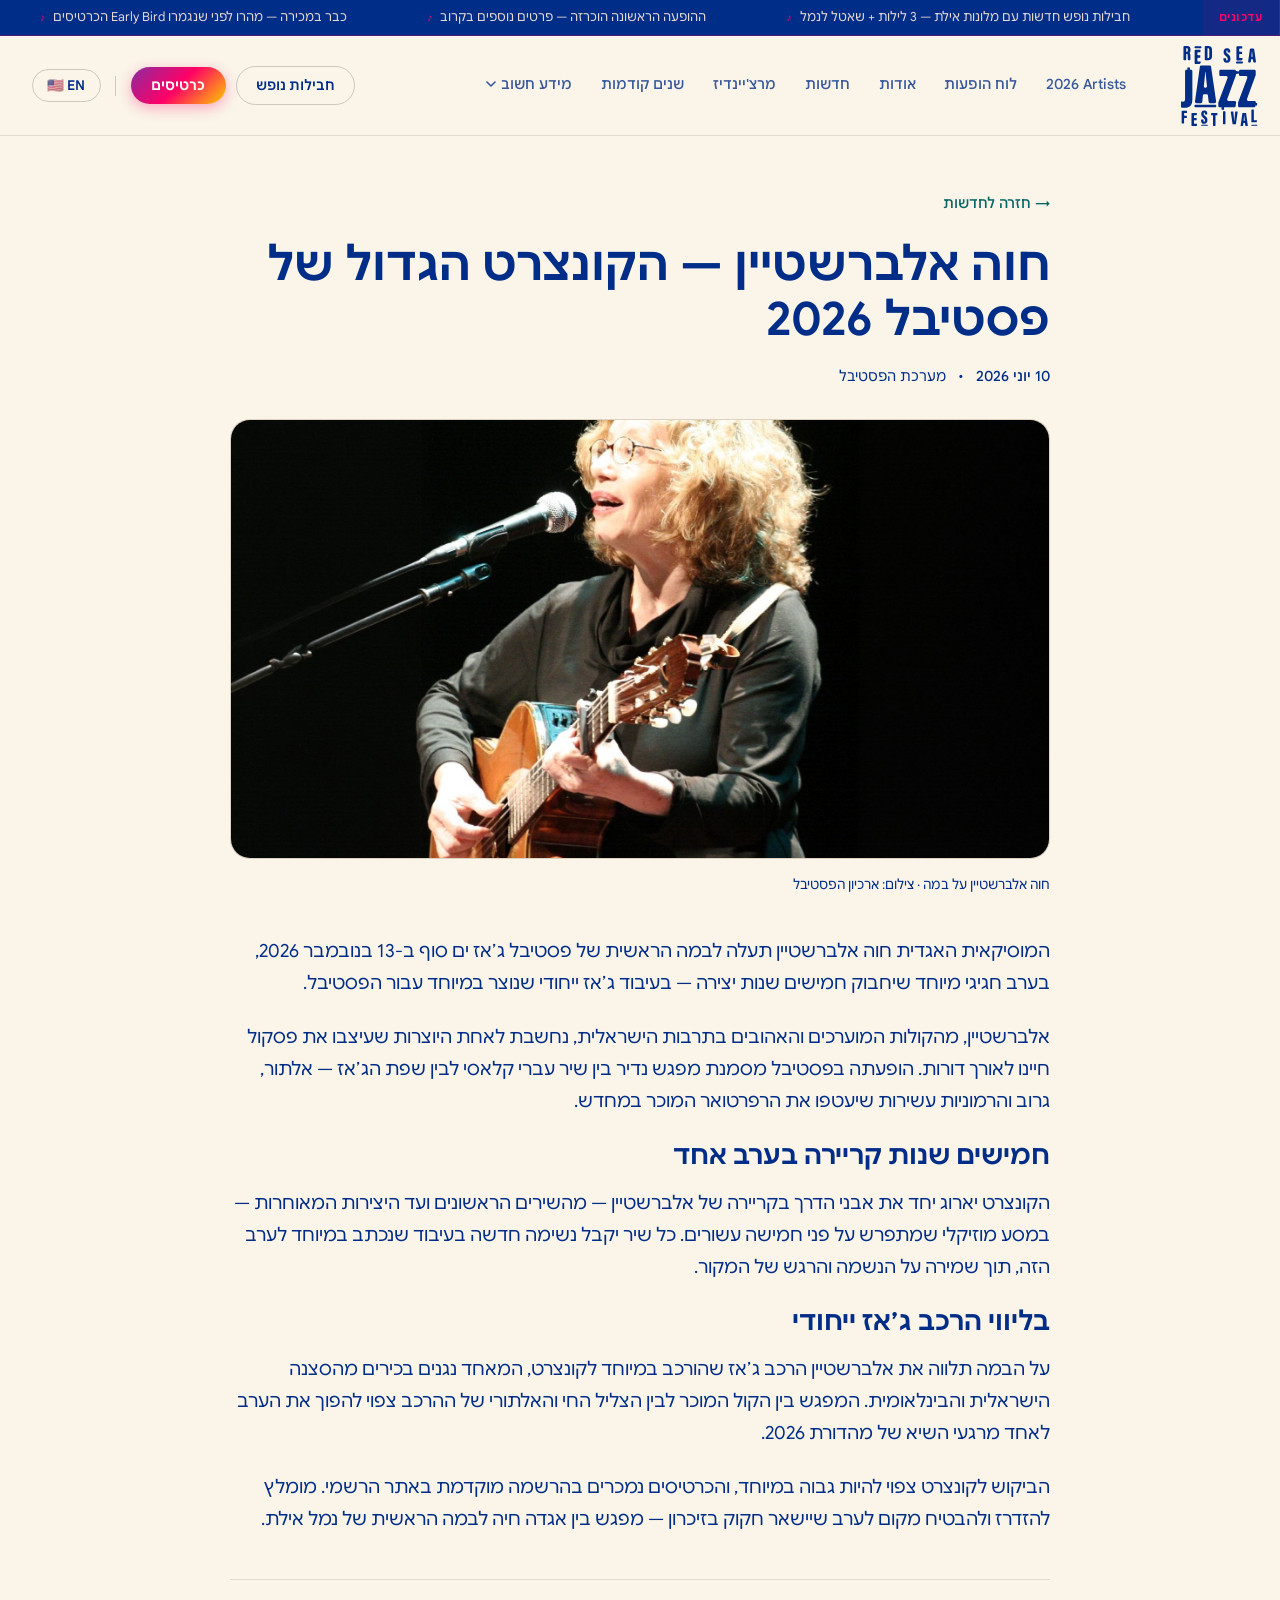
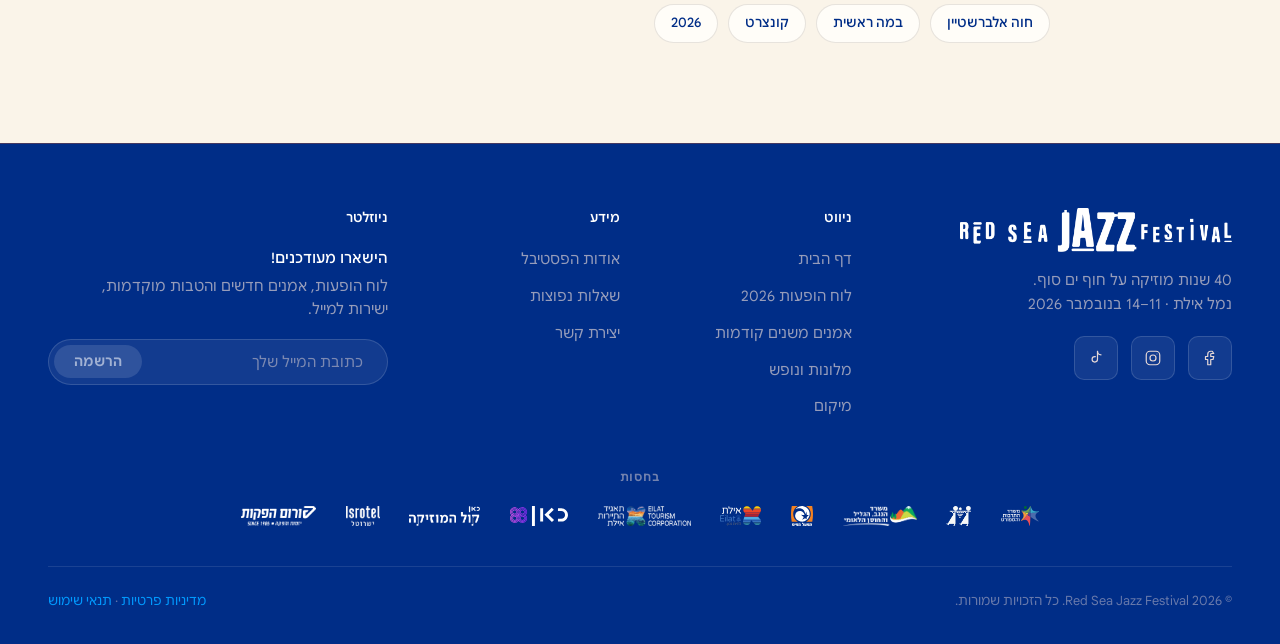
<file: article-hava.html>
<!DOCTYPE html>
<html lang="he" dir="rtl">
<head>
  <meta charset="UTF-8" />
  <meta name="viewport" content="width=device-width, initial-scale=1.0" />
  <title>חוה אלברשטיין — הקונצרט הגדול של פסטיבל 2026 · Red Sea Jazz Festival</title>
  <meta name="description" content="חוה אלברשטיין תעלה לבמה הראשית של פסטיבל ג'אז ים סוף ב-13 בנובמבר 2026 — ערב חגיגי עם ביצועים מ-50 שנות קריירה בליווי הרכב ג'אז ייחודי." />
  <meta name="keywords" content="Red Sea Jazz Festival, חדשות, חוה אלברשטיין, קונצרט, במה ראשית, 2026" />
  <meta property="og:title" content="חוה אלברשטיין — הקונצרט הגדול של פסטיבל 2026 · Red Sea Jazz Festival" />
  <meta property="og:description" content="13 בנובמבר 2026 · במה ראשית · 50 שנות קריירה בליווי הרכב ג'אז ייחודי" />
  <meta property="og:type" content="article" />
  <meta property="og:image" content="./Graphig assets/og-image.jpg" />
  <meta property="og:image:width" content="1200" />
  <meta property="og:image:height" content="630" />
  <meta property="og:locale" content="he_IL" />
  <meta property="og:site_name" content="Red Sea Jazz Festival" />
  <meta name="twitter:card" content="summary_large_image" />
  <meta name="twitter:title" content="חוה אלברשטיין — הקונצרט הגדול של פסטיבל 2026 · Red Sea Jazz Festival" />
  <meta name="twitter:image" content="./Graphig assets/og-image.jpg" />
  <meta name="theme-color" content="#FF0066" />
  <meta name="msapplication-TileColor" content="#FF0066" />
  <link rel="icon" type="image/x-icon" href="./favicon.ico" />
  <link rel="icon" type="image/png" sizes="16x16" href="./favicon-16x16.png" />
  <link rel="icon" type="image/png" sizes="32x32" href="./favicon-32x32.png" />
  <link rel="apple-touch-icon" sizes="180x180" href="./apple-touch-icon.png" />
  <link rel="manifest" href="./site.webmanifest" />
  <link rel="preconnect" href="https://fonts.googleapis.com" />
  <link rel="preconnect" href="https://fonts.gstatic.com" crossorigin />
  <link href="https://fonts.googleapis.com/css2?family=Hepta+Slab:wght@100;300;400;500;700;900&family=Noto+Sans+Hebrew:wght@300;400;500;700;900&display=swap" rel="stylesheet" />
  <style>
    /* ─── Google Sans (self-hosted, per-script via unicode-range: Hebrew + Latin/numbers) ─── */
    @font-face {
      font-family: 'Google Sans';
      src: url('./Graphig assets/fonts/GoogleSansHebrew-Variable.woff2') format('woff2-variations');
      font-weight: 400 700;
      font-style: normal;
      unicode-range: U+0590-05FF, U+FB1D-FB4F;
      font-display: swap;
    }
    @font-face {
      font-family: 'Google Sans';
      src: url('./Graphig assets/fonts/GoogleSansHebrew-Italic-Variable.woff2') format('woff2-variations');
      font-weight: 400 700;
      font-style: italic;
      unicode-range: U+0590-05FF, U+FB1D-FB4F;
      font-display: swap;
    }
    @font-face {
      font-family: 'Google Sans';
      src: url('./Graphig assets/fonts/GoogleSansLatin-Variable.woff2') format('woff2-variations');
      font-weight: 400 700;
      font-style: normal;
      unicode-range: U+0020-007E, U+00A0-00FF, U+2010-2011, U+2013-2015, U+2018-201A, U+201C-201E, U+2022, U+2026, U+2030, U+2032-2033, U+2039-203A, U+2044, U+20AA, U+20AC, U+2190, U+2192, U+21C4, U+2212, U+2248, U+25CF, U+2713;
      font-display: swap;
    }
    @font-face {
      font-family: 'Google Sans';
      src: url('./Graphig assets/fonts/GoogleSansLatin-Italic-Variable.woff2') format('woff2-variations');
      font-weight: 400 700;
      font-style: italic;
      unicode-range: U+0020-007E, U+00A0-00FF, U+2010-2011, U+2013-2015, U+2018-201A, U+201C-201E, U+2022, U+2026, U+2030, U+2032-2033, U+2039-203A, U+2044, U+20AA, U+20AC, U+2190, U+2192, U+21C4, U+2212, U+2248, U+25CF, U+2713;
      font-display: swap;
    }

    /* ─── RESET & BASE ─────────────────────────────────────────── */
    *, *::before, *::after { box-sizing: border-box; margin: 0; padding: 0; }

    :root {
      /* ── Light Mode palette (cream background, warm dark-brown text) ── */
      --bg:        #FAF4E9;
      --bg2:       #F3E9D6;
      --orange:    #FF0066;
      --primary:   #FF0066;
      --yellow:    #FFCC00;
      --red:       #FF0066;
      --pink:      #892CA0;
      --teal:      #0099FD;
      --warm-glow: var(--primary);
      --text:      #002D87; --text-rgb: 0,45,135;
      --muted:     #002D87; --yellow-text: #7A5C00; --teal-text: #086665; --orange-text: #C93C36; --orange-btn: #CF4943;
      --card-bg:   #FFFDF8;
      --border:    rgba(58,42,30,0.12);
      --border-strong: rgba(58,42,30,0.22);
      --btn-gradient:  linear-gradient(135deg, #892CA0, #FF0066, #FFCC00);
      --shadow:    rgba(58,42,30,0.10);
      --shadow-strong: rgba(58,42,30,0.16);
      --on-accent: #FFFDF8;
      --font:      'Google Sans', 'Hepta Slab', 'Noto Sans Hebrew', serif;
      --ticker-h:  36px;
      --nav-h:     100px;
    }
    :root:has(nav.scrolled) { --nav-h: 64px; }

    html { scroll-behavior: smooth; }
    body {
      font-family: var(--font);
      background: var(--bg);
      color: var(--text);
      line-height: 1.6;
      -webkit-font-smoothing: antialiased;
      overflow-x: hidden;
    }
    a { color: inherit; text-decoration: none; }
    img { max-width: 100%; height: auto; }

    /* ─── TICKER BAR ───────────────────────────────────────────── */
    .ticker-bar {
      position: fixed; top: 0; left: 0; right: 0;
      height: var(--ticker-h); z-index: 101;
      background: #002D87;
      display: flex; align-items: center;
      direction: ltr; overflow: hidden;
      border-bottom: 1px solid rgba(255,0,102,0.3);
    }
    .ticker-label {
      flex-shrink: 0; height: 100%;
      display: flex; align-items: center;
      padding: 0 1rem; font-size: 0.7rem; font-weight: 700;
      letter-spacing: 0.04em; color: var(--orange);
      background: rgba(255,0,102,0.08);
      border-right: 1px solid rgba(255,0,102,0.35);
      white-space: nowrap;
    }
    .ticker-track-wrap { flex: 1; overflow: hidden; position: relative; }
    .ticker-track {
      display: flex; gap: 0; direction: ltr;
      animation: ticker-scroll 28s linear infinite;
      will-change: transform; width: max-content;
    }
    .ticker-item {
      display: inline-flex; align-items: center; gap: 0.5rem;
      font-size: 0.78rem; color: #e6d8d6;
      padding: 0 2.5rem; white-space: nowrap;
    }
    .ticker-item::before { content: '♪'; color: var(--orange); font-size: 0.65rem; }
    @keyframes ticker-scroll { 0% { transform: translateX(0); } 100% { transform: translateX(-25%); } }
    @media (max-width: 700px) {
      :root { --ticker-h: 32px; }
      .ticker-label { padding: 0 0.7rem 0 0.9rem; font-size: 0.65rem; }
      .ticker-item { font-size: 0.73rem; padding: 0 1.8rem; }
    }

    /* ─── NAV ─────────────────────────────────────────────────── */
    nav {
      position: fixed; top: var(--ticker-h); width: 100%; z-index: 100;
      display: flex; align-items: center; height: 100px;
      background: rgba(250,244,233,0.94);
      -webkit-backdrop-filter: blur(10px); backdrop-filter: blur(10px);
      border-bottom: 1px solid var(--border);
      transition: background 0.35s, height 0.35s; overflow: hidden;
    }
    nav.scrolled {
      height: 64px; background: rgba(250,244,233,0.97);
      box-shadow: 0 2px 16px var(--shadow);
    }
    .nav-logo-tab {
      flex-shrink: 0; padding: 0.6rem 1.4rem;
      display: flex; align-items: center; justify-content: center;
      cursor: pointer; text-decoration: none;
      transition: opacity 0.2s, padding 0.35s;
    }
    .nav-logo-tab:hover { opacity: 0.75; }
    nav.scrolled .nav-logo-tab { padding: 0.25rem 1.4rem; }
    .nav-logo-img {
      height: 80px; width: auto; display: block;
      transition: height 0.35s;
    }
    nav.scrolled .nav-logo-img { height: 44px; }
    .nav-inner {
      flex: 1; display: flex; align-items: center;
      justify-content: space-between; padding: 0 2rem;
    }
    .nav-links {
      display: flex; gap: 1.8rem; list-style: none;
      font-size: 0.88rem; font-weight: 500;
    }
    .nav-links a {
      position: relative; padding-bottom: 3px;
      transition: color 0.25s; color: rgba(var(--text-rgb),0.78);
    }
    .nav-links a::after {
      content: ''; position: absolute; bottom: 0; inset-inline-end: 0;
      width: 0; height: 2px;
      background: linear-gradient(90deg, var(--primary), var(--primary));
      transition: width 0.3s;
    }
    .nav-links a:hover, .nav-links a.active {
      background: linear-gradient(90deg, var(--primary), var(--primary));
      -webkit-background-clip: text; background-clip: text; color: transparent;
    }
    .nav-links a:hover::after, .nav-links a.active::after { width: 100%; }
    .nav-links a.active { font-weight: 700; }
    /* ── Nav dropdown: "מידע חשוב" — הקישור היחיד בטול-בר עם תת-תפריט (3 בנים) ── */
    .nav-drop { position: relative; }
    .nav-drop-toggle {
      display: flex; align-items: center; gap: 0.35rem;
      background: none; border: none; padding: 0 0 3px; margin: 0;
      font: inherit; font-size: inherit; font-weight: 500;
      color: rgba(var(--text-rgb),0.78); cursor: pointer; position: relative;
    }
    .nav-drop-toggle::after {
      content: ''; position: absolute; bottom: 0; inset-inline-end: 0;
      width: 0; height: 2px;
      background: linear-gradient(90deg, var(--primary), var(--primary));
      transition: width 0.3s;
    }
    .nav-drop-toggle:hover, .nav-drop-toggle.open {
      background: linear-gradient(90deg, var(--primary), var(--primary));
      -webkit-background-clip: text; background-clip: text; color: transparent;
    }
    .nav-drop-toggle:hover::after, .nav-drop-toggle.open::after { width: 100%; }
    .nav-drop-toggle:hover .nav-drop-chevron, .nav-drop-toggle.open .nav-drop-chevron { color: var(--orange); }
    .nav-drop-chevron { transition: transform 0.25s; flex-shrink: 0; }
    .nav-drop-toggle.open .nav-drop-chevron { transform: rotate(180deg); }

    /* הפאנל מנותק ל-body ב-JS (portal) כדי לא להיחתך ע"י overflow:hidden של ה-nav */
    .nav-drop-panel {
      display: none; flex-direction: column;
      position: fixed; z-index: 150;
      background: #FAF4E9; border: 1px solid var(--border);
      border-radius: 14px; box-shadow: 0 14px 34px var(--shadow);
      padding: 0.55rem; min-width: 215px;
    }
    .nav-drop-panel.open { display: flex; }
    .nav-drop-panel > a {
      display: flex; align-items: center; justify-content: space-between; gap: 0.6rem;
      padding: 0.6rem 0.8rem; border-radius: 8px;
      font-size: 0.87rem; font-weight: 500; color: var(--text);
      white-space: nowrap; text-align: start;
      background: none; border: none; width: 100%; cursor: pointer; font-family: inherit;
    }
    .nav-drop-panel > a:hover { background: rgba(255,0,102,0.08); color: var(--primary); }
    .nav-drop-panel > a.active { color: var(--primary); font-weight: 700; }

    .nav-actions { display: flex; align-items: center; gap: 0.6rem; flex-shrink: 0; }
    .nav-btn-primary {
      background: var(--btn-gradient); color: var(--on-accent);
      border: none; border-radius: 50px;
      padding: 0.5rem 1.3rem; font-size: 0.85rem; font-weight: 700;
      cursor: pointer; box-shadow: 0 4px 14px rgba(255,0,102,0.32);
      transition: transform 0.2s, box-shadow 0.2s;
      text-decoration: none; display: inline-block;
    }
    .nav-btn-primary:hover { transform: translateY(-2px); box-shadow: 0 6px 22px rgba(255,0,102,0.45); }
    .nav-btn-secondary {
      background: transparent; color: var(--text);
      border: 1.5px solid var(--border-strong); border-radius: 50px;
      padding: 0.48rem 1.2rem; font-size: 0.85rem; font-weight: 600;
      cursor: pointer; transition: border-color 0.2s, color 0.2s, transform 0.2s;
      text-decoration: none; display: inline-block;
    }
    .nav-btn-secondary:hover { border-color: var(--orange); color: var(--orange); transform: translateY(-2px); }
    .nav-lang-sep { width: 1px; height: 20px; flex-shrink: 0; background: var(--border-strong); margin-inline: 0.3rem; }
    .nav-btn-lang {
      background: transparent; color: var(--text);
      border: 1.5px solid var(--border-strong); border-radius: 50px;
      padding: 0.45rem 0.9rem; font-size: 0.85rem; font-weight: 600;
      cursor: pointer; display: flex; align-items: center; gap: 0.35rem;
      transition: border-color 0.2s, color 0.2s; font-family: var(--font);
    }
    .nav-btn-lang:hover { border-color: var(--orange); color: var(--primary); }
    .hamburger { display: none; flex-direction: column; gap: 5px; cursor: pointer; border: none; background: transparent; }
    .hamburger span { width: 24px; height: 2px; background: var(--text); border-radius: 2px; transition: 0.3s; }
    /* תפריט פתוח: שני הפסים החיצוניים מסתובבים ל-X, האמצעי נעלם */
    .hamburger[aria-expanded="true"] span:nth-child(1) { transform: translateY(7px) rotate(45deg); }
    .hamburger[aria-expanded="true"] span:nth-child(2) { opacity: 0; }
    .hamburger[aria-expanded="true"] span:nth-child(3) { transform: translateY(-7px) rotate(-45deg); }

    /* ─── RESPONSIVE ──────────────────────────────────────────── */
    /* מוסתרים כברירת מחדל (דסקטופ); נחשפים/ממוקמים בתוך המדיה קוורי של מובייל למטה */
    .nav-link-mobile-flat, .nav-mobile-menu-actions { display: none; }
    /* עטיפת הפאנל שקופה לחלוטין בדסקטופ — לא משפיעה על ה-flex של nav-inner */
    .mobile-menu-panel { display: contents; }
    @media (max-width: 900px) {
      /* טולבר מקופל: גריד 3 עמודות — המבורגר צמוד לשוליים הימניים, הלוגו במרכז,
         כרטיסים צמוד לשוליים השמאליים. nav-inner/nav-actions הופכים ל-display:contents
         כדי שהילדים שלהם (hamburger/tickets) ישתתפו ישירות בגריד של ה-nav. */
      nav { display: grid; grid-template-columns: 1fr auto 1fr; padding-inline: 16px; }
      .nav-inner { display: contents; padding: 0; }
      .nav-actions { display: contents; }
      .nav-links { display: none; }
      .nav-btn-secondary { display: none; }
      .nav-logo-tab { grid-column: 2; grid-row: 1; justify-self: center; padding: 0.5rem 1rem; }
      /* לוגו במצב התחלתי (לא-scrolled) במובייל — מעט גדול יותר מברירת המחדל
         הישנה (48px), עדיין קטן משמעותית מהדסקטופ (80px). nav.scrolled ממשיך
         לכווץ ל-44px כרגיל, בלי קשר לגודל הזה. */
      .nav-logo-img { height: 56px; }
      .hamburger { display: flex; grid-column: 1; grid-row: 1; justify-self: start; }
      /* כפתור הכרטיסים של הטולבר הקבוע: יושב בעמודה השלישית (הפנויה
         כש-hamburger=col1 ו-logo=col2), צמוד לשוליים השמאליים. כשהתפריט
         נפתח מוחלף ע"י הגרסה שבתוך .nav-mobile-menu-actions (למטה). */
      .nav-actions > .nav-btn-primary { grid-column: 3; grid-row: 1; justify-self: end; }
      body.mobile-nav-open .nav-actions > .nav-btn-primary { display: none; }
      /* כפתור ה-EN של הדסקטופ (בתוך nav-actions) לא מקבל grid-column ייעודי —
         מסתירים אותו במובייל כדי שלא יישאר "תקוע" כפריט גריד בלי מיקום; הגרסה
         המובילית שלו עברה ל-.nav-mobile-menu-actions. */
      .nav-lang-sep, .nav-actions > #langBtn { display: none; }
      /* "מידע חשוב": בדסקטופ dropdown, במובייל שטוח — 3 קישורים נפרדים
         באותה שורה אחד-מתחת-לשני כמו שאר קישורי התפריט. */
      #navInfoDrop { display: none; }
      .nav-link-mobile-flat { display: block; }
      /* פאנל התפריט הפתוח: מתחיל בדיוק מתחת ל-nav (שלא זז בין פתוח/סגור —
         לכן ההמבורגר/X נשאר באותו מיקום). סטריפ העדכונים נשאר fixed במיקומו
         המקורי (top:0, מעל ה-nav) גם כשהתפריט פתוח — לא זז ולא מתנתק. */
      .mobile-menu-panel.open {
        display: flex; flex-direction: column;
        position: fixed; inset: 0; top: calc(var(--ticker-h) + var(--nav-h));
        background: rgba(250,244,233,0.98); -webkit-backdrop-filter: blur(10px); backdrop-filter: blur(10px);
        z-index: 99;
        overflow-y: auto; -webkit-overflow-scrolling: touch; overscroll-behavior: contain;
      }
      .mobile-menu-panel.open .nav-links {
        display: flex; flex-direction: column;
        padding: 2rem; gap: 1.5rem; font-size: 1.2rem;
      }
      /* פס הגלילה של הפאנל שקוף כברירת מחדל ומופיע רק בזמן גלילה בפועל
         (מחלקת .scrolling מתווספת/מוסרת ע"י JS) — לא נשאר צבוע כל הזמן. */
      .mobile-menu-panel.open::-webkit-scrollbar-thumb { background: transparent; transition: background 0.25s; }
      .mobile-menu-panel.open.scrolling::-webkit-scrollbar-thumb { background: var(--orange); }
      /* כרטיסים + שפה בזמן שהתפריט פתוח: יושבים ב-nav עצמו (לא ב-.nav-links)
         כדי לא לרשת את עיצוב .nav-links a — 16px מהשוליים השמאליים (padding-inline
         של ה-nav), אותה שורה כמו כפתור ה-X. */
      .nav-mobile-menu-actions {
        display: none; align-items: center; gap: 0.6rem;
        grid-column: 3; grid-row: 1; justify-self: end;
      }
      body.mobile-nav-open .nav-mobile-menu-actions { display: flex; }
      /* תפריט פתוח: הלוגו מוסתר, במקומו כרטיסים+שפה (.nav-mobile-menu-actions) */
      body.mobile-nav-open .nav-logo-tab { display: none; }
    }

    /* ─── ARTICLE BODY ─────────────────────────────────────────── */
    /* רקע שמנת מלא — Light Mode (Figma node 239:979). דף כתבה זה אינו עוגן כהה. */
    .article-body {
      background: var(--bg);
      padding-top: calc(var(--ticker-h) + var(--nav-h) + 56px);
      padding-bottom: 100px;
      display: flex; flex-direction: column; align-items: center;
      min-height: 100vh;
    }
    .article-column {
      width: 820px; max-width: calc(100% - 48px);
      min-width: 0;
      display: flex; flex-direction: column; align-items: stretch;
      overflow-wrap: break-word; word-break: break-word;
    }

    /* חזרה לחדשות */
    .article-back {
      display: inline-flex; align-items: center; gap: 6px;
      align-self: flex-start;
      font-family: 'Google Sans', 'Hepta Slab', 'Noto Sans Hebrew', sans-serif;
      font-size: 0.875rem; font-weight: 500;
      color: var(--teal-text);
      transition: opacity 0.2s, gap 0.2s;
      margin-bottom: 24px;
    }
    .article-back:hover { opacity: 0.75; gap: 10px; }

    /* כותרת-על / קטגוריה */
    /* כותרת ראשית */
    .article-title {
      font-family: 'Google Sans', 'Hepta Slab', 'Noto Sans Hebrew', sans-serif;
      font-size: clamp(2rem, 5vw, 2.875rem);
      font-weight: 900; line-height: 1.18;
      color: var(--text); text-align: right;
      margin-bottom: 18px;
    }

    /* מטא — תאריך פרסום + מחבר */
    .article-meta {
      display: flex; align-items: center; gap: 12px;
      font-family: 'Google Sans', 'Hepta Slab', 'Noto Sans Hebrew', sans-serif;
      font-size: 0.875rem; font-weight: 400;
      margin-bottom: 32px;
    }
    .article-meta-date { color: var(--text); font-weight: 500; }
    .article-meta-sep { color: var(--muted); }
    .article-meta-author { color: var(--muted); }

    /* תמונה ראשית */
    .article-hero {
      width: 100%; height: 440px;
      background: var(--bg2);
      border: 1px solid var(--border);
      border-radius: 20px; overflow: hidden;
      display: flex; align-items: center; justify-content: center;
    }
    .article-hero img { width: 100%; height: 100%; object-fit: cover; display: block; }
    .article-hero-placeholder {
      font-family: 'Google Sans', 'Hepta Slab', 'Noto Sans Hebrew', sans-serif;
      font-size: 1rem; font-weight: 500;
      color: rgba(138,114,86,0.7);
    }
    .article-caption {
      font-family: 'Google Sans', 'Hepta Slab', 'Noto Sans Hebrew', sans-serif;
      font-size: 0.8125rem; color: var(--muted);
      text-align: right; line-height: 1.5;
      margin-top: 16px; margin-bottom: 40px;
    }

    /* גוף הכתבה */
    .article-lead {
      font-family: 'Google Sans', 'Hepta Slab', 'Noto Sans Hebrew', sans-serif;
      font-size: 1.3125rem; font-weight: 500;
      line-height: 1.62; color: var(--text);
      text-align: right; margin-bottom: 22px;
    }
    .article-content p {
      font-family: 'Google Sans', 'Hepta Slab', 'Noto Sans Hebrew', sans-serif;
      font-size: 1.125rem; font-weight: 400;
      line-height: 1.78; color: var(--muted);
      text-align: right; margin-bottom: 22px;
    }
    .article-content h2 {
      font-family: 'Google Sans', 'Hepta Slab', 'Noto Sans Hebrew', sans-serif;
      font-size: 1.625rem; font-weight: 700;
      line-height: 1.3; color: var(--text);
      text-align: right; margin-top: 16px; margin-bottom: 14px;
    }

    /* מפריד */
    .article-divider {
      height: 1px; width: 100%;
      background: var(--border);
      border: none; margin: 22px 0 24px;
    }

    /* תגיות */
    .article-tags { display: flex; flex-wrap: wrap; gap: 10px; }
    .article-tag {
      display: inline-flex; align-items: center;
      background: var(--card-bg);
      border: 1px solid var(--border);
      border-radius: 100px;
      padding: 8px 16px;
      font-family: 'Google Sans', 'Hepta Slab', 'Noto Sans Hebrew', sans-serif;
      font-size: 0.8125rem; font-weight: 500;
      color: var(--text);
      transition: border-color 0.2s, color 0.2s, transform 0.2s;
    }
    .article-tag:hover { border-color: var(--orange); color: var(--orange); transform: translateY(-2px); }

    @media (max-width: 700px) {
      /* מרחק מהטולבר העליון מצומצם ל-24px בלבד (במקום ה-56px של הדסקטופ) */
      .article-body { padding-top: calc(var(--ticker-h) + var(--nav-h) + 24px); padding-bottom: 64px; }
      .article-title { font-size: 2.25rem; line-height: 1.22; }
      .article-hero { height: 240px; }
      .article-lead { font-size: 1.125rem; }
      .article-content p { font-size: 1rem; }
      .article-content h2 { font-size: 1.375rem; }
      /* יעד מגע נוח (~44px) בלי לשנות את המרווח החזותי */
      .article-back {
        min-height: 44px;
        padding-block: 10px;
        margin-block: -10px 14px;
      }
      .article-tag { min-height: 44px; }
    }

    @media (max-width: 380px) {
      .article-column { max-width: calc(100% - 32px); }
      .article-title { font-size: 2rem; }
    }
      /* טלפונים קטנים מאוד (~≤400px): ה-toolbar (לוגו + כפתור כרטיסים + EN + המבורגר)
       צר מדי לכל האלמנטים במידותיהם הרגילות — הם נדחקים החוצה משמאל וה-nav
       (overflow:hidden) חותך את ההמבורגר לגמרי. מצמצמים padding/gap/font כדי
       שהכול יישאר בתוך הרוחב הזמין. */
    @media (max-width: 400px) {
      .nav-logo-tab { padding: 0.4rem 0.6rem; }
      .nav-inner { padding: 0 0.5rem; }
      .nav-btn-primary { padding: 0.5rem 0.8rem; font-size: 0.78rem; }
      /* מגדיל את שטח המגע ל-~44×44px בלי לשנות את הפריסה החזותית (padding מתקזז ע"י margin שלילי זהה).
         סימטרי — ההמבורגר יושב לבדו בקצה עמודת הגריד הימנית, אין יותר כפתור EN צמוד אליו. */
      .hamburger { padding: 14px; margin: -14px; }
    }
</style>
</head>
<body>

  <!-- ── TICKER BAR ── -->
  <div class="ticker-bar" role="status" aria-live="off" aria-label="עדכוני פסטיבל">
    <div class="ticker-track-wrap">
      <div class="ticker-track" id="tickerTrack">
        <span class="ticker-item">הכרטיסים Early Bird כבר במכירה — מהרו לפני שנגמרו</span>
        <span class="ticker-item">ההופעה הראשונה הוכרזה — פרטים נוספים בקרוב</span>
        <span class="ticker-item">חבילות נופש חדשות עם מלונות אילת — 3 לילות + שאטל לנמל</span>
        <span class="ticker-item">11–14 בנובמבר 2026 · נמל אילת · 40 שנות פסטיבל ג׳אז ים סוף</span>
        <span class="ticker-item">הכרטיסים Early Bird כבר במכירה — מהרו לפני שנגמרו</span>
        <span class="ticker-item">ההופעה הראשונה הוכרזה — פרטים נוספים בקרוב</span>
        <span class="ticker-item">חבילות נופש חדשות עם מלונות אילת — 3 לילות + שאטל לנמל</span>
        <span class="ticker-item">11–14 בנובמבר 2026 · נמל אילת · 40 שנות פסטיבל ג׳אז ים סוף</span>
        <span class="ticker-item">הכרטיסים Early Bird כבר במכירה — מהרו לפני שנגמרו</span>
        <span class="ticker-item">ההופעה הראשונה הוכרזה — פרטים נוספים בקרוב</span>
        <span class="ticker-item">חבילות נופש חדשות עם מלונות אילת — 3 לילות + שאטל לנמל</span>
        <span class="ticker-item">11–14 בנובמבר 2026 · נמל אילת · 40 שנות פסטיבל ג׳אז ים סוף</span>
      </div>
    </div>
    <span class="ticker-label">עדכונים</span>
  </div>

  <!-- ── NAV ── -->
  <nav id="navbar">
    <a class="nav-logo-tab" href="./index.html">
      <img src="State=Vertical.svg?v=3" alt="Red Sea Jazz Festival" class="nav-logo-img" width="77" height="80" />
    </a>
    <div class="nav-inner">
      <div class="mobile-menu-panel" id="mobileMenuPanel">
      <ul class="nav-links" id="navLinks">
        <li class="nav-link-mobile-flat"><a href="./index.html" data-he="דף הבית" data-en="Home">דף הבית</a></li>
        <li><a href="./index.html#artist-lineup-text" data-he="2026 Artists" data-en="2026 Artists" dir="ltr">2026 Artists</a></li>
        <li><a href="./lineup.html" data-he="לוח הופעות" data-en="Schedule">לוח הופעות</a></li>
        <li class="nav-link-mobile-flat"><a href="https://www.hotels.com/" target="_blank" rel="noopener" data-he="חבילות לינה" data-en="Stay Packages">חבילות לינה</a></li>
        <li><a href="./about.html" data-he="אודות" data-en="About">אודות</a></li>
        <li><a href="./index.html#news" data-he="חדשות" data-en="News">חדשות</a></li>
        <li><a href="./merch.html" data-he="מרצ'יינדיז" data-en="Merch">מרצ'יינדיז</a></li>
        <li><a href="./past-artists.html" data-he="שנים קודמות" data-en="Past Artists">שנים קודמות</a></li>
        <li class="nav-drop" id="navInfoDrop">
          <button type="button" class="nav-drop-toggle" id="navDropBtn" aria-haspopup="true" aria-expanded="false" onclick="toggleNavDrop(event)" data-he="מידע חשוב" data-en="Important Info">
            מידע חשוב
            <svg class="nav-drop-chevron" width="10" height="6" viewBox="0 0 10 6" fill="none" aria-hidden="true"><path d="M1 1l4 4 4-4" stroke="currentColor" stroke-width="1.6" stroke-linecap="round" stroke-linejoin="round"/></svg>
          </button>
          <div class="nav-drop-panel" id="navDropPanel">
            <!-- הסעות: לינק חיצוני placeholder — יש לעדכן כשיתקבל קישור סופי -->
            <a href="#" data-he="הסעות" data-en="Shuttles">הסעות</a>
            <a href="./faq.html" data-he="שאלות נפוצות" data-en="FAQ">שאלות נפוצות</a>
            <a href="./contact.html" data-he="יצירת קשר" data-en="Contact">יצירת קשר</a>
          </div>
        </li>
        <!-- גרסת מובייל של "מידע חשוב": שלושת הקישורים שטוחים, בלי קיבוץ תחת dropdown
             (בדסקטופ הם מוצגים דרך #navInfoDrop למעלה; הקישורים האלה מוסתרים שם). -->
        <li class="nav-link-mobile-flat"><a href="#" data-he="הסעות" data-en="Shuttles">הסעות</a></li>
        <li class="nav-link-mobile-flat"><a href="./faq.html" data-he="שאלות נפוצות" data-en="FAQ">שאלות נפוצות</a></li>
        <li class="nav-link-mobile-flat"><a href="./contact.html" data-he="יצירת קשר" data-en="Contact">יצירת קשר</a></li>
      </ul>
      </div>
      <div class="nav-actions">
        <a class="nav-btn-secondary" data-he="חבילות נופש" data-en="Stay Packages"
          href="./index.html#hotels" rel="noopener">חבילות נופש</a>
        <a class="nav-btn-primary" data-he="כרטיסים" data-en="Tickets"
          href="https://www.ticketmaster.co.il/homepage/ALL/iw" target="_blank" rel="noopener">כרטיסים</a>
        <div class="nav-lang-sep"></div>
        <button class="nav-btn-lang" id="langBtn" onclick="switchLang()">🇺🇸 EN</button>
        <button class="hamburger" id="hamburger" aria-label="תפריט ניווט" aria-expanded="false" onclick="toggleMenu()">
          <span></span><span></span><span></span>
        </button>
      </div>
    </div>

    <!-- כרטיסים + שפה בזמן שתפריט המובייל פתוח: יושבים ישירות ב-nav (לא בתוך
         ה-ul) כדי לא לרשת את עיצוב הקישורים של .nav-links (שגרם לצבע/פונט
         שבורים כשהיו בתוך הרשימה). מוצג רק כש-body.mobile-nav-open, בשוליים
         השמאליים של ה-nav, 16px מהקצה — סימטרי לכפתור ה-X בצד הימני. -->
    <div class="nav-mobile-menu-actions" id="navMobileMenuActions">
      <a class="nav-btn-primary" data-he="כרטיסים" data-en="Tickets" href="https://www.ticketmaster.co.il/homepage/ALL/iw" target="_blank" rel="noopener">כרטיסים</a>
      <button class="nav-btn-lang" id="langBtnMobile" onclick="switchLang()">🇺🇸 EN</button>
    </div>

  </nav>

  <!-- ── ARTICLE BODY ── -->
  <article class="article-body">
    <div class="article-column">

      <a class="article-back" href="./index.html#news">→ חזרה לחדשות</a>

      <h1 class="article-title">חוה אלברשטיין — הקונצרט הגדול של פסטיבל 2026</h1>

      <div class="article-meta">
        <time class="article-meta-date" datetime="2026-06-10">10 יוני 2026</time>
        <span class="article-meta-sep">•</span>
        <span class="article-meta-author">מערכת הפסטיבל</span>
      </div>

      <figure class="article-hero" aria-label="תמונה ראשית של הכתבה">
        <img src="./Graphig assets/artist-photos/chava-alberstein.jpg" alt="חוה אלברשטיין שרה ומנגנת בגיטרה אקוסטית מול המיקרופון על הבמה" width="1200" height="480" style="width:100%;height:100%;object-fit:cover;display:block;">
      </figure>
      <p class="article-caption">חוה אלברשטיין על במה · צילום: ארכיון הפסטיבל</p>

      <div class="article-content">
        <p class="article-lead">המוסיקאית האגדית חוה אלברשטיין תעלה לבמה הראשית של פסטיבל ג׳אז ים סוף ב-13 בנובמבר 2026, בערב חגיגי מיוחד שיחבוק חמישים שנות יצירה — בעיבוד ג׳אז ייחודי שנוצר במיוחד עבור הפסטיבל.</p>

        <p>אלברשטיין, מהקולות המוערכים והאהובים בתרבות הישראלית, נחשבת לאחת היוצרות שעיצבו את פסקול חיינו לאורך דורות. הופעתה בפסטיבל מסמנת מפגש נדיר בין שיר עברי קלאסי לבין שפת הג׳אז — אלתור, גרוב והרמוניות עשירות שיעטפו את הרפרטואר המוכר במחדש.</p>

        <h2>חמישים שנות קריירה בערב אחד</h2>
        <p>הקונצרט יארוג יחד את אבני הדרך בקריירה של אלברשטיין — מהשירים הראשונים ועד היצירות המאוחרות — במסע מוזיקלי שמתפרש על פני חמישה עשורים. כל שיר יקבל נשימה חדשה בעיבוד שנכתב במיוחד לערב הזה, תוך שמירה על הנשמה והרגש של המקור.</p>

        <h2>בליווי הרכב ג׳אז ייחודי</h2>
        <p>על הבמה תלווה את אלברשטיין הרכב ג׳אז שהורכב במיוחד לקונצרט, המאחד נגנים בכירים מהסצנה הישראלית והבינלאומית. המפגש בין הקול המוכר לבין הצליל החי והאלתורי של ההרכב צפוי להפוך את הערב לאחד מרגעי השיא של מהדורת 2026.</p>

        <p>הביקוש לקונצרט צפוי להיות גבוה במיוחד, והכרטיסים נמכרים בהרשמה מוקדמת באתר הרשמי. מומלץ להזדרז ולהבטיח מקום לערב שיישאר חקוק בזיכרון — מפגש בין אגדה חיה לבמה הראשית של נמל אילת.</p>
      </div>

      <hr class="article-divider" />

      <div class="article-tags">
        <a class="article-tag" href="./index.html#news">חוה אלברשטיין</a>
        <a class="article-tag" href="./index.html#news">במה ראשית</a>
        <a class="article-tag" href="./index.html#news">קונצרט</a>
        <a class="article-tag" href="./index.html#news">2026</a>
      </div>

    </div>
  </article>

  <!-- ── FOOTER (injected by footer.js) ── -->
  <footer id="site-footer"></footer>
  <script src="./footer.js?v=2"></script>

  <script>
    // Nav scroll shrink
    const navbar = document.getElementById('navbar');
    window.addEventListener('scroll', function() {
      if (window.scrollY > 40) {
        navbar.classList.add('scrolled');
        document.documentElement.style.setProperty('--nav-h', '64px');
      } else {
        navbar.classList.remove('scrolled');
        document.documentElement.style.setProperty('--nav-h', '100px');
      }
    }, { passive: true });

    // Mobile menu toggle
    function toggleMenu() {
      const hb = document.getElementById('hamburger');
      const panel = document.getElementById('mobileMenuPanel');
      const isOpen = panel?.classList.contains('open');
      if (hb) hb.setAttribute('aria-expanded', isOpen ? 'false' : 'true');
      if (!panel) return;
      if (!isOpen) {
        // פתיחה: ה-nav מכיל overflow:hidden + backdrop-filter (שיוצר containing block
        // ל-position:fixed) — זה חותך את תפריט המובייל המסך-מלא. לכן מנתקים זמנית ל-body.
        // סטריפ העדכונים (.ticker-bar) לא זז ולא מתנתק — הוא נשאר fixed במיקומו
        // המקורי מעל ה-nav תמיד, גם כשהתפריט פתוח.
        if (panel.parentElement !== document.body) {
          panel.__origParent = panel.parentElement;
          panel.__origNext = panel.nextSibling;
          document.body.appendChild(panel);
        }
        panel.classList.add('open');
        document.body.classList.add('mobile-nav-open');
        document.documentElement.style.overflow = 'hidden';
        document.body.style.overflow = 'hidden';
        // פס הגלילה הכתום מופיע רק בזמן גלילה בפועל בתוך הפאנל, ונעלם
        // כמה רגעים אחרי שהגלילה נעצרת (לא נשאר צבוע כל הזמן על המסך).
        if (!panel.__scrollListenerAttached) {
          panel.__scrollListenerAttached = true;
          panel.addEventListener('scroll', () => {
            panel.classList.add('scrolling');
            clearTimeout(panel.__scrollHideTimer);
            panel.__scrollHideTimer = setTimeout(() => panel.classList.remove('scrolling'), 800);
          }, { passive: true });
        }
      } else {
        panel.classList.remove('open');
        closeNavDrop();
        if (panel.__origParent) {
          panel.__origParent.insertBefore(panel, panel.__origNext);
        }
        document.body.classList.remove('mobile-nav-open');
        document.documentElement.style.overflow = '';
        document.body.style.overflow = '';
      }
    }

    // לחיצה על קישור ניווט בתוך התפריט הנייד הפתוח (למשל "ליין אפ") סוגרת
    // אותו — בלעדי זה, גלילת עוגן באותו עמוד (כמו #artist-lineup-text)
    // מתבצעת בפועל אבל נשארת מוסתרת מתחת לפאנל שנשאר פתוח, ונראית כאילו
    // הלחיצה "לא מובילה לשום מקום".
    document.getElementById('mobileMenuPanel')?.addEventListener('click', function(e) {
      if (e.target.closest('a[href]') && document.body.classList.contains('mobile-nav-open')) {
        toggleMenu();
      }
    });

    // ── תפריט "מידע חשוב" (dropdown יחיד ברמה אחת) ─────────────────
    (function initNavDrop() {
      var panel = document.getElementById('navDropPanel');
      if (panel && panel.parentElement !== document.body) {
        document.body.appendChild(panel);
      }
    })();

    function positionNavDropPanel() {
      var btn = document.getElementById('navDropBtn');
      var panel = document.getElementById('navDropPanel');
      if (!btn || !panel) return;
      var r = btn.getBoundingClientRect();
      var panelWidth = panel.offsetWidth || 220;
      var right = window.innerWidth - r.right;
      right = Math.max(8, Math.min(right, window.innerWidth - panelWidth - 8));
      panel.style.top = (r.bottom + 10) + 'px';
      panel.style.right = right + 'px';
      panel.style.left = 'auto';
    }

    function toggleNavDrop(e) {
      if (e) e.stopPropagation();
      var btn = document.getElementById('navDropBtn');
      var panel = document.getElementById('navDropPanel');
      if (!btn || !panel) return;
      var willOpen = !panel.classList.contains('open');
      if (willOpen) positionNavDropPanel();
      panel.classList.toggle('open', willOpen);
      btn.classList.toggle('open', willOpen);
      btn.setAttribute('aria-expanded', willOpen ? 'true' : 'false');
    }

    function closeNavDrop() {
      var btn = document.getElementById('navDropBtn');
      var panel = document.getElementById('navDropPanel');
      if (panel) panel.classList.remove('open');
      if (btn) { btn.classList.remove('open'); btn.setAttribute('aria-expanded', 'false'); }
    }

    document.addEventListener('click', function (e) {
      var btn = document.getElementById('navDropBtn');
      var panel = document.getElementById('navDropPanel');
      if (!panel || !panel.classList.contains('open')) return;
      if (btn && btn.contains(e.target)) return;
      if (panel.contains(e.target)) return;
      closeNavDrop();
    });

    window.addEventListener('resize', function () {
      var panel = document.getElementById('navDropPanel');
      if (panel && panel.classList.contains('open')) positionNavDropPanel();
    });


    // Language switch (UI toggle, preserves Hebrew as default)
    let currentLang = 'he';
    function switchLang() {
      currentLang = currentLang === 'he' ? 'en' : 'he';
      document.querySelectorAll('.nav-btn-lang').forEach(el => {
        el.textContent = currentLang === 'he' ? '🇺🇸 EN' : '🇮🇱 HE';
      });
      document.querySelectorAll('[data-he]').forEach(el => {
        el.textContent = el.getAttribute('data-' + currentLang) || el.textContent;
      });
    }
  </script>
  <script src="./page-transitions.js"></script>
</body>
</html>
</file>
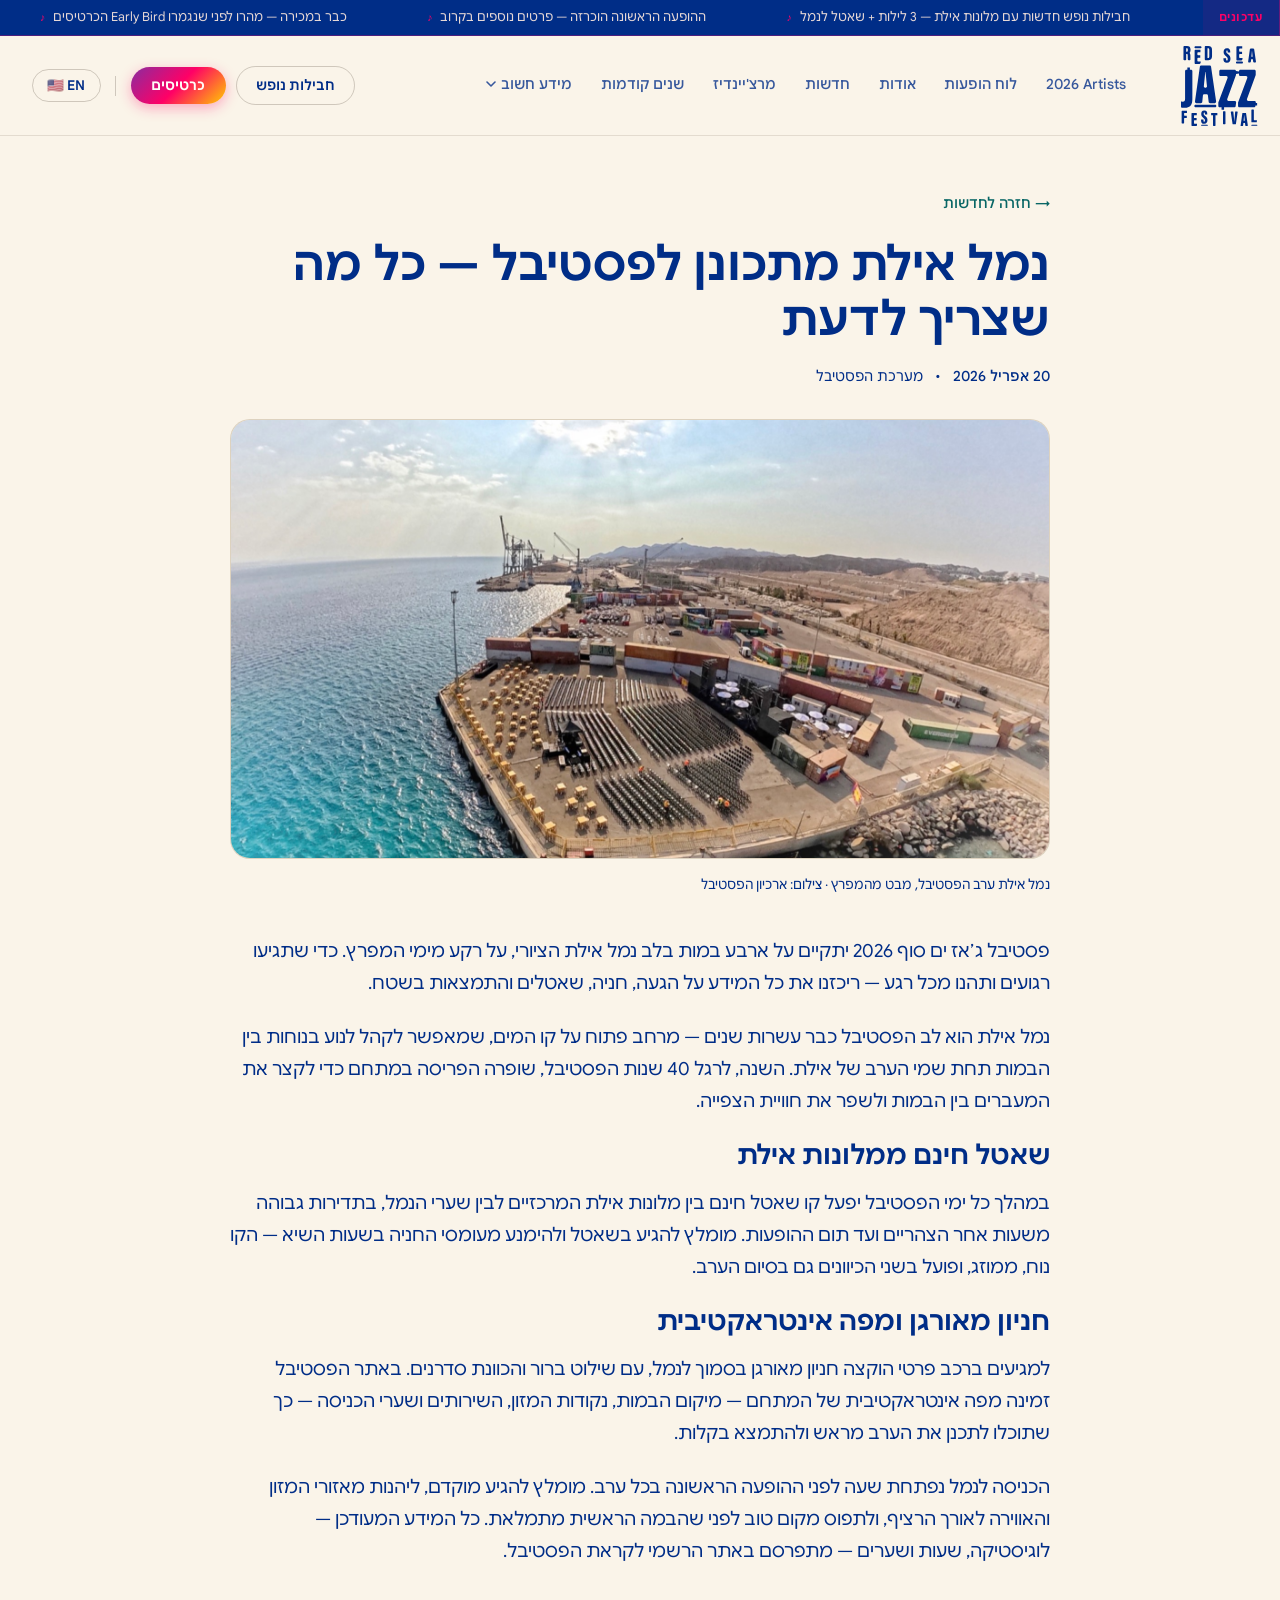
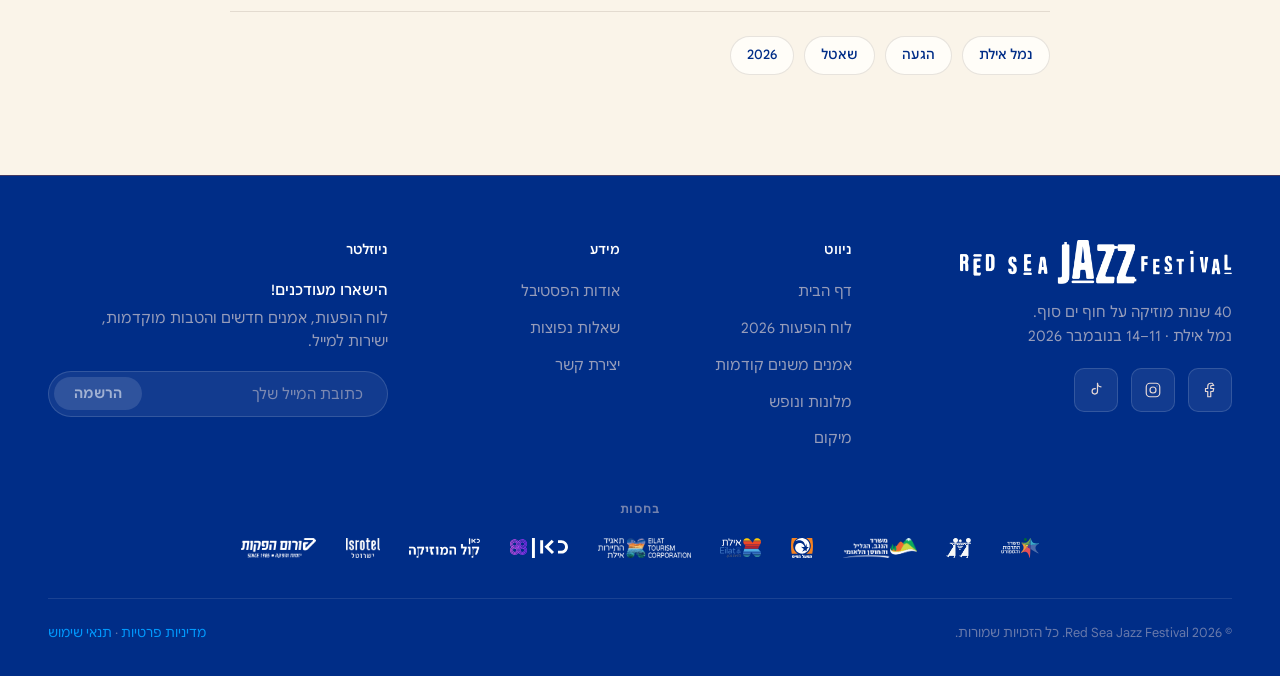
<file: article-port.html>
<!DOCTYPE html>
<html lang="he" dir="rtl">
<head>
  <meta charset="UTF-8" />
  <meta name="viewport" content="width=device-width, initial-scale=1.0" />
  <title>נמל אילת מתכונן לפסטיבל — הגעה ולוגיסטיקה · Red Sea Jazz Festival</title>
  <meta name="description" content="הכל על ההגעה לפסטיבל ג'אז ים סוף 2026 בנמל אילת — 4 במות, שאטל חינם ממלונות אילת, חניון מאורגן ומפה אינטראקטיבית." />
  <meta name="keywords" content="Red Sea Jazz Festival, חדשות, נמל אילת, הגעה, שאטל, לוגיסטיקה, 2026" />
  <meta property="og:title" content="נמל אילת מתכונן לפסטיבל — הגעה ולוגיסטיקה · Red Sea Jazz Festival" />
  <meta property="og:description" content="4 במות · שאטל חינם · חניון מאורגן · מפה אינטראקטיבית · נמל אילת 2026" />
  <meta property="og:type" content="article" />
  <meta property="og:image" content="./Graphig assets/og-image.jpg" />
  <meta property="og:image:width" content="1200" />
  <meta property="og:image:height" content="630" />
  <meta property="og:locale" content="he_IL" />
  <meta property="og:site_name" content="Red Sea Jazz Festival" />
  <meta name="twitter:card" content="summary_large_image" />
  <meta name="twitter:title" content="נמל אילת מתכונן לפסטיבל — הגעה ולוגיסטיקה · Red Sea Jazz Festival" />
  <meta name="twitter:image" content="./Graphig assets/og-image.jpg" />
  <meta name="theme-color" content="#FF0066" />
  <meta name="msapplication-TileColor" content="#FF0066" />
  <link rel="icon" type="image/x-icon" href="./favicon.ico" />
  <link rel="icon" type="image/png" sizes="16x16" href="./favicon-16x16.png" />
  <link rel="icon" type="image/png" sizes="32x32" href="./favicon-32x32.png" />
  <link rel="apple-touch-icon" sizes="180x180" href="./apple-touch-icon.png" />
  <link rel="manifest" href="./site.webmanifest" />
  <link rel="preconnect" href="https://fonts.googleapis.com" />
  <link rel="preconnect" href="https://fonts.gstatic.com" crossorigin />
  <link href="https://fonts.googleapis.com/css2?family=Hepta+Slab:wght@100;300;400;500;700;900&family=Noto+Sans+Hebrew:wght@300;400;500;700;900&display=swap" rel="stylesheet" />
  <style>
    /* ─── Google Sans (self-hosted, per-script via unicode-range: Hebrew + Latin/numbers) ─── */
    @font-face {
      font-family: 'Google Sans';
      src: url('./Graphig assets/fonts/GoogleSansHebrew-Variable.woff2') format('woff2-variations');
      font-weight: 400 700;
      font-style: normal;
      unicode-range: U+0590-05FF, U+FB1D-FB4F;
      font-display: swap;
    }
    @font-face {
      font-family: 'Google Sans';
      src: url('./Graphig assets/fonts/GoogleSansHebrew-Italic-Variable.woff2') format('woff2-variations');
      font-weight: 400 700;
      font-style: italic;
      unicode-range: U+0590-05FF, U+FB1D-FB4F;
      font-display: swap;
    }
    @font-face {
      font-family: 'Google Sans';
      src: url('./Graphig assets/fonts/GoogleSansLatin-Variable.woff2') format('woff2-variations');
      font-weight: 400 700;
      font-style: normal;
      unicode-range: U+0020-007E, U+00A0-00FF, U+2010-2011, U+2013-2015, U+2018-201A, U+201C-201E, U+2022, U+2026, U+2030, U+2032-2033, U+2039-203A, U+2044, U+20AA, U+20AC, U+2190, U+2192, U+21C4, U+2212, U+2248, U+25CF, U+2713;
      font-display: swap;
    }
    @font-face {
      font-family: 'Google Sans';
      src: url('./Graphig assets/fonts/GoogleSansLatin-Italic-Variable.woff2') format('woff2-variations');
      font-weight: 400 700;
      font-style: italic;
      unicode-range: U+0020-007E, U+00A0-00FF, U+2010-2011, U+2013-2015, U+2018-201A, U+201C-201E, U+2022, U+2026, U+2030, U+2032-2033, U+2039-203A, U+2044, U+20AA, U+20AC, U+2190, U+2192, U+21C4, U+2212, U+2248, U+25CF, U+2713;
      font-display: swap;
    }

    /* ─── RESET & BASE ─────────────────────────────────────────── */
    *, *::before, *::after { box-sizing: border-box; margin: 0; padding: 0; }

    :root {
      /* ── Light Mode palette (cream background, warm dark-brown text) ── */
      --bg:        #FAF4E9;
      --bg2:       #F3E9D6;
      --orange:    #FF0066;
      --primary:   #FF0066;
      --yellow:    #FFCC00;
      --red:       #FF0066;
      --pink:      #892CA0;
      --teal:      #0099FD;
      --warm-glow: var(--primary);
      --text:      #002D87; --text-rgb: 0,45,135;
      --muted:     #002D87; --yellow-text: #7A5C00; --teal-text: #086665; --orange-text: #C93C36; --orange-btn: #CF4943;
      --card-bg:   #FFFDF8;
      --border:    rgba(58,42,30,0.12);
      --border-strong: rgba(58,42,30,0.22);
      --btn-gradient:  linear-gradient(135deg, #892CA0, #FF0066, #FFCC00);
      --shadow:    rgba(58,42,30,0.10);
      --shadow-strong: rgba(58,42,30,0.16);
      --on-accent: #FFFDF8;
      --font:      'Google Sans', 'Hepta Slab', 'Noto Sans Hebrew', serif;
      --ticker-h:  36px;
      --nav-h:     100px;
    }
    :root:has(nav.scrolled) { --nav-h: 64px; }

    html { scroll-behavior: smooth; }
    body {
      font-family: var(--font);
      background: var(--bg);
      color: var(--text);
      line-height: 1.6;
      -webkit-font-smoothing: antialiased;
      overflow-x: hidden;
    }
    a { color: inherit; text-decoration: none; }
    img { max-width: 100%; height: auto; }

    /* ─── TICKER BAR ───────────────────────────────────────────── */
    .ticker-bar {
      position: fixed; top: 0; left: 0; right: 0;
      height: var(--ticker-h); z-index: 101;
      background: #002D87;
      display: flex; align-items: center;
      direction: ltr; overflow: hidden;
      border-bottom: 1px solid rgba(255,0,102,0.3);
    }
    .ticker-label {
      flex-shrink: 0; height: 100%;
      display: flex; align-items: center;
      padding: 0 1rem; font-size: 0.7rem; font-weight: 700;
      letter-spacing: 0.04em; color: var(--orange);
      background: rgba(255,0,102,0.08);
      border-right: 1px solid rgba(255,0,102,0.35);
      white-space: nowrap;
    }
    .ticker-track-wrap { flex: 1; overflow: hidden; position: relative; }
    .ticker-track {
      display: flex; gap: 0; direction: ltr;
      animation: ticker-scroll 28s linear infinite;
      will-change: transform; width: max-content;
    }
    .ticker-item {
      display: inline-flex; align-items: center; gap: 0.5rem;
      font-size: 0.78rem; color: #e6d8d6;
      padding: 0 2.5rem; white-space: nowrap;
    }
    .ticker-item::before { content: '♪'; color: var(--orange); font-size: 0.65rem; }
    @keyframes ticker-scroll { 0% { transform: translateX(0); } 100% { transform: translateX(-25%); } }
    @media (max-width: 700px) {
      :root { --ticker-h: 32px; }
      .ticker-label { padding: 0 0.7rem 0 0.9rem; font-size: 0.65rem; }
      .ticker-item { font-size: 0.73rem; padding: 0 1.8rem; }
    }

    /* ─── NAV ─────────────────────────────────────────────────── */
    nav {
      position: fixed; top: var(--ticker-h); width: 100%; z-index: 100;
      display: flex; align-items: center; height: 100px;
      background: rgba(250,244,233,0.94);
      -webkit-backdrop-filter: blur(10px); backdrop-filter: blur(10px);
      border-bottom: 1px solid var(--border);
      transition: background 0.35s, height 0.35s; overflow: hidden;
    }
    nav.scrolled {
      height: 64px; background: rgba(250,244,233,0.97);
      box-shadow: 0 2px 16px var(--shadow);
    }
    .nav-logo-tab {
      flex-shrink: 0; padding: 0.6rem 1.4rem;
      display: flex; align-items: center; justify-content: center;
      cursor: pointer; text-decoration: none;
      transition: opacity 0.2s, padding 0.35s;
    }
    .nav-logo-tab:hover { opacity: 0.75; }
    nav.scrolled .nav-logo-tab { padding: 0.25rem 1.4rem; }
    .nav-logo-img {
      height: 80px; width: auto; display: block;
      transition: height 0.35s;
    }
    nav.scrolled .nav-logo-img { height: 44px; }
    .nav-inner {
      flex: 1; display: flex; align-items: center;
      justify-content: space-between; padding: 0 2rem;
    }
    .nav-links {
      display: flex; gap: 1.8rem; list-style: none;
      font-size: 0.88rem; font-weight: 500;
    }
    .nav-links a {
      position: relative; padding-bottom: 3px;
      transition: color 0.25s; color: rgba(var(--text-rgb),0.78);
    }
    .nav-links a::after {
      content: ''; position: absolute; bottom: 0; inset-inline-end: 0;
      width: 0; height: 2px;
      background: linear-gradient(90deg, var(--primary), var(--primary));
      transition: width 0.3s;
    }
    .nav-links a:hover, .nav-links a.active {
      background: linear-gradient(90deg, var(--primary), var(--primary));
      -webkit-background-clip: text; background-clip: text; color: transparent;
    }
    .nav-links a:hover::after, .nav-links a.active::after { width: 100%; }
    .nav-links a.active { font-weight: 700; }
    /* ── Nav dropdown: "מידע חשוב" — הקישור היחיד בטול-בר עם תת-תפריט (3 בנים) ── */
    .nav-drop { position: relative; }
    .nav-drop-toggle {
      display: flex; align-items: center; gap: 0.35rem;
      background: none; border: none; padding: 0 0 3px; margin: 0;
      font: inherit; font-size: inherit; font-weight: 500;
      color: rgba(var(--text-rgb),0.78); cursor: pointer; position: relative;
    }
    .nav-drop-toggle::after {
      content: ''; position: absolute; bottom: 0; inset-inline-end: 0;
      width: 0; height: 2px;
      background: linear-gradient(90deg, var(--primary), var(--primary));
      transition: width 0.3s;
    }
    .nav-drop-toggle:hover, .nav-drop-toggle.open {
      background: linear-gradient(90deg, var(--primary), var(--primary));
      -webkit-background-clip: text; background-clip: text; color: transparent;
    }
    .nav-drop-toggle:hover::after, .nav-drop-toggle.open::after { width: 100%; }
    .nav-drop-toggle:hover .nav-drop-chevron, .nav-drop-toggle.open .nav-drop-chevron { color: var(--orange); }
    .nav-drop-chevron { transition: transform 0.25s; flex-shrink: 0; }
    .nav-drop-toggle.open .nav-drop-chevron { transform: rotate(180deg); }

    /* הפאנל מנותק ל-body ב-JS (portal) כדי לא להיחתך ע"י overflow:hidden של ה-nav */
    .nav-drop-panel {
      display: none; flex-direction: column;
      position: fixed; z-index: 150;
      background: #FAF4E9; border: 1px solid var(--border);
      border-radius: 14px; box-shadow: 0 14px 34px var(--shadow);
      padding: 0.55rem; min-width: 215px;
    }
    .nav-drop-panel.open { display: flex; }
    .nav-drop-panel > a {
      display: flex; align-items: center; justify-content: space-between; gap: 0.6rem;
      padding: 0.6rem 0.8rem; border-radius: 8px;
      font-size: 0.87rem; font-weight: 500; color: var(--text);
      white-space: nowrap; text-align: start;
      background: none; border: none; width: 100%; cursor: pointer; font-family: inherit;
    }
    .nav-drop-panel > a:hover { background: rgba(255,0,102,0.08); color: var(--primary); }
    .nav-drop-panel > a.active { color: var(--primary); font-weight: 700; }

    .nav-actions { display: flex; align-items: center; gap: 0.6rem; flex-shrink: 0; }
    .nav-btn-primary {
      background: var(--btn-gradient); color: var(--on-accent);
      border: none; border-radius: 50px;
      padding: 0.5rem 1.3rem; font-size: 0.85rem; font-weight: 700;
      cursor: pointer; box-shadow: 0 4px 14px rgba(255,0,102,0.32);
      transition: transform 0.2s, box-shadow 0.2s;
      text-decoration: none; display: inline-block;
    }
    .nav-btn-primary:hover { transform: translateY(-2px); box-shadow: 0 6px 22px rgba(255,0,102,0.45); }
    .nav-btn-secondary {
      background: transparent; color: var(--text);
      border: 1.5px solid var(--border-strong); border-radius: 50px;
      padding: 0.48rem 1.2rem; font-size: 0.85rem; font-weight: 600;
      cursor: pointer; transition: border-color 0.2s, color 0.2s, transform 0.2s;
      text-decoration: none; display: inline-block;
    }
    .nav-btn-secondary:hover { border-color: var(--orange); color: var(--orange); transform: translateY(-2px); }
    .nav-lang-sep { width: 1px; height: 20px; flex-shrink: 0; background: var(--border-strong); margin-inline: 0.3rem; }
    .nav-btn-lang {
      background: transparent; color: var(--text);
      border: 1.5px solid var(--border-strong); border-radius: 50px;
      padding: 0.45rem 0.9rem; font-size: 0.85rem; font-weight: 600;
      cursor: pointer; display: flex; align-items: center; gap: 0.35rem;
      transition: border-color 0.2s, color 0.2s; font-family: var(--font);
    }
    .nav-btn-lang:hover { border-color: var(--orange); color: var(--primary); }
    .hamburger { display: none; flex-direction: column; gap: 5px; cursor: pointer; border: none; background: transparent; }
    .hamburger span { width: 24px; height: 2px; background: var(--text); border-radius: 2px; transition: 0.3s; }
    /* תפריט פתוח: שני הפסים החיצוניים מסתובבים ל-X, האמצעי נעלם */
    .hamburger[aria-expanded="true"] span:nth-child(1) { transform: translateY(7px) rotate(45deg); }
    .hamburger[aria-expanded="true"] span:nth-child(2) { opacity: 0; }
    .hamburger[aria-expanded="true"] span:nth-child(3) { transform: translateY(-7px) rotate(-45deg); }

    /* ─── RESPONSIVE ──────────────────────────────────────────── */
    /* מוסתרים כברירת מחדל (דסקטופ); נחשפים/ממוקמים בתוך המדיה קוורי של מובייל למטה */
    .nav-link-mobile-flat, .nav-mobile-menu-actions { display: none; }
    /* עטיפת הפאנל שקופה לחלוטין בדסקטופ — לא משפיעה על ה-flex של nav-inner */
    .mobile-menu-panel { display: contents; }
    @media (max-width: 900px) {
      /* טולבר מקופל: גריד 3 עמודות — המבורגר צמוד לשוליים הימניים, הלוגו במרכז,
         כרטיסים צמוד לשוליים השמאליים. nav-inner/nav-actions הופכים ל-display:contents
         כדי שהילדים שלהם (hamburger/tickets) ישתתפו ישירות בגריד של ה-nav. */
      nav { display: grid; grid-template-columns: 1fr auto 1fr; padding-inline: 16px; }
      .nav-inner { display: contents; padding: 0; }
      .nav-actions { display: contents; }
      .nav-links { display: none; }
      .nav-btn-secondary { display: none; }
      .nav-logo-tab { grid-column: 2; grid-row: 1; justify-self: center; padding: 0.5rem 1rem; }
      /* לוגו במצב התחלתי (לא-scrolled) במובייל — מעט גדול יותר מברירת המחדל
         הישנה (48px), עדיין קטן משמעותית מהדסקטופ (80px). nav.scrolled ממשיך
         לכווץ ל-44px כרגיל, בלי קשר לגודל הזה. */
      .nav-logo-img { height: 56px; }
      .hamburger { display: flex; grid-column: 1; grid-row: 1; justify-self: start; }
      /* כפתור הכרטיסים של הטולבר הקבוע: יושב בעמודה השלישית (הפנויה
         כש-hamburger=col1 ו-logo=col2), צמוד לשוליים השמאליים. כשהתפריט
         נפתח מוחלף ע"י הגרסה שבתוך .nav-mobile-menu-actions (למטה). */
      .nav-actions > .nav-btn-primary { grid-column: 3; grid-row: 1; justify-self: end; }
      body.mobile-nav-open .nav-actions > .nav-btn-primary { display: none; }
      /* כפתור ה-EN של הדסקטופ (בתוך nav-actions) לא מקבל grid-column ייעודי —
         מסתירים אותו במובייל כדי שלא יישאר "תקוע" כפריט גריד בלי מיקום; הגרסה
         המובילית שלו עברה ל-.nav-mobile-menu-actions. */
      .nav-lang-sep, .nav-actions > #langBtn { display: none; }
      /* "מידע חשוב": בדסקטופ dropdown, במובייל שטוח — 3 קישורים נפרדים
         באותה שורה אחד-מתחת-לשני כמו שאר קישורי התפריט. */
      #navInfoDrop { display: none; }
      .nav-link-mobile-flat { display: block; }
      /* פאנל התפריט הפתוח: מתחיל בדיוק מתחת ל-nav (שלא זז בין פתוח/סגור —
         לכן ההמבורגר/X נשאר באותו מיקום). סטריפ העדכונים נשאר fixed במיקומו
         המקורי (top:0, מעל ה-nav) גם כשהתפריט פתוח — לא זז ולא מתנתק. */
      .mobile-menu-panel.open {
        display: flex; flex-direction: column;
        position: fixed; inset: 0; top: calc(var(--ticker-h) + var(--nav-h));
        background: rgba(250,244,233,0.98); -webkit-backdrop-filter: blur(10px); backdrop-filter: blur(10px);
        z-index: 99;
        overflow-y: auto; -webkit-overflow-scrolling: touch; overscroll-behavior: contain;
      }
      .mobile-menu-panel.open .nav-links {
        display: flex; flex-direction: column;
        padding: 2rem; gap: 1.5rem; font-size: 1.2rem;
      }
      /* פס הגלילה של הפאנל שקוף כברירת מחדל ומופיע רק בזמן גלילה בפועל
         (מחלקת .scrolling מתווספת/מוסרת ע"י JS) — לא נשאר צבוע כל הזמן. */
      .mobile-menu-panel.open::-webkit-scrollbar-thumb { background: transparent; transition: background 0.25s; }
      .mobile-menu-panel.open.scrolling::-webkit-scrollbar-thumb { background: var(--orange); }
      /* כרטיסים + שפה בזמן שהתפריט פתוח: יושבים ב-nav עצמו (לא ב-.nav-links)
         כדי לא לרשת את עיצוב .nav-links a — 16px מהשוליים השמאליים (padding-inline
         של ה-nav), אותה שורה כמו כפתור ה-X. */
      .nav-mobile-menu-actions {
        display: none; align-items: center; gap: 0.6rem;
        grid-column: 3; grid-row: 1; justify-self: end;
      }
      body.mobile-nav-open .nav-mobile-menu-actions { display: flex; }
      /* תפריט פתוח: הלוגו מוסתר, במקומו כרטיסים+שפה (.nav-mobile-menu-actions) */
      body.mobile-nav-open .nav-logo-tab { display: none; }
    }

    /* ─── ARTICLE BODY ─────────────────────────────────────────── */
    /* רקע שמנת מלא — Light Mode (Figma node 239:979). דף כתבה זה אינו עוגן כהה. */
    .article-body {
      background: var(--bg);
      padding-top: calc(var(--ticker-h) + var(--nav-h) + 56px);
      padding-bottom: 100px;
      display: flex; flex-direction: column; align-items: center;
      min-height: 100vh;
    }
    .article-column {
      width: 820px; max-width: calc(100% - 48px);
      min-width: 0;
      display: flex; flex-direction: column; align-items: stretch;
      overflow-wrap: break-word; word-break: break-word;
    }

    /* חזרה לחדשות */
    .article-back {
      display: inline-flex; align-items: center; gap: 6px;
      align-self: flex-start;
      font-family: 'Google Sans', 'Hepta Slab', 'Noto Sans Hebrew', sans-serif;
      font-size: 0.875rem; font-weight: 500;
      color: var(--teal-text);
      transition: opacity 0.2s, gap 0.2s;
      margin-bottom: 24px;
    }
    .article-back:hover { opacity: 0.75; gap: 10px; }

    /* כותרת-על / קטגוריה */
    /* כותרת ראשית */
    .article-title {
      font-family: 'Google Sans', 'Hepta Slab', 'Noto Sans Hebrew', sans-serif;
      font-size: clamp(2rem, 5vw, 2.875rem);
      font-weight: 900; line-height: 1.18;
      color: var(--text); text-align: right;
      margin-bottom: 18px;
    }

    /* מטא — תאריך פרסום + מחבר */
    .article-meta {
      display: flex; align-items: center; gap: 12px;
      font-family: 'Google Sans', 'Hepta Slab', 'Noto Sans Hebrew', sans-serif;
      font-size: 0.875rem; font-weight: 400;
      margin-bottom: 32px;
    }
    .article-meta-date { color: var(--text); font-weight: 500; }
    .article-meta-sep { color: var(--muted); }
    .article-meta-author { color: var(--muted); }

    /* תמונה ראשית */
    .article-hero {
      width: 100%; height: 440px;
      background: var(--bg2);
      border: 1px solid var(--border);
      border-radius: 20px; overflow: hidden;
      display: flex; align-items: center; justify-content: center;
    }
    .article-hero img { width: 100%; height: 100%; object-fit: cover; display: block; }
    .article-hero-placeholder {
      font-family: 'Google Sans', 'Hepta Slab', 'Noto Sans Hebrew', sans-serif;
      font-size: 1rem; font-weight: 500;
      color: rgba(138,114,86,0.7);
    }
    .article-caption {
      font-family: 'Google Sans', 'Hepta Slab', 'Noto Sans Hebrew', sans-serif;
      font-size: 0.8125rem; color: var(--muted);
      text-align: right; line-height: 1.5;
      margin-top: 16px; margin-bottom: 40px;
    }

    /* גוף הכתבה */
    .article-lead {
      font-family: 'Google Sans', 'Hepta Slab', 'Noto Sans Hebrew', sans-serif;
      font-size: 1.3125rem; font-weight: 500;
      line-height: 1.62; color: var(--text);
      text-align: right; margin-bottom: 22px;
    }
    .article-content p {
      font-family: 'Google Sans', 'Hepta Slab', 'Noto Sans Hebrew', sans-serif;
      font-size: 1.125rem; font-weight: 400;
      line-height: 1.78; color: var(--muted);
      text-align: right; margin-bottom: 22px;
    }
    .article-content h2 {
      font-family: 'Google Sans', 'Hepta Slab', 'Noto Sans Hebrew', sans-serif;
      font-size: 1.625rem; font-weight: 700;
      line-height: 1.3; color: var(--text);
      text-align: right; margin-top: 16px; margin-bottom: 14px;
    }

    /* מפריד */
    .article-divider {
      height: 1px; width: 100%;
      background: var(--border);
      border: none; margin: 22px 0 24px;
    }

    /* תגיות */
    .article-tags { display: flex; flex-wrap: wrap; gap: 10px; }
    .article-tag {
      display: inline-flex; align-items: center;
      background: var(--card-bg);
      border: 1px solid var(--border);
      border-radius: 100px;
      padding: 8px 16px;
      font-family: 'Google Sans', 'Hepta Slab', 'Noto Sans Hebrew', sans-serif;
      font-size: 0.8125rem; font-weight: 500;
      color: var(--text);
      transition: border-color 0.2s, color 0.2s, transform 0.2s;
    }
    .article-tag:hover { border-color: var(--orange); color: var(--orange); transform: translateY(-2px); }

    @media (max-width: 700px) {
      /* מרחק מהטולבר העליון מצומצם ל-24px בלבד (במקום ה-56px של הדסקטופ) */
      .article-body { padding-top: calc(var(--ticker-h) + var(--nav-h) + 24px); padding-bottom: 64px; }
      .article-title { font-size: 2.25rem; line-height: 1.22; }
      .article-hero { height: 240px; }
      .article-lead { font-size: 1.125rem; }
      .article-content p { font-size: 1rem; }
      .article-content h2 { font-size: 1.375rem; }
      /* יעד מגע נוח (~44px) בלי לשנות את המרווח החזותי */
      .article-back {
        min-height: 44px;
        padding-block: 10px;
        margin-block: -10px 14px;
      }
      .article-tag { min-height: 44px; }
    }

    @media (max-width: 380px) {
      .article-column { max-width: calc(100% - 32px); }
      .article-title { font-size: 2rem; }
    }
      /* טלפונים קטנים מאוד (~≤400px): ה-toolbar (לוגו + כפתור כרטיסים + EN + המבורגר)
       צר מדי לכל האלמנטים במידותיהם הרגילות — הם נדחקים החוצה משמאל וה-nav
       (overflow:hidden) חותך את ההמבורגר לגמרי. מצמצמים padding/gap/font כדי
       שהכול יישאר בתוך הרוחב הזמין. */
    @media (max-width: 400px) {
      .nav-logo-tab { padding: 0.4rem 0.6rem; }
      .nav-inner { padding: 0 0.5rem; }
      .nav-btn-primary { padding: 0.5rem 0.8rem; font-size: 0.78rem; }
      /* מגדיל את שטח המגע ל-~44×44px בלי לשנות את הפריסה החזותית (padding מתקזז ע"י margin שלילי זהה).
         סימטרי — ההמבורגר יושב לבדו בקצה עמודת הגריד הימנית, אין יותר כפתור EN צמוד אליו. */
      .hamburger { padding: 14px; margin: -14px; }
    }
</style>
</head>
<body>

  <!-- ── TICKER BAR ── -->
  <div class="ticker-bar" role="status" aria-live="off" aria-label="עדכוני פסטיבל">
    <div class="ticker-track-wrap">
      <div class="ticker-track" id="tickerTrack">
        <span class="ticker-item">הכרטיסים Early Bird כבר במכירה — מהרו לפני שנגמרו</span>
        <span class="ticker-item">ההופעה הראשונה הוכרזה — פרטים נוספים בקרוב</span>
        <span class="ticker-item">חבילות נופש חדשות עם מלונות אילת — 3 לילות + שאטל לנמל</span>
        <span class="ticker-item">11–14 בנובמבר 2026 · נמל אילת · 40 שנות פסטיבל ג׳אז ים סוף</span>
        <span class="ticker-item">הכרטיסים Early Bird כבר במכירה — מהרו לפני שנגמרו</span>
        <span class="ticker-item">ההופעה הראשונה הוכרזה — פרטים נוספים בקרוב</span>
        <span class="ticker-item">חבילות נופש חדשות עם מלונות אילת — 3 לילות + שאטל לנמל</span>
        <span class="ticker-item">11–14 בנובמבר 2026 · נמל אילת · 40 שנות פסטיבל ג׳אז ים סוף</span>
        <span class="ticker-item">הכרטיסים Early Bird כבר במכירה — מהרו לפני שנגמרו</span>
        <span class="ticker-item">ההופעה הראשונה הוכרזה — פרטים נוספים בקרוב</span>
        <span class="ticker-item">חבילות נופש חדשות עם מלונות אילת — 3 לילות + שאטל לנמל</span>
        <span class="ticker-item">11–14 בנובמבר 2026 · נמל אילת · 40 שנות פסטיבל ג׳אז ים סוף</span>
      </div>
    </div>
    <span class="ticker-label">עדכונים</span>
  </div>

  <!-- ── NAV ── -->
  <nav id="navbar">
    <a class="nav-logo-tab" href="./index.html">
      <img src="State=Vertical.svg?v=3" alt="Red Sea Jazz Festival" class="nav-logo-img" width="77" height="80" />
    </a>
    <div class="nav-inner">
      <div class="mobile-menu-panel" id="mobileMenuPanel">
      <ul class="nav-links" id="navLinks">
        <li class="nav-link-mobile-flat"><a href="./index.html" data-he="דף הבית" data-en="Home">דף הבית</a></li>
        <li><a href="./index.html#artist-lineup-text" data-he="2026 Artists" data-en="2026 Artists" dir="ltr">2026 Artists</a></li>
        <li><a href="./lineup.html" data-he="לוח הופעות" data-en="Schedule">לוח הופעות</a></li>
        <li class="nav-link-mobile-flat"><a href="https://www.hotels.com/" target="_blank" rel="noopener" data-he="חבילות לינה" data-en="Stay Packages">חבילות לינה</a></li>
        <li><a href="./about.html" data-he="אודות" data-en="About">אודות</a></li>
        <li><a href="./index.html#news" data-he="חדשות" data-en="News">חדשות</a></li>
        <li><a href="./merch.html" data-he="מרצ'יינדיז" data-en="Merch">מרצ'יינדיז</a></li>
        <li><a href="./past-artists.html" data-he="שנים קודמות" data-en="Past Artists">שנים קודמות</a></li>
        <li class="nav-drop" id="navInfoDrop">
          <button type="button" class="nav-drop-toggle" id="navDropBtn" aria-haspopup="true" aria-expanded="false" onclick="toggleNavDrop(event)" data-he="מידע חשוב" data-en="Important Info">
            מידע חשוב
            <svg class="nav-drop-chevron" width="10" height="6" viewBox="0 0 10 6" fill="none" aria-hidden="true"><path d="M1 1l4 4 4-4" stroke="currentColor" stroke-width="1.6" stroke-linecap="round" stroke-linejoin="round"/></svg>
          </button>
          <div class="nav-drop-panel" id="navDropPanel">
            <!-- הסעות: לינק חיצוני placeholder — יש לעדכן כשיתקבל קישור סופי -->
            <a href="#" data-he="הסעות" data-en="Shuttles">הסעות</a>
            <a href="./faq.html" data-he="שאלות נפוצות" data-en="FAQ">שאלות נפוצות</a>
            <a href="./contact.html" data-he="יצירת קשר" data-en="Contact">יצירת קשר</a>
          </div>
        </li>
        <!-- גרסת מובייל של "מידע חשוב": שלושת הקישורים שטוחים, בלי קיבוץ תחת dropdown
             (בדסקטופ הם מוצגים דרך #navInfoDrop למעלה; הקישורים האלה מוסתרים שם). -->
        <li class="nav-link-mobile-flat"><a href="#" data-he="הסעות" data-en="Shuttles">הסעות</a></li>
        <li class="nav-link-mobile-flat"><a href="./faq.html" data-he="שאלות נפוצות" data-en="FAQ">שאלות נפוצות</a></li>
        <li class="nav-link-mobile-flat"><a href="./contact.html" data-he="יצירת קשר" data-en="Contact">יצירת קשר</a></li>
      </ul>
      </div>
      <div class="nav-actions">
        <a class="nav-btn-secondary" data-he="חבילות נופש" data-en="Stay Packages"
          href="./index.html#hotels" rel="noopener">חבילות נופש</a>
        <a class="nav-btn-primary" data-he="כרטיסים" data-en="Tickets"
          href="https://www.ticketmaster.co.il/homepage/ALL/iw" target="_blank" rel="noopener">כרטיסים</a>
        <div class="nav-lang-sep"></div>
        <button class="nav-btn-lang" id="langBtn" onclick="switchLang()">🇺🇸 EN</button>
        <button class="hamburger" id="hamburger" aria-label="תפריט ניווט" aria-expanded="false" onclick="toggleMenu()">
          <span></span><span></span><span></span>
        </button>
      </div>
    </div>

    <!-- כרטיסים + שפה בזמן שתפריט המובייל פתוח: יושבים ישירות ב-nav (לא בתוך
         ה-ul) כדי לא לרשת את עיצוב הקישורים של .nav-links (שגרם לצבע/פונט
         שבורים כשהיו בתוך הרשימה). מוצג רק כש-body.mobile-nav-open, בשוליים
         השמאליים של ה-nav, 16px מהקצה — סימטרי לכפתור ה-X בצד הימני. -->
    <div class="nav-mobile-menu-actions" id="navMobileMenuActions">
      <a class="nav-btn-primary" data-he="כרטיסים" data-en="Tickets" href="https://www.ticketmaster.co.il/homepage/ALL/iw" target="_blank" rel="noopener">כרטיסים</a>
      <button class="nav-btn-lang" id="langBtnMobile" onclick="switchLang()">🇺🇸 EN</button>
    </div>

  </nav>

  <!-- ── ARTICLE BODY ── -->
  <article class="article-body">
    <div class="article-column">

      <a class="article-back" href="./index.html#news">→ חזרה לחדשות</a>

      <h1 class="article-title">נמל אילת מתכונן לפסטיבל — כל מה שצריך לדעת</h1>

      <div class="article-meta">
        <time class="article-meta-date" datetime="2026-04-20">20 אפריל 2026</time>
        <span class="article-meta-sep">•</span>
        <span class="article-meta-author">מערכת הפסטיבל</span>
      </div>

      <figure class="article-hero" aria-label="תמונה ראשית של הכתבה">
        <img src="./Graphig assets/gallery/port-aerial.jpg" alt="נמל אילת — פסטיבל הג'אז" width="1200" height="480" style="width:100%;height:100%;object-fit:cover;display:block;">
      </figure>
      <p class="article-caption">נמל אילת ערב הפסטיבל, מבט מהמפרץ · צילום: ארכיון הפסטיבל</p>

      <div class="article-content">
        <p class="article-lead">פסטיבל ג׳אז ים סוף 2026 יתקיים על ארבע במות בלב נמל אילת הציורי, על רקע מימי המפרץ. כדי שתגיעו רגועים ותהנו מכל רגע — ריכזנו את כל המידע על הגעה, חניה, שאטלים והתמצאות בשטח.</p>

        <p>נמל אילת הוא לב הפסטיבל כבר עשרות שנים — מרחב פתוח על קו המים, שמאפשר לקהל לנוע בנוחות בין הבמות תחת שמי הערב של אילת. השנה, לרגל 40 שנות הפסטיבל, שופרה הפריסה במתחם כדי לקצר את המעברים בין הבמות ולשפר את חוויית הצפייה.</p>

        <h2>שאטל חינם ממלונות אילת</h2>
        <p>במהלך כל ימי הפסטיבל יפעל קו שאטל חינם בין מלונות אילת המרכזיים לבין שערי הנמל, בתדירות גבוהה משעות אחר הצהריים ועד תום ההופעות. מומלץ להגיע בשאטל ולהימנע מעומסי החניה בשעות השיא — הקו נוח, ממוזג, ופועל בשני הכיוונים גם בסיום הערב.</p>

        <h2>חניון מאורגן ומפה אינטראקטיבית</h2>
        <p>למגיעים ברכב פרטי הוקצה חניון מאורגן בסמוך לנמל, עם שילוט ברור והכוונת סדרנים. באתר הפסטיבל זמינה מפה אינטראקטיבית של המתחם — מיקום הבמות, נקודות המזון, השירותים ושערי הכניסה — כך שתוכלו לתכנן את הערב מראש ולהתמצא בקלות.</p>

        <p>הכניסה לנמל נפתחת שעה לפני ההופעה הראשונה בכל ערב. מומלץ להגיע מוקדם, ליהנות מאזורי המזון והאווירה לאורך הרציף, ולתפוס מקום טוב לפני שהבמה הראשית מתמלאת. כל המידע המעודכן — לוגיסטיקה, שעות ושערים — מתפרסם באתר הרשמי לקראת הפסטיבל.</p>
      </div>

      <hr class="article-divider" />

      <div class="article-tags">
        <a class="article-tag" href="./index.html#news">נמל אילת</a>
        <a class="article-tag" href="./index.html#news">הגעה</a>
        <a class="article-tag" href="./index.html#news">שאטל</a>
        <a class="article-tag" href="./index.html#news">2026</a>
      </div>

    </div>
  </article>

  <!-- ── FOOTER (injected by footer.js) ── -->
  <footer id="site-footer"></footer>
  <script src="./footer.js?v=2"></script>

  <script>
    // Nav scroll shrink
    const navbar = document.getElementById('navbar');
    window.addEventListener('scroll', function() {
      if (window.scrollY > 40) {
        navbar.classList.add('scrolled');
        document.documentElement.style.setProperty('--nav-h', '64px');
      } else {
        navbar.classList.remove('scrolled');
        document.documentElement.style.setProperty('--nav-h', '100px');
      }
    }, { passive: true });

    // Mobile menu toggle
    function toggleMenu() {
      const hb = document.getElementById('hamburger');
      const panel = document.getElementById('mobileMenuPanel');
      const isOpen = panel?.classList.contains('open');
      if (hb) hb.setAttribute('aria-expanded', isOpen ? 'false' : 'true');
      if (!panel) return;
      if (!isOpen) {
        // פתיחה: ה-nav מכיל overflow:hidden + backdrop-filter (שיוצר containing block
        // ל-position:fixed) — זה חותך את תפריט המובייל המסך-מלא. לכן מנתקים זמנית ל-body.
        // סטריפ העדכונים (.ticker-bar) לא זז ולא מתנתק — הוא נשאר fixed במיקומו
        // המקורי מעל ה-nav תמיד, גם כשהתפריט פתוח.
        if (panel.parentElement !== document.body) {
          panel.__origParent = panel.parentElement;
          panel.__origNext = panel.nextSibling;
          document.body.appendChild(panel);
        }
        panel.classList.add('open');
        document.body.classList.add('mobile-nav-open');
        document.documentElement.style.overflow = 'hidden';
        document.body.style.overflow = 'hidden';
        // פס הגלילה הכתום מופיע רק בזמן גלילה בפועל בתוך הפאנל, ונעלם
        // כמה רגעים אחרי שהגלילה נעצרת (לא נשאר צבוע כל הזמן על המסך).
        if (!panel.__scrollListenerAttached) {
          panel.__scrollListenerAttached = true;
          panel.addEventListener('scroll', () => {
            panel.classList.add('scrolling');
            clearTimeout(panel.__scrollHideTimer);
            panel.__scrollHideTimer = setTimeout(() => panel.classList.remove('scrolling'), 800);
          }, { passive: true });
        }
      } else {
        panel.classList.remove('open');
        closeNavDrop();
        if (panel.__origParent) {
          panel.__origParent.insertBefore(panel, panel.__origNext);
        }
        document.body.classList.remove('mobile-nav-open');
        document.documentElement.style.overflow = '';
        document.body.style.overflow = '';
      }
    }

    // לחיצה על קישור ניווט בתוך התפריט הנייד הפתוח (למשל "ליין אפ") סוגרת
    // אותו — בלעדי זה, גלילת עוגן באותו עמוד (כמו #artist-lineup-text)
    // מתבצעת בפועל אבל נשארת מוסתרת מתחת לפאנל שנשאר פתוח, ונראית כאילו
    // הלחיצה "לא מובילה לשום מקום".
    document.getElementById('mobileMenuPanel')?.addEventListener('click', function(e) {
      if (e.target.closest('a[href]') && document.body.classList.contains('mobile-nav-open')) {
        toggleMenu();
      }
    });

    // ── תפריט "מידע חשוב" (dropdown יחיד ברמה אחת) ─────────────────
    (function initNavDrop() {
      var panel = document.getElementById('navDropPanel');
      if (panel && panel.parentElement !== document.body) {
        document.body.appendChild(panel);
      }
    })();

    function positionNavDropPanel() {
      var btn = document.getElementById('navDropBtn');
      var panel = document.getElementById('navDropPanel');
      if (!btn || !panel) return;
      var r = btn.getBoundingClientRect();
      var panelWidth = panel.offsetWidth || 220;
      var right = window.innerWidth - r.right;
      right = Math.max(8, Math.min(right, window.innerWidth - panelWidth - 8));
      panel.style.top = (r.bottom + 10) + 'px';
      panel.style.right = right + 'px';
      panel.style.left = 'auto';
    }

    function toggleNavDrop(e) {
      if (e) e.stopPropagation();
      var btn = document.getElementById('navDropBtn');
      var panel = document.getElementById('navDropPanel');
      if (!btn || !panel) return;
      var willOpen = !panel.classList.contains('open');
      if (willOpen) positionNavDropPanel();
      panel.classList.toggle('open', willOpen);
      btn.classList.toggle('open', willOpen);
      btn.setAttribute('aria-expanded', willOpen ? 'true' : 'false');
    }

    function closeNavDrop() {
      var btn = document.getElementById('navDropBtn');
      var panel = document.getElementById('navDropPanel');
      if (panel) panel.classList.remove('open');
      if (btn) { btn.classList.remove('open'); btn.setAttribute('aria-expanded', 'false'); }
    }

    document.addEventListener('click', function (e) {
      var btn = document.getElementById('navDropBtn');
      var panel = document.getElementById('navDropPanel');
      if (!panel || !panel.classList.contains('open')) return;
      if (btn && btn.contains(e.target)) return;
      if (panel.contains(e.target)) return;
      closeNavDrop();
    });

    window.addEventListener('resize', function () {
      var panel = document.getElementById('navDropPanel');
      if (panel && panel.classList.contains('open')) positionNavDropPanel();
    });


    // Language switch (UI toggle, preserves Hebrew as default)
    let currentLang = 'he';
    function switchLang() {
      currentLang = currentLang === 'he' ? 'en' : 'he';
      document.querySelectorAll('.nav-btn-lang').forEach(el => {
        el.textContent = currentLang === 'he' ? '🇺🇸 EN' : '🇮🇱 HE';
      });
      document.querySelectorAll('[data-he]').forEach(el => {
        el.textContent = el.getAttribute('data-' + currentLang) || el.textContent;
      });
    }
  </script>
  <script src="./page-transitions.js"></script>
</body>
</html>
</file>
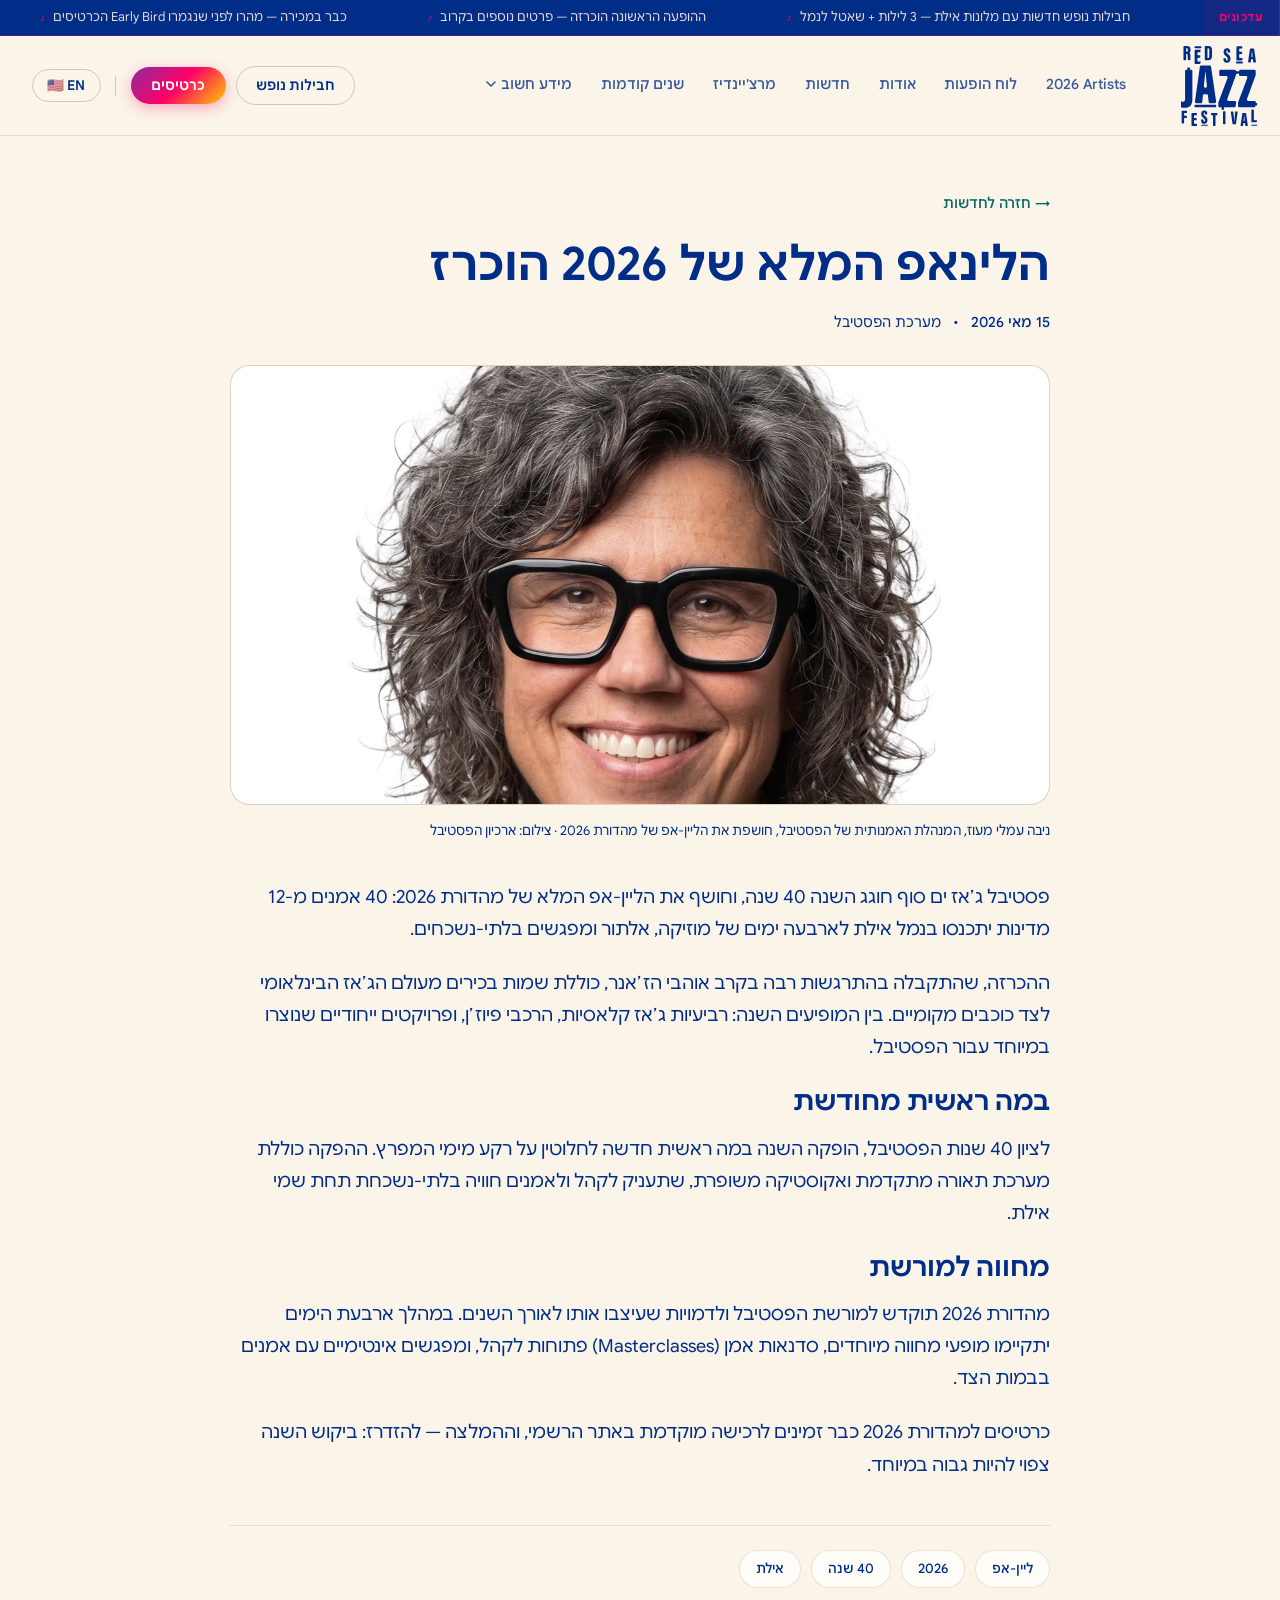
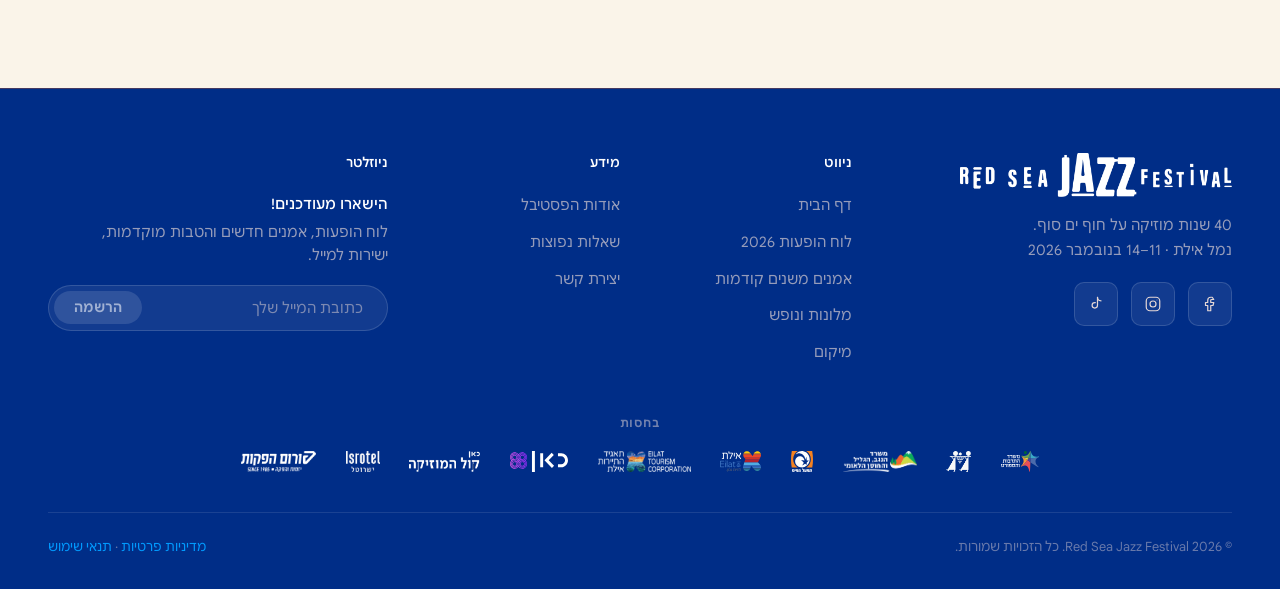
<file: article.html>
<!DOCTYPE html>
<html lang="he" dir="rtl">
<head>
  <meta charset="UTF-8" />
  <meta name="viewport" content="width=device-width, initial-scale=1.0" />
  <title>הלינאפ המלא של 2026 הוכרז · Red Sea Jazz Festival</title>
  <meta name="description" content="פסטיבל ג'אז ים סוף חוגג 40 שנה וחושף את הליינאפ המלא של מהדורת 2026 — 40 אמנים מ-12 מדינות, 4 ימים בנמל אילת." />
  <meta name="keywords" content="Red Sea Jazz Festival, חדשות, ליינאפ, כתבה, אילת, 2026" />
  <meta property="og:title" content="הלינאפ המלא של 2026 הוכרז · Red Sea Jazz Festival" />
  <meta property="og:description" content="40 אמנים מ-12 מדינות · 4 ימים · נמל אילת · מהדורת 2026" />
  <meta property="og:type" content="article" />
  <meta property="og:image" content="./Graphig assets/og-image.jpg" />
  <meta property="og:image:width" content="1200" />
  <meta property="og:image:height" content="630" />
  <meta property="og:locale" content="he_IL" />
  <meta property="og:site_name" content="Red Sea Jazz Festival" />
  <meta name="twitter:card" content="summary_large_image" />
  <meta name="twitter:title" content="הלינאפ המלא של 2026 הוכרז · Red Sea Jazz Festival" />
  <meta name="twitter:image" content="./Graphig assets/og-image.jpg" />
  <meta name="theme-color" content="#FF0066" />
  <meta name="msapplication-TileColor" content="#FF0066" />
  <link rel="icon" type="image/x-icon" href="./favicon.ico" />
  <link rel="icon" type="image/png" sizes="16x16" href="./favicon-16x16.png" />
  <link rel="icon" type="image/png" sizes="32x32" href="./favicon-32x32.png" />
  <link rel="apple-touch-icon" sizes="180x180" href="./apple-touch-icon.png" />
  <link rel="manifest" href="./site.webmanifest" />
  <link rel="preconnect" href="https://fonts.googleapis.com" />
  <link rel="preconnect" href="https://fonts.gstatic.com" crossorigin />
  <link href="https://fonts.googleapis.com/css2?family=Hepta+Slab:wght@100;300;400;500;700;900&family=Noto+Sans+Hebrew:wght@300;400;500;700;900&display=swap" rel="stylesheet" />
  <style>
    /* ─── Google Sans (self-hosted, per-script via unicode-range: Hebrew + Latin/numbers) ─── */
    @font-face {
      font-family: 'Google Sans';
      src: url('./Graphig assets/fonts/GoogleSansHebrew-Variable.woff2') format('woff2-variations');
      font-weight: 400 700;
      font-style: normal;
      unicode-range: U+0590-05FF, U+FB1D-FB4F;
      font-display: swap;
    }
    @font-face {
      font-family: 'Google Sans';
      src: url('./Graphig assets/fonts/GoogleSansHebrew-Italic-Variable.woff2') format('woff2-variations');
      font-weight: 400 700;
      font-style: italic;
      unicode-range: U+0590-05FF, U+FB1D-FB4F;
      font-display: swap;
    }
    @font-face {
      font-family: 'Google Sans';
      src: url('./Graphig assets/fonts/GoogleSansLatin-Variable.woff2') format('woff2-variations');
      font-weight: 400 700;
      font-style: normal;
      unicode-range: U+0020-007E, U+00A0-00FF, U+2010-2011, U+2013-2015, U+2018-201A, U+201C-201E, U+2022, U+2026, U+2030, U+2032-2033, U+2039-203A, U+2044, U+20AA, U+20AC, U+2190, U+2192, U+21C4, U+2212, U+2248, U+25CF, U+2713;
      font-display: swap;
    }
    @font-face {
      font-family: 'Google Sans';
      src: url('./Graphig assets/fonts/GoogleSansLatin-Italic-Variable.woff2') format('woff2-variations');
      font-weight: 400 700;
      font-style: italic;
      unicode-range: U+0020-007E, U+00A0-00FF, U+2010-2011, U+2013-2015, U+2018-201A, U+201C-201E, U+2022, U+2026, U+2030, U+2032-2033, U+2039-203A, U+2044, U+20AA, U+20AC, U+2190, U+2192, U+21C4, U+2212, U+2248, U+25CF, U+2713;
      font-display: swap;
    }

    /* ─── RESET & BASE ─────────────────────────────────────────── */
    *, *::before, *::after { box-sizing: border-box; margin: 0; padding: 0; }

    :root {
      /* ── Light Mode palette (cream background, warm dark-brown text) ── */
      --bg:        #FAF4E9;
      --bg2:       #F3E9D6;
      --orange:    #FF0066;
      --primary:   #FF0066;
      --yellow:    #FFCC00;
      --red:       #FF0066;
      --pink:      #892CA0;
      --teal:      #0099FD;
      --warm-glow: var(--primary);
      --text:      #002D87; --text-rgb: 0,45,135;
      --muted:     #002D87; --yellow-text: #7A5C00; --teal-text: #086665; --orange-text: #C93C36; --orange-btn: #CF4943;
      --card-bg:   #FFFDF8;
      --border:    rgba(58,42,30,0.12);
      --border-strong: rgba(58,42,30,0.22);
      --btn-gradient:  linear-gradient(135deg, #892CA0, #FF0066, #FFCC00);
      --shadow:    rgba(58,42,30,0.10);
      --shadow-strong: rgba(58,42,30,0.16);
      --on-accent: #FFFDF8;
      --font:      'Google Sans', 'Hepta Slab', 'Noto Sans Hebrew', serif;
      --ticker-h:  36px;
      --nav-h:     100px;
    }
    :root:has(nav.scrolled) { --nav-h: 64px; }

    html { scroll-behavior: smooth; }
    body {
      font-family: var(--font);
      background: var(--bg);
      color: var(--text);
      line-height: 1.6;
      -webkit-font-smoothing: antialiased;
      overflow-x: hidden;
    }
    a { color: inherit; text-decoration: none; }
    img { max-width: 100%; height: auto; }

    /* ─── TICKER BAR ───────────────────────────────────────────── */
    .ticker-bar {
      position: fixed; top: 0; left: 0; right: 0;
      height: var(--ticker-h); z-index: 101;
      background: #002D87;
      display: flex; align-items: center;
      direction: ltr; overflow: hidden;
      border-bottom: 1px solid rgba(255,0,102,0.3);
    }
    .ticker-label {
      flex-shrink: 0; height: 100%;
      display: flex; align-items: center;
      padding: 0 1rem; font-size: 0.7rem; font-weight: 700;
      letter-spacing: 0.04em; color: var(--orange);
      background: rgba(255,0,102,0.08);
      border-right: 1px solid rgba(255,0,102,0.35);
      white-space: nowrap;
    }
    .ticker-track-wrap { flex: 1; overflow: hidden; position: relative; }
    .ticker-track {
      display: flex; gap: 0; direction: ltr;
      animation: ticker-scroll 28s linear infinite;
      will-change: transform; width: max-content;
    }
    .ticker-item {
      display: inline-flex; align-items: center; gap: 0.5rem;
      font-size: 0.78rem; color: #e6d8d6;
      padding: 0 2.5rem; white-space: nowrap;
    }
    .ticker-item::before { content: '♪'; color: var(--orange); font-size: 0.65rem; }
    @keyframes ticker-scroll { 0% { transform: translateX(0); } 100% { transform: translateX(-25%); } }
    @media (max-width: 700px) {
      :root { --ticker-h: 32px; }
      .ticker-label { padding: 0 0.7rem 0 0.9rem; font-size: 0.65rem; }
      .ticker-item { font-size: 0.73rem; padding: 0 1.8rem; }
    }

    /* ─── NAV ─────────────────────────────────────────────────── */
    nav {
      position: fixed; top: var(--ticker-h); width: 100%; z-index: 100;
      display: flex; align-items: center; height: 100px;
      background: rgba(250,244,233,0.94);
      -webkit-backdrop-filter: blur(10px); backdrop-filter: blur(10px);
      border-bottom: 1px solid var(--border);
      transition: background 0.35s, height 0.35s; overflow: hidden;
    }
    nav.scrolled {
      height: 64px; background: rgba(250,244,233,0.97);
      box-shadow: 0 2px 16px var(--shadow);
    }
    .nav-logo-tab {
      flex-shrink: 0; padding: 0.6rem 1.4rem;
      display: flex; align-items: center; justify-content: center;
      cursor: pointer; text-decoration: none;
      transition: opacity 0.2s, padding 0.35s;
    }
    .nav-logo-tab:hover { opacity: 0.75; }
    nav.scrolled .nav-logo-tab { padding: 0.25rem 1.4rem; }
    .nav-logo-img {
      height: 80px; width: auto; display: block;
      transition: height 0.35s;
    }
    nav.scrolled .nav-logo-img { height: 44px; }
    .nav-inner {
      flex: 1; display: flex; align-items: center;
      justify-content: space-between; padding: 0 2rem;
    }
    .nav-links {
      display: flex; gap: 1.8rem; list-style: none;
      font-size: 0.88rem; font-weight: 500;
    }
    .nav-links a {
      position: relative; padding-bottom: 3px;
      transition: color 0.25s; color: rgba(var(--text-rgb),0.78);
    }
    .nav-links a::after {
      content: ''; position: absolute; bottom: 0; inset-inline-end: 0;
      width: 0; height: 2px;
      background: linear-gradient(90deg, var(--primary), var(--primary));
      transition: width 0.3s;
    }
    .nav-links a:hover, .nav-links a.active {
      background: linear-gradient(90deg, var(--primary), var(--primary));
      -webkit-background-clip: text; background-clip: text; color: transparent;
    }
    .nav-links a:hover::after, .nav-links a.active::after { width: 100%; }
    .nav-links a.active { font-weight: 700; }
    /* ── Nav dropdown: "מידע חשוב" — הקישור היחיד בטול-בר עם תת-תפריט (3 בנים) ── */
    .nav-drop { position: relative; }
    .nav-drop-toggle {
      display: flex; align-items: center; gap: 0.35rem;
      background: none; border: none; padding: 0 0 3px; margin: 0;
      font: inherit; font-size: inherit; font-weight: 500;
      color: rgba(var(--text-rgb),0.78); cursor: pointer; position: relative;
    }
    .nav-drop-toggle::after {
      content: ''; position: absolute; bottom: 0; inset-inline-end: 0;
      width: 0; height: 2px;
      background: linear-gradient(90deg, var(--primary), var(--primary));
      transition: width 0.3s;
    }
    .nav-drop-toggle:hover, .nav-drop-toggle.open {
      background: linear-gradient(90deg, var(--primary), var(--primary));
      -webkit-background-clip: text; background-clip: text; color: transparent;
    }
    .nav-drop-toggle:hover::after, .nav-drop-toggle.open::after { width: 100%; }
    .nav-drop-toggle:hover .nav-drop-chevron, .nav-drop-toggle.open .nav-drop-chevron { color: var(--orange); }
    .nav-drop-chevron { transition: transform 0.25s; flex-shrink: 0; }
    .nav-drop-toggle.open .nav-drop-chevron { transform: rotate(180deg); }

    /* הפאנל מנותק ל-body ב-JS (portal) כדי לא להיחתך ע"י overflow:hidden של ה-nav */
    .nav-drop-panel {
      display: none; flex-direction: column;
      position: fixed; z-index: 150;
      background: #FAF4E9; border: 1px solid var(--border);
      border-radius: 14px; box-shadow: 0 14px 34px var(--shadow);
      padding: 0.55rem; min-width: 215px;
    }
    .nav-drop-panel.open { display: flex; }
    .nav-drop-panel > a {
      display: flex; align-items: center; justify-content: space-between; gap: 0.6rem;
      padding: 0.6rem 0.8rem; border-radius: 8px;
      font-size: 0.87rem; font-weight: 500; color: var(--text);
      white-space: nowrap; text-align: start;
      background: none; border: none; width: 100%; cursor: pointer; font-family: inherit;
    }
    .nav-drop-panel > a:hover { background: rgba(255,0,102,0.08); color: var(--primary); }
    .nav-drop-panel > a.active { color: var(--primary); font-weight: 700; }

    .nav-actions { display: flex; align-items: center; gap: 0.6rem; flex-shrink: 0; }
    .nav-btn-primary {
      background: var(--btn-gradient); color: var(--on-accent);
      border: none; border-radius: 50px;
      padding: 0.5rem 1.3rem; font-size: 0.85rem; font-weight: 700;
      cursor: pointer; box-shadow: 0 4px 14px rgba(255,0,102,0.32);
      transition: transform 0.2s, box-shadow 0.2s;
      text-decoration: none; display: inline-block;
    }
    .nav-btn-primary:hover { transform: translateY(-2px); box-shadow: 0 6px 22px rgba(255,0,102,0.45); }
    .nav-btn-secondary {
      background: transparent; color: var(--text);
      border: 1.5px solid var(--border-strong); border-radius: 50px;
      padding: 0.48rem 1.2rem; font-size: 0.85rem; font-weight: 600;
      cursor: pointer; transition: border-color 0.2s, color 0.2s, transform 0.2s;
      text-decoration: none; display: inline-block;
    }
    .nav-btn-secondary:hover { border-color: var(--orange); color: var(--orange); transform: translateY(-2px); }
    .nav-lang-sep { width: 1px; height: 20px; flex-shrink: 0; background: var(--border-strong); margin-inline: 0.3rem; }
    .nav-btn-lang {
      background: transparent; color: var(--text);
      border: 1.5px solid var(--border-strong); border-radius: 50px;
      padding: 0.45rem 0.9rem; font-size: 0.85rem; font-weight: 600;
      cursor: pointer; display: flex; align-items: center; gap: 0.35rem;
      transition: border-color 0.2s, color 0.2s; font-family: var(--font);
    }
    .nav-btn-lang:hover { border-color: var(--orange); color: var(--primary); }
    .hamburger { display: none; flex-direction: column; gap: 5px; cursor: pointer; border: none; background: transparent; }
    .hamburger span { width: 24px; height: 2px; background: var(--text); border-radius: 2px; transition: 0.3s; }
    /* תפריט פתוח: שני הפסים החיצוניים מסתובבים ל-X, האמצעי נעלם */
    .hamburger[aria-expanded="true"] span:nth-child(1) { transform: translateY(7px) rotate(45deg); }
    .hamburger[aria-expanded="true"] span:nth-child(2) { opacity: 0; }
    .hamburger[aria-expanded="true"] span:nth-child(3) { transform: translateY(-7px) rotate(-45deg); }

    /* ─── RESPONSIVE ──────────────────────────────────────────── */
    /* מוסתרים כברירת מחדל (דסקטופ); נחשפים/ממוקמים בתוך המדיה קוורי של מובייל למטה */
    .nav-link-mobile-flat, .nav-mobile-menu-actions { display: none; }
    /* עטיפת הפאנל שקופה לחלוטין בדסקטופ — לא משפיעה על ה-flex של nav-inner */
    .mobile-menu-panel { display: contents; }
    @media (max-width: 900px) {
      /* טולבר מקופל: גריד 3 עמודות — המבורגר צמוד לשוליים הימניים, הלוגו במרכז,
         כרטיסים צמוד לשוליים השמאליים. nav-inner/nav-actions הופכים ל-display:contents
         כדי שהילדים שלהם (hamburger/tickets) ישתתפו ישירות בגריד של ה-nav. */
      nav { display: grid; grid-template-columns: 1fr auto 1fr; padding-inline: 16px; }
      .nav-inner { display: contents; padding: 0; }
      .nav-actions { display: contents; }
      .nav-links { display: none; }
      .nav-btn-secondary { display: none; }
      .nav-logo-tab { grid-column: 2; grid-row: 1; justify-self: center; padding: 0.5rem 1rem; }
      /* לוגו במצב התחלתי (לא-scrolled) במובייל — מעט גדול יותר מברירת המחדל
         הישנה (48px), עדיין קטן משמעותית מהדסקטופ (80px). nav.scrolled ממשיך
         לכווץ ל-44px כרגיל, בלי קשר לגודל הזה. */
      .nav-logo-img { height: 56px; }
      .hamburger { display: flex; grid-column: 1; grid-row: 1; justify-self: start; }
      /* כפתור הכרטיסים של הטולבר הקבוע: יושב בעמודה השלישית (הפנויה
         כש-hamburger=col1 ו-logo=col2), צמוד לשוליים השמאליים. כשהתפריט
         נפתח מוחלף ע"י הגרסה שבתוך .nav-mobile-menu-actions (למטה). */
      .nav-actions > .nav-btn-primary { grid-column: 3; grid-row: 1; justify-self: end; }
      body.mobile-nav-open .nav-actions > .nav-btn-primary { display: none; }
      /* כפתור ה-EN של הדסקטופ (בתוך nav-actions) לא מקבל grid-column ייעודי —
         מסתירים אותו במובייל כדי שלא יישאר "תקוע" כפריט גריד בלי מיקום; הגרסה
         המובילית שלו עברה ל-.nav-mobile-menu-actions. */
      .nav-lang-sep, .nav-actions > #langBtn { display: none; }
      /* "מידע חשוב": בדסקטופ dropdown, במובייל שטוח — 3 קישורים נפרדים
         באותה שורה אחד-מתחת-לשני כמו שאר קישורי התפריט. */
      #navInfoDrop { display: none; }
      .nav-link-mobile-flat { display: block; }
      /* פאנל התפריט הפתוח: מתחיל בדיוק מתחת ל-nav (שלא זז בין פתוח/סגור —
         לכן ההמבורגר/X נשאר באותו מיקום). סטריפ העדכונים נשאר fixed במיקומו
         המקורי (top:0, מעל ה-nav) גם כשהתפריט פתוח — לא זז ולא מתנתק. */
      .mobile-menu-panel.open {
        display: flex; flex-direction: column;
        position: fixed; inset: 0; top: calc(var(--ticker-h) + var(--nav-h));
        background: rgba(250,244,233,0.98); -webkit-backdrop-filter: blur(10px); backdrop-filter: blur(10px);
        z-index: 99;
        overflow-y: auto; -webkit-overflow-scrolling: touch; overscroll-behavior: contain;
      }
      .mobile-menu-panel.open .nav-links {
        display: flex; flex-direction: column;
        padding: 2rem; gap: 1.5rem; font-size: 1.2rem;
      }
      /* פס הגלילה של הפאנל שקוף כברירת מחדל ומופיע רק בזמן גלילה בפועל
         (מחלקת .scrolling מתווספת/מוסרת ע"י JS) — לא נשאר צבוע כל הזמן. */
      .mobile-menu-panel.open::-webkit-scrollbar-thumb { background: transparent; transition: background 0.25s; }
      .mobile-menu-panel.open.scrolling::-webkit-scrollbar-thumb { background: var(--orange); }
      /* כרטיסים + שפה בזמן שהתפריט פתוח: יושבים ב-nav עצמו (לא ב-.nav-links)
         כדי לא לרשת את עיצוב .nav-links a — 16px מהשוליים השמאליים (padding-inline
         של ה-nav), אותה שורה כמו כפתור ה-X. */
      .nav-mobile-menu-actions {
        display: none; align-items: center; gap: 0.6rem;
        grid-column: 3; grid-row: 1; justify-self: end;
      }
      body.mobile-nav-open .nav-mobile-menu-actions { display: flex; }
      /* תפריט פתוח: הלוגו מוסתר, במקומו כרטיסים+שפה (.nav-mobile-menu-actions) */
      body.mobile-nav-open .nav-logo-tab { display: none; }
    }

    /* ─── ARTICLE BODY ─────────────────────────────────────────── */
    /* רקע שמנת מלא — Light Mode (Figma node 239:979). דף כתבה זה אינו עוגן כהה. */
    .article-body {
      background: var(--bg);
      padding-top: calc(var(--ticker-h) + var(--nav-h) + 56px);
      padding-bottom: 100px;
      display: flex; flex-direction: column; align-items: center;
      min-height: 100vh;
    }
    .article-column {
      width: 820px; max-width: calc(100% - 48px);
      min-width: 0;
      display: flex; flex-direction: column; align-items: stretch;
      overflow-wrap: break-word; word-break: break-word;
    }

    /* חזרה לחדשות */
    .article-back {
      display: inline-flex; align-items: center; gap: 6px;
      align-self: flex-start;
      font-family: 'Google Sans', 'Hepta Slab', 'Noto Sans Hebrew', sans-serif;
      font-size: 0.875rem; font-weight: 500;
      color: var(--teal-text);
      transition: opacity 0.2s, gap 0.2s;
      margin-bottom: 24px;
    }
    .article-back:hover { opacity: 0.75; gap: 10px; }

    /* כותרת-על / קטגוריה */
    /* כותרת ראשית */
    .article-title {
      font-family: 'Google Sans', 'Hepta Slab', 'Noto Sans Hebrew', sans-serif;
      font-size: clamp(2rem, 5vw, 2.875rem);
      font-weight: 900; line-height: 1.18;
      color: var(--text); text-align: right;
      margin-bottom: 18px;
    }

    /* מטא — תאריך פרסום + מחבר */
    .article-meta {
      display: flex; align-items: center; gap: 12px;
      font-family: 'Google Sans', 'Hepta Slab', 'Noto Sans Hebrew', sans-serif;
      font-size: 0.875rem; font-weight: 400;
      margin-bottom: 32px;
    }
    .article-meta-date { color: var(--text); font-weight: 500; }
    .article-meta-sep { color: var(--muted); }
    .article-meta-author { color: var(--muted); }

    /* תמונה ראשית */
    .article-hero {
      width: 100%; height: 440px;
      background: var(--bg2);
      border: 1px solid var(--border);
      border-radius: 20px; overflow: hidden;
      display: flex; align-items: center; justify-content: center;
    }
    .article-hero img { width: 100%; height: 100%; object-fit: cover; display: block; }
    .article-hero-placeholder {
      font-family: 'Google Sans', 'Hepta Slab', 'Noto Sans Hebrew', sans-serif;
      font-size: 1rem; font-weight: 500;
      color: rgba(138,114,86,0.7);
    }
    .article-caption {
      font-family: 'Google Sans', 'Hepta Slab', 'Noto Sans Hebrew', sans-serif;
      font-size: 0.8125rem; color: var(--muted);
      text-align: right; line-height: 1.5;
      margin-top: 16px; margin-bottom: 40px;
    }

    /* גוף הכתבה */
    .article-lead {
      font-family: 'Google Sans', 'Hepta Slab', 'Noto Sans Hebrew', sans-serif;
      font-size: 1.3125rem; font-weight: 500;
      line-height: 1.62; color: var(--text);
      text-align: right; margin-bottom: 22px;
    }
    .article-content p {
      font-family: 'Google Sans', 'Hepta Slab', 'Noto Sans Hebrew', sans-serif;
      font-size: 1.125rem; font-weight: 400;
      line-height: 1.78; color: var(--muted);
      text-align: right; margin-bottom: 22px;
    }
    .article-content h2 {
      font-family: 'Google Sans', 'Hepta Slab', 'Noto Sans Hebrew', sans-serif;
      font-size: 1.625rem; font-weight: 700;
      line-height: 1.3; color: var(--text);
      text-align: right; margin-top: 16px; margin-bottom: 14px;
    }

    /* מפריד */
    .article-divider {
      height: 1px; width: 100%;
      background: var(--border);
      border: none; margin: 22px 0 24px;
    }

    /* תגיות */
    .article-tags { display: flex; flex-wrap: wrap; gap: 10px; }
    .article-tag {
      display: inline-flex; align-items: center;
      background: var(--card-bg);
      border: 1px solid var(--border);
      border-radius: 100px;
      padding: 8px 16px;
      font-family: 'Google Sans', 'Hepta Slab', 'Noto Sans Hebrew', sans-serif;
      font-size: 0.8125rem; font-weight: 500;
      color: var(--text);
      transition: border-color 0.2s, color 0.2s, transform 0.2s;
    }
    .article-tag:hover { border-color: var(--orange); color: var(--orange); transform: translateY(-2px); }

    @media (max-width: 700px) {
      /* מרחק מהטולבר העליון מצומצם ל-24px בלבד (במקום ה-56px של הדסקטופ) */
      .article-body { padding-top: calc(var(--ticker-h) + var(--nav-h) + 24px); padding-bottom: 64px; }
      .article-title { font-size: 2.25rem; line-height: 1.22; }
      .article-hero { height: 240px; }
      .article-lead { font-size: 1.125rem; }
      .article-content p { font-size: 1rem; }
      .article-content h2 { font-size: 1.375rem; }
      /* יעד מגע נוח (~44px) בלי לשנות את המרווח החזותי */
      .article-back {
        min-height: 44px;
        padding-block: 10px;
        margin-block: -10px 14px;
      }
      .article-tag { min-height: 44px; }
    }

    @media (max-width: 380px) {
      .article-column { max-width: calc(100% - 32px); }
      .article-title { font-size: 2rem; }
    }
      /* טלפונים קטנים מאוד (~≤400px): ה-toolbar (לוגו + כפתור כרטיסים + EN + המבורגר)
       צר מדי לכל האלמנטים במידותיהם הרגילות — הם נדחקים החוצה משמאל וה-nav
       (overflow:hidden) חותך את ההמבורגר לגמרי. מצמצמים padding/gap/font כדי
       שהכול יישאר בתוך הרוחב הזמין. */
    @media (max-width: 400px) {
      .nav-logo-tab { padding: 0.4rem 0.6rem; }
      .nav-inner { padding: 0 0.5rem; }
      .nav-btn-primary { padding: 0.5rem 0.8rem; font-size: 0.78rem; }
      /* מגדיל את שטח המגע ל-~44×44px בלי לשנות את הפריסה החזותית (padding מתקזז ע"י margin שלילי זהה).
         סימטרי — ההמבורגר יושב לבדו בקצה עמודת הגריד הימנית, אין יותר כפתור EN צמוד אליו. */
      .hamburger { padding: 14px; margin: -14px; }
    }
</style>
</head>
<body>

  <!-- ── TICKER BAR ── -->
  <div class="ticker-bar" role="status" aria-live="off" aria-label="עדכוני פסטיבל">
    <div class="ticker-track-wrap">
      <div class="ticker-track" id="tickerTrack">
        <span class="ticker-item">הכרטיסים Early Bird כבר במכירה — מהרו לפני שנגמרו</span>
        <span class="ticker-item">ההופעה הראשונה הוכרזה — פרטים נוספים בקרוב</span>
        <span class="ticker-item">חבילות נופש חדשות עם מלונות אילת — 3 לילות + שאטל לנמל</span>
        <span class="ticker-item">11–14 בנובמבר 2026 · נמל אילת · 40 שנות פסטיבל ג׳אז ים סוף</span>
        <span class="ticker-item">הכרטיסים Early Bird כבר במכירה — מהרו לפני שנגמרו</span>
        <span class="ticker-item">ההופעה הראשונה הוכרזה — פרטים נוספים בקרוב</span>
        <span class="ticker-item">חבילות נופש חדשות עם מלונות אילת — 3 לילות + שאטל לנמל</span>
        <span class="ticker-item">11–14 בנובמבר 2026 · נמל אילת · 40 שנות פסטיבל ג׳אז ים סוף</span>
        <span class="ticker-item">הכרטיסים Early Bird כבר במכירה — מהרו לפני שנגמרו</span>
        <span class="ticker-item">ההופעה הראשונה הוכרזה — פרטים נוספים בקרוב</span>
        <span class="ticker-item">חבילות נופש חדשות עם מלונות אילת — 3 לילות + שאטל לנמל</span>
        <span class="ticker-item">11–14 בנובמבר 2026 · נמל אילת · 40 שנות פסטיבל ג׳אז ים סוף</span>
      </div>
    </div>
    <span class="ticker-label">עדכונים</span>
  </div>

  <!-- ── NAV ── -->
  <nav id="navbar">
    <a class="nav-logo-tab" href="./index.html">
      <img src="State=Vertical.svg?v=3" alt="Red Sea Jazz Festival" class="nav-logo-img" width="77" height="80" />
    </a>
    <div class="nav-inner">
      <div class="mobile-menu-panel" id="mobileMenuPanel">
      <ul class="nav-links" id="navLinks">
        <li class="nav-link-mobile-flat"><a href="./index.html" data-he="דף הבית" data-en="Home">דף הבית</a></li>
        <li><a href="./index.html#artist-lineup-text" data-he="2026 Artists" data-en="2026 Artists" dir="ltr">2026 Artists</a></li>
        <li><a href="./lineup.html" data-he="לוח הופעות" data-en="Schedule">לוח הופעות</a></li>
        <li class="nav-link-mobile-flat"><a href="https://www.hotels.com/" target="_blank" rel="noopener" data-he="חבילות לינה" data-en="Stay Packages">חבילות לינה</a></li>
        <li><a href="./about.html" data-he="אודות" data-en="About">אודות</a></li>
        <li><a href="./index.html#news" data-he="חדשות" data-en="News">חדשות</a></li>
        <li><a href="./merch.html" data-he="מרצ'יינדיז" data-en="Merch">מרצ'יינדיז</a></li>
        <li><a href="./past-artists.html" data-he="שנים קודמות" data-en="Past Artists">שנים קודמות</a></li>
        <li class="nav-drop" id="navInfoDrop">
          <button type="button" class="nav-drop-toggle" id="navDropBtn" aria-haspopup="true" aria-expanded="false" onclick="toggleNavDrop(event)" data-he="מידע חשוב" data-en="Important Info">
            מידע חשוב
            <svg class="nav-drop-chevron" width="10" height="6" viewBox="0 0 10 6" fill="none" aria-hidden="true"><path d="M1 1l4 4 4-4" stroke="currentColor" stroke-width="1.6" stroke-linecap="round" stroke-linejoin="round"/></svg>
          </button>
          <div class="nav-drop-panel" id="navDropPanel">
            <!-- הסעות: לינק חיצוני placeholder — יש לעדכן כשיתקבל קישור סופי -->
            <a href="#" data-he="הסעות" data-en="Shuttles">הסעות</a>
            <a href="./faq.html" data-he="שאלות נפוצות" data-en="FAQ">שאלות נפוצות</a>
            <a href="./contact.html" data-he="יצירת קשר" data-en="Contact">יצירת קשר</a>
          </div>
        </li>
        <!-- גרסת מובייל של "מידע חשוב": שלושת הקישורים שטוחים, בלי קיבוץ תחת dropdown
             (בדסקטופ הם מוצגים דרך #navInfoDrop למעלה; הקישורים האלה מוסתרים שם). -->
        <li class="nav-link-mobile-flat"><a href="#" data-he="הסעות" data-en="Shuttles">הסעות</a></li>
        <li class="nav-link-mobile-flat"><a href="./faq.html" data-he="שאלות נפוצות" data-en="FAQ">שאלות נפוצות</a></li>
        <li class="nav-link-mobile-flat"><a href="./contact.html" data-he="יצירת קשר" data-en="Contact">יצירת קשר</a></li>
      </ul>
      </div>
      <div class="nav-actions">
        <a class="nav-btn-secondary" data-he="חבילות נופש" data-en="Stay Packages"
          href="./index.html#hotels" rel="noopener">חבילות נופש</a>
        <a class="nav-btn-primary" data-he="כרטיסים" data-en="Tickets"
          href="https://www.ticketmaster.co.il/homepage/ALL/iw" target="_blank" rel="noopener">כרטיסים</a>
        <div class="nav-lang-sep"></div>
        <button class="nav-btn-lang" id="langBtn" onclick="switchLang()">🇺🇸 EN</button>
        <button class="hamburger" id="hamburger" aria-label="תפריט ניווט" aria-expanded="false" onclick="toggleMenu()">
          <span></span><span></span><span></span>
        </button>
      </div>
    </div>

    <!-- כרטיסים + שפה בזמן שתפריט המובייל פתוח: יושבים ישירות ב-nav (לא בתוך
         ה-ul) כדי לא לרשת את עיצוב הקישורים של .nav-links (שגרם לצבע/פונט
         שבורים כשהיו בתוך הרשימה). מוצג רק כש-body.mobile-nav-open, בשוליים
         השמאליים של ה-nav, 16px מהקצה — סימטרי לכפתור ה-X בצד הימני. -->
    <div class="nav-mobile-menu-actions" id="navMobileMenuActions">
      <a class="nav-btn-primary" data-he="כרטיסים" data-en="Tickets" href="https://www.ticketmaster.co.il/homepage/ALL/iw" target="_blank" rel="noopener">כרטיסים</a>
      <button class="nav-btn-lang" id="langBtnMobile" onclick="switchLang()">🇺🇸 EN</button>
    </div>

  </nav>

  <!-- ── ARTICLE BODY ── -->
  <article class="article-body">
    <div class="article-column">

      <a class="article-back" href="./index.html#news">→ חזרה לחדשות</a>

      <h1 class="article-title">הלינאפ המלא של 2026 הוכרז</h1>

      <div class="article-meta">
        <time class="article-meta-date" datetime="2026-05-15">15 מאי 2026</time>
        <span class="article-meta-sep">•</span>
        <span class="article-meta-author">מערכת הפסטיבל</span>
      </div>

      <figure class="article-hero" aria-label="תמונה ראשית של הכתבה">
        <img src="./Graphig assets/niva-amali-maoz.jpg" alt="ניבה עמלי מעוז — המנהלת האמנותית של פסטיבל ג'אז ים סוף" width="1200" height="480" style="width:100%;height:100%;object-fit:cover;object-position:center 20%;display:block;">
      </figure>
      <p class="article-caption">ניבה עמלי מעוז, המנהלת האמנותית של הפסטיבל, חושפת את הליין-אפ של מהדורת 2026 · צילום: ארכיון הפסטיבל</p>

      <div class="article-content">
        <p class="article-lead">פסטיבל ג׳אז ים סוף חוגג השנה 40 שנה, וחושף את הליין-אפ המלא של מהדורת 2026: 40 אמנים מ-12 מדינות יתכנסו בנמל אילת לארבעה ימים של מוזיקה, אלתור ומפגשים בלתי-נשכחים.</p>

        <p>ההכרזה, שהתקבלה בהתרגשות רבה בקרב אוהבי הז׳אנר, כוללת שמות בכירים מעולם הג׳אז הבינלאומי לצד כוכבים מקומיים. בין המופיעים השנה: רביעיות ג׳אז קלאסיות, הרכבי פיוז׳ן, ופרויקטים ייחודיים שנוצרו במיוחד עבור הפסטיבל.</p>

        <h2>במה ראשית מחודשת</h2>
        <p>לציון 40 שנות הפסטיבל, הופקה השנה במה ראשית חדשה לחלוטין על רקע מימי המפרץ. ההפקה כוללת מערכת תאורה מתקדמת ואקוסטיקה משופרת, שתעניק לקהל ולאמנים חוויה בלתי-נשכחת תחת שמי אילת.</p>

        <h2>מחווה למורשת</h2>
        <p>מהדורת 2026 תוקדש למורשת הפסטיבל ולדמויות שעיצבו אותו לאורך השנים. במהלך ארבעת הימים יתקיימו מופעי מחווה מיוחדים, סדנאות אמן (Masterclasses) פתוחות לקהל, ומפגשים אינטימיים עם אמנים בבמות הצד.</p>

        <p>כרטיסים למהדורת 2026 כבר זמינים לרכישה מוקדמת באתר הרשמי, וההמלצה — להזדרז: ביקוש השנה צפוי להיות גבוה במיוחד.</p>
      </div>

      <hr class="article-divider" />

      <div class="article-tags">
        <a class="article-tag" href="./index.html#news">ליין-אפ</a>
        <a class="article-tag" href="./index.html#news">2026</a>
        <a class="article-tag" href="./index.html#news">40 שנה</a>
        <a class="article-tag" href="./index.html#news">אילת</a>
      </div>

    </div>
  </article>

  <!-- ── FOOTER (injected by footer.js) ── -->
  <footer id="site-footer"></footer>
  <script src="./footer.js?v=2"></script>

  <script>
    // Nav scroll shrink
    const navbar = document.getElementById('navbar');
    window.addEventListener('scroll', function() {
      if (window.scrollY > 40) {
        navbar.classList.add('scrolled');
        document.documentElement.style.setProperty('--nav-h', '64px');
      } else {
        navbar.classList.remove('scrolled');
        document.documentElement.style.setProperty('--nav-h', '100px');
      }
    }, { passive: true });

    // Mobile menu toggle
    function toggleMenu() {
      const hb = document.getElementById('hamburger');
      const panel = document.getElementById('mobileMenuPanel');
      const isOpen = panel?.classList.contains('open');
      if (hb) hb.setAttribute('aria-expanded', isOpen ? 'false' : 'true');
      if (!panel) return;
      if (!isOpen) {
        // פתיחה: ה-nav מכיל overflow:hidden + backdrop-filter (שיוצר containing block
        // ל-position:fixed) — זה חותך את תפריט המובייל המסך-מלא. לכן מנתקים זמנית ל-body.
        // סטריפ העדכונים (.ticker-bar) לא זז ולא מתנתק — הוא נשאר fixed במיקומו
        // המקורי מעל ה-nav תמיד, גם כשהתפריט פתוח.
        if (panel.parentElement !== document.body) {
          panel.__origParent = panel.parentElement;
          panel.__origNext = panel.nextSibling;
          document.body.appendChild(panel);
        }
        panel.classList.add('open');
        document.body.classList.add('mobile-nav-open');
        document.documentElement.style.overflow = 'hidden';
        document.body.style.overflow = 'hidden';
        // פס הגלילה הכתום מופיע רק בזמן גלילה בפועל בתוך הפאנל, ונעלם
        // כמה רגעים אחרי שהגלילה נעצרת (לא נשאר צבוע כל הזמן על המסך).
        if (!panel.__scrollListenerAttached) {
          panel.__scrollListenerAttached = true;
          panel.addEventListener('scroll', () => {
            panel.classList.add('scrolling');
            clearTimeout(panel.__scrollHideTimer);
            panel.__scrollHideTimer = setTimeout(() => panel.classList.remove('scrolling'), 800);
          }, { passive: true });
        }
      } else {
        panel.classList.remove('open');
        closeNavDrop();
        if (panel.__origParent) {
          panel.__origParent.insertBefore(panel, panel.__origNext);
        }
        document.body.classList.remove('mobile-nav-open');
        document.documentElement.style.overflow = '';
        document.body.style.overflow = '';
      }
    }

    // לחיצה על קישור ניווט בתוך התפריט הנייד הפתוח (למשל "ליין אפ") סוגרת
    // אותו — בלעדי זה, גלילת עוגן באותו עמוד (כמו #artist-lineup-text)
    // מתבצעת בפועל אבל נשארת מוסתרת מתחת לפאנל שנשאר פתוח, ונראית כאילו
    // הלחיצה "לא מובילה לשום מקום".
    document.getElementById('mobileMenuPanel')?.addEventListener('click', function(e) {
      if (e.target.closest('a[href]') && document.body.classList.contains('mobile-nav-open')) {
        toggleMenu();
      }
    });

    // ── תפריט "מידע חשוב" (dropdown יחיד ברמה אחת) ─────────────────
    (function initNavDrop() {
      var panel = document.getElementById('navDropPanel');
      if (panel && panel.parentElement !== document.body) {
        document.body.appendChild(panel);
      }
    })();

    function positionNavDropPanel() {
      var btn = document.getElementById('navDropBtn');
      var panel = document.getElementById('navDropPanel');
      if (!btn || !panel) return;
      var r = btn.getBoundingClientRect();
      var panelWidth = panel.offsetWidth || 220;
      var right = window.innerWidth - r.right;
      right = Math.max(8, Math.min(right, window.innerWidth - panelWidth - 8));
      panel.style.top = (r.bottom + 10) + 'px';
      panel.style.right = right + 'px';
      panel.style.left = 'auto';
    }

    function toggleNavDrop(e) {
      if (e) e.stopPropagation();
      var btn = document.getElementById('navDropBtn');
      var panel = document.getElementById('navDropPanel');
      if (!btn || !panel) return;
      var willOpen = !panel.classList.contains('open');
      if (willOpen) positionNavDropPanel();
      panel.classList.toggle('open', willOpen);
      btn.classList.toggle('open', willOpen);
      btn.setAttribute('aria-expanded', willOpen ? 'true' : 'false');
    }

    function closeNavDrop() {
      var btn = document.getElementById('navDropBtn');
      var panel = document.getElementById('navDropPanel');
      if (panel) panel.classList.remove('open');
      if (btn) { btn.classList.remove('open'); btn.setAttribute('aria-expanded', 'false'); }
    }

    document.addEventListener('click', function (e) {
      var btn = document.getElementById('navDropBtn');
      var panel = document.getElementById('navDropPanel');
      if (!panel || !panel.classList.contains('open')) return;
      if (btn && btn.contains(e.target)) return;
      if (panel.contains(e.target)) return;
      closeNavDrop();
    });

    window.addEventListener('resize', function () {
      var panel = document.getElementById('navDropPanel');
      if (panel && panel.classList.contains('open')) positionNavDropPanel();
    });


    // Language switch (UI toggle, preserves Hebrew as default)
    let currentLang = 'he';
    function switchLang() {
      currentLang = currentLang === 'he' ? 'en' : 'he';
      document.querySelectorAll('.nav-btn-lang').forEach(el => {
        el.textContent = currentLang === 'he' ? '🇺🇸 EN' : '🇮🇱 HE';
      });
      document.querySelectorAll('[data-he]').forEach(el => {
        el.textContent = el.getAttribute('data-' + currentLang) || el.textContent;
      });
    }
  </script>
  <script src="./page-transitions.js"></script>
</body>
</html>
</file>
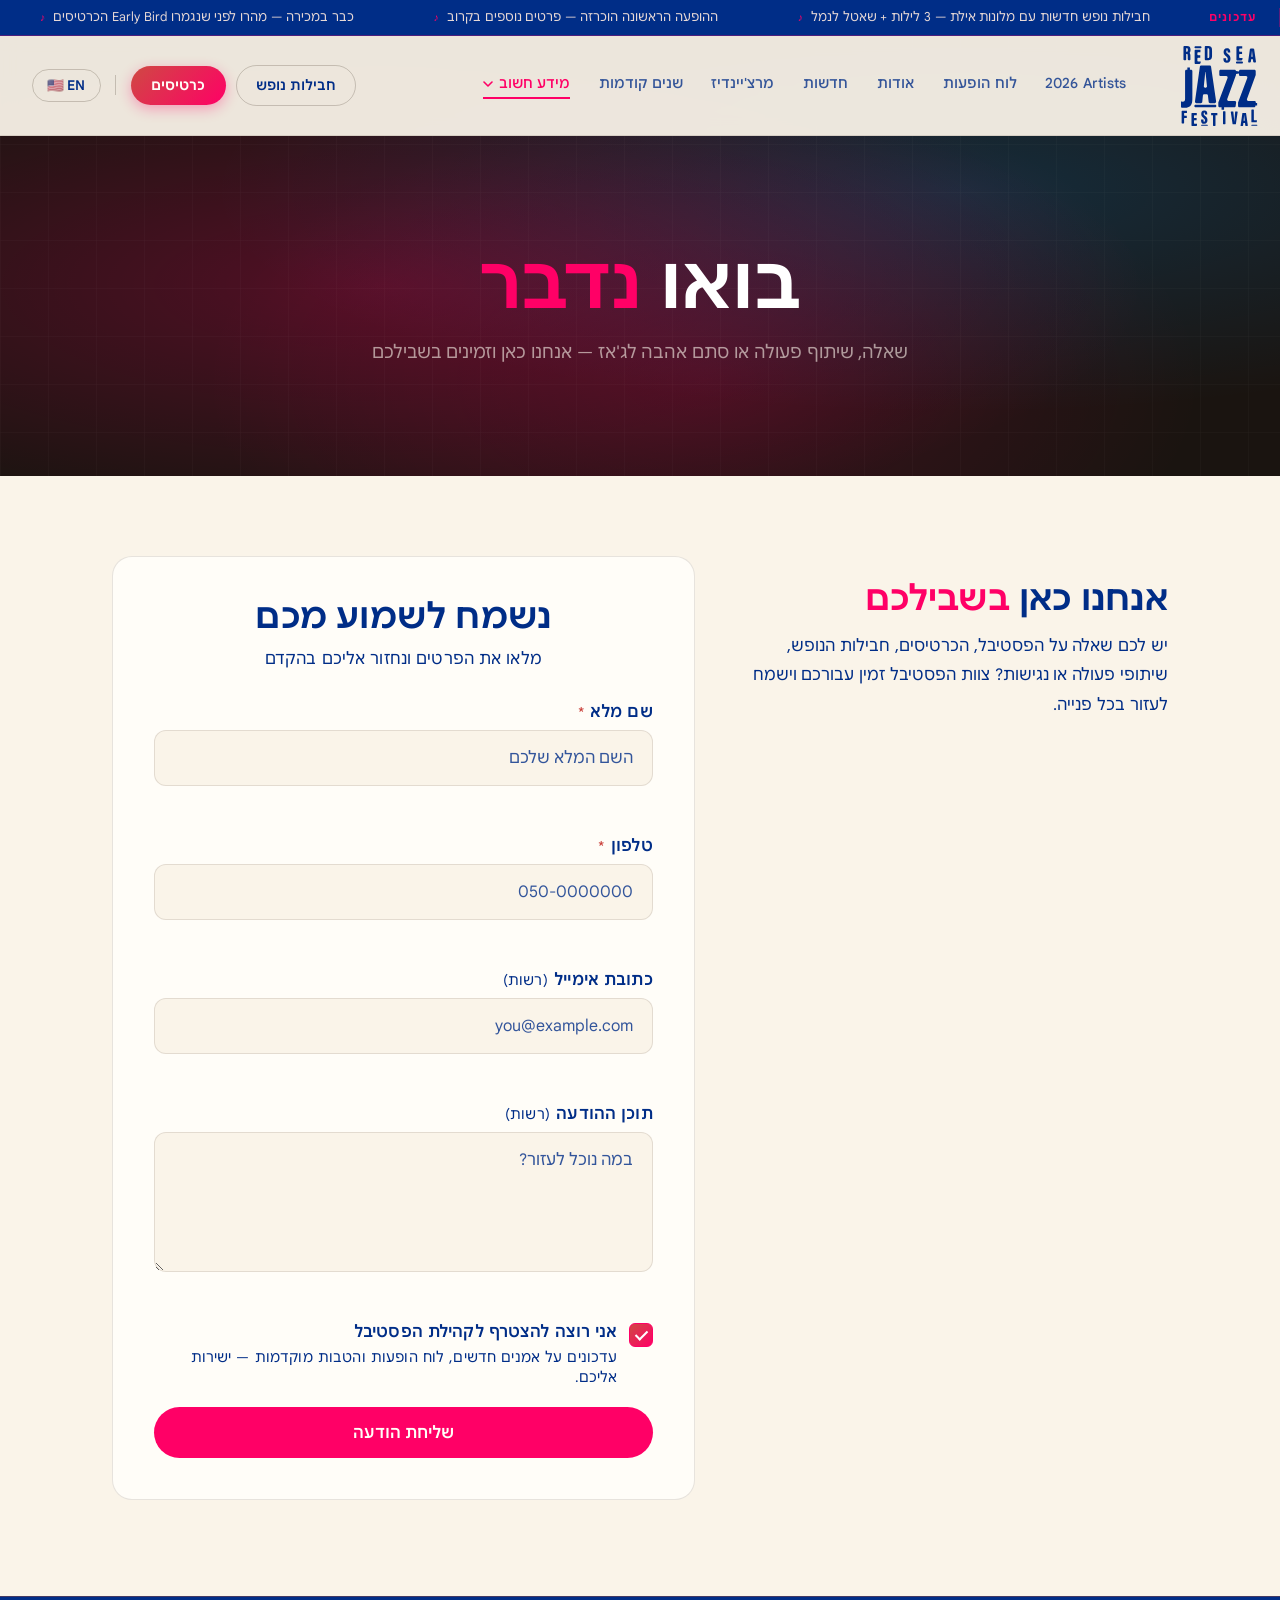
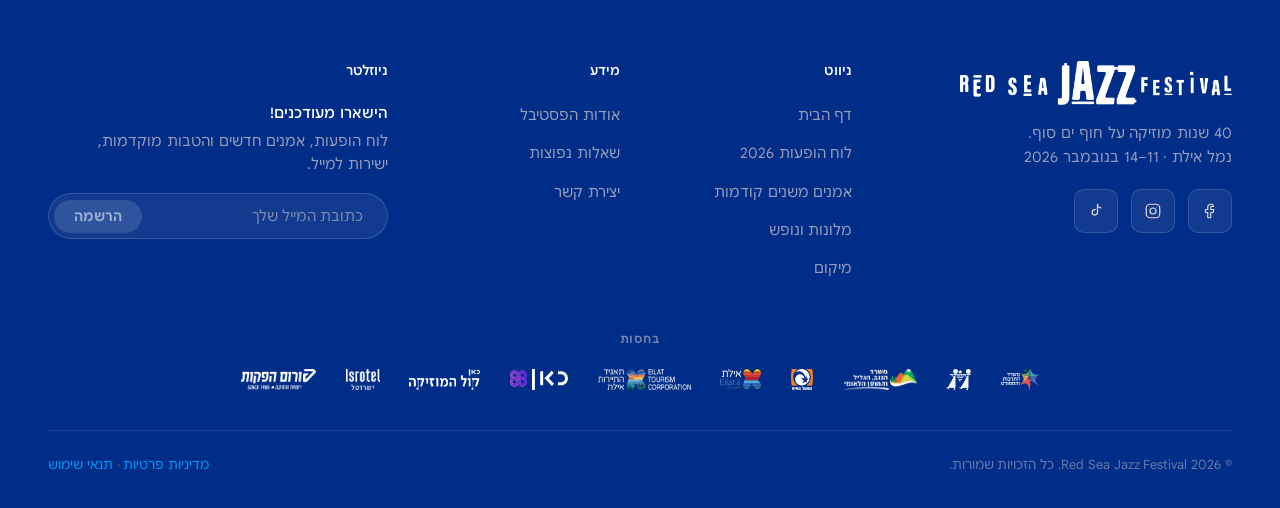
<file: contact.html>
<!DOCTYPE html>
<html lang="he" dir="rtl">
<head>
  <meta charset="UTF-8" />
  <meta name="viewport" content="width=device-width, initial-scale=1.0" />
  <title>יצירת קשר · Red Sea Jazz Festival 2026</title>
  <meta name="description" content="יצירת קשר עם פסטיבל ג'אז ים סוף — שאלות, שיתופי פעולה והצטרפות לקהילה. נמל אילת, 11–14 בנובמבר 2026." />
  <meta name="keywords" content="Red Sea Jazz Festival, יצירת קשר, צור קשר, פסטיבל ג'אז, אילת, קהילה" />
  <meta property="og:title" content="יצירת קשר · Red Sea Jazz Festival 2026" />
  <meta property="og:description" content="נשמח לשמוע מכם — שאלות, שיתופי פעולה והצטרפות לקהילת הפסטיבל. נמל אילת, 11–14 בנובמבר 2026." />
  <meta property="og:type" content="website" />
  <meta property="og:image" content="./Graphig assets/og-image.jpg" />
  <meta property="og:image:width" content="1200" />
  <meta property="og:image:height" content="630" />
  <meta property="og:image:alt" content="Red Sea Jazz Festival 2026 — יצירת קשר" />
  <meta property="og:locale" content="he_IL" />
  <meta property="og:site_name" content="Red Sea Jazz Festival" />
  <meta name="twitter:card" content="summary_large_image" />
  <meta name="twitter:title" content="יצירת קשר · Red Sea Jazz Festival 2026" />
  <meta name="twitter:description" content="נשמח לשמוע מכם — נמל אילת, 11–14 בנובמבר 2026" />
  <meta name="twitter:image" content="./Graphig assets/og-image.jpg" />
  <meta name="twitter:image:alt" content="Red Sea Jazz Festival 2026 — יצירת קשר" />
  <meta name="theme-color" content="#FF0066" />
  <meta name="msapplication-TileColor" content="#FF0066" />
  <link rel="icon" type="image/x-icon" href="./favicon.ico" />
  <link rel="icon" type="image/png" sizes="16x16" href="./favicon-16x16.png" />
  <link rel="icon" type="image/png" sizes="32x32" href="./favicon-32x32.png" />
  <link rel="apple-touch-icon" sizes="180x180" href="./apple-touch-icon.png" />
  <link rel="manifest" href="./site.webmanifest" />
  <!-- Preconnect to external origins -->
  <link rel="preconnect" href="https://fonts.googleapis.com" />
  <link rel="preconnect" href="https://fonts.gstatic.com" crossorigin />
  <link href="https://fonts.googleapis.com/css2?family=Hepta+Slab:wght@100;300;400;500;700;900&family=Noto+Sans+Hebrew:wght@300;400;500;700;900&display=swap" rel="stylesheet" />
  <style>
    /* ─── Google Sans (self-hosted, per-script via unicode-range: Hebrew + Latin/numbers) ─── */
    @font-face {
      font-family: 'Google Sans';
      src: url('./Graphig assets/fonts/GoogleSansHebrew-Variable.woff2') format('woff2-variations');
      font-weight: 400 700;
      font-style: normal;
      unicode-range: U+0590-05FF, U+FB1D-FB4F;
      font-display: swap;
    }
    @font-face {
      font-family: 'Google Sans';
      src: url('./Graphig assets/fonts/GoogleSansHebrew-Italic-Variable.woff2') format('woff2-variations');
      font-weight: 400 700;
      font-style: italic;
      unicode-range: U+0590-05FF, U+FB1D-FB4F;
      font-display: swap;
    }
    @font-face {
      font-family: 'Google Sans';
      src: url('./Graphig assets/fonts/GoogleSansLatin-Variable.woff2') format('woff2-variations');
      font-weight: 400 700;
      font-style: normal;
      unicode-range: U+0020-007E, U+00A0-00FF, U+2010-2011, U+2013-2015, U+2018-201A, U+201C-201E, U+2022, U+2026, U+2030, U+2032-2033, U+2039-203A, U+2044, U+20AA, U+20AC, U+2190, U+2192, U+21C4, U+2212, U+2248, U+25CF, U+2713;
      font-display: swap;
    }
    @font-face {
      font-family: 'Google Sans';
      src: url('./Graphig assets/fonts/GoogleSansLatin-Italic-Variable.woff2') format('woff2-variations');
      font-weight: 400 700;
      font-style: italic;
      unicode-range: U+0020-007E, U+00A0-00FF, U+2010-2011, U+2013-2015, U+2018-201A, U+201C-201E, U+2022, U+2026, U+2030, U+2032-2033, U+2039-203A, U+2044, U+20AA, U+20AC, U+2190, U+2192, U+21C4, U+2212, U+2248, U+25CF, U+2713;
      font-display: swap;
    }

    /* ─── RESET & BASE ─────────────────────────────────────────── */
    *, *::before, *::after { box-sizing: border-box; margin: 0; padding: 0; }

    :root {
      --ticker-h:  36px;
      --nav-h:     100px;
      --bg:        #FAF4E9;
      --bg2:       #F3E9D6;
      --orange:    #FF0066;
      --primary:   #FF0066;
      --yellow:    #FFCC00;
      --red:       #FF0066;
      --teal:      #0099FD;
      --text:      #002D87; --text-rgb: 0,45,135;
      --muted:     #002D87; --yellow-text: #7A5C00; --teal-text: #086665; --orange-text: #C93C36; --orange-btn: #CF4943;
      --card-bg:   #FFFDF8;
      --border:    rgba(58,42,30,0.12);
      --border-strong: rgba(58,42,30,0.22);
      --shadow:    rgba(58,42,30,0.10);
      --shadow-strong: rgba(58,42,30,0.16);
      --on-accent: #FFFDF8;
      --font:      'Google Sans', 'Hepta Slab', 'Noto Sans Hebrew', serif;
    }
    :root:has(nav.scrolled) { --nav-h: 64px; }

    html { scroll-behavior: smooth; direction: rtl; }

    body {
      background: var(--bg);
      color: var(--text);
      font-family: var(--font);
      overflow-x: hidden;
      -webkit-font-smoothing: antialiased;
      line-height: 1.7;
      word-spacing: 0.05em;
    }

    a { color: inherit; text-decoration: none; }

    :focus-visible {
      outline: 2px solid var(--orange);
      outline-offset: 3px;
      border-radius: 4px;
    }

    img { display: block; max-width: 100%; }
    button { font-family: var(--font); cursor: pointer; }

    ::-webkit-scrollbar { width: 6px; }
    ::-webkit-scrollbar-track { background: var(--bg); }
    ::-webkit-scrollbar-thumb { background: var(--orange); border-radius: 3px; }

    /* ─── TICKER ─────────────────────────────────────────────── */
    .ticker-bar {
      position: fixed; top: 0; left: 0; right: 0;
      height: var(--ticker-h); z-index: 101;
      background: #002D87;
      display: flex; align-items: center;
      direction: ltr;
      overflow: hidden;
      border-bottom: 1px solid rgba(255,0,102,0.3);
    }
    .ticker-label {
      flex-shrink: 0;
      padding: 0 1.4rem 0 1rem;
      font-size: 0.7rem; font-weight: 700; letter-spacing: 0.08em;
      color: var(--orange); text-transform: uppercase;
      border-right: 1px solid rgba(255,0,102,0.35);
      white-space: nowrap;
    }
    .ticker-track-wrap { flex: 1; overflow: hidden; position: relative; }
    .ticker-track {
      display: flex; gap: 0;
      direction: ltr;
      animation: ticker-scroll 28s linear infinite;
      will-change: transform;
      width: max-content;
    }
    .ticker-item {
      display: inline-flex; align-items: center; gap: 0.5rem;
      font-size: 0.78rem; color: #e6d8d6;
      padding: 0 2.5rem;
      white-space: nowrap;
    }
    .ticker-item::before { content: '♪'; color: var(--orange); font-size: 0.65rem; }
    @keyframes ticker-scroll {
      0%   { transform: translateX(0); }
      100% { transform: translateX(-25%); }
    }
    @media (max-width: 700px) {
      :root { --ticker-h: 32px; }
      .ticker-label { padding: 0 0.7rem 0 0.9rem; font-size: 0.65rem; }
      .ticker-item { font-size: 0.73rem; padding: 0 1.8rem; }
    }

    /* ─── NAV ─────────────────────────────────────────────────── */
    nav {
      position: fixed; top: var(--ticker-h); width: 100%; z-index: 100;
      display: flex; align-items: center;
      height: 100px;
      background: rgba(250,244,233,0.94);
      backdrop-filter: blur(10px);
      border-bottom: 1px solid var(--border);
      transition: background 0.35s, height 0.35s;
      overflow: hidden;
    }
    nav.scrolled {
      height: 64px;
      background: rgba(250,244,233,0.97);
      box-shadow: 0 2px 16px var(--shadow);
    }

    .nav-logo-tab {
      flex-shrink: 0;
      padding: 0.6rem 1.4rem;
      display: flex;
      align-items: center; justify-content: center;
      cursor: pointer; text-decoration: none;
      transition: opacity 0.2s, padding 0.35s;
    }
    .nav-logo-tab:hover { opacity: 0.75; }
    nav.scrolled .nav-logo-tab { padding: 0.25rem 1.4rem; }
    .nav-logo-img {
      height: 80px; width: auto; display: block;
      transition: height 0.35s;
    }
    nav.scrolled .nav-logo-img { height: 44px; }

    .nav-inner {
      flex: 1; display: flex; align-items: center;
      justify-content: space-between;
      padding: 0 2rem;
    }

    .nav-links {
      display: flex; gap: 1.8rem; list-style: none;
      font-size: 0.88rem; font-weight: 500;
    }
    .nav-links a {
      position: relative; padding-bottom: 3px;
      transition: color 0.25s; color: rgba(var(--text-rgb),0.78);
    }
    .nav-links a::after {
      content: ''; position: absolute; bottom: 0; inset-inline-end: 0;
      width: 0; height: 2px;
      background: linear-gradient(90deg, var(--primary), var(--primary));
      transition: width 0.3s;
    }
    .nav-links a:hover, .nav-links a.active {
      background: linear-gradient(90deg, var(--primary), var(--primary));
      -webkit-background-clip: text; background-clip: text; color: transparent;
    }
    .nav-links a:hover::after, .nav-links a.active::after { width: 100%; }

    /* ── Nav dropdown: "מידע חשוב" — הקישור היחיד בטול-בר עם תת-תפריט (3 בנים) ── */
    .nav-drop { position: relative; }
    .nav-drop-toggle {
      display: flex; align-items: center; gap: 0.35rem;
      background: none; border: none; padding: 0 0 3px; margin: 0;
      font: inherit; font-size: inherit; font-weight: 500;
      color: rgba(var(--text-rgb),0.78); cursor: pointer; position: relative;
    }
    .nav-drop-toggle::after {
      content: ''; position: absolute; bottom: 0; inset-inline-end: 0;
      width: 0; height: 2px;
      background: linear-gradient(90deg, var(--primary), var(--primary));
      transition: width 0.3s;
    }
    .nav-drop-toggle:hover, .nav-drop-toggle.open {
      background: linear-gradient(90deg, var(--primary), var(--primary));
      -webkit-background-clip: text; background-clip: text; color: transparent;
    }
    .nav-drop-toggle:hover::after, .nav-drop-toggle.open::after { width: 100%; }
    .nav-drop-toggle:hover .nav-drop-chevron, .nav-drop-toggle.open .nav-drop-chevron { color: var(--orange); }
    .nav-drop-toggle.active { color: var(--orange); }
    .nav-drop-toggle.active::after { width: 100%; }
    .nav-drop-chevron { transition: transform 0.25s; flex-shrink: 0; }
    .nav-drop-toggle.open .nav-drop-chevron { transform: rotate(180deg); }

    /* הפאנל מנותק ל-body ב-JS (portal) כדי לא להיחתך ע"י overflow:hidden של ה-nav */
    .nav-drop-panel {
      display: none; flex-direction: column;
      position: fixed; z-index: 150;
      background: #FAF4E9; border: 1px solid var(--border);
      border-radius: 14px; box-shadow: 0 14px 34px var(--shadow);
      padding: 0.55rem; min-width: 215px;
    }
    .nav-drop-panel.open { display: flex; }
    .nav-drop-panel > a {
      display: flex; align-items: center; justify-content: space-between; gap: 0.6rem;
      padding: 0.6rem 0.8rem; border-radius: 8px;
      font-size: 0.87rem; font-weight: 500; color: var(--text);
      white-space: nowrap; text-align: start;
      background: none; border: none; width: 100%; cursor: pointer; font-family: inherit;
    }
    .nav-drop-panel > a:hover { background: rgba(255,0,102,0.08); color: var(--primary); }
    .nav-drop-panel > a.active { color: var(--primary); font-weight: 700; }

    .nav-actions {
      display: flex; align-items: center; gap: 0.6rem; flex-shrink: 0;
    }
    .nav-btn-primary {
      background: linear-gradient(135deg, var(--orange-btn), var(--primary));
      color: var(--on-accent); border: none; border-radius: 50px;
      padding: 0.5rem 1.3rem; font-size: 0.85rem; font-weight: 700;
      cursor: pointer;
      box-shadow: 0 4px 14px rgba(255,0,102,0.32);
      transition: transform 0.2s, box-shadow 0.2s;
    }
    .nav-btn-primary:hover {
      transform: translateY(-2px);
      box-shadow: 0 6px 22px rgba(255,0,102,0.45);
    }
    .nav-btn-secondary {
      background: transparent;
      color: var(--text); border: 1.5px solid var(--border-strong);
      border-radius: 50px; padding: 0.48rem 1.2rem;
      font-size: 0.85rem; font-weight: 600; cursor: pointer;
      transition: border-color 0.2s, color 0.2s, transform 0.2s;
    }
    .nav-btn-secondary:hover {
      border-color: var(--orange); color: var(--orange);
      transform: translateY(-2px);
    }
    .nav-lang-sep {
      width: 1px; height: 20px; flex-shrink: 0;
      background: var(--border-strong);
      margin-inline: 0.3rem;
    }
    .nav-btn-lang {
      background: transparent;
      color: var(--text);
      border: 1.5px solid var(--border-strong);
      border-radius: 50px; padding: 0.45rem 0.9rem;
      font-size: 0.85rem; font-weight: 600; cursor: pointer;
      display: flex; align-items: center; gap: 0.35rem;
      transition: border-color 0.2s, color 0.2s;
    }
    .nav-btn-lang:hover { border-color: var(--orange); color: var(--primary); }

    .hamburger { display: none; flex-direction: column; gap: 5px; cursor: pointer; background: none; border: none; padding: 0; }
    .hamburger span { width: 24px; height: 2px; background: var(--text); border-radius: 2px; transition: 0.3s; }
    /* תפריט פתוח: שני הפסים החיצוניים מסתובבים ל-X, האמצעי נעלם */
    .hamburger[aria-expanded="true"] span:nth-child(1) { transform: translateY(7px) rotate(45deg); }
    .hamburger[aria-expanded="true"] span:nth-child(2) { opacity: 0; }
    .hamburger[aria-expanded="true"] span:nth-child(3) { transform: translateY(-7px) rotate(-45deg); }

    .nav-link-mobile-flat, .nav-mobile-menu-actions { display: none; }
    .mobile-menu-panel { display: contents; }
    @media (max-width: 900px) {
      nav { display: grid; grid-template-columns: 1fr auto 1fr; padding-inline: 16px; }
      .nav-inner { display: contents; padding: 0; }
      .nav-actions { display: contents; }
      .nav-links { display: none; }
      .nav-btn-secondary { display: none; }
      .nav-logo-tab { grid-column: 2; grid-row: 1; justify-self: center; padding: 0.5rem 1rem; }
      .nav-logo-img { height: 56px; }
      .hamburger { display: flex; grid-column: 1; grid-row: 1; justify-self: start; }
      .nav-actions > .nav-btn-primary { grid-column: 3; grid-row: 1; justify-self: end; }
      body.mobile-nav-open .nav-actions > .nav-btn-primary { display: none; }
      .nav-lang-sep, .nav-actions > #langBtn { display: none; }
      #navInfoDrop { display: none; }
      .nav-link-mobile-flat { display: block; }
      .mobile-menu-panel.open {
        display: flex; flex-direction: column;
        position: fixed; inset: 0; top: calc(var(--ticker-h) + var(--nav-h));
        background: rgba(250,244,233,0.98); -webkit-backdrop-filter: blur(10px); backdrop-filter: blur(10px);
        z-index: 99;
        overflow-y: auto; -webkit-overflow-scrolling: touch; overscroll-behavior: contain;
      }
      .mobile-menu-panel.open .nav-links {
        display: flex; flex-direction: column;
        padding: 2rem; gap: 1.5rem; font-size: 1.2rem;
      }
      .mobile-menu-panel.open::-webkit-scrollbar-thumb { background: transparent; transition: background 0.25s; }
      .mobile-menu-panel.open.scrolling::-webkit-scrollbar-thumb { background: var(--orange); }
      .nav-mobile-menu-actions {
        display: none; align-items: center; gap: 0.6rem;
        grid-column: 3; grid-row: 1; justify-self: end;
      }
      body.mobile-nav-open .nav-mobile-menu-actions { display: flex; }
      body.mobile-nav-open .nav-logo-tab { display: none; }
    }

    /* ─── PAGE HERO ───────────────────────────────────────────── */
    .page-hero {
      position: relative;
      overflow: hidden;
      height: calc(340px + var(--ticker-h) + var(--nav-h));
      display: flex; align-items: center; justify-content: center;
      padding-top: calc(var(--ticker-h) + var(--nav-h));
      background: #1a1410;
      text-align: center;
    }
    .page-hero-bg {
      position: absolute; inset: 0;
      background: radial-gradient(ellipse at 30% 60%, rgba(255,0,102,0.25) 0%, transparent 60%),
                  radial-gradient(ellipse at 75% 40%, rgba(0,153,253,0.18) 0%, transparent 55%),
                  radial-gradient(ellipse at 55% 80%, rgba(255,0,102,0.15) 0%, transparent 50%);
      pointer-events: none;
    }
    .page-hero-grid {
      position: absolute; inset: 0; opacity: 0.06;
      background-image: linear-gradient(rgba(250,244,233,0.4) 1px, transparent 1px),
                        linear-gradient(90deg, rgba(250,244,233,0.4) 1px, transparent 1px);
      background-size: 48px 48px;
      pointer-events: none;
    }
    .page-hero-content {
      position: relative; z-index: 2;
      display: flex; flex-direction: column;
      gap: 14px; align-items: center;
      padding-inline: 2rem;
    }
    .page-hero h1 {
      font-size: clamp(2.4rem, 6vw, 4.5rem);
      font-weight: 900; line-height: 1.1;
      color: #ffffff;
    }
    .page-hero h1 .accent {
      color: var(--orange);
    }
    .page-hero .hero-sub {
      font-size: 1.1rem; color: rgba(250,244,233,0.6);
      max-width: 600px;
    }

    /* ─── CONTACT LAYOUT ──────────────────────────────────────── */
    .contact-wrap {
      max-width: 1120px; margin-inline: auto;
      padding: 5rem 2rem 6rem;
    }
    .contact-grid {
      display: grid;
      grid-template-columns: 1fr 1.35fr;
      gap: 2.6rem;
      align-items: start;
    }

    /* ── Form card ── */
    .contact-form-card {
      background: var(--card-bg);
      border: 1px solid var(--border);
      border-radius: 20px;
      padding: 41px;
    }
    .contact-form-card h2 {
      font-size: clamp(1.6rem, 3vw, 2.125rem);
      font-weight: 700; line-height: 1.1; letter-spacing: 0.25px;
      text-align: center;
      margin-bottom: 0.7rem;
    }
    .contact-form-card h2 .accent { color: var(--text); }
    .contact-card-lead {
      font-size: 1rem; color: var(--muted);
      line-height: 1.5; letter-spacing: 0.15px; margin-bottom: 2rem;
      text-align: center;
    }

    .contact-form { display: flex; flex-direction: column; gap: 1.3rem; }
    .field { display: flex; flex-direction: column; gap: 0.5rem; }
    .field-label {
      font-size: 1rem; font-weight: 600; line-height: 1.22; letter-spacing: 0.15px;
      color: var(--text);
      display: flex; align-items: baseline; gap: 0.4rem;
    }
    .field-label .req { color: var(--orange-text); font-weight: 400; font-size: 0.875rem; }
    .field-label .opt { color: var(--muted); font-weight: 400; font-size: 0.875rem; letter-spacing: 0.17px; }

    .contact-form input:not([type="checkbox"]),
    .contact-form textarea {
      width: 100%;
      background: var(--bg);
      border: 1.5px solid var(--border);
      border-radius: 12px;
      padding: 15.1px 18.3px;
      font-family: var(--font);
      font-size: 1rem;
      color: var(--text);
      line-height: 1.5;
      direction: rtl;
      transition: border-color 0.2s, background 0.2s, box-shadow 0.2s;
    }
    .contact-form input:not([type="checkbox"]) { height: 55.78px; }
    .contact-form input::placeholder,
    .contact-form textarea::placeholder { color: rgba(0,45,135,0.8); }
    .contact-form input:focus,
    .contact-form textarea:focus {
      outline: none;
      border-color: var(--orange);
      background: var(--card-bg);
      box-shadow: 0 0 0 3px rgba(255,0,102,0.12);
    }
    .contact-form textarea { min-height: 140px; resize: vertical; }
    .contact-form input:-webkit-autofill { -webkit-text-fill-color: var(--text); transition: background-color 9999s; }

    /* error state per field */
    .field.error input,
    .field.error textarea { border-color: var(--red); box-shadow: 0 0 0 3px rgba(255,0,102,0.10); }
    .field-error {
      font-size: 0.8rem; color: var(--red); font-weight: 600;
      min-height: 22px; opacity: 0; transform: translateY(-2px);
      transition: opacity 0.2s, transform 0.2s;
    }
    .field.error .field-error { opacity: 1; transform: translateY(0); }

    /* ── Community checkbox ── */
    .community-check {
      display: flex; align-items: flex-start; gap: 0.7rem;
      cursor: pointer;
    }
    .community-check input {
      appearance: none; -webkit-appearance: none;
      flex-shrink: 0; width: 24px; height: 24px;
      border: 1.5px solid var(--border-strong);
      border-radius: 6px; background: var(--card-bg);
      cursor: pointer; position: relative;
      transition: background 0.2s, border-color 0.2s;
    }
    .community-check input:checked {
      background: linear-gradient(135deg, var(--orange-btn), var(--primary));
      border-color: var(--orange);
    }
    .community-check input:checked::after {
      content: ''; position: absolute;
      left: 8px; top: 4px; width: 7px; height: 12px;
      border: solid #fff; border-width: 0 2.5px 2.5px 0;
      transform: rotate(45deg);
    }
    .community-check-text { font-size: 1rem; font-weight: 600; color: var(--text); line-height: 1.22; letter-spacing: 0.15px; }
    .community-check-text strong { font-weight: 600; }
    .community-check-text span { display: block; color: var(--muted); font-size: 0.875rem; font-weight: 400; letter-spacing: 0.17px; line-height: 1.43; margin-top: 4px; }

    /* ── Submit ── */
    .contact-submit {
      width: 100%; text-align: center;
      background: linear-gradient(175deg, var(--orange), var(--primary));
      color: var(--on-accent);
      border: none; border-radius: 50px;
      padding: 15.2px 41.6px;
      font-size: 1rem; font-weight: 600;
      transition: transform 0.2s, filter 0.2s;
    }
    .contact-submit:hover { transform: translateY(-2px); filter: brightness(1.05); }
    .contact-submit:active { transform: translateY(0); }
    /* height אחיד עם שאר כפתורי ה-CTA במובייל (44px — כגובה כפתור
       "פרטים נוספים" בסקשן #venue באתר הבית) */
    @media (max-width: 700px) {
      .contact-submit {
        height: 44px;
        display: flex; align-items: center; justify-content: center;
      }
    }

    /* ── Success / status message ── */
    .form-status {
      display: none;
      align-items: center; gap: 0.7rem;
      color: #1f7a56; font-weight: 600; font-size: 0.95rem;
      line-height: 1.5;
    }
    .form-status.show { display: flex; }

    /* ─── CONTACT INFO ASIDE ──────────────────────────────────── */
    .contact-info {
      position: sticky; top: calc(var(--ticker-h) + var(--nav-h) + 1.5rem);
      display: flex; flex-direction: column; gap: 1.4rem;
    }
    .contact-intro { padding-top: 24px; }
    .contact-intro h2 {
      font-size: clamp(1.6rem, 3vw, 2.125rem);
      font-weight: 700; line-height: 1.1; letter-spacing: 0.25px;
      margin-bottom: 0.9rem;
    }
    .contact-intro p {
      font-size: 1rem; color: var(--muted); line-height: 1.85;
    }

    /* ─── RESPONSIVE ──────────────────────────────────────────── */
    @media (max-width: 900px) {
      .contact-grid { grid-template-columns: 1fr; gap: 2rem; }
      .contact-info { position: static; }
    }
    @media (max-width: 720px) {
      /* מובייל: גובה באנר אחיד (260px תוכן) לכל דפי הבאנר באתר, מלבד לוח ההופעות */
      .page-hero { padding-inline: 1.5rem; height: calc(260px + var(--ticker-h) + var(--nav-h)); }
      .contact-wrap { padding: 3.5rem 1.3rem 4.5rem; }
      .contact-form-card { padding: 1.8rem 1.4rem 2rem; }
      /* מובייל: ממרכזים את "אנחנו כאן בשבילכם" והפסקה שמתחתיו */
      .contact-intro { text-align: center; }
    }
      /* טלפונים קטנים מאוד (~≤400px): ה-toolbar (לוגו + כפתור כרטיסים + EN + המבורגר)
       צר מדי לכל האלמנטים במידותיהם הרגילות — הם נדחקים החוצה משמאל וה-nav
       (overflow:hidden) חותך את ההמבורגר לגמרי. מצמצמים padding/gap/font כדי
       שהכול יישאר בתוך הרוחב הזמין. */
    @media (max-width: 400px) {
      .nav-logo-tab { padding: 0.4rem 0.6rem; }
      .nav-inner { padding: 0 0.5rem; }
      .nav-btn-primary { padding: 0.5rem 0.8rem; font-size: 0.78rem; }
      /* מגדיל את שטח המגע ל-~44×44px בלי לשנות את הפריסה החזותית (padding מתקזז ע"י margin שלילי זהה).
         סימטרי — ההמבורגר יושב לבדו בקצה עמודת הגריד הימנית, אין יותר כפתור EN צמוד אליו. */
      .hamburger { padding: 14px; margin: -14px; }
    }
</style>
  <link rel="stylesheet" href="./page-transitions.css" />
</head>
<body>

  <!-- ── TICKER ── -->
  <div class="ticker-bar" role="status" aria-live="off" aria-label="עדכוני פסטיבל">
    <div class="ticker-track-wrap">
      <div class="ticker-track">
        <span class="ticker-item">הכרטיסים Early Bird כבר במכירה — מהרו לפני שנגמרו</span>
        <span class="ticker-item">ההופעה הראשונה הוכרזה — פרטים נוספים בקרוב</span>
        <span class="ticker-item">חבילות נופש חדשות עם מלונות אילת — 3 לילות + שאטל לנמל</span>
        <span class="ticker-item">11–14 בנובמבר 2026 · נמל אילת · 40 שנות פסטיבל ג׳אז ים סוף</span>
        <span class="ticker-item">הכרטיסים Early Bird כבר במכירה — מהרו לפני שנגמרו</span>
        <span class="ticker-item">ההופעה הראשונה הוכרזה — פרטים נוספים בקרוב</span>
        <span class="ticker-item">חבילות נופש חדשות עם מלונות אילת — 3 לילות + שאטל לנמל</span>
        <span class="ticker-item">11–14 בנובמבר 2026 · נמל אילת · 40 שנות פסטיבל ג׳אז ים סוף</span>
      </div>
    </div>
    <div class="ticker-label">עדכונים</div>
  </div>

  <!-- ── NAV ── -->
  <nav id="navbar">
    <a class="nav-logo-tab" href="./index.html">
      <img src="State=Vertical.svg?v=3" alt="Red Sea Jazz Festival" class="nav-logo-img" width="77" height="80" />
    </a>
    <div class="nav-inner">
      <div class="mobile-menu-panel" id="mobileMenuPanel">
      <ul class="nav-links" id="navLinks">
        <li class="nav-link-mobile-flat"><a href="./index.html" data-he="דף הבית" data-en="Home">דף הבית</a></li>
        <li><a href="./index.html#artist-lineup-text" data-he="2026 Artists" data-en="2026 Artists" dir="ltr">2026 Artists</a></li>
        <li><a href="./lineup.html" data-he="לוח הופעות" data-en="Schedule">לוח הופעות</a></li>
        <li class="nav-link-mobile-flat"><a href="https://www.hotels.com/" target="_blank" rel="noopener" data-he="חבילות לינה" data-en="Stay Packages">חבילות לינה</a></li>
        <li><a href="./about.html" data-he="אודות" data-en="About">אודות</a></li>
        <li><a href="./index.html#news" data-he="חדשות" data-en="News">חדשות</a></li>
        <li><a href="./merch.html" data-he="מרצ'יינדיז" data-en="Merch">מרצ'יינדיז</a></li>
        <li><a href="./past-artists.html" data-he="שנים קודמות" data-en="Past Artists">שנים קודמות</a></li>
        <li class="nav-drop" id="navInfoDrop">
          <button type="button" class="nav-drop-toggle active" id="navDropBtn" aria-haspopup="true" aria-expanded="false" onclick="toggleNavDrop(event)" data-he="מידע חשוב" data-en="Important Info">
            מידע חשוב
            <svg class="nav-drop-chevron" width="10" height="6" viewBox="0 0 10 6" fill="none" aria-hidden="true"><path d="M1 1l4 4 4-4" stroke="currentColor" stroke-width="1.6" stroke-linecap="round" stroke-linejoin="round"/></svg>
          </button>
          <div class="nav-drop-panel" id="navDropPanel">
            <!-- הסעות: לינק חיצוני placeholder — יש לעדכן כשיתקבל קישור סופי -->
            <a href="#" data-he="הסעות" data-en="Shuttles">הסעות</a>
            <a href="./faq.html" data-he="שאלות נפוצות" data-en="FAQ">שאלות נפוצות</a>
            <a href="./contact.html" class="active" data-he="יצירת קשר" data-en="Contact">יצירת קשר</a>
          </div>
        </li>
        <li class="nav-link-mobile-flat"><a href="#" data-he="הסעות" data-en="Shuttles">הסעות</a></li>
        <li class="nav-link-mobile-flat"><a href="./faq.html" data-he="שאלות נפוצות" data-en="FAQ">שאלות נפוצות</a></li>
        <li class="nav-link-mobile-flat"><a href="./contact.html" class="active" data-he="יצירת קשר" data-en="Contact">יצירת קשר</a></li>
      </ul>
      </div>
      <div class="nav-actions">
        <a class="nav-btn-secondary"
          href="https://www.hotels.com/" target="_blank" rel="noopener">
          חבילות נופש
        </a>
        <a class="nav-btn-primary" data-he="כרטיסים" data-en="Tickets"
          href="https://www.ticketmaster.co.il/homepage/ALL/iw" target="_blank" rel="noopener">
          כרטיסים
        </a>
        <div class="nav-lang-sep"></div>
        <button class="nav-btn-lang" id="langBtn" onclick="switchLang()">🇺🇸 EN</button>
        <button class="hamburger" id="hamburger" aria-label="תפריט ניווט" aria-expanded="false" onclick="toggleMenu()">
          <span></span><span></span><span></span>
        </button>
      </div>
    </div>
    <div class="nav-mobile-menu-actions" id="navMobileMenuActions">
      <a class="nav-btn-primary" data-he="כרטיסים" data-en="Tickets" href="https://www.ticketmaster.co.il/homepage/ALL/iw" target="_blank" rel="noopener">כרטיסים</a>
      <button class="nav-btn-lang" id="langBtnMobile" onclick="switchLang()">🇺🇸 EN</button>
    </div>
  </nav>

  <!-- ── PAGE HERO ── -->
  <header class="page-hero">
    <div class="page-hero-bg"></div>
    <div class="page-hero-grid"></div>
    <div class="page-hero-content">
      <h1>בואו <span class="accent">נדבר</span></h1>
      <p class="hero-sub">שאלה, שיתוף פעולה או סתם אהבה לג'אז — אנחנו כאן וזמינים בשבילכם</p>
    </div>
  </header>

  <!-- ── MAIN CONTENT ── -->
  <main>
    <div class="contact-wrap">
      <div class="contact-grid">

        <!-- ── INFO ASIDE ── -->
        <aside class="contact-info">
          <div class="contact-intro">
            <h2>אנחנו כאן <span style="color:var(--orange)">בשבילכם</span></h2>
            <p>
              יש לכם שאלה על הפסטיבל, הכרטיסים, חבילות הנופש, שיתופי פעולה או נגישות?
              צוות הפסטיבל זמין עבורכם וישמח לעזור בכל פנייה.
            </p>
          </div>
        </aside>

        <!-- ── FORM CARD ── -->
        <section class="contact-form-card">
          <h2>נשמח לשמוע <span class="accent">מכם</span></h2>
          <p class="contact-card-lead">
            מלאו את הפרטים ונחזור אליכם בהקדם
          </p>

          <form class="contact-form" id="contactForm" novalidate>
            <!-- שם מלא -->
            <div class="field" id="field-name">
              <label class="field-label" for="cf-name">שם מלא <span class="req" aria-hidden="true">*</span></label>
              <input type="text" id="cf-name" name="name" placeholder="השם המלא שלכם" autocomplete="name" required aria-required="true" />
              <div class="field-error" id="err-name">נא למלא שם מלא</div>
            </div>

            <!-- טלפון -->
            <div class="field" id="field-phone">
              <label class="field-label" for="cf-phone">טלפון <span class="req" aria-hidden="true">*</span></label>
              <input type="tel" id="cf-phone" name="phone" placeholder="050-0000000" autocomplete="tel" inputmode="tel" required aria-required="true" />
              <div class="field-error" id="err-phone">נא למלא מספר טלפון תקין</div>
            </div>

            <!-- אימייל (רשות) -->
            <div class="field" id="field-email">
              <label class="field-label" for="cf-email">כתובת אימייל <span class="opt">(רשות)</span></label>
              <input type="email" id="cf-email" name="email" placeholder="you@example.com" autocomplete="email" inputmode="email" />
              <div class="field-error" id="err-email">כתובת אימייל לא תקינה</div>
            </div>

            <!-- הודעה (רשות) -->
            <div class="field" id="field-message">
              <label class="field-label" for="cf-message">תוכן ההודעה <span class="opt">(רשות)</span></label>
              <textarea id="cf-message" name="message" placeholder="במה נוכל לעזור?"></textarea>
              <div class="field-error" id="err-message"></div>
            </div>

            <!-- הרשמה לקהילה (רשות) -->
            <label class="community-check" for="cf-community">
              <input type="checkbox" id="cf-community" name="community" checked />
              <span class="community-check-text">
                <strong>אני רוצה להצטרף לקהילת הפסטיבל</strong>
                <span>עדכונים על אמנים חדשים, לוח הופעות והטבות מוקדמות — ישירות אליכם.</span>
              </span>
            </label>

            <button type="submit" class="contact-submit">שליחת הודעה</button>

            <!-- הודעת ולידציה לאחר שליחה -->
            <div class="form-status" id="formStatus" role="status" aria-live="polite">
              <span id="formStatusText">ההודעה נשלחה בהצלחה! נחזור אליכם בהקדם 🎷</span>
            </div>
          </form>
        </section>

      </div>
    </div>
  </main>

  <!-- ── FOOTER ── -->
  <footer id="site-footer"></footer>
  <script src="./footer.js?v=2"></script>

  <script>
    // Scroll shrink nav
    const nav = document.getElementById('navbar');
    window.addEventListener('scroll', () => {
      nav.classList.toggle('scrolled', window.scrollY > 40);
    }, { passive: true });

    // Mobile menu toggle
    function toggleMenu() {
      const hb = document.getElementById('hamburger');
      const panel = document.getElementById('mobileMenuPanel');
      const isOpen = panel?.classList.contains('open');
      if (hb) hb.setAttribute('aria-expanded', isOpen ? 'false' : 'true');
      if (!panel) return;
      if (!isOpen) {
        // פתיחה: ה-nav מכיל overflow:hidden + backdrop-filter (שיוצר containing block
        // ל-position:fixed) — זה חותך את תפריט המובייל המסך-מלא. לכן מנתקים זמנית ל-body.
        // סטריפ העדכונים (.ticker-bar) לא זז ולא מתנתק — הוא נשאר fixed במיקומו
        // המקורי מעל ה-nav תמיד, גם כשהתפריט פתוח.
        if (panel.parentElement !== document.body) {
          panel.__origParent = panel.parentElement;
          panel.__origNext = panel.nextSibling;
          document.body.appendChild(panel);
        }
        panel.classList.add('open');
        document.body.classList.add('mobile-nav-open');
        document.documentElement.style.overflow = 'hidden';
        document.body.style.overflow = 'hidden';
        // פס הגלילה הכתום מופיע רק בזמן גלילה בפועל בתוך הפאנל, ונעלם
        // כמה רגעים אחרי שהגלילה נעצרת (לא נשאר צבוע כל הזמן על המסך).
        if (!panel.__scrollListenerAttached) {
          panel.__scrollListenerAttached = true;
          panel.addEventListener('scroll', () => {
            panel.classList.add('scrolling');
            clearTimeout(panel.__scrollHideTimer);
            panel.__scrollHideTimer = setTimeout(() => panel.classList.remove('scrolling'), 800);
          }, { passive: true });
        }
      } else {
        panel.classList.remove('open');
        closeNavDrop();
        if (panel.__origParent) {
          panel.__origParent.insertBefore(panel, panel.__origNext);
        }
        document.body.classList.remove('mobile-nav-open');
        document.documentElement.style.overflow = '';
        document.body.style.overflow = '';
      }
    }

    // לחיצה על קישור ניווט בתוך התפריט הנייד הפתוח (למשל "ליין אפ") סוגרת
    // אותו — בלעדי זה, גלילת עוגן באותו עמוד (כמו #artist-lineup-text)
    // מתבצעת בפועל אבל נשארת מוסתרת מתחת לפאנל שנשאר פתוח, ונראית כאילו
    // הלחיצה "לא מובילה לשום מקום".
    document.getElementById('mobileMenuPanel')?.addEventListener('click', function(e) {
      if (e.target.closest('a[href]') && document.body.classList.contains('mobile-nav-open')) {
        toggleMenu();
      }
    });

    // Language switch
    function switchLang() {
      const isEn = document.documentElement.classList.toggle('lang-en');
      document.querySelectorAll('[data-he][data-en]').forEach(el => {
        el.textContent = isEn ? el.dataset.en : el.dataset.he;
      });
      document.querySelectorAll('.nav-btn-lang').forEach(el => {
        el.textContent = isEn ? '🇮🇱 HE' : '🇺🇸 EN';
      });
    }

    // ── תפריט "מידע חשוב" (dropdown יחיד ברמה אחת) ─────────────────
    (function initNavDrop() {
      var panel = document.getElementById('navDropPanel');
      if (panel && panel.parentElement !== document.body) {
        document.body.appendChild(panel);
      }
    })();

    function positionNavDropPanel() {
      var btn = document.getElementById('navDropBtn');
      var panel = document.getElementById('navDropPanel');
      if (!btn || !panel) return;
      var r = btn.getBoundingClientRect();
      var panelWidth = panel.offsetWidth || 220;
      var right = window.innerWidth - r.right;
      right = Math.max(8, Math.min(right, window.innerWidth - panelWidth - 8));
      panel.style.top = (r.bottom + 10) + 'px';
      panel.style.right = right + 'px';
      panel.style.left = 'auto';
    }

    function toggleNavDrop(e) {
      if (e) e.stopPropagation();
      var btn = document.getElementById('navDropBtn');
      var panel = document.getElementById('navDropPanel');
      if (!btn || !panel) return;
      var willOpen = !panel.classList.contains('open');
      if (willOpen) positionNavDropPanel();
      panel.classList.toggle('open', willOpen);
      btn.classList.toggle('open', willOpen);
      btn.setAttribute('aria-expanded', willOpen ? 'true' : 'false');
    }

    function closeNavDrop() {
      var btn = document.getElementById('navDropBtn');
      var panel = document.getElementById('navDropPanel');
      if (panel) panel.classList.remove('open');
      if (btn) { btn.classList.remove('open'); btn.setAttribute('aria-expanded', 'false'); }
    }

    document.addEventListener('click', function (e) {
      var btn = document.getElementById('navDropBtn');
      var panel = document.getElementById('navDropPanel');
      if (!panel || !panel.classList.contains('open')) return;
      if (btn && btn.contains(e.target)) return;
      if (panel.contains(e.target)) return;
      closeNavDrop();
    });

    window.addEventListener('resize', function () {
      var panel = document.getElementById('navDropPanel');
      if (panel && panel.classList.contains('open')) positionNavDropPanel();
    });

    // ── טופס יצירת קשר: ולידציה + הודעת הצלחה ──────────────────────
    (function initContactForm() {
      var form   = document.getElementById('contactForm');
      var status = document.getElementById('formStatus');
      var stText = document.getElementById('formStatusText');
      if (!form) return;

      var PHONE_RE = /^[0-9+\-\s()]{9,15}$/;
      var EMAIL_RE = /^[^\s@]+@[^\s@]+\.[^\s@]+$/;

      function setFieldError(fieldId, hasError) {
        var f = document.getElementById(fieldId);
        if (f) f.classList.toggle('error', hasError);
      }

      // ניקוי שגיאה תוך כדי הקלדה
      ['cf-name', 'cf-phone', 'cf-email'].forEach(function (id) {
        var input = document.getElementById(id);
        if (input) input.addEventListener('input', function () {
          input.closest('.field').classList.remove('error');
        });
      });

      form.addEventListener('submit', function (e) {
        e.preventDefault();
        status.classList.remove('show');

        var name  = document.getElementById('cf-name').value.trim();
        var phone = document.getElementById('cf-phone').value.trim();
        var email = document.getElementById('cf-email').value.trim();
        var community = document.getElementById('cf-community').checked;

        var ok = true;
        // שם מלא — חובה
        var nameBad = name.length < 2;
        setFieldError('field-name', nameBad); if (nameBad) ok = false;
        // טלפון — חובה + תקינות בסיסית
        var phoneBad = !PHONE_RE.test(phone);
        setFieldError('field-phone', phoneBad); if (phoneBad) ok = false;
        // אימייל — רשות, אך אם מולא חייב להיות תקין
        var emailBad = email.length > 0 && !EMAIL_RE.test(email);
        setFieldError('field-email', emailBad); if (emailBad) ok = false;

        if (!ok) {
          var firstErr = form.querySelector('.field.error input');
          if (firstErr) firstErr.focus();
          return;
        }

        // הצלחה
        stText.textContent = community
          ? 'ההודעה נשלחה והצטרפתם לקהילה! נחזור אליכם בהקדם 🎷'
          : 'ההודעה נשלחה בהצלחה! נחזור אליכם בהקדם 🎷';
        status.classList.add('show');
        form.reset();
        status.scrollIntoView({ behavior: 'smooth', block: 'center' });
      });
    })();
  </script>

  <script src="./page-transitions.js"></script>
</body>
</html>
</file>
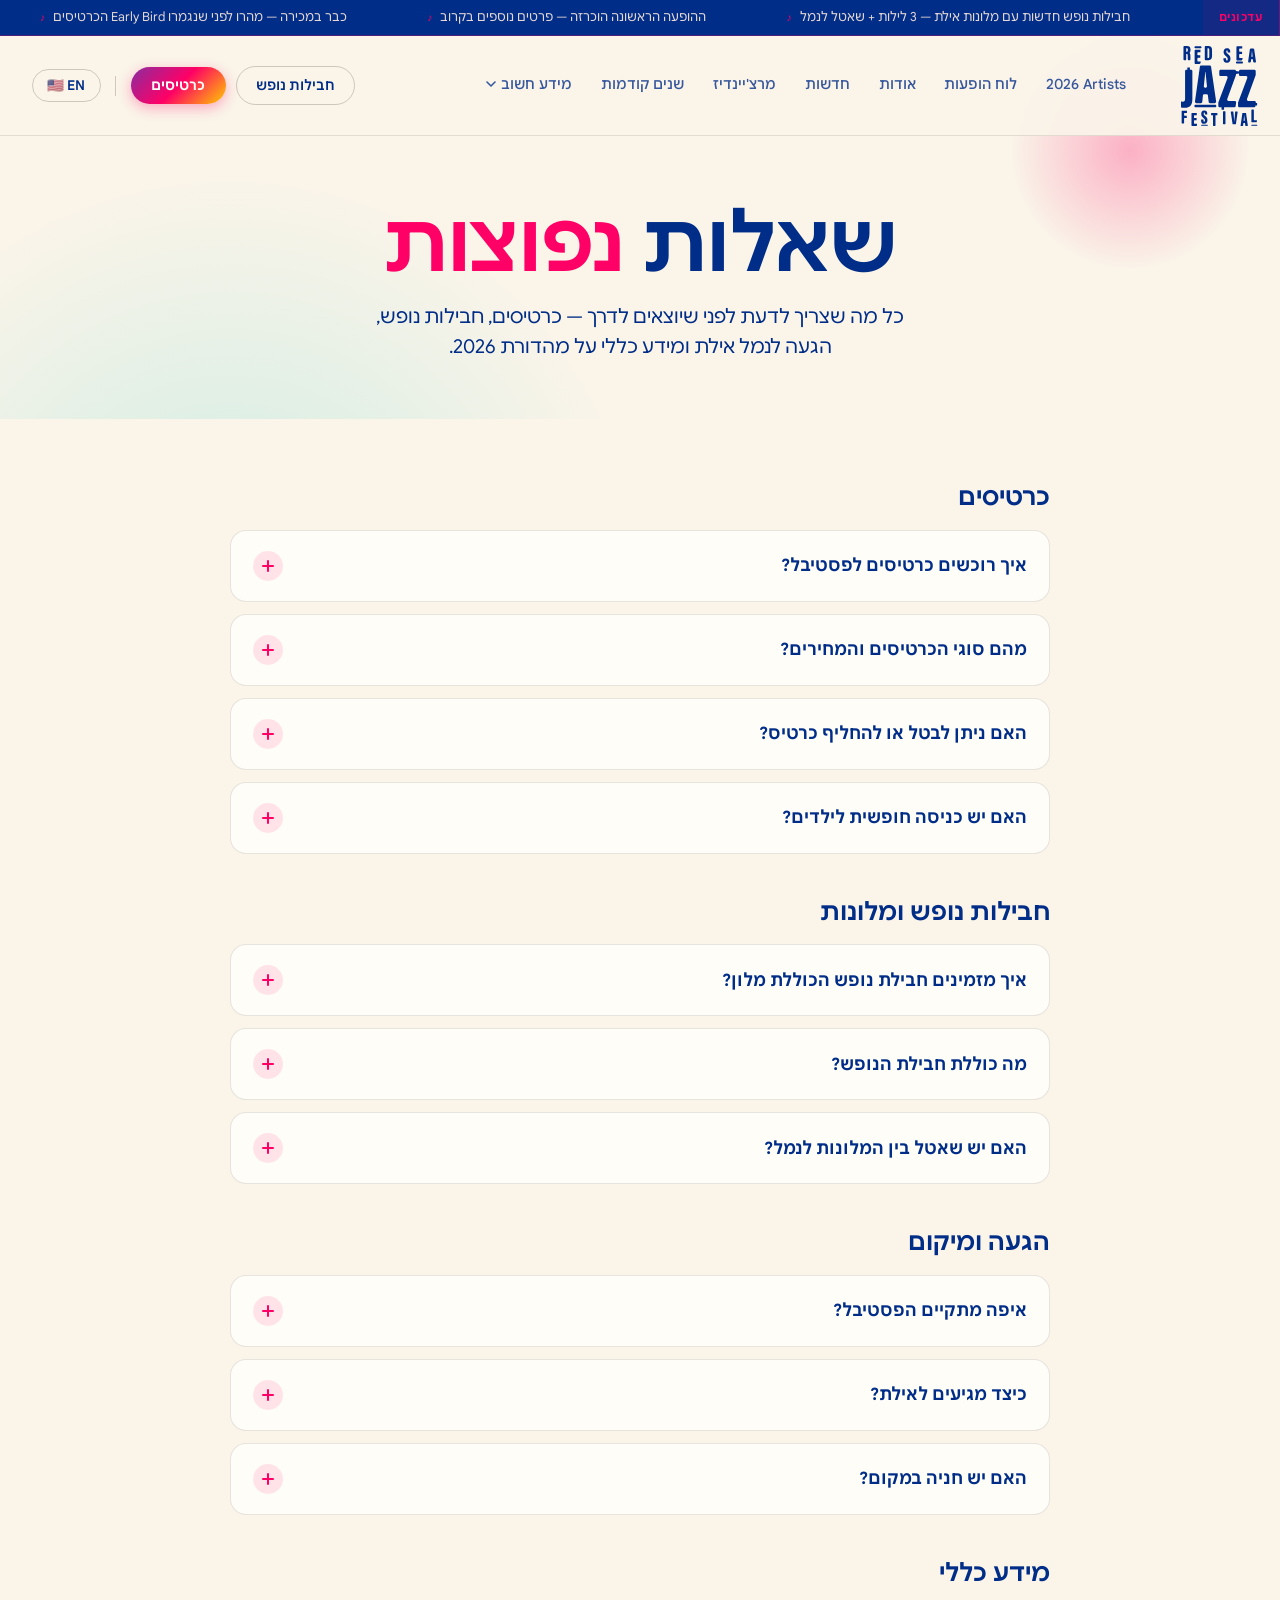
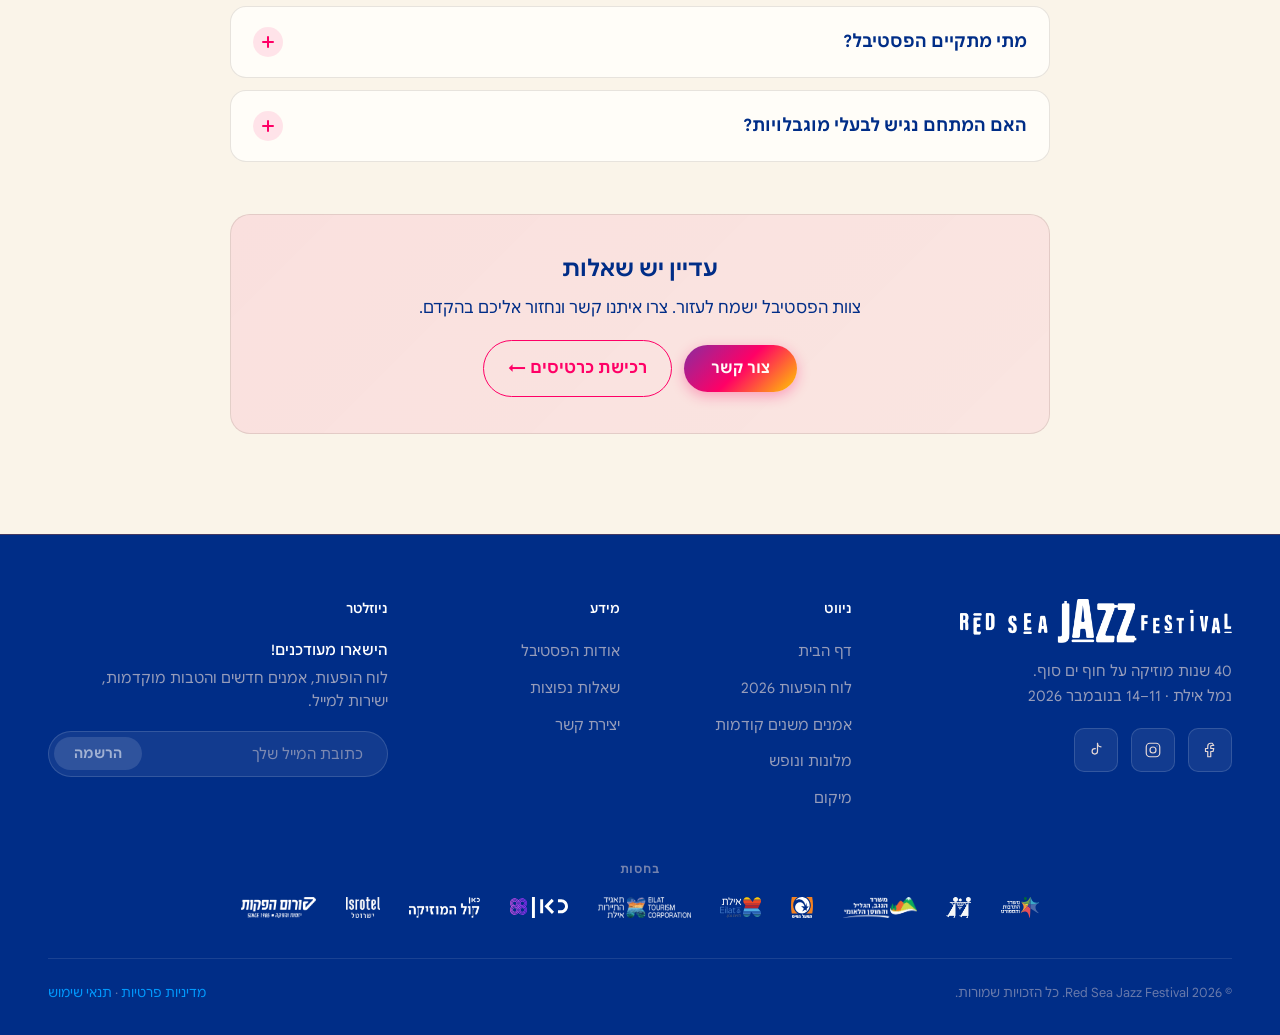
<file: faq.html>
<!DOCTYPE html>
<html lang="he" dir="rtl">
<head>
  <meta charset="UTF-8" />
  <meta name="viewport" content="width=device-width, initial-scale=1.0" />
  <title>שאלות נפוצות · Red Sea Jazz Festival</title>
  <meta name="description" content="שאלות ותשובות על פסטיבל ג'אז ים סוף — רכישת כרטיסים, חבילות נופש ומלונות, הגעה לנמל אילת ומידע כללי על מהדורת 2026." />
  <meta name="keywords" content="Red Sea Jazz Festival, שאלות נפוצות, כרטיסים, חבילות נופש, אילת, 2026" />
  <meta property="og:title" content="שאלות נפוצות · Red Sea Jazz Festival" />
  <meta property="og:description" content="כל מה שצריך לדעת לפני הפסטיבל — כרטיסים, חבילות נופש, הגעה ומידע כללי." />
  <meta property="og:type" content="website" />
  <meta property="og:image" content="./Graphig assets/og-image.jpg" />
  <meta property="og:locale" content="he_IL" />
  <meta property="og:site_name" content="Red Sea Jazz Festival" />
  <meta name="theme-color" content="#FF0066" />
  <meta name="msapplication-TileColor" content="#FF0066" />
  <link rel="icon" type="image/x-icon" href="./favicon.ico" />
  <link rel="icon" type="image/png" sizes="16x16" href="./favicon-16x16.png" />
  <link rel="icon" type="image/png" sizes="32x32" href="./favicon-32x32.png" />
  <link rel="apple-touch-icon" sizes="180x180" href="./apple-touch-icon.png" />
  <link rel="manifest" href="./site.webmanifest" />
  <link rel="preconnect" href="https://fonts.googleapis.com" />
  <link rel="preconnect" href="https://fonts.gstatic.com" crossorigin />
  <link href="https://fonts.googleapis.com/css2?family=Hepta+Slab:wght@100;300;400;500;700;900&family=Noto+Sans+Hebrew:wght@300;400;500;700;900&display=swap" rel="stylesheet" />
  <style>
    /* ─── Google Sans (self-hosted, per-script via unicode-range: Hebrew + Latin/numbers) ─── */
    @font-face {
      font-family: 'Google Sans';
      src: url('./Graphig assets/fonts/GoogleSansHebrew-Variable.woff2') format('woff2-variations');
      font-weight: 400 700;
      font-style: normal;
      unicode-range: U+0590-05FF, U+FB1D-FB4F;
      font-display: swap;
    }
    @font-face {
      font-family: 'Google Sans';
      src: url('./Graphig assets/fonts/GoogleSansHebrew-Italic-Variable.woff2') format('woff2-variations');
      font-weight: 400 700;
      font-style: italic;
      unicode-range: U+0590-05FF, U+FB1D-FB4F;
      font-display: swap;
    }
    @font-face {
      font-family: 'Google Sans';
      src: url('./Graphig assets/fonts/GoogleSansLatin-Variable.woff2') format('woff2-variations');
      font-weight: 400 700;
      font-style: normal;
      unicode-range: U+0020-007E, U+00A0-00FF, U+2010-2011, U+2013-2015, U+2018-201A, U+201C-201E, U+2022, U+2026, U+2030, U+2032-2033, U+2039-203A, U+2044, U+20AA, U+20AC, U+2190, U+2192, U+21C4, U+2212, U+2248, U+25CF, U+2713;
      font-display: swap;
    }
    @font-face {
      font-family: 'Google Sans';
      src: url('./Graphig assets/fonts/GoogleSansLatin-Italic-Variable.woff2') format('woff2-variations');
      font-weight: 400 700;
      font-style: italic;
      unicode-range: U+0020-007E, U+00A0-00FF, U+2010-2011, U+2013-2015, U+2018-201A, U+201C-201E, U+2022, U+2026, U+2030, U+2032-2033, U+2039-203A, U+2044, U+20AA, U+20AC, U+2190, U+2192, U+21C4, U+2212, U+2248, U+25CF, U+2713;
      font-display: swap;
    }

    /* ─── RESET & BASE ─────────────────────────────────────────── */
    *, *::before, *::after { box-sizing: border-box; margin: 0; padding: 0; }

    :root {
      /* ── Light Mode palette (cream background, warm dark-brown text) ── */
      --bg:        #FAF4E9;
      --bg2:       #F3E9D6;
      --orange:    #FF0066;
      --primary:   #FF0066;
      --yellow:    #FFCC00;
      --red:       #FF0066;
      --pink:      #892CA0;
      --teal:      #0099FD;
      --warm-glow: var(--primary);
      --text:      #002D87; --text-rgb: 0,45,135;
      --muted:     #002D87; --yellow-text: #7A5C00; --teal-text: #086665; --orange-text: #C93C36; --orange-btn: #CF4943;
      --card-bg:   #FFFDF8;
      --border:    rgba(58,42,30,0.12);
      --border-strong: rgba(58,42,30,0.22);
      --btn-gradient:  linear-gradient(135deg, #892CA0, #FF0066, #FFCC00);
      --shadow:    rgba(58,42,30,0.10);
      --shadow-strong: rgba(58,42,30,0.16);
      --on-accent: #FFFDF8;
      --font:      'Google Sans', 'Hepta Slab', 'Noto Sans Hebrew', serif;
      --ticker-h:  36px;
      --nav-h:     100px;
    }
    :root:has(nav.scrolled) { --nav-h: 64px; }

    html { scroll-behavior: smooth; }
    body {
      font-family: var(--font);
      background: var(--bg);
      color: var(--text);
      line-height: 1.6;
      -webkit-font-smoothing: antialiased;
      overflow-x: hidden;
    }
    a { color: inherit; text-decoration: none; }

    /* ─── TICKER BAR ───────────────────────────────────────────── */
    .ticker-bar {
      position: fixed; top: 0; left: 0; right: 0;
      height: var(--ticker-h); z-index: 101;
      background: #002D87;
      display: flex; align-items: center;
      direction: ltr; overflow: hidden;
      border-bottom: 1px solid rgba(255,0,102,0.3);
    }
    .ticker-label {
      flex-shrink: 0; height: 100%;
      display: flex; align-items: center;
      padding: 0 1rem; font-size: 0.7rem; font-weight: 700;
      letter-spacing: 0.04em; color: var(--orange);
      background: rgba(255,0,102,0.08);
      border-right: 1px solid rgba(255,0,102,0.35);
      white-space: nowrap;
    }
    .ticker-track-wrap { flex: 1; overflow: hidden; position: relative; }
    .ticker-track {
      display: flex; gap: 0; direction: ltr;
      animation: ticker-scroll 28s linear infinite;
      will-change: transform; width: max-content;
    }
    .ticker-item {
      display: inline-flex; align-items: center; gap: 0.5rem;
      font-size: 0.78rem; color: #e6d8d6;
      padding: 0 2.5rem; white-space: nowrap;
    }
    .ticker-item::before { content: '♪'; color: var(--orange); font-size: 0.65rem; }
    @keyframes ticker-scroll { 0% { transform: translateX(0); } 100% { transform: translateX(-25%); } }
    @media (max-width: 700px) {
      :root { --ticker-h: 32px; }
      .ticker-label { padding: 0 0.7rem 0 0.9rem; font-size: 0.65rem; }
      .ticker-item { font-size: 0.73rem; padding: 0 1.8rem; }
    }

    /* ─── NAV ─────────────────────────────────────────────────── */
    nav {
      position: fixed; top: var(--ticker-h); width: 100%; z-index: 100;
      display: flex; align-items: center; height: 100px;
      background: rgba(250,244,233,0.94);
      -webkit-backdrop-filter: blur(10px); backdrop-filter: blur(10px);
      border-bottom: 1px solid var(--border);
      transition: background 0.35s, height 0.35s; overflow: hidden;
    }
    nav.scrolled {
      height: 64px; background: rgba(250,244,233,0.97);
      box-shadow: 0 2px 16px var(--shadow);
    }
    .nav-logo-tab {
      flex-shrink: 0; padding: 0.6rem 1.4rem;
      display: flex; align-items: center; justify-content: center;
      cursor: pointer; text-decoration: none;
      transition: opacity 0.2s, padding 0.35s;
    }
    .nav-logo-tab:hover { opacity: 0.75; }
    nav.scrolled .nav-logo-tab { padding: 0.25rem 1.4rem; }
    .nav-logo-img {
      height: 80px; width: auto; display: block;
      transition: height 0.35s;
    }
    nav.scrolled .nav-logo-img { height: 44px; }
    .nav-inner {
      flex: 1; display: flex; align-items: center;
      justify-content: space-between; padding: 0 2rem;
    }
    .nav-links {
      display: flex; gap: 1.8rem; list-style: none;
      font-size: 0.88rem; font-weight: 500;
    }
    .nav-links a {
      position: relative; padding-bottom: 3px;
      transition: color 0.25s; color: rgba(var(--text-rgb),0.78);
    }
    .nav-links a::after {
      content: ''; position: absolute; bottom: 0; inset-inline-end: 0;
      width: 0; height: 2px;
      background: linear-gradient(90deg, var(--primary), var(--primary));
      transition: width 0.3s;
    }
    .nav-links a:hover, .nav-links a.active {
      background: linear-gradient(90deg, var(--primary), var(--primary));
      -webkit-background-clip: text; background-clip: text; color: transparent;
    }
    .nav-links a:hover::after, .nav-links a.active::after { width: 100%; }
    .nav-links a.active { font-weight: 700; }
    /* ── Nav dropdown: "מידע חשוב" — הקישור היחיד בטול-בר עם תת-תפריט (3 בנים) ── */
    .nav-drop { position: relative; }
    .nav-drop-toggle {
      display: flex; align-items: center; gap: 0.35rem;
      background: none; border: none; padding: 0 0 3px; margin: 0;
      font: inherit; font-size: inherit; font-weight: 500;
      color: rgba(var(--text-rgb),0.78); cursor: pointer; position: relative;
    }
    .nav-drop-toggle::after {
      content: ''; position: absolute; bottom: 0; inset-inline-end: 0;
      width: 0; height: 2px;
      background: linear-gradient(90deg, var(--primary), var(--primary));
      transition: width 0.3s;
    }
    .nav-drop-toggle:hover, .nav-drop-toggle.open {
      background: linear-gradient(90deg, var(--primary), var(--primary));
      -webkit-background-clip: text; background-clip: text; color: transparent;
    }
    .nav-drop-toggle:hover::after, .nav-drop-toggle.open::after { width: 100%; }
    .nav-drop-toggle:hover .nav-drop-chevron, .nav-drop-toggle.open .nav-drop-chevron { color: var(--orange); }
    .nav-drop-chevron { transition: transform 0.25s; flex-shrink: 0; }
    .nav-drop-toggle.open .nav-drop-chevron { transform: rotate(180deg); }

    /* הפאנל מנותק ל-body ב-JS (portal) כדי לא להיחתך ע"י overflow:hidden של ה-nav */
    .nav-drop-panel {
      display: none; flex-direction: column;
      position: fixed; z-index: 150;
      background: #FAF4E9; border: 1px solid var(--border);
      border-radius: 14px; box-shadow: 0 14px 34px var(--shadow);
      padding: 0.55rem; min-width: 215px;
    }
    .nav-drop-panel.open { display: flex; }
    .nav-drop-panel > a {
      display: flex; align-items: center; justify-content: space-between; gap: 0.6rem;
      padding: 0.6rem 0.8rem; border-radius: 8px;
      font-size: 0.87rem; font-weight: 500; color: var(--text);
      white-space: nowrap; text-align: start;
      background: none; border: none; width: 100%; cursor: pointer; font-family: inherit;
    }
    .nav-drop-panel > a:hover { background: rgba(255,0,102,0.08); color: var(--primary); }
    .nav-drop-panel > a.active { color: var(--primary); font-weight: 700; }

    .nav-actions { display: flex; align-items: center; gap: 0.6rem; flex-shrink: 0; }
    .nav-btn-primary {
      background: var(--btn-gradient); color: var(--on-accent);
      border: none; border-radius: 50px;
      padding: 0.5rem 1.3rem; font-size: 0.85rem; font-weight: 700;
      cursor: pointer; box-shadow: 0 4px 14px rgba(255,0,102,0.32);
      transition: transform 0.2s, box-shadow 0.2s;
      text-decoration: none; display: inline-block;
    }
    .nav-btn-primary:hover { transform: translateY(-2px); box-shadow: 0 6px 22px rgba(255,0,102,0.45); }
    .nav-btn-secondary {
      background: transparent; color: var(--text);
      border: 1.5px solid var(--border-strong); border-radius: 50px;
      padding: 0.48rem 1.2rem; font-size: 0.85rem; font-weight: 600;
      cursor: pointer; transition: border-color 0.2s, color 0.2s, transform 0.2s;
      text-decoration: none; display: inline-block;
    }
    .nav-btn-secondary:hover { border-color: var(--orange); color: var(--orange); transform: translateY(-2px); }
    .nav-lang-sep { width: 1px; height: 20px; flex-shrink: 0; background: var(--border-strong); margin-inline: 0.3rem; }
    .nav-btn-lang {
      background: transparent; color: var(--text);
      border: 1.5px solid var(--border-strong); border-radius: 50px;
      padding: 0.45rem 0.9rem; font-size: 0.85rem; font-weight: 600;
      cursor: pointer; display: flex; align-items: center; gap: 0.35rem;
      transition: border-color 0.2s, color 0.2s; font-family: var(--font);
    }
    .nav-btn-lang:hover { border-color: var(--orange); color: var(--primary); }
    .hamburger { display: none; flex-direction: column; gap: 5px; cursor: pointer; border: none; background: transparent; }
    .hamburger span { width: 24px; height: 2px; background: var(--text); border-radius: 2px; transition: 0.3s; }
    /* תפריט פתוח: שני הפסים החיצוניים מסתובבים ל-X, האמצעי נעלם */
    .hamburger[aria-expanded="true"] span:nth-child(1) { transform: translateY(7px) rotate(45deg); }
    .hamburger[aria-expanded="true"] span:nth-child(2) { opacity: 0; }
    .hamburger[aria-expanded="true"] span:nth-child(3) { transform: translateY(-7px) rotate(-45deg); }
    .nav-link-mobile-flat, .nav-mobile-menu-actions { display: none; }
    .mobile-menu-panel { display: contents; }
    @media (max-width: 900px) {
      nav { display: grid; grid-template-columns: 1fr auto 1fr; padding-inline: 16px; }
      .nav-inner { display: contents; padding: 0; }
      .nav-actions { display: contents; }
      .nav-links { display: none; }
      .nav-btn-secondary { display: none; }
      .nav-logo-tab { grid-column: 2; grid-row: 1; justify-self: center; padding: 0.5rem 1rem; }
      .nav-logo-img { height: 56px; }
      .hamburger { display: flex; grid-column: 1; grid-row: 1; justify-self: start; }
      .nav-actions > .nav-btn-primary { grid-column: 3; grid-row: 1; justify-self: end; }
      body.mobile-nav-open .nav-actions > .nav-btn-primary { display: none; }
      .nav-lang-sep, .nav-actions > #langBtn { display: none; }
      #navInfoDrop { display: none; }
      .nav-link-mobile-flat { display: block; }
      .mobile-menu-panel.open {
        display: flex; flex-direction: column;
        position: fixed; inset: 0; top: calc(var(--ticker-h) + var(--nav-h));
        background: rgba(250,244,233,0.98); -webkit-backdrop-filter: blur(10px); backdrop-filter: blur(10px);
        z-index: 99;
        overflow-y: auto; -webkit-overflow-scrolling: touch; overscroll-behavior: contain;
      }
      .mobile-menu-panel.open .nav-links {
        display: flex; flex-direction: column;
        padding: 2rem; gap: 1.5rem; font-size: 1.2rem;
      }
      .mobile-menu-panel.open::-webkit-scrollbar-thumb { background: transparent; transition: background 0.25s; }
      .mobile-menu-panel.open.scrolling::-webkit-scrollbar-thumb { background: var(--orange); }
      .nav-mobile-menu-actions {
        display: none; align-items: center; gap: 0.6rem;
        grid-column: 3; grid-row: 1; justify-self: end;
      }
      body.mobile-nav-open .nav-mobile-menu-actions { display: flex; }
      body.mobile-nav-open .nav-logo-tab { display: none; }
    }

    /* ─── PAGE HERO (cream, Light Mode — decorative glows, dark title) ─── */
    .page-hero {
      position: relative;
      overflow: hidden;
      padding-top: calc(var(--ticker-h) + var(--nav-h) + 64px);
      padding-bottom: 56px;
      display: flex; align-items: center; justify-content: center;
      background: var(--bg);
    }
    .page-hero-glow {
      position: absolute; pointer-events: none;
      border-radius: 50%; z-index: 0;
    }
    .page-hero-glow-orange {
      top: 20px; inset-inline-start: 20px; width: 260px; height: 260px;
      background: radial-gradient(circle, rgba(255,0,102,0.28) 0%, transparent 65%);
    }
    .page-hero-glow-teal {
      top: 140px; inset-inline-end: -220px; width: 900px; height: 900px;
      background: radial-gradient(circle, rgba(0,200,200,0.18) 0%, transparent 65%);
    }
    /* גרסת מובייל בלבד — .page-hero חותך את הזוהר בקו חד (overflow:hidden) לפני
       תחילת רשימת השאלות. .page-hero-glow-bleed הוא עותק זהה של הזוהר הירקרק,
       ממוקם כילד ישיר של body (לא נחתך ע"י ה-overflow) כך שהוא גולש רך מתחת
       לכותרת עד מאחורי הקטגוריה/הכרטיס הראשון. מוסתר לגמרי בדסקטופ.
       .page-hero-glow-bleed-wrap עוטף אותו ב-overflow:hidden משלו — בלי זה,
       העיגול הענק (900px) שחורג עם inset שלילי גורם לבאג ריצוף/paint אמיתי
       בכרום headless שמזיז ויזואלית תוכן מתחתיו מהמיקום הלוגי שלו (אומת ע"י
       getBoundingClientRect מול פיקסלים בפועל), למרות שה-DOM וה-CSS תקינים
       לחלוטין. עטיפה עצמאית עם overflow:hidden מונעת את זה. */
    .page-hero-glow-bleed-wrap { display: none; }
    @media (max-width: 600px) {
      .page-hero .page-hero-glow { display: none; }
      .page-hero-glow-bleed-wrap {
        display: block;
        position: absolute; top: 0; left: 0; width: 100%; height: 1100px;
        overflow: hidden; pointer-events: none; z-index: 0;
      }
      .page-hero-glow-bleed {
        position: absolute; pointer-events: none;
        border-radius: 50%;
        top: 140px; inset-inline-end: -220px; width: 900px; height: 900px;
        background: radial-gradient(circle, rgba(0,200,200,0.18) 0%, transparent 65%);
      }
      /* .page-hero ו-.faq-body היו עם var(--bg) אטום — היה חוסם את הזוהר
         הגולש (הוא ממוקם מאחוריהם ב-DOM/paint order). שקופים כדי לתת לו
         להיראות לכל אורכו, מראש ה-hero וברציפות דרך גבול הסקשן, בלי קו חיתוך —
         (הכרטיסים עצמם עדיין אטומים ומכסים אותו כרגיל היכן שהם נמצאים) */
      .page-hero, .faq-body { background: transparent; }
    }
    .page-hero-content {
      position: relative; z-index: 2;
      display: flex; flex-direction: column;
      gap: 14px; align-items: center; text-align: center;
      padding-inline: 24px;
    }
    .page-hero-title {
      display: flex; align-items: baseline; gap: 20px; justify-content: center;
      font-size: clamp(2.6rem, 7vw, 5rem);
      font-weight: 900; color: var(--text);
      line-height: 1.1; letter-spacing: -1px;
    }
    .page-hero-title-he { font-family: 'Google Sans', 'Hepta Slab', 'Noto Sans Hebrew', sans-serif; }
    .page-hero-title-accent {
      background: linear-gradient(135deg, var(--orange), var(--red));
      -webkit-background-clip: text; background-clip: text;
      -webkit-text-fill-color: transparent;
    }
    .page-hero-sub {
      font-family: 'Google Sans', 'Hepta Slab', 'Noto Sans Hebrew', sans-serif;
      font-size: clamp(1rem, 2.4vw, 1.1875rem); font-weight: 400;
      color: var(--muted); line-height: 1.6; max-width: 560px;
    }

    /* ─── FAQ BODY ─────────────────────────────────────────────── */
    .faq-body {
      padding: 64px 0 100px;
      display: flex; flex-direction: column; align-items: center;
      min-height: 60vh;
    }
    .faq-column {
      width: 820px; max-width: calc(100% - 48px);
      display: flex; flex-direction: column; gap: 44px;
    }
    /* גרסת מובייל בלבד — מרחק אחיד של 16px מהשוליים (היה 24px) */
    @media (max-width: 600px) {
      .faq-column { max-width: calc(100% - 32px); }
    }

    /* קטגוריה */
    .faq-cat-head {
      display: flex; align-items: center;
      margin-bottom: 18px;
    }
    .faq-cat-title {
      font-family: 'Google Sans', 'Hepta Slab', 'Noto Sans Hebrew', sans-serif;
      font-size: 1.5rem; font-weight: 900;
      color: var(--text); line-height: 1.2;
    }

    /* פריט accordion */
    .faq-list { display: flex; flex-direction: column; gap: 12px; }
    .faq-item {
      background: var(--card-bg);
      border: 1px solid var(--border);
      border-radius: 16px;
      overflow: hidden;
      position: relative;
      transition: border-color 0.25s, box-shadow 0.25s;
    }
    .faq-item.open {
      border-color: rgba(255,0,102,0.35);
      box-shadow: 0 8px 26px var(--shadow);
    }
    .faq-q {
      width: 100%;
      display: flex; align-items: center; justify-content: space-between;
      gap: 16px;
      padding: 20px 22px;
      background: transparent; border: none; cursor: pointer;
      text-align: right;
      font-family: 'Google Sans', 'Hepta Slab', 'Noto Sans Hebrew', sans-serif;
      font-size: 1.0625rem; font-weight: 700;
      color: var(--text); line-height: 1.5;
      transition: color 0.2s;
    }
    .faq-q:hover { color: var(--orange); }
    .faq-item.open .faq-q { color: var(--orange); }
    .faq-q-text { flex: 1; }

    /* אייקון +/− */
    .faq-icon {
      position: relative; flex-shrink: 0;
      width: 30px; height: 30px; border-radius: 50%;
      background: rgba(255,0,102,0.10);
      transition: background 0.25s, transform 0.3s ease;
    }
    .faq-icon::before, .faq-icon::after {
      content: ''; position: absolute;
      top: 50%; left: 50%;
      width: 12px; height: 2px; border-radius: 2px;
      background: var(--orange);
      transform: translate(-50%, -50%);
      transition: transform 0.3s ease, opacity 0.3s ease;
    }
    .faq-icon::after { transform: translate(-50%, -50%) rotate(90deg); }
    .faq-item.open .faq-icon { background: var(--orange); transform: rotate(135deg); }
    .faq-item.open .faq-icon::before,
    .faq-item.open .faq-icon::after { background: var(--on-accent); }

    /* פאנל התשובה — נסגר בדיפולט (grid-rows animation) */
    .faq-a {
      display: grid;
      grid-template-rows: 0fr;
      transition: grid-template-rows 0.32s ease;
    }
    .faq-item.open .faq-a { grid-template-rows: 1fr; }
    .faq-a-inner { overflow: hidden; }
    .faq-a-inner p {
      font-family: 'Google Sans', 'Hepta Slab', 'Noto Sans Hebrew', sans-serif;
      font-size: 1rem; font-weight: 400;
      line-height: 1.75; color: var(--muted);
      text-align: right;
      padding: 0 22px 22px;
      margin: 0;
    }
    .faq-a-inner p + p { padding-top: 14px; }
    .faq-a-inner a {
      color: var(--teal-text); font-weight: 600;
      border-bottom: 1px solid rgba(0,153,253,0.35);
      transition: opacity 0.2s;
    }
    .faq-a-inner a:hover { opacity: 0.72; }

    /* בלוק CTA תחתון */
    .faq-cta {
      margin-top: 8px;
      background: linear-gradient(135deg, rgba(255,0,102,0.08), rgba(255,0,102,0.06));
      border: 1px solid var(--border);
      border-radius: 20px;
      padding: 36px 32px;
      text-align: center;
      display: flex; flex-direction: column; align-items: center; gap: 10px;
    }
    .faq-cta-title {
      font-family: 'Google Sans', 'Hepta Slab', 'Noto Sans Hebrew', sans-serif;
      font-size: 1.375rem; font-weight: 900; color: var(--text);
    }
    .faq-cta-text {
      font-family: 'Google Sans', 'Hepta Slab', 'Noto Sans Hebrew', sans-serif;
      font-size: 1rem; color: var(--muted); line-height: 1.6;
      max-width: 460px; margin-bottom: 8px;
    }
    .faq-cta-actions { display: flex; flex-wrap: wrap; gap: 12px; justify-content: center; align-items: center; }
    .faq-cta-btn-primary {
      background: var(--btn-gradient); color: var(--on-accent);
      border: none; border-radius: 50px;
      padding: 0.7rem 1.7rem; font-size: 0.95rem; font-weight: 700;
      font-family: 'Google Sans', 'Hepta Slab', 'Noto Sans Hebrew', sans-serif;
      cursor: pointer; box-shadow: 0 4px 14px rgba(255,0,102,0.32);
      transition: transform 0.2s, box-shadow 0.2s;
      text-decoration: none; display: inline-block;
    }
    .faq-cta-btn-primary:hover { transform: translateY(-2px); box-shadow: 0 6px 22px rgba(255,0,102,0.45); }
    /* תואם בדיוק לעיצוב הכפתור המשני בכרטיסיות המסלולים (index.html
       .ticket-plan-cta-secondary) — כל כפתור באיררכיה משנית באתר אמור
       להיראות זהה לזה. */
    .faq-cta-btn-secondary {
      background: transparent; color: var(--primary);
      border: 1px solid var(--primary); border-radius: 50px;
      padding: 15px 24px; font-size: 16px; font-weight: 700;
      font-family: 'Google Sans', 'Hepta Slab', 'Noto Sans Hebrew', sans-serif;
      cursor: pointer; transition: border-color 0.2s, color 0.2s, transform 0.2s, background 0.2s;
      text-decoration: none; display: inline-block;
    }
    .faq-cta-btn-secondary:hover { background: rgba(255,0,102,0.06); transform: translateY(-2px); }

    @media (max-width: 700px) {
      /* מובייל: גובה באנר אחיד (260px תוכן) לכל דפי הבאנר באתר, מלבד לוח ההופעות —
         מוחלף ממודל padding-based למודל height מפורש כמו שאר הדפים */
      .page-hero {
        height: calc(260px + var(--ticker-h) + var(--nav-h));
        padding-top: calc(var(--ticker-h) + var(--nav-h));
        padding-bottom: 0;
      }
      .faq-body { padding: 44px 0 64px; }
      .faq-column { gap: 34px; }
      .faq-q { padding: 16px 18px; font-size: 1rem; }
      .faq-a-inner p { padding: 0 18px 18px; }
      .faq-cat-title { font-size: 1.3rem; }
      .faq-cta { padding: 28px 24px 24px; }
      /* height אחיד עם שאר כפתורי ה-CTA במובייל (44px — כגובה כפתור
         "פרטים נוספים" בסקשן #venue באתר הבית) */
      .faq-cta-btn-primary, .faq-cta-btn-secondary {
        height: 44px;
        display: inline-flex; align-items: center; justify-content: center;
      }
      /* הכפתורים נערמים אחד מעל השני ברוחב מלא של הבאנר, 24px מהשוליים
         ומהשול התחתון (מגיע מ-.faq-cta padding למעלה) — במקום זה לצד זה. */
      .faq-cta-actions {
        flex-direction: column; align-items: stretch;
        width: 100%; gap: 12px;
      }
      .faq-cta-btn-primary, .faq-cta-btn-secondary { width: 100%; box-sizing: border-box; }
    }
      /* טלפונים קטנים מאוד (~≤400px): ה-toolbar (לוגו + כפתור כרטיסים + EN + המבורגר)
       צר מדי לכל האלמנטים במידותיהם הרגילות — הם נדחקים החוצה משמאל וה-nav
       (overflow:hidden) חותך את ההמבורגר לגמרי. מצמצמים padding/gap/font כדי
       שהכול יישאר בתוך הרוחב הזמין. */
    @media (max-width: 400px) {
      .nav-logo-tab { padding: 0.4rem 0.6rem; }
      .nav-inner { padding: 0 0.5rem; }
      .nav-btn-primary { padding: 0.5rem 0.8rem; font-size: 0.78rem; }
      /* מגדיל את שטח המגע ל-~44×44px בלי לשנות את הפריסה החזותית (padding מתקזז ע"י margin שלילי זהה).
         סימטרי — ההמבורגר יושב לבדו בקצה עמודת הגריד הימנית, אין יותר כפתור EN צמוד אליו. */
      .hamburger { padding: 14px; margin: -14px; }
    }
</style>
</head>
<body>

  <!-- מובייל בלבד: עותק זהה של הזוהר הירקרק בעמוד ה-hero, ממוקם ברמת ה-body
       (לא נחתך ע"י overflow:hidden של .page-hero) כדי לגלוש רך עד מאחורי
       תחילת רשימת השאלות. ראו הערה ליד .page-hero-glow-bleed-wrap ב-CSS. -->
  <div class="page-hero-glow-bleed-wrap" aria-hidden="true">
    <div class="page-hero-glow-bleed"></div>
  </div>

  <!-- ── TICKER BAR ── -->
  <div class="ticker-bar" role="status" aria-live="off" aria-label="עדכוני פסטיבל">
    <div class="ticker-track-wrap">
      <div class="ticker-track" id="tickerTrack">
        <span class="ticker-item">הכרטיסים Early Bird כבר במכירה — מהרו לפני שנגמרו</span>
        <span class="ticker-item">ההופעה הראשונה הוכרזה — פרטים נוספים בקרוב</span>
        <span class="ticker-item">חבילות נופש חדשות עם מלונות אילת — 3 לילות + שאטל לנמל</span>
        <span class="ticker-item">11–14 בנובמבר 2026 · נמל אילת · 40 שנות פסטיבל ג׳אז ים סוף</span>
        <span class="ticker-item">הכרטיסים Early Bird כבר במכירה — מהרו לפני שנגמרו</span>
        <span class="ticker-item">ההופעה הראשונה הוכרזה — פרטים נוספים בקרוב</span>
        <span class="ticker-item">חבילות נופש חדשות עם מלונות אילת — 3 לילות + שאטל לנמל</span>
        <span class="ticker-item">11–14 בנובמבר 2026 · נמל אילת · 40 שנות פסטיבל ג׳אז ים סוף</span>
        <span class="ticker-item">הכרטיסים Early Bird כבר במכירה — מהרו לפני שנגמרו</span>
        <span class="ticker-item">ההופעה הראשונה הוכרזה — פרטים נוספים בקרוב</span>
        <span class="ticker-item">חבילות נופש חדשות עם מלונות אילת — 3 לילות + שאטל לנמל</span>
        <span class="ticker-item">11–14 בנובמבר 2026 · נמל אילת · 40 שנות פסטיבל ג׳אז ים סוף</span>
      </div>
    </div>
    <span class="ticker-label">עדכונים</span>
  </div>

  <!-- ── NAV ── -->
  <nav id="navbar">
    <a class="nav-logo-tab" href="./index.html">
      <img src="State=Vertical.svg?v=3" alt="Red Sea Jazz Festival" class="nav-logo-img" width="77" height="80" />
    </a>
    <div class="nav-inner">
      <div class="mobile-menu-panel" id="mobileMenuPanel">
      <ul class="nav-links" id="navLinks">
        <li class="nav-link-mobile-flat"><a href="./index.html" data-he="דף הבית" data-en="Home">דף הבית</a></li>
        <li><a href="./index.html#artist-lineup-text" data-he="2026 Artists" data-en="2026 Artists" dir="ltr">2026 Artists</a></li>
        <li><a href="./lineup.html" data-he="לוח הופעות" data-en="Schedule">לוח הופעות</a></li>
        <li class="nav-link-mobile-flat"><a href="https://www.hotels.com/" target="_blank" rel="noopener" data-he="חבילות לינה" data-en="Stay Packages">חבילות לינה</a></li>
        <li><a href="./about.html" data-he="אודות" data-en="About">אודות</a></li>
        <li><a href="./index.html#news" data-he="חדשות" data-en="News">חדשות</a></li>
        <li><a href="./merch.html" data-he="מרצ'יינדיז" data-en="Merch">מרצ'יינדיז</a></li>
        <li><a href="./past-artists.html" data-he="שנים קודמות" data-en="Past Artists">שנים קודמות</a></li>
        <li class="nav-drop" id="navInfoDrop">
          <button type="button" class="nav-drop-toggle" id="navDropBtn" aria-haspopup="true" aria-expanded="false" onclick="toggleNavDrop(event)" data-he="מידע חשוב" data-en="Important Info">
            מידע חשוב
            <svg class="nav-drop-chevron" width="10" height="6" viewBox="0 0 10 6" fill="none" aria-hidden="true"><path d="M1 1l4 4 4-4" stroke="currentColor" stroke-width="1.6" stroke-linecap="round" stroke-linejoin="round"/></svg>
          </button>
          <div class="nav-drop-panel" id="navDropPanel">
            <!-- הסעות: לינק חיצוני placeholder — יש לעדכן כשיתקבל קישור סופי -->
            <a href="#" data-he="הסעות" data-en="Shuttles">הסעות</a>
            <a href="./faq.html" class="active" data-he="שאלות נפוצות" data-en="FAQ">שאלות נפוצות</a>
            <a href="./contact.html" data-he="יצירת קשר" data-en="Contact">יצירת קשר</a>
          </div>
        </li>
        <li class="nav-link-mobile-flat"><a href="#" data-he="הסעות" data-en="Shuttles">הסעות</a></li>
        <li class="nav-link-mobile-flat"><a href="./faq.html" class="active" data-he="שאלות נפוצות" data-en="FAQ">שאלות נפוצות</a></li>
        <li class="nav-link-mobile-flat"><a href="./contact.html" data-he="יצירת קשר" data-en="Contact">יצירת קשר</a></li>
      </ul>
      </div>
      <div class="nav-actions">
        <a class="nav-btn-secondary" data-he="חבילות נופש" data-en="Stay Packages"
          href="./index.html#hotels" rel="noopener">חבילות נופש</a>
        <a class="nav-btn-primary" data-he="כרטיסים" data-en="Tickets"
          href="https://www.ticketmaster.co.il/homepage/ALL/iw" target="_blank" rel="noopener">כרטיסים</a>
        <div class="nav-lang-sep"></div>
        <button class="nav-btn-lang" id="langBtn" onclick="switchLang()">🇺🇸 EN</button>
        <button class="hamburger" id="hamburger" aria-label="תפריט ניווט" aria-expanded="false" onclick="toggleMenu()">
          <span></span><span></span><span></span>
        </button>
      </div>
    </div>
    <div class="nav-mobile-menu-actions" id="navMobileMenuActions">
      <a class="nav-btn-primary" data-he="כרטיסים" data-en="Tickets" href="https://www.ticketmaster.co.il/homepage/ALL/iw" target="_blank" rel="noopener">כרטיסים</a>
      <button class="nav-btn-lang" id="langBtnMobile" onclick="switchLang()">🇺🇸 EN</button>
    </div>
  </nav>

  <!-- ── PAGE HERO ── -->
  <header class="page-hero">
    <div class="page-hero-glow page-hero-glow-orange" aria-hidden="true"></div>
    <div class="page-hero-glow page-hero-glow-teal" aria-hidden="true"></div>
    <div class="page-hero-content">
      <h1 class="page-hero-title">
        <span class="page-hero-title-he">שאלות <span class="page-hero-title-accent">נפוצות</span></span>
      </h1>
      <p class="page-hero-sub">כל מה שצריך לדעת לפני שיוצאים לדרך — כרטיסים, חבילות נופש, הגעה לנמל אילת ומידע כללי על מהדורת 2026.</p>
    </div>
  </header>

  <!-- ── FAQ BODY ── -->
  <main class="faq-body">
    <div class="faq-column">

      <!-- ══ קטגוריה: כרטיסים ══ -->
      <section class="faq-cat">
        <div class="faq-cat-head">
          <h2 class="faq-cat-title">כרטיסים</h2>
        </div>
        <div class="faq-list">

          <div class="faq-item">
            <button class="faq-q" aria-expanded="false" aria-controls="faq-a-1">
              <span class="faq-q-text">איך רוכשים כרטיסים לפסטיבל?</span>
              <span class="faq-icon" aria-hidden="true"></span>
            </button>
            <div class="faq-a" id="faq-a-1" role="region">
              <div class="faq-a-inner">
                <p>רכישת כרטיסים מתבצעת דרך אתר המכירות הרשמי של הפסטיבל. לחצו על כפתור <strong>«כרטיסים»</strong> בראש העמוד או <a href="https://www.ticketmaster.co.il/homepage/ALL/iw" target="_blank" rel="noopener">עברו ישירות לעמוד המכירה</a>, בחרו את היום או את מנוי ה-4 ימים המבוקש, והשלימו את התשלום המאובטח. אישור ההזמנה יישלח אליכם במייל עם כרטיס דיגיטלי (QR).</p>
              </div>
            </div>
          </div>

          <div class="faq-item">
            <button class="faq-q" aria-expanded="false" aria-controls="faq-a-2">
              <span class="faq-q-text">מהם סוגי הכרטיסים והמחירים?</span>
              <span class="faq-icon" aria-hidden="true"></span>
            </button>
            <div class="faq-a" id="faq-a-2" role="region">
              <div class="faq-a-inner">
                <p>קיימים שלושה סוגי כרטיסים עיקריים: כרטיס יומי לערב בודד, מנוי 4 ימים המקנה כניסה לכל ימי הפסטיבל, וכרטיס Premium הכולל ישיבה מועדפת וכניסה למופעי הבוקר. מחירי ה-Early Bird זמינים לזמן מוגבל — מומלץ להזדרז לפני עליית המחיר.</p>
                <p>* המחירים המדויקים והזמינות מתעדכנים בעמוד המכירה. אלו פרטי דמה שיעודכנו בהמשך.</p>
              </div>
            </div>
          </div>

          <div class="faq-item">
            <button class="faq-q" aria-expanded="false" aria-controls="faq-a-3">
              <span class="faq-q-text">האם ניתן לבטל או להחליף כרטיס?</span>
              <span class="faq-icon" aria-hidden="true"></span>
            </button>
            <div class="faq-a" id="faq-a-3" role="region">
              <div class="faq-a-inner">
                <p>לכל שאלה בנושא כרטיסים, ביטולים, החלפות או שינויים בהזמנה, יש לפנות לשירות הלקוחות של Ticketmaster בטלפון *9964 בשעות הפעילות - ראשון עד חמישי: 09:30-16:00.</p>
              </div>
            </div>
          </div>

          <div class="faq-item">
            <button class="faq-q" aria-expanded="false" aria-controls="faq-a-4">
              <span class="faq-q-text">האם יש כניסה חופשית לילדים?</span>
              <span class="faq-icon" aria-hidden="true"></span>
            </button>
            <div class="faq-a" id="faq-a-4" role="region">
              <div class="faq-a-inner">
                <p>ניתן להגיע לפסטיבל גם עם ילדים. כל ילד מגיל 3 ומעלה חייב בכרטיס.</p>
              </div>
            </div>
          </div>

        </div>
      </section>

      <!-- ══ קטגוריה: חבילות נופש ומלונות ══ -->
      <section class="faq-cat">
        <div class="faq-cat-head">
          <h2 class="faq-cat-title">חבילות נופש ומלונות</h2>
        </div>
        <div class="faq-list">

          <div class="faq-item">
            <button class="faq-q" aria-expanded="false" aria-controls="faq-a-5">
              <span class="faq-q-text">איך מזמינים חבילת נופש הכוללת מלון?</span>
              <span class="faq-icon" aria-hidden="true"></span>
            </button>
            <div class="faq-a" id="faq-a-5" role="region">
              <div class="faq-a-inner">
                <p>חבילות הנופש זמינות באתר הפסטיבל וכוללות שילוב של לינה וכרטיסים למופעים. את מגוון החבילות והמלונות ניתן למצוא <a href="./index.html#hotels">כאן</a>.</p>
              </div>
            </div>
          </div>

          <div class="faq-item">
            <button class="faq-q" aria-expanded="false" aria-controls="faq-a-6">
              <span class="faq-q-text">מה כוללת חבילת הנופש?</span>
              <span class="faq-icon" aria-hidden="true"></span>
            </button>
            <div class="faq-a" id="faq-a-6" role="region">
              <div class="faq-a-inner">
                <p>כל חבילה משלבת לינה וכרטיסים למופעים בהתאם לאפשרויות המוצגות בעמוד חבילות הנופש.</p>
                <p>* הרכב החבילות המדויק יעודכן בהמשך — כרגע מוצגים פרטי דמה.</p>
              </div>
            </div>
          </div>

          <div class="faq-item">
            <button class="faq-q" aria-expanded="false" aria-controls="faq-a-7">
              <span class="faq-q-text">האם יש שאטל בין המלונות לנמל?</span>
              <span class="faq-icon" aria-hidden="true"></span>
            </button>
            <div class="faq-a" id="faq-a-7" role="region">
              <div class="faq-a-inner">
                <p>כן. במהלך כל ימי הפסטיבל פועל שירות שאטל תדיר בין המלונות המשתתפים לבין נמל אילת, לפני ואחרי המופעים. מחזיקי חבילת נופש נהנים מהשירות ללא עלות נוספת. לוח הזמנים המדויק יימסר עם אישור ההזמנה.</p>
              </div>
            </div>
          </div>

        </div>
      </section>

      <!-- ══ קטגוריה: הגעה ומיקום ══ -->
      <section class="faq-cat">
        <div class="faq-cat-head">
          <h2 class="faq-cat-title">הגעה ומיקום</h2>
        </div>
        <div class="faq-list">

          <div class="faq-item">
            <button class="faq-q" aria-expanded="false" aria-controls="faq-a-8">
              <span class="faq-q-text">איפה מתקיים הפסטיבל?</span>
              <span class="faq-icon" aria-hidden="true"></span>
            </button>
            <div class="faq-a" id="faq-a-8" role="region">
              <div class="faq-a-inner">
                <p>הפסטיבל מתקיים בנמל אילת – מתחם ייחודי על קו המים, מול ים סוף והרי אילת. כל במות הפסטיבל נמצאות במרחק הליכה זו מזו, והרחבה הציבורית מחברת ביניהן.</p>
              </div>
            </div>
          </div>

          <div class="faq-item">
            <button class="faq-q" aria-expanded="false" aria-controls="faq-a-9">
              <span class="faq-q-text">כיצד מגיעים לאילת?</span>
              <span class="faq-icon" aria-hidden="true"></span>
            </button>
            <div class="faq-a" id="faq-a-9" role="region">
              <div class="faq-a-inner">
                <p>ניתן להגיע לאילת בטיסה פנים-ארצית לשדה התעופה רמון, ברכב פרטי, או בקווי אוטובוס ורכבת-אוטובוס משולבת ממרכז הארץ. מחזיקי חבילת נופש נהנים משאטל ייעודי מהמלון לנמל. מומלץ לתכנן את ההגעה מראש בשל הביקוש הגבוה בתקופת הפסטיבל.</p>
              </div>
            </div>
          </div>

          <div class="faq-item">
            <button class="faq-q" aria-expanded="false" aria-controls="faq-a-10">
              <span class="faq-q-text">האם יש חניה במקום?</span>
              <span class="faq-icon" aria-hidden="true"></span>
            </button>
            <div class="faq-a" id="faq-a-10" role="region">
              <div class="faq-a-inner">
                <p>בסמוך למתחם הפסטיבל קיימים חניונים מוסדרים בתשלום. מספר המקומות מוגבל, ולכן אנו ממליצים להשתמש בשירות השאטל של חבילות הנופש או בתחבורה הציבורית. פרטי החניונים המדויקים יתעדכנו לקראת הפסטיבל.</p>
              </div>
            </div>
          </div>

        </div>
      </section>

      <!-- ══ קטגוריה: מידע כללי ══ -->
      <section class="faq-cat">
        <div class="faq-cat-head">
          <h2 class="faq-cat-title">מידע כללי</h2>
        </div>
        <div class="faq-list">

          <div class="faq-item">
            <button class="faq-q" aria-expanded="false" aria-controls="faq-a-11">
              <span class="faq-q-text">מתי מתקיים הפסטיבל?</span>
              <span class="faq-icon" aria-hidden="true"></span>
            </button>
            <div class="faq-a" id="faq-a-11" role="region">
              <div class="faq-a-inner">
                <p>מהדורת 2026 של פסטיבל ג׳אז ים סוף תתקיים בין ה-11 ל-14 בנובמבר 2026, לאורך ארבעה ימים. השנה חוגג הפסטיבל 40 שנה. את לוח ההופעות המלא ניתן לראות ב<a href="./lineup.html">עמוד הליינאפ</a>.</p>
              </div>
            </div>
          </div>

          <div class="faq-item">
            <button class="faq-q" aria-expanded="false" aria-controls="faq-a-12">
              <span class="faq-q-text">האם המתחם נגיש לבעלי מוגבלויות?</span>
              <span class="faq-icon" aria-hidden="true"></span>
            </button>
            <div class="faq-a" id="faq-a-12" role="region">
              <div class="faq-a-inner">
                <p>כן. המתחם מותאם נגישות וכולל שבילי גישה, שירותים נגישים ומקומות ישיבה ייעודיים בסמוך לבמות. מבקרים הזקוקים לסיוע מיוחד מוזמנים לפנות מראש לשירות הלקוחות כדי שנוכל להיערך בהתאם.</p>
              </div>
            </div>
          </div>

        </div>
      </section>

      <!-- ══ CTA תחתון ══ -->
      <div class="faq-cta">
        <div class="faq-cta-title">עדיין יש שאלות</div>
        <p class="faq-cta-text">צוות הפסטיבל ישמח לעזור. צרו איתנו קשר ונחזור אליכם בהקדם.</p>
        <div class="faq-cta-actions">
          <a class="faq-cta-btn-primary" href="./contact.html">צור קשר</a>
          <a class="faq-cta-btn-secondary" href="https://www.ticketmaster.co.il/homepage/ALL/iw" target="_blank" rel="noopener">רכישת כרטיסים ←</a>
        </div>
      </div>

    </div>
  </main>

  <!-- ── FOOTER (injected by footer.js) ── -->
  <footer id="site-footer"></footer>
  <script src="./footer.js?v=2"></script>

  <script>
    // Nav scroll shrink
    const navbar = document.getElementById('navbar');
    window.addEventListener('scroll', function() {
      if (window.scrollY > 40) {
        navbar.classList.add('scrolled');
        document.documentElement.style.setProperty('--nav-h', '64px');
      } else {
        navbar.classList.remove('scrolled');
        document.documentElement.style.setProperty('--nav-h', '100px');
      }
    }, { passive: true });

    // Mobile menu toggle
    function toggleMenu() {
      const hb = document.getElementById('hamburger');
      const panel = document.getElementById('mobileMenuPanel');
      const isOpen = panel?.classList.contains('open');
      if (hb) hb.setAttribute('aria-expanded', isOpen ? 'false' : 'true');
      if (!panel) return;
      if (!isOpen) {
        // פתיחה: ה-nav מכיל overflow:hidden + backdrop-filter (שיוצר containing block
        // ל-position:fixed) — זה חותך את תפריט המובייל המסך-מלא. לכן מנתקים זמנית ל-body.
        // סטריפ העדכונים (.ticker-bar) לא זז ולא מתנתק — הוא נשאר fixed במיקומו
        // המקורי מעל ה-nav תמיד, גם כשהתפריט פתוח.
        if (panel.parentElement !== document.body) {
          panel.__origParent = panel.parentElement;
          panel.__origNext = panel.nextSibling;
          document.body.appendChild(panel);
        }
        panel.classList.add('open');
        document.body.classList.add('mobile-nav-open');
        document.documentElement.style.overflow = 'hidden';
        document.body.style.overflow = 'hidden';
        // פס הגלילה הכתום מופיע רק בזמן גלילה בפועל בתוך הפאנל, ונעלם
        // כמה רגעים אחרי שהגלילה נעצרת (לא נשאר צבוע כל הזמן על המסך).
        if (!panel.__scrollListenerAttached) {
          panel.__scrollListenerAttached = true;
          panel.addEventListener('scroll', () => {
            panel.classList.add('scrolling');
            clearTimeout(panel.__scrollHideTimer);
            panel.__scrollHideTimer = setTimeout(() => panel.classList.remove('scrolling'), 800);
          }, { passive: true });
        }
      } else {
        panel.classList.remove('open');
        closeNavDrop();
        if (panel.__origParent) {
          panel.__origParent.insertBefore(panel, panel.__origNext);
        }
        document.body.classList.remove('mobile-nav-open');
        document.documentElement.style.overflow = '';
        document.body.style.overflow = '';
      }
    }

    // לחיצה על קישור ניווט בתוך התפריט הנייד הפתוח (למשל "ליין אפ") סוגרת
    // אותו — בלעדי זה, גלילת עוגן באותו עמוד (כמו #artist-lineup-text)
    // מתבצעת בפועל אבל נשארת מוסתרת מתחת לפאנל שנשאר פתוח, ונראית כאילו
    // הלחיצה "לא מובילה לשום מקום".
    document.getElementById('mobileMenuPanel')?.addEventListener('click', function(e) {
      if (e.target.closest('a[href]') && document.body.classList.contains('mobile-nav-open')) {
        toggleMenu();
      }
    });

    // ── תפריט "מידע חשוב" (dropdown יחיד ברמה אחת) ─────────────────
    (function initNavDrop() {
      var panel = document.getElementById('navDropPanel');
      if (panel && panel.parentElement !== document.body) {
        document.body.appendChild(panel);
      }
    })();

    function positionNavDropPanel() {
      var btn = document.getElementById('navDropBtn');
      var panel = document.getElementById('navDropPanel');
      if (!btn || !panel) return;
      var r = btn.getBoundingClientRect();
      var panelWidth = panel.offsetWidth || 220;
      var right = window.innerWidth - r.right;
      right = Math.max(8, Math.min(right, window.innerWidth - panelWidth - 8));
      panel.style.top = (r.bottom + 10) + 'px';
      panel.style.right = right + 'px';
      panel.style.left = 'auto';
    }

    function toggleNavDrop(e) {
      if (e) e.stopPropagation();
      var btn = document.getElementById('navDropBtn');
      var panel = document.getElementById('navDropPanel');
      if (!btn || !panel) return;
      var willOpen = !panel.classList.contains('open');
      if (willOpen) positionNavDropPanel();
      panel.classList.toggle('open', willOpen);
      btn.classList.toggle('open', willOpen);
      btn.setAttribute('aria-expanded', willOpen ? 'true' : 'false');
    }

    function closeNavDrop() {
      var btn = document.getElementById('navDropBtn');
      var panel = document.getElementById('navDropPanel');
      if (panel) panel.classList.remove('open');
      if (btn) { btn.classList.remove('open'); btn.setAttribute('aria-expanded', 'false'); }
    }

    document.addEventListener('click', function (e) {
      var btn = document.getElementById('navDropBtn');
      var panel = document.getElementById('navDropPanel');
      if (!panel || !panel.classList.contains('open')) return;
      if (btn && btn.contains(e.target)) return;
      if (panel.contains(e.target)) return;
      closeNavDrop();
    });

    window.addEventListener('resize', function () {
      var panel = document.getElementById('navDropPanel');
      if (panel && panel.classList.contains('open')) positionNavDropPanel();
    });


    // Language switch (UI toggle, preserves Hebrew as default)
    let currentLang = 'he';
    function switchLang() {
      currentLang = currentLang === 'he' ? 'en' : 'he';
      document.querySelectorAll('.nav-btn-lang').forEach(el => {
        el.textContent = currentLang === 'he' ? '🇺🇸 EN' : '🇮🇱 HE';
      });
      document.querySelectorAll('[data-he]').forEach(el => {
        el.textContent = el.getAttribute('data-' + currentLang) || el.textContent;
      });
    }

    // ── FAQ ACCORDION — closed by default, click to expand ──
    document.querySelectorAll('.faq-item').forEach(function (item) {
      const btn = item.querySelector('.faq-q');
      btn.addEventListener('click', function () {
        const isOpen = item.classList.toggle('open');
        btn.setAttribute('aria-expanded', isOpen);
      });
    });
  </script>
  <script src="./page-transitions.js"></script>
</body>
</html>
</file>
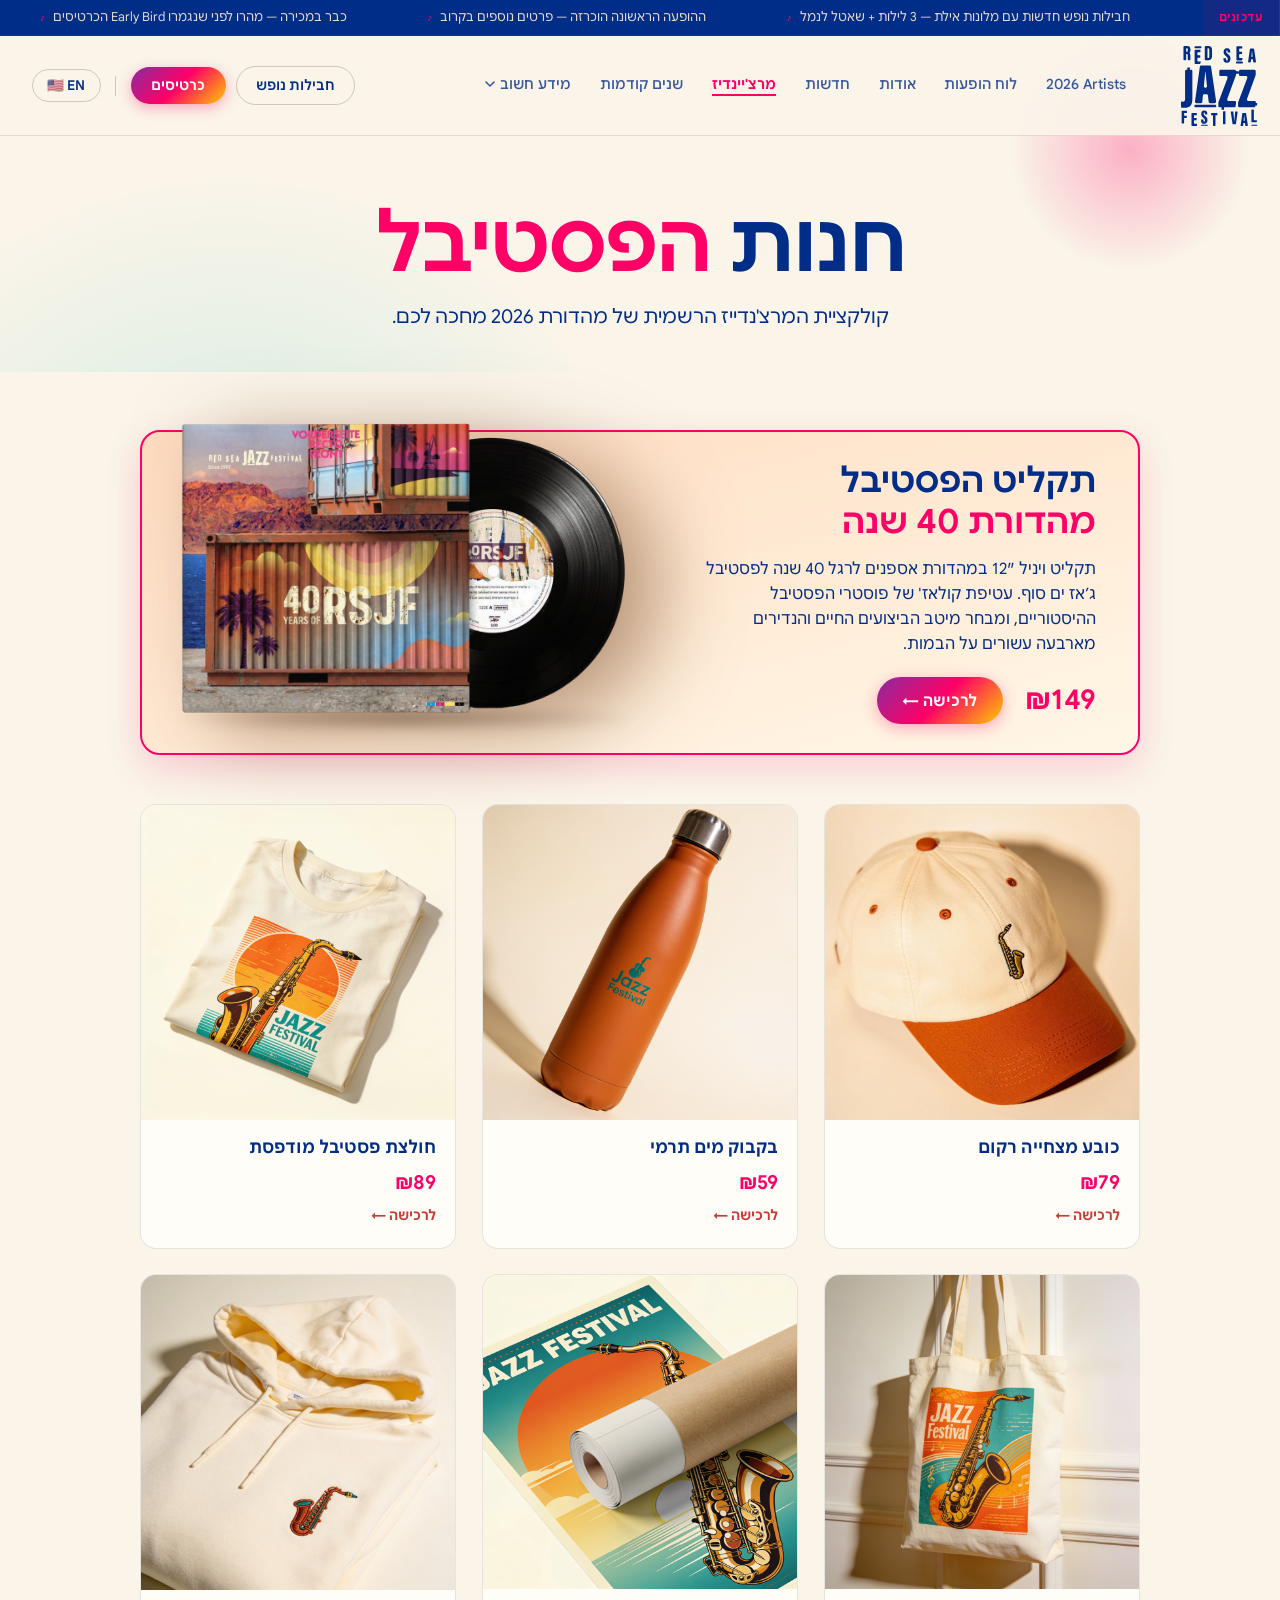
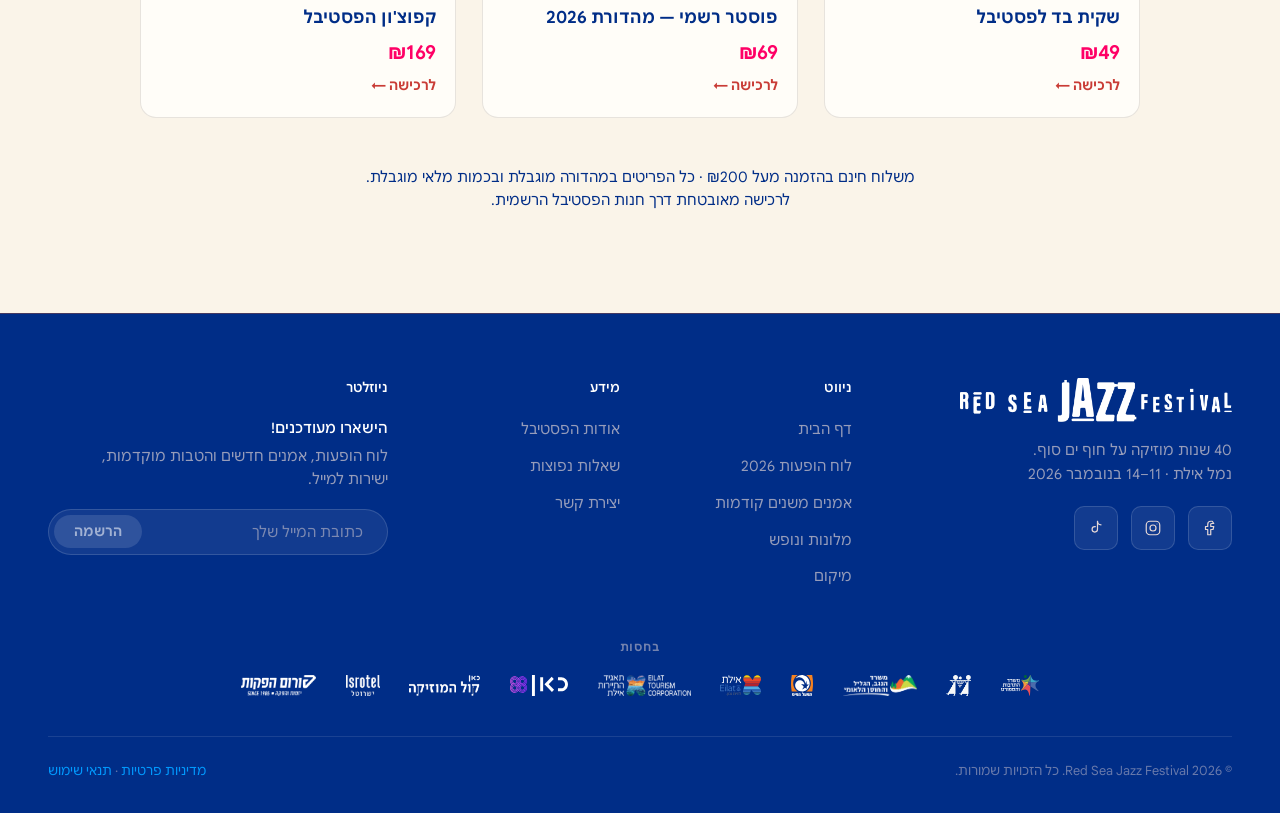
<file: merch.html>
<!DOCTYPE html>
<html lang="he" dir="rtl">
<head>
  <meta charset="UTF-8" />
  <meta name="viewport" content="width=device-width, initial-scale=1.0" />
  <title>חנות הפסטיבל · Red Sea Jazz Festival</title>
  <meta name="description" content="חנות המזכרות הרשמית של פסטיבל ג'אז ים סוף — תקליטי אספנות, לבוש ואביזרים במהדורה מוגבלת. קחו איתכם פיסה מהפסטיבל." />
  <meta name="keywords" content="Red Sea Jazz Festival, חנות, מרצ'נדייז, מזכרות, תקליט, חולצה, אילת, 2026" />
  <meta property="og:title" content="חנות הפסטיבל · Red Sea Jazz Festival" />
  <meta property="og:description" content="תקליטי אספנות · לבוש · אביזרים · מהדורה מוגבלת" />
  <meta property="og:type" content="website" />
  <meta property="og:image" content="./Graphig assets/og-image.jpg" />
  <meta property="og:image:width" content="1200" />
  <meta property="og:image:height" content="630" />
  <meta property="og:locale" content="he_IL" />
  <meta property="og:site_name" content="Red Sea Jazz Festival" />
  <meta name="twitter:card" content="summary_large_image" />
  <meta name="twitter:title" content="חנות הפסטיבל · Red Sea Jazz Festival" />
  <meta name="twitter:image" content="./Graphig assets/og-image.jpg" />
  <meta name="theme-color" content="#FF0066" />
  <meta name="msapplication-TileColor" content="#FF0066" />
  <link rel="icon" type="image/x-icon" href="./favicon.ico" />
  <link rel="icon" type="image/png" sizes="16x16" href="./favicon-16x16.png" />
  <link rel="icon" type="image/png" sizes="32x32" href="./favicon-32x32.png" />
  <link rel="apple-touch-icon" sizes="180x180" href="./apple-touch-icon.png" />
  <link rel="manifest" href="./site.webmanifest" />
  <link rel="preconnect" href="https://fonts.googleapis.com" />
  <link rel="preconnect" href="https://fonts.gstatic.com" crossorigin />
  <link href="https://fonts.googleapis.com/css2?family=Hepta+Slab:wght@100;300;400;500;700;900&family=Noto+Sans+Hebrew:wght@300;400;500;700;900&display=swap" rel="stylesheet" />
  <style>
    /* ─── Google Sans (self-hosted, per-script via unicode-range: Hebrew + Latin/numbers) ─── */
    @font-face {
      font-family: 'Google Sans';
      src: url('./Graphig assets/fonts/GoogleSansHebrew-Variable.woff2') format('woff2-variations');
      font-weight: 400 700;
      font-style: normal;
      unicode-range: U+0590-05FF, U+FB1D-FB4F;
      font-display: swap;
    }
    @font-face {
      font-family: 'Google Sans';
      src: url('./Graphig assets/fonts/GoogleSansHebrew-Italic-Variable.woff2') format('woff2-variations');
      font-weight: 400 700;
      font-style: italic;
      unicode-range: U+0590-05FF, U+FB1D-FB4F;
      font-display: swap;
    }
    @font-face {
      font-family: 'Google Sans';
      src: url('./Graphig assets/fonts/GoogleSansLatin-Variable.woff2') format('woff2-variations');
      font-weight: 400 700;
      font-style: normal;
      unicode-range: U+0020-007E, U+00A0-00FF, U+2010-2011, U+2013-2015, U+2018-201A, U+201C-201E, U+2022, U+2026, U+2030, U+2032-2033, U+2039-203A, U+2044, U+20AA, U+20AC, U+2190, U+2192, U+21C4, U+2212, U+2248, U+25CF, U+2713;
      font-display: swap;
    }
    @font-face {
      font-family: 'Google Sans';
      src: url('./Graphig assets/fonts/GoogleSansLatin-Italic-Variable.woff2') format('woff2-variations');
      font-weight: 400 700;
      font-style: italic;
      unicode-range: U+0020-007E, U+00A0-00FF, U+2010-2011, U+2013-2015, U+2018-201A, U+201C-201E, U+2022, U+2026, U+2030, U+2032-2033, U+2039-203A, U+2044, U+20AA, U+20AC, U+2190, U+2192, U+21C4, U+2212, U+2248, U+25CF, U+2713;
      font-display: swap;
    }

    /* ─── RESET & BASE ─────────────────────────────────────────── */
    *, *::before, *::after { box-sizing: border-box; margin: 0; padding: 0; }

    :root {
      /* ── Light Mode palette (cream background, warm dark-brown text) ── */
      --bg:        #FAF4E9;
      --bg2:       #F3E9D6;
      --orange:    #FF0066;
      --primary:   #FF0066;
      --yellow:    #FFCC00;
      --red:       #FF0066;
      --pink:      #892CA0;
      --teal:      #0099FD;
      --warm-glow: var(--primary);
      --text:      #002D87; --text-rgb: 0,45,135;
      --muted:     #002D87; --yellow-text: #7A5C00; --teal-text: #086665; --orange-text: #C93C36; --orange-btn: #CF4943;
      --card-bg:   #FFFDF8;
      --border:    rgba(58,42,30,0.12);
      --border-strong: rgba(58,42,30,0.22);
      --btn-gradient:  linear-gradient(135deg, #892CA0, #FF0066, #FFCC00);
      --shadow:    rgba(58,42,30,0.10);
      --shadow-strong: rgba(58,42,30,0.16);
      --on-accent: #FFFDF8;
      --font:      'Google Sans', 'Hepta Slab', 'Noto Sans Hebrew', serif;
      --ticker-h:  36px;
      --nav-h:     100px;
    }
    :root:has(nav.scrolled) { --nav-h: 64px; }

    html { scroll-behavior: smooth; }
    body {
      font-family: var(--font);
      background: var(--bg);
      color: var(--text);
      line-height: 1.6;
      -webkit-font-smoothing: antialiased;
      overflow-x: hidden;
    }
    a { color: inherit; text-decoration: none; }

    /* ─── TICKER BAR ───────────────────────────────────────────── */
    .ticker-bar {
      position: fixed; top: 0; left: 0; right: 0;
      height: var(--ticker-h); z-index: 101;
      background: #002D87;
      display: flex; align-items: center;
      direction: ltr; overflow: hidden;
      border-bottom: 1px solid rgba(255,0,102,0.3);
    }
    .ticker-label {
      flex-shrink: 0; height: 100%;
      display: flex; align-items: center;
      padding: 0 1rem; font-size: 0.7rem; font-weight: 700;
      letter-spacing: 0.04em; color: var(--orange);
      background: rgba(255,0,102,0.08);
      border-right: 1px solid rgba(255,0,102,0.35);
      white-space: nowrap;
    }
    .ticker-track-wrap { flex: 1; overflow: hidden; position: relative; }
    .ticker-track {
      display: flex; gap: 0; direction: ltr;
      animation: ticker-scroll 28s linear infinite;
      will-change: transform; width: max-content;
    }
    .ticker-item {
      display: inline-flex; align-items: center; gap: 0.5rem;
      font-size: 0.78rem; color: #e6d8d6;
      padding: 0 2.5rem; white-space: nowrap;
    }
    .ticker-item::before { content: '♪'; color: var(--orange); font-size: 0.65rem; }
    @keyframes ticker-scroll { 0% { transform: translateX(0); } 100% { transform: translateX(-25%); } }
    @media (max-width: 700px) {
      :root { --ticker-h: 32px; }
      .ticker-label { padding: 0 0.7rem 0 0.9rem; font-size: 0.65rem; }
      .ticker-item { font-size: 0.73rem; padding: 0 1.8rem; }
    }

    /* ─── NAV ─────────────────────────────────────────────────── */
    nav {
      position: fixed; top: var(--ticker-h); width: 100%; z-index: 100;
      display: flex; align-items: center; height: 100px;
      background: rgba(250,244,233,0.94);
      -webkit-backdrop-filter: blur(10px); backdrop-filter: blur(10px);
      border-bottom: 1px solid var(--border);
      transition: background 0.35s, height 0.35s; overflow: hidden;
    }
    nav.scrolled {
      height: 64px; background: rgba(250,244,233,0.97);
      box-shadow: 0 2px 16px var(--shadow);
    }
    .nav-logo-tab {
      flex-shrink: 0; padding: 0.6rem 1.4rem;
      display: flex; align-items: center; justify-content: center;
      cursor: pointer; text-decoration: none;
      transition: opacity 0.2s, padding 0.35s;
    }
    .nav-logo-tab:hover { opacity: 0.75; }
    nav.scrolled .nav-logo-tab { padding: 0.25rem 1.4rem; }
    .nav-logo-img {
      height: 80px; width: auto; display: block;
      transition: height 0.35s;
    }
    nav.scrolled .nav-logo-img { height: 44px; }
    .nav-inner {
      flex: 1; display: flex; align-items: center;
      justify-content: space-between; padding: 0 2rem;
    }
    .nav-links {
      display: flex; gap: 1.8rem; list-style: none;
      font-size: 0.88rem; font-weight: 500;
    }
    .nav-links a {
      position: relative; padding-bottom: 3px;
      transition: color 0.25s; color: rgba(var(--text-rgb),0.78);
    }
    .nav-links a::after {
      content: ''; position: absolute; bottom: 0; inset-inline-end: 0;
      width: 0; height: 2px;
      background: linear-gradient(90deg, var(--primary), var(--primary));
      transition: width 0.3s;
    }
    .nav-links a:hover, .nav-links a.active {
      background: linear-gradient(90deg, var(--primary), var(--primary));
      -webkit-background-clip: text; background-clip: text; color: transparent;
    }
    .nav-links a:hover::after, .nav-links a.active::after { width: 100%; }
    .nav-links a.active { font-weight: 700; }

    /* ── Nav dropdown: "מידע חשוב" — הקישור היחיד בטול-בר עם תת-תפריט (3 בנים) ── */
    .nav-drop { position: relative; }
    .nav-drop-toggle {
      display: flex; align-items: center; gap: 0.35rem;
      background: none; border: none; padding: 0 0 3px; margin: 0;
      font: inherit; font-size: inherit; font-weight: 500;
      color: rgba(var(--text-rgb),0.78); cursor: pointer; position: relative;
    }
    .nav-drop-toggle::after {
      content: ''; position: absolute; bottom: 0; inset-inline-end: 0;
      width: 0; height: 2px;
      background: linear-gradient(90deg, var(--primary), var(--primary));
      transition: width 0.3s;
    }
    .nav-drop-toggle:hover, .nav-drop-toggle.open {
      background: linear-gradient(90deg, var(--primary), var(--primary));
      -webkit-background-clip: text; background-clip: text; color: transparent;
    }
    .nav-drop-toggle:hover::after, .nav-drop-toggle.open::after { width: 100%; }
    .nav-drop-toggle:hover .nav-drop-chevron, .nav-drop-toggle.open .nav-drop-chevron { color: var(--orange); }
    .nav-drop-chevron { transition: transform 0.25s; flex-shrink: 0; }
    .nav-drop-toggle.open .nav-drop-chevron { transform: rotate(180deg); }

    /* הפאנל מנותק ל-body ב-JS (portal) כדי לא להיחתך ע"י overflow:hidden של ה-nav */
    .nav-drop-panel {
      display: none; flex-direction: column;
      position: fixed; z-index: 150;
      background: #FAF4E9; border: 1px solid var(--border);
      border-radius: 14px; box-shadow: 0 14px 34px var(--shadow);
      padding: 0.55rem; min-width: 215px;
    }
    .nav-drop-panel.open { display: flex; }
    .nav-drop-panel > a {
      display: flex; align-items: center; justify-content: space-between; gap: 0.6rem;
      padding: 0.6rem 0.8rem; border-radius: 8px;
      font-size: 0.87rem; font-weight: 500; color: var(--text);
      white-space: nowrap; text-align: start;
      background: none; border: none; width: 100%; cursor: pointer; font-family: inherit;
    }
    .nav-drop-panel > a:hover { background: rgba(255,0,102,0.08); color: var(--primary); }
    .nav-drop-panel > a.active { color: var(--primary); font-weight: 700; }
    .nav-actions { display: flex; align-items: center; gap: 0.6rem; flex-shrink: 0; }
    .nav-btn-primary {
      background: var(--btn-gradient); color: var(--on-accent);
      border: none; border-radius: 50px;
      padding: 0.5rem 1.3rem; font-size: 0.85rem; font-weight: 700;
      cursor: pointer; box-shadow: 0 4px 14px rgba(255,0,102,0.32);
      transition: transform 0.2s, box-shadow 0.2s;
      text-decoration: none; display: inline-block;
    }
    .nav-btn-primary:hover { transform: translateY(-2px); box-shadow: 0 6px 22px rgba(255,0,102,0.45); }
    .nav-btn-secondary {
      background: transparent; color: var(--text);
      border: 1.5px solid var(--border-strong); border-radius: 50px;
      padding: 0.48rem 1.2rem; font-size: 0.85rem; font-weight: 600;
      cursor: pointer; transition: border-color 0.2s, color 0.2s, transform 0.2s;
      text-decoration: none; display: inline-block;
    }
    .nav-btn-secondary:hover { border-color: var(--orange); color: var(--orange); transform: translateY(-2px); }
    .nav-lang-sep { width: 1px; height: 20px; flex-shrink: 0; background: var(--border-strong); margin-inline: 0.3rem; }
    .nav-btn-lang {
      background: transparent; color: var(--text);
      border: 1.5px solid var(--border-strong); border-radius: 50px;
      padding: 0.45rem 0.9rem; font-size: 0.85rem; font-weight: 600;
      cursor: pointer; display: flex; align-items: center; gap: 0.35rem;
      transition: border-color 0.2s, color 0.2s; font-family: var(--font);
    }
    .nav-btn-lang:hover { border-color: var(--orange); color: var(--primary); }
    .hamburger { display: none; flex-direction: column; gap: 5px; cursor: pointer; border: none; background: transparent; }
    .hamburger span { width: 24px; height: 2px; background: var(--text); border-radius: 2px; transition: 0.3s; }
    /* תפריט פתוח: שני הפסים החיצוניים מסתובבים ל-X, האמצעי נעלם */
    .hamburger[aria-expanded="true"] span:nth-child(1) { transform: translateY(7px) rotate(45deg); }
    .hamburger[aria-expanded="true"] span:nth-child(2) { opacity: 0; }
    .hamburger[aria-expanded="true"] span:nth-child(3) { transform: translateY(-7px) rotate(-45deg); }
    /* מוסתרים כברירת מחדל (דסקטופ); נחשפים/ממוקמים בתוך המדיה קוורי של מובייל למטה */
    .nav-link-mobile-flat, .nav-mobile-menu-actions { display: none; }
    /* עטיפת הפאנל שקופה לחלוטין בדסקטופ — לא משפיעה על ה-flex של nav-inner */
    .mobile-menu-panel { display: contents; }
    @media (max-width: 900px) {
      /* טולבר מקופל: גריד 3 עמודות — המבורגר צמוד לשוליים הימניים, הלוגו במרכז,
         כרטיסים צמוד לשוליים השמאליים. nav-inner/nav-actions הופכים ל-display:contents
         כדי שהילדים שלהם (hamburger/tickets) ישתתפו ישירות בגריד של ה-nav. */
      nav { display: grid; grid-template-columns: 1fr auto 1fr; padding-inline: 16px; }
      .nav-inner { display: contents; padding: 0; }
      .nav-actions { display: contents; }
      .nav-links { display: none; }
      .nav-btn-secondary { display: none; }
      .nav-logo-tab { grid-column: 2; grid-row: 1; justify-self: center; padding: 0.5rem 1rem; }
      /* לוגו במצב התחלתי (לא-scrolled) במובייל — מעט גדול יותר מברירת המחדל
         הישנה (48px), עדיין קטן משמעותית מהדסקטופ (80px). nav.scrolled ממשיך
         לכווץ ל-44px כרגיל, בלי קשר לגודל הזה. */
      .nav-logo-img { height: 56px; }
      .hamburger { display: flex; grid-column: 1; grid-row: 1; justify-self: start; }
      /* כפתור הכרטיסים של הטולבר הקבוע: יושב בעמודה השלישית (הפנויה
         כש-hamburger=col1 ו-logo=col2), צמוד לשוליים השמאליים. כשהתפריט
         נפתח מוחלף ע"י הגרסה שבתוך .nav-mobile-menu-actions (למטה). */
      .nav-actions > .nav-btn-primary { grid-column: 3; grid-row: 1; justify-self: end; }
      body.mobile-nav-open .nav-actions > .nav-btn-primary { display: none; }
      /* כפתור ה-EN של הדסקטופ (בתוך nav-actions) לא מקבל grid-column ייעודי —
         מסתירים אותו במובייל כדי שלא יישאר "תקוע" כפריט גריד בלי מיקום; הגרסה
         המובילית שלו עברה ל-.nav-mobile-menu-actions. */
      .nav-lang-sep, .nav-actions > #langBtn { display: none; }
      /* "מידע חשוב": בדסקטופ dropdown, במובייל שטוח — 3 קישורים נפרדים
         באותה שורה אחד-מתחת-לשני כמו שאר קישורי התפריט. */
      #navInfoDrop { display: none; }
      .nav-link-mobile-flat { display: block; }
      /* פאנל התפריט הפתוח: מתחיל בדיוק מתחת ל-nav (שלא זז בין פתוח/סגור —
         לכן ההמבורגר/X נשאר באותו מיקום). סטריפ העדכונים נשאר fixed במיקומו
         המקורי (top:0, מעל ה-nav) גם כשהתפריט פתוח — לא זז ולא מתנתק. */
      .mobile-menu-panel.open {
        display: flex; flex-direction: column;
        position: fixed; inset: 0; top: calc(var(--ticker-h) + var(--nav-h));
        background: rgba(250,244,233,0.98); -webkit-backdrop-filter: blur(10px); backdrop-filter: blur(10px);
        z-index: 99;
        overflow-y: auto; -webkit-overflow-scrolling: touch; overscroll-behavior: contain;
      }
      .mobile-menu-panel.open .nav-links {
        display: flex; flex-direction: column;
        padding: 2rem; gap: 1.5rem; font-size: 1.2rem;
      }
      /* פס הגלילה של הפאנל שקוף כברירת מחדל ומופיע רק בזמן גלילה בפועל
         (מחלקת .scrolling מתווספת/מוסרת ע"י JS) — לא נשאר צבוע כל הזמן. */
      .mobile-menu-panel.open::-webkit-scrollbar-thumb { background: transparent; transition: background 0.25s; }
      .mobile-menu-panel.open.scrolling::-webkit-scrollbar-thumb { background: var(--orange); }
      /* כרטיסים + שפה בזמן שהתפריט פתוח: יושבים ב-nav עצמו (לא ב-.nav-links)
         כדי לא לרשת את עיצוב .nav-links a — 16px מהשוליים השמאליים (padding-inline
         של ה-nav), אותה שורה כמו כפתור ה-X. */
      .nav-mobile-menu-actions {
        display: none; align-items: center; gap: 0.6rem;
        grid-column: 3; grid-row: 1; justify-self: end;
      }
      body.mobile-nav-open .nav-mobile-menu-actions { display: flex; }
      /* תפריט פתוח: הלוגו מוסתר, במקומו כרטיסים+שפה (.nav-mobile-menu-actions) */
      body.mobile-nav-open .nav-logo-tab { display: none; }
    }

    /* ─── SHOP / חנות הפסטיבל — רקע שמנת מלא (Light Mode) ─── */
    .shop-body {
      background: var(--bg);
      padding-top: 8px;
      padding-bottom: 100px;
      display: flex; flex-direction: column; align-items: center;
      min-height: 100vh;
    }
    .shop-wrap {
      width: 1000px; max-width: calc(100% - 80px);
      display: flex; flex-direction: column; align-items: stretch;
    }

    /* ─── PAGE HERO — כותרת גדולה זהה לשאר דפי האתר (כמו עמוד השאלות הנפוצות) ─── */
    .page-hero {
      position: relative;
      overflow: hidden;
      padding-top: calc(var(--ticker-h) + var(--nav-h) + 64px);
      padding-bottom: 40px;
      display: flex; align-items: center; justify-content: center;
      background: var(--bg);
    }
    .page-hero-glow {
      position: absolute; pointer-events: none;
      border-radius: 50%; z-index: 0;
    }
    .page-hero-glow-orange {
      top: 20px; inset-inline-start: 20px; width: 260px; height: 260px;
      background: radial-gradient(circle, rgba(255,0,102,0.28) 0%, transparent 65%);
    }
    .page-hero-glow-teal {
      top: 140px; inset-inline-end: -220px; width: 900px; height: 900px;
      background: radial-gradient(circle, rgba(0,200,200,0.18) 0%, transparent 65%);
    }
    /* גרסת מובייל בלבד — .page-hero חותך את הזוהר בקו חד (overflow:hidden) לפני
       תחילת סקשן המוצרים. בפועל, .page-hero-glow-bleed הוא עותק זהה של הזוהר
       הירקרק (teal), אבל ממוקם כילד ישיר של body (לפני כל תוכן) במקום בתוך
       .page-hero — כך שהוא לא נחתך ע"י ה-overflow, וגולש חופשי מתחת לתוכן עד
       מאחורי הכרטיס הראשון (vinyl-banner). מוסתר לגמרי בדסקטופ.
       .page-hero-glow-bleed-wrap עוטף אותו ב-overflow:hidden משלו — בלי זה,
       העיגול הענק (900px) שחורג עם inset שלילי גורם לבאג ריצוף/paint אמיתי
       בכרום headless שמזיז ויזואלית את כרטיסי .shop-grid מהמיקום הלוגי שלהם
       (אומת ע"י getBoundingClientRect מול פיקסלים בפועל) — למרות שה-DOM וה-CSS
       שלהם תקינים לחלוטין. עטיפה עצמאית עם overflow:hidden מונעת את זה. */
    .page-hero-glow-bleed-wrap { display: none; }
    @media (max-width: 600px) {
      /* הזוהר הכתום קטן ויושב קרוב לראש ה-hero — נשאר בתוך .page-hero כרגיל
         (אין לו בעיית "חיתוך", כי הוא לא חורג לסקשן הבא). הזוהר הירקרק
         (teal) גדול וחורג — מוחלף לגמרי בגרסת ה-bleed שממוקמת מחוץ ל-
         .page-hero, כדי שלא יחתוך אותו overflow:hidden באמצע. */
      .page-hero .page-hero-glow-teal { display: none; }
      .page-hero-glow-bleed-wrap {
        display: block;
        position: absolute; top: 0; left: 0; width: 100%; height: 1100px;
        overflow: hidden; pointer-events: none; z-index: 0;
      }
      .page-hero-glow-bleed {
        position: absolute; pointer-events: none;
        border-radius: 50%;
        top: 140px; inset-inline-end: -220px; width: 900px; height: 900px;
        background: radial-gradient(circle, rgba(0,200,200,0.18) 0%, transparent 65%);
      }
      /* .page-hero ו-.shop-body היו עם var(--bg) אטום — היה חוסם את הזוהר
         הגולש (הוא ממוקם מאחוריהם ב-DOM/paint order). שקופים כדי לתת לו
         להיראות לכל אורכו, מראש ה-hero וברציפות דרך גבול הסקשן, בלי קו חיתוך —
         (הכרטיסים עצמם עדיין אטומים ומכסים אותו כרגיל היכן שהם נמצאים) */
      .page-hero, .shop-body { background: transparent; }
    }
    .page-hero-content {
      position: relative; z-index: 2;
      display: flex; flex-direction: column;
      gap: 14px; align-items: center; text-align: center;
      padding-inline: 24px;
    }
    .page-hero-title {
      display: flex; align-items: baseline; gap: 20px; justify-content: center;
      font-size: clamp(2.6rem, 7vw, 5rem);
      font-weight: 900; color: var(--text);
      line-height: 1.1; letter-spacing: -1px;
    }
    .page-hero-title-he { font-family: 'Google Sans', 'Hepta Slab', 'Noto Sans Hebrew', sans-serif; }
    .page-hero-title-accent {
      background: linear-gradient(135deg, var(--orange), var(--red));
      -webkit-background-clip: text; background-clip: text;
      -webkit-text-fill-color: transparent;
    }
    .page-hero-sub {
      font-family: 'Google Sans', 'Hepta Slab', 'Noto Sans Hebrew', sans-serif;
      font-size: clamp(1rem, 2.4vw, 1.1875rem); font-weight: 400;
      color: var(--muted); line-height: 1.6; max-width: 560px;
    }

    /* גריד מוצרים — 3 עמודות (3×3): שורה עליונה = באנר התקליט, מתחת כרטיסי המוצרים */
    .shop-grid {
      display: grid;
      grid-template-columns: repeat(3, 1fr);
      gap: 1.6rem;
      margin-top: 50px;
    }

    /* ── באנר התקליט — פריט הדגל, תופס את כל השורה העליונה ── */
    .vinyl-banner {
      grid-column: 1 / -1;
      display: grid;
      grid-template-columns: 1fr 1.1fr;
      align-items: stretch;
      background: linear-gradient(164deg, #FFDCC0, #FFF7E7);
      border: 2px solid var(--orange);
      border-radius: 20px;
      box-shadow: 0 12px 36px rgba(255,0,102,0.16);
      color: inherit; text-decoration: none;
      position: relative;
      margin-bottom: 24px;
      transition: transform 0.3s, box-shadow 0.3s;
    }
    .vinyl-banner:hover { transform: translateY(-4px); box-shadow: 0 18px 46px rgba(255,0,102,0.26); }
    .vinyl-banner-content {
      padding: 1.8rem 2.6rem;
      display: flex; flex-direction: column; justify-content: center;
      gap: 0.9rem; min-width: 0;
    }
    .vinyl-banner-badge {
      align-self: flex-start;
      background: var(--btn-gradient); color: #fff;
      font-size: 0.75rem; font-weight: 800; letter-spacing: 0.02em;
      padding: 0.4rem 0.9rem; border-radius: 50px;
      box-shadow: 0 4px 14px rgba(255,0,102,0.4);
      display: inline-flex; align-items: center; gap: 0.35rem;
    }
    .vinyl-banner-title {
      font-size: clamp(1.5rem, 3vw, 2.1rem); font-weight: 900;
      line-height: 1.2; color: var(--text);
    }
    .vinyl-banner-title .accent { color: var(--orange); }
    .vinyl-banner-desc {
      font-size: 0.98rem; color: var(--muted); line-height: 1.6;
      max-width: 46ch; overflow-wrap: anywhere;
    }
    .vinyl-banner-foot {
      display: flex; align-items: center; gap: 1.4rem;
      margin-top: 0.4rem; flex-wrap: wrap;
    }
    .vinyl-banner-price { font-size: 1.7rem; font-weight: 700; color: var(--orange); }
    .vinyl-banner-buy {
      display: inline-flex; align-items: center; gap: 0.4rem;
      background: var(--btn-gradient); color: #fff;
      border-radius: 50px; padding: 0.7rem 1.6rem;
      font-size: 0.95rem; font-weight: 700;
      box-shadow: 0 4px 16px rgba(255,0,102,0.32);
      transition: box-shadow 0.2s, transform 0.2s;
    }
    .vinyl-banner:hover .vinyl-banner-buy { box-shadow: 0 6px 22px rgba(255,0,102,0.45); }
    /* height אחיד עם שאר כפתורי ה-CTA במובייל (44px — כגובה כפתור
       "פרטים נוספים" בסקשן #venue באתר הבית) */
    @media (max-width: 700px) {
      .vinyl-banner-buy { height: 44px; }
      /* מובייל: גובה ה-hero נגזר מהתוכן (לא קבוע) עם padding מפורש למעלה
         ולמטה — כך שהמרחק מהטולבר לכותרת, ומתת-הכותרת לכרטיסייה הראשונה,
         קבוע ב-60px בכל מקרה (לא תלוי במספר השורות שתת-הכותרת עוטפת) */
      .page-hero {
        height: auto;
        padding-top: calc(var(--ticker-h) + var(--nav-h) + 60px);
        padding-bottom: 0;
      }
      .shop-grid { margin-top: 52px; } /* + 8px מ-.shop-body padding-top = 60px */
    }
    .vinyl-banner-media {
      position: relative; min-height: 300px; min-width: 0;
    }
    .vinyl-banner-media::before {
      content: '';
      position: absolute;
      left: 32px; bottom: 22px;
      width: 88%; height: 26px;
      background: radial-gradient(ellipse at center, rgba(40,26,16,0.45) 0%, rgba(40,26,16,0) 72%);
      filter: blur(6px);
      z-index: 0;
    }
    .vinyl-banner-media img {
      position: absolute;
      left: 32px; bottom: 32px;
      width: 88%; height: auto;
      display: block;
      z-index: 1;
      filter: drop-shadow(34px 17px 40px rgba(109,59,22,0.5));
      transition: transform 0.5s ease;
    }
    .vinyl-banner:hover .vinyl-banner-media img { transform: scale(1.04); }

    /* ── כרטיסי מוצר — תואמים 100% לעיצוב בדף הבית (שם · מחיר · קישור רכישה) ── */
    .shop-card {
      display: flex; flex-direction: column;
      color: inherit; text-decoration: none;
      background: var(--card-bg);
      border: 1px solid var(--border);
      border-radius: 16px; overflow: hidden;
      transition: transform 0.3s, border-color 0.3s, box-shadow 0.3s;
      position: relative; min-width: 0;
    }
    .shop-card:hover {
      transform: translateY(-5px);
      border-color: var(--border-strong);
      box-shadow: 0 12px 30px var(--shadow);
    }
    .shop-card-img {
      aspect-ratio: 1 / 1;
      background: linear-gradient(135deg, var(--bg2), var(--bg));
      position: relative; overflow: hidden;
    }
    .shop-card-img img {
      position: absolute; inset: 0;
      width: 100%; height: 100%;
      object-fit: cover; display: block;
      transition: transform 0.4s ease;
    }
    .shop-card:hover .shop-card-img img { transform: scale(1.05); }
    .shop-card-body {
      padding: 1.1rem 1.2rem 1.3rem;
      display: flex; flex-direction: column; gap: 0.45rem;
      flex: 1;
    }
    .shop-card-name { font-size: 1.05rem; font-weight: 800; line-height: 1.35; color: var(--text); }
    .shop-card-price { font-size: 1.2rem; font-weight: 700; color: var(--orange); }
    .shop-card-buy {
      margin-top: auto;
      display: inline-flex; align-items: center; gap: 0.3rem;
      color: var(--orange-text);
      font-size: 0.85rem; font-weight: 700;
    }

    /* הערת משלוח בתחתית */
    .shop-note {
      text-align: center; margin-top: 3rem;
      font-family: 'Google Sans', 'Hepta Slab', 'Noto Sans Hebrew', sans-serif;
      font-size: 0.9rem; color: var(--muted); line-height: 1.6;
    }

    @media (max-width: 980px) {
      .shop-grid { grid-template-columns: repeat(2, 1fr); }
      .vinyl-banner { grid-template-columns: 1fr; }
      /* בפריסה נערמת התמונה חוזרת לזרימה רגילה (במקום absolute+bottom) כדי שלא תגלוש מעל הכותרת/תת-הכותרת */
      .vinyl-banner-media { min-height: 0; order: -1; padding: 1.6rem 1.6rem 0; }
      .vinyl-banner-media::before { display: none; }
      .vinyl-banner-media img {
        position: static;
        left: auto; bottom: auto;
        display: block;
        width: 100%; max-width: 420px;
        margin: 0 auto;
      }
      .vinyl-banner-content { padding: 2rem 2rem; }
    }
    @media (max-width: 520px) {
      .shop-grid { grid-template-columns: 1fr; gap: 1.1rem; }
      .shop-body { padding-bottom: 64px; }
      .vinyl-banner-content { padding: 1.6rem 1.4rem; }
      .vinyl-banner-media { padding: 1.4rem 1.4rem 0; }
    }
    /* גרסת מובייל בלבד — 16px משוליים ומ-מוצר-למוצר; גובר על הצמצום ל-1fr
       שהוגדר למעלה (≤520px), כדי שהמוצרים תמיד יוצגו בגריד של 2 עמודות.
       באנר התקליט (vinyl-banner) ממשיך לתפוס את כל השורה כרגיל — לא משתנה. */
    @media (max-width: 600px) {
      .shop-wrap { max-width: calc(100% - 32px); }
      .shop-grid { grid-template-columns: repeat(2, 1fr); gap: 16px; }
      /* עקביות עם ה-gap של הגריד (16px) — היה 24px, נוסף מעל ה-gap עצמו */
      .vinyl-banner { margin-bottom: 0; }
    }
    /* ── באנר התקליט במובייל — עיצוב "מרחף" לפי Figma (node 342:1398): התמונה
       בולטת מעל שפת הכרטיס והתוכן ממורכז מתחתיה, מחיר וכפתור בטור אחד.
       הבלוק הזה מגיע בכוונה אחרי ≤980px/≤520px כדי לגבור עליהם באותה
       specificity (המקור המאוחר יותר מנצח). ≤980–600px (טאבלט/מובייל רחב)
       ממשיך להשתמש בפריסה הישנה (תמונה סטטית למעלה) — העיצוב המרחף מיועד
       לרוחבי טלפון (Figma עוצב על פריים 414px), ומעל ~600px הכרטיס רחב מדי
       וה-88% width של התמונה גדל בלי גבול וגולש על הטקסט.
       הערה: הבליטה במקור ב-Figma (-114px) חושבה מול רווח גדול בהרבה מעל
       הכרטיס. אצלנו הרווח מתת-הכותרת לכרטיס קבוע ומדויק ב-60px (לפי בקשה
       קודמת), אז צמצמתי את הבליטה ל-40px כדי שהתמונה תישאר צפה מעל שפת
       הכרטיס בלי לגלוש על טקסט תת-הכותרת — ו-padding-top של התוכן גדל
       בהתאם (190px) כדי לפנות מקום לכל גובה התמונה. */
    @media (max-width: 600px) {
      .vinyl-banner { display: block; }
      .vinyl-banner-content {
        /* position+z-index — כדי שהתוכן ייצבע מעל .vinyl-banner-media (absolute)
           בלי קשר לסדר ב-DOM, אותו עיקרון שתוקן קודם ב-.shop-card/.faq-item */
        position: relative; z-index: 1;
        display: flex; flex-direction: column;
        align-items: center; text-align: center;
        gap: 14px;
        padding: 200px 20px 26px;
      }
      .vinyl-banner-desc { max-width: none; }
      .vinyl-banner-foot { flex-direction: column; gap: 8px; margin-top: 6px; }
      .vinyl-banner-media {
        position: absolute;
        top: -40px; left: 0; width: 100%;
        padding: 0;
      }
      .vinyl-banner-media img {
        position: static; left: auto; bottom: auto;
        width: 88%; max-width: 340px;
        margin: 0 auto; display: block;
        /* התמונה מלבנית (לא PNG שקוף) — box-shadow היה נצבע כמלבן קשה
           מאחוריה במקום צל תמונה רך, ולא קיים בעיצוב המקורי. הוסר. */
        box-shadow: none;
        filter: none;
      }
    }
      /* טלפונים קטנים מאוד (~≤400px): ה-toolbar (לוגו + כפתור כרטיסים + EN + המבורגר)
       צר מדי לכל האלמנטים במידותיהם הרגילות — הם נדחקים החוצה משמאל וה-nav
       (overflow:hidden) חותך את ההמבורגר לגמרי. מצמצמים padding/gap/font כדי
       שהכול יישאר בתוך הרוחב הזמין. */
    @media (max-width: 400px) {
      .nav-logo-tab { padding: 0.4rem 0.6rem; }
      .nav-inner { padding: 0 0.5rem; }
      .nav-btn-primary { padding: 0.5rem 0.8rem; font-size: 0.78rem; }
      /* מגדיל את שטח המגע ל-~44×44px בלי לשנות את הפריסה החזותית (padding מתקזז ע"י margin שלילי זהה).
         סימטרי — ההמבורגר יושב לבדו בקצה עמודת הגריד הימנית, אין יותר כפתור EN צמוד אליו. */
      .hamburger { padding: 14px; margin: -14px; }
    }
</style>
</head>
<body>

  <!-- מובייל בלבד: עותק זהה של הזוהר הירקרק בעמוד ה-hero, ממוקם ברמת ה-body
       (לא נחתך ע"י overflow:hidden של .page-hero) כדי לגלוש רך עד מאחורי
       הכרטיס הראשון בסקשן המוצרים. ראו הערה ליד .page-hero-glow-bleed-wrap ב-CSS. -->
  <div class="page-hero-glow-bleed-wrap" aria-hidden="true">
    <div class="page-hero-glow-bleed"></div>
  </div>

  <!-- ── TICKER BAR ── -->
  <div class="ticker-bar" role="status" aria-live="off" aria-label="עדכוני פסטיבל">
    <div class="ticker-track-wrap">
      <div class="ticker-track" id="tickerTrack">
        <span class="ticker-item">הכרטיסים Early Bird כבר במכירה — מהרו לפני שנגמרו</span>
        <span class="ticker-item">ההופעה הראשונה הוכרזה — פרטים נוספים בקרוב</span>
        <span class="ticker-item">חבילות נופש חדשות עם מלונות אילת — 3 לילות + שאטל לנמל</span>
        <span class="ticker-item">11–14 בנובמבר 2026 · נמל אילת · 40 שנות פסטיבל ג׳אז ים סוף</span>
        <span class="ticker-item">הכרטיסים Early Bird כבר במכירה — מהרו לפני שנגמרו</span>
        <span class="ticker-item">ההופעה הראשונה הוכרזה — פרטים נוספים בקרוב</span>
        <span class="ticker-item">חבילות נופש חדשות עם מלונות אילת — 3 לילות + שאטל לנמל</span>
        <span class="ticker-item">11–14 בנובמבר 2026 · נמל אילת · 40 שנות פסטיבל ג׳אז ים סוף</span>
        <span class="ticker-item">הכרטיסים Early Bird כבר במכירה — מהרו לפני שנגמרו</span>
        <span class="ticker-item">ההופעה הראשונה הוכרזה — פרטים נוספים בקרוב</span>
        <span class="ticker-item">חבילות נופש חדשות עם מלונות אילת — 3 לילות + שאטל לנמל</span>
        <span class="ticker-item">11–14 בנובמבר 2026 · נמל אילת · 40 שנות פסטיבל ג׳אז ים סוף</span>
      </div>
    </div>
    <span class="ticker-label">עדכונים</span>
  </div>

  <!-- ── NAV ── -->
  <nav id="navbar">
    <a class="nav-logo-tab" href="./index.html">
      <img src="State=Vertical.svg?v=3" alt="Red Sea Jazz Festival" class="nav-logo-img" width="77" height="80" />
    </a>
    <div class="nav-inner">
      <div class="mobile-menu-panel" id="mobileMenuPanel">
      <ul class="nav-links" id="navLinks">
        <li class="nav-link-mobile-flat"><a href="./index.html" data-he="דף הבית" data-en="Home">דף הבית</a></li>
        <li><a href="./index.html#artist-lineup-text" data-he="2026 Artists" data-en="2026 Artists" dir="ltr">2026 Artists</a></li>
        <li><a href="./lineup.html" data-he="לוח הופעות" data-en="Schedule">לוח הופעות</a></li>
        <li class="nav-link-mobile-flat"><a href="https://www.hotels.com/" target="_blank" rel="noopener" data-he="חבילות לינה" data-en="Stay Packages">חבילות לינה</a></li>
        <li><a href="./about.html" data-he="אודות" data-en="About">אודות</a></li>
        <li><a href="./index.html#news" data-he="חדשות" data-en="News">חדשות</a></li>
        <li><a href="./merch.html" class="active" data-he="מרצ'יינדיז" data-en="Merch">מרצ'יינדיז</a></li>
        <li><a href="./past-artists.html" data-he="שנים קודמות" data-en="Past Artists">שנים קודמות</a></li>
        <li class="nav-drop" id="navInfoDrop">
          <button type="button" class="nav-drop-toggle" id="navDropBtn" aria-haspopup="true" aria-expanded="false" onclick="toggleNavDrop(event)" data-he="מידע חשוב" data-en="Important Info">
            מידע חשוב
            <svg class="nav-drop-chevron" width="10" height="6" viewBox="0 0 10 6" fill="none" aria-hidden="true"><path d="M1 1l4 4 4-4" stroke="currentColor" stroke-width="1.6" stroke-linecap="round" stroke-linejoin="round"/></svg>
          </button>
          <div class="nav-drop-panel" id="navDropPanel">
            <!-- הסעות: לינק חיצוני placeholder — יש לעדכן כשיתקבל קישור סופי -->
            <a href="#" data-he="הסעות" data-en="Shuttles">הסעות</a>
            <a href="./faq.html" data-he="שאלות נפוצות" data-en="FAQ">שאלות נפוצות</a>
            <a href="./contact.html" data-he="יצירת קשר" data-en="Contact">יצירת קשר</a>
          </div>
        </li>
        <li class="nav-link-mobile-flat"><a href="#" data-he="הסעות" data-en="Shuttles">הסעות</a></li>
        <li class="nav-link-mobile-flat"><a href="./faq.html" data-he="שאלות נפוצות" data-en="FAQ">שאלות נפוצות</a></li>
        <li class="nav-link-mobile-flat"><a href="./contact.html" data-he="יצירת קשר" data-en="Contact">יצירת קשר</a></li>
      </ul>
      </div>
      <div class="nav-actions">
        <a class="nav-btn-secondary" data-he="חבילות נופש" data-en="Stay Packages"
          href="./index.html#hotels" rel="noopener">חבילות נופש</a>
        <a class="nav-btn-primary" data-he="כרטיסים" data-en="Tickets"
          href="https://www.ticketmaster.co.il/homepage/ALL/iw" target="_blank" rel="noopener">כרטיסים</a>
        <div class="nav-lang-sep"></div>
        <button class="nav-btn-lang" id="langBtn" onclick="switchLang()">🇺🇸 EN</button>
        <button class="hamburger" id="hamburger" aria-label="תפריט ניווט" aria-expanded="false" onclick="toggleMenu()">
          <span></span><span></span><span></span>
        </button>
      </div>
    </div>

    <div class="nav-mobile-menu-actions" id="navMobileMenuActions">
      <a class="nav-btn-primary" data-he="כרטיסים" data-en="Tickets" href="https://www.ticketmaster.co.il/homepage/ALL/iw" target="_blank" rel="noopener">כרטיסים</a>
      <button class="nav-btn-lang" id="langBtnMobile" onclick="switchLang()">🇺🇸 EN</button>
    </div>

  </nav>

  <!-- ── PAGE HERO · כותרת גדולה (זהה לשאר דפי האתר) ── -->
  <header class="page-hero">
    <div class="page-hero-glow page-hero-glow-orange" aria-hidden="true"></div>
    <div class="page-hero-glow page-hero-glow-teal" aria-hidden="true"></div>
    <div class="page-hero-content">
      <h1 class="page-hero-title">
        <span class="page-hero-title-he">חנות <span class="page-hero-title-accent">הפסטיבל</span></span>
      </h1>
      <p class="page-hero-sub">קולקציית המרצ'נדייז הרשמית של מהדורת 2026 מחכה לכם.</p>
    </div>
  </header>

  <!-- ── SHOP BODY · חנות הפסטיבל ── -->
  <main class="shop-body">
    <div class="shop-wrap">

      <div class="shop-grid">

        <!-- ── באנר התקליט — פריט הדגל, שורה עליונה מלאה ── -->
        <a class="vinyl-banner" href="https://shop.redseajazz.co.il" target="_blank" rel="noopener" aria-label="תקליט 40 שנה — מהדורת אספנים · רכישה">
          <div class="vinyl-banner-content">
            <div class="vinyl-banner-title">תקליט הפסטיבל<br><span class="accent">מהדורת 40 שנה</span></div>
            <p class="vinyl-banner-desc">תקליט ויניל 12″ במהדורת אספנים לרגל 40 שנה לפסטיבל ג׳אז ים סוף. עטיפת קולאז' של פוסטרי הפסטיבל ההיסטוריים, ומבחר מיטב הביצועים החיים והנדירים מארבעה עשורים על הבמות.</p>
            <div class="vinyl-banner-foot">
              <span class="vinyl-banner-price">₪149</span>
              <span class="vinyl-banner-buy">לרכישה ←</span>
            </div>
          </div>
          <div class="vinyl-banner-media">
            <img src="./Graphig assets/merch/merch-vinyl-banner-v2.png" alt="תקליט 40 שנה לפסטיבל ג׳אז ים סוף — מהדורת אספנים עם עטיפת קולאז' פוסטרים" width="1100" height="762" loading="eager">
          </div>
        </a>

        <!-- כובע -->
        <a class="shop-card" href="https://shop.redseajazz.co.il" target="_blank" rel="noopener" aria-label="כובע הפסטיבל — רכישה">
          <div class="shop-card-img">
            <img src="./Graphig assets/merch/merch-cap.jpg" alt="כובע מצחייה של פסטיבל ג׳אז ים סוף" width="600" height="600" loading="lazy">
          </div>
          <div class="shop-card-body">
            <h3 class="shop-card-name">כובע מצחייה רקום</h3>
            <div class="shop-card-price">₪79</div>
            <span class="shop-card-buy">לרכישה ←</span>
          </div>
        </a>

        <!-- בקבוק מים -->
        <a class="shop-card" href="https://shop.redseajazz.co.il" target="_blank" rel="noopener" aria-label="בקבוק מים של הפסטיבל — רכישה">
          <div class="shop-card-img">
            <img src="./Graphig assets/merch/merch-bottle.jpg" alt="בקבוק מים תרמי של פסטיבל ג׳אז ים סוף" width="600" height="600" loading="lazy">
          </div>
          <div class="shop-card-body">
            <h3 class="shop-card-name">בקבוק מים תרמי</h3>
            <div class="shop-card-price">₪59</div>
            <span class="shop-card-buy">לרכישה ←</span>
          </div>
        </a>

        <!-- חולצה -->
        <a class="shop-card" href="https://shop.redseajazz.co.il" target="_blank" rel="noopener" aria-label="חולצת הפסטיבל — רכישה">
          <div class="shop-card-img">
            <img src="./Graphig assets/merch/merch-shirt.jpg" alt="חולצת פסטיבל ג׳אז ים סוף עם הדפס סקסופון" width="600" height="600" loading="lazy">
          </div>
          <div class="shop-card-body">
            <h3 class="shop-card-name">חולצת פסטיבל מודפסת</h3>
            <div class="shop-card-price">₪89</div>
            <span class="shop-card-buy">לרכישה ←</span>
          </div>
        </a>

        <!-- שקית בד -->
        <a class="shop-card" href="https://shop.redseajazz.co.il" target="_blank" rel="noopener" aria-label="שקית בד של הפסטיבל — רכישה">
          <div class="shop-card-img">
            <img src="./Graphig assets/merch/merch-tote.jpg" alt="שקית בד של פסטיבל ג׳אז ים סוף" width="600" height="600" loading="lazy">
          </div>
          <div class="shop-card-body">
            <h3 class="shop-card-name">שקית בד לפסטיבל</h3>
            <div class="shop-card-price">₪49</div>
            <span class="shop-card-buy">לרכישה ←</span>
          </div>
        </a>

        <!-- פוסטר -->
        <a class="shop-card" href="https://shop.redseajazz.co.il" target="_blank" rel="noopener" aria-label="פוסטר הפסטיבל — רכישה">
          <div class="shop-card-img">
            <img src="./Graphig assets/merch/merch-poster.jpg" alt="פוסטר אמנותי של פסטיבל ג׳אז ים סוף" width="600" height="600" loading="lazy">
          </div>
          <div class="shop-card-body">
            <h3 class="shop-card-name">פוסטר רשמי — מהדורת 2026</h3>
            <div class="shop-card-price">₪69</div>
            <span class="shop-card-buy">לרכישה ←</span>
          </div>
        </a>

        <!-- קפוצ'ון -->
        <a class="shop-card" href="https://shop.redseajazz.co.il" target="_blank" rel="noopener" aria-label="קפוצ'ון הפסטיבל — רכישה">
          <div class="shop-card-img">
            <img src="./Graphig assets/merch/merch-hoodie.jpg" alt="קפוצ'ון של פסטיבל ג׳אז ים סוף" width="600" height="600" loading="lazy">
          </div>
          <div class="shop-card-body">
            <h3 class="shop-card-name">קפוצ'ון הפסטיבל</h3>
            <div class="shop-card-price">₪169</div>
            <span class="shop-card-buy">לרכישה ←</span>
          </div>
        </a>

      </div>

      <p class="shop-note">משלוח חינם בהזמנה מעל ₪200 · כל הפריטים במהדורה מוגבלת ובכמות מלאי מוגבלת.<br>לרכישה מאובטחת דרך חנות הפסטיבל הרשמית.</p>

    </div>
  </main>

  <!-- ── FOOTER (injected by footer.js) ── -->
  <footer></footer>
  <script src="./footer.js?v=2"></script>

  <script>
    // Nav scroll shrink
    const navbar = document.getElementById('navbar');
    window.addEventListener('scroll', function() {
      if (window.scrollY > 40) {
        navbar.classList.add('scrolled');
        document.documentElement.style.setProperty('--nav-h', '64px');
      } else {
        navbar.classList.remove('scrolled');
        document.documentElement.style.setProperty('--nav-h', '100px');
      }
    }, { passive: true });

    // Mobile menu toggle
    function toggleMenu() {
      const hb = document.getElementById('hamburger');
      const panel = document.getElementById('mobileMenuPanel');
      const isOpen = panel?.classList.contains('open');
      if (hb) hb.setAttribute('aria-expanded', isOpen ? 'false' : 'true');
      if (!panel) return;
      if (!isOpen) {
        // פתיחה: ה-nav מכיל overflow:hidden + backdrop-filter (שיוצר containing block
        // ל-position:fixed) — זה חותך את תפריט המובייל המסך-מלא. לכן מנתקים זמנית ל-body.
        // סטריפ העדכונים (.ticker-bar) לא זז ולא מתנתק — הוא נשאר fixed במיקומו
        // המקורי מעל ה-nav תמיד, גם כשהתפריט פתוח.
        if (panel.parentElement !== document.body) {
          panel.__origParent = panel.parentElement;
          panel.__origNext = panel.nextSibling;
          document.body.appendChild(panel);
        }
        panel.classList.add('open');
        document.body.classList.add('mobile-nav-open');
        document.documentElement.style.overflow = 'hidden';
        document.body.style.overflow = 'hidden';
        // פס הגלילה הכתום מופיע רק בזמן גלילה בפועל בתוך הפאנל, ונעלם
        // כמה רגעים אחרי שהגלילה נעצרת (לא נשאר צבוע כל הזמן על המסך).
        if (!panel.__scrollListenerAttached) {
          panel.__scrollListenerAttached = true;
          panel.addEventListener('scroll', () => {
            panel.classList.add('scrolling');
            clearTimeout(panel.__scrollHideTimer);
            panel.__scrollHideTimer = setTimeout(() => panel.classList.remove('scrolling'), 800);
          }, { passive: true });
        }
      } else {
        panel.classList.remove('open');
        closeNavDrop();
        if (panel.__origParent) {
          panel.__origParent.insertBefore(panel, panel.__origNext);
        }
        document.body.classList.remove('mobile-nav-open');
        document.documentElement.style.overflow = '';
        document.body.style.overflow = '';
      }
    }

    // לחיצה על קישור ניווט בתוך התפריט הנייד הפתוח (למשל "ליין אפ") סוגרת
    // אותו — בלעדי זה, גלילת עוגן באותו עמוד (כמו #artist-lineup-text)
    // מתבצעת בפועל אבל נשארת מוסתרת מתחת לפאנל שנשאר פתוח, ונראית כאילו
    // הלחיצה "לא מובילה לשום מקום".
    document.getElementById('mobileMenuPanel')?.addEventListener('click', function(e) {
      if (e.target.closest('a[href]') && document.body.classList.contains('mobile-nav-open')) {
        toggleMenu();
      }
    });

    // ── תפריט "מידע חשוב" (dropdown יחיד ברמה אחת) ─────────────────
    (function initNavDrop() {
      var panel = document.getElementById('navDropPanel');
      if (panel && panel.parentElement !== document.body) {
        document.body.appendChild(panel);
      }
    })();

    function positionNavDropPanel() {
      var btn = document.getElementById('navDropBtn');
      var panel = document.getElementById('navDropPanel');
      if (!btn || !panel) return;
      var r = btn.getBoundingClientRect();
      var panelWidth = panel.offsetWidth || 220;
      var right = window.innerWidth - r.right;
      right = Math.max(8, Math.min(right, window.innerWidth - panelWidth - 8));
      panel.style.top = (r.bottom + 10) + 'px';
      panel.style.right = right + 'px';
      panel.style.left = 'auto';
    }

    function toggleNavDrop(e) {
      if (e) e.stopPropagation();
      var btn = document.getElementById('navDropBtn');
      var panel = document.getElementById('navDropPanel');
      if (!btn || !panel) return;
      var willOpen = !panel.classList.contains('open');
      if (willOpen) positionNavDropPanel();
      panel.classList.toggle('open', willOpen);
      btn.classList.toggle('open', willOpen);
      btn.setAttribute('aria-expanded', willOpen ? 'true' : 'false');
    }

    function closeNavDrop() {
      var btn = document.getElementById('navDropBtn');
      var panel = document.getElementById('navDropPanel');
      if (panel) panel.classList.remove('open');
      if (btn) { btn.classList.remove('open'); btn.setAttribute('aria-expanded', 'false'); }
    }

    // סגירה בלחיצה מחוץ לתפריט (כולל בדיקת הפאנל שמנותק ל-body)
    document.addEventListener('click', function (e) {
      var btn = document.getElementById('navDropBtn');
      var panel = document.getElementById('navDropPanel');
      if (!panel || !panel.classList.contains('open')) return;
      if (btn && btn.contains(e.target)) return;
      if (panel.contains(e.target)) return;
      closeNavDrop();
    });

    window.addEventListener('resize', function () {
      var panel = document.getElementById('navDropPanel');
      if (panel && panel.classList.contains('open')) positionNavDropPanel();
    });

    // Language switch (UI toggle, preserves Hebrew as default)
    let currentLang = 'he';
    function switchLang() {
      currentLang = currentLang === 'he' ? 'en' : 'he';
      document.querySelectorAll('.nav-btn-lang').forEach(el => {
        el.textContent = currentLang === 'he' ? '🇺🇸 EN' : '🇮🇱 HE';
      });
      document.querySelectorAll('[data-he]').forEach(el => {
        el.textContent = el.getAttribute('data-' + currentLang) || el.textContent;
      });
    }
  </script>
  <script src="./page-transitions.js"></script>
</body>
</html>
</file>
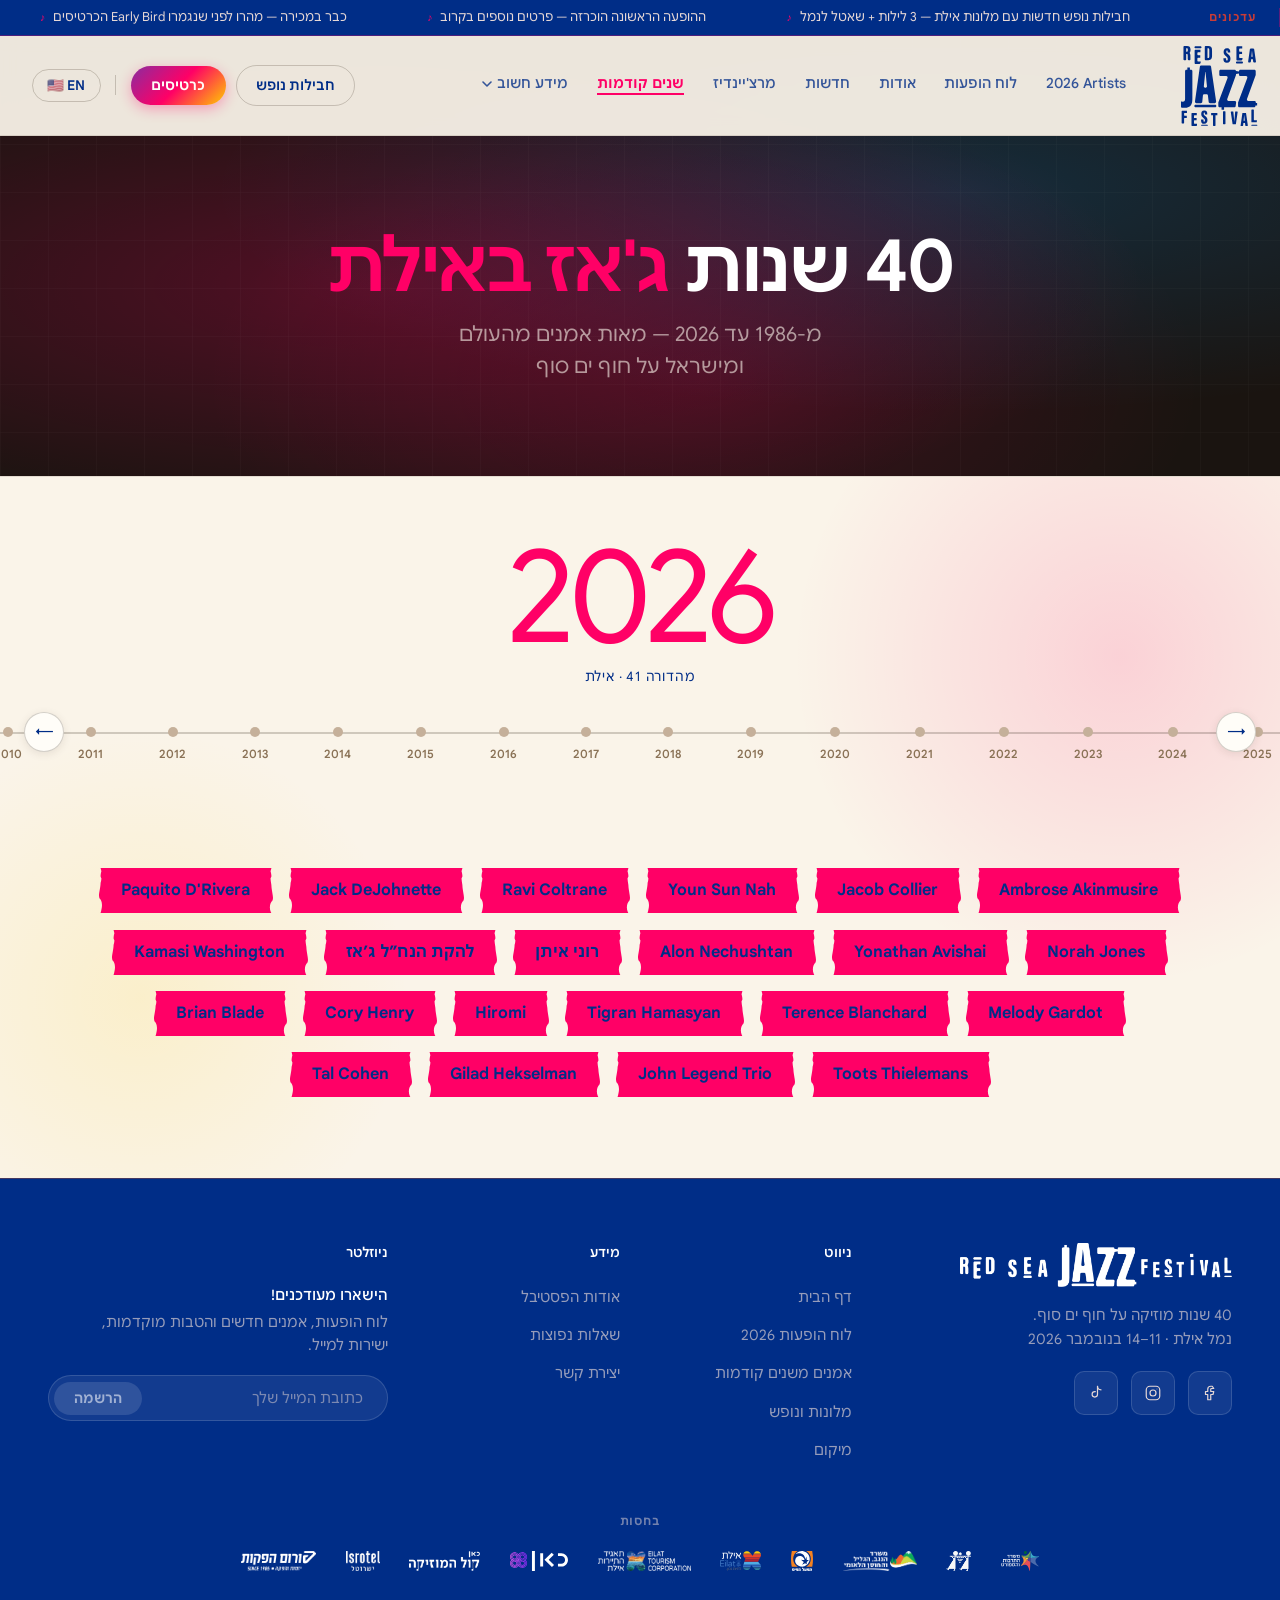
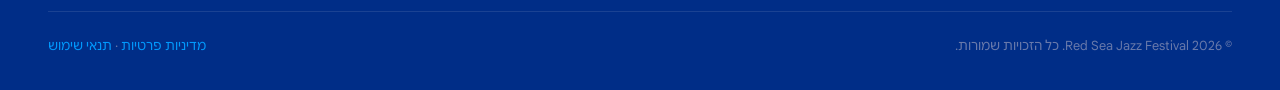
<file: past-artists.html>
<!DOCTYPE html>
<html lang="he" dir="rtl">
<head>
  <meta charset="UTF-8" />
  <meta name="viewport" content="width=device-width, initial-scale=1.0" />
  <title>אמנים משנים קודמות · Red Sea Jazz Festival</title>
  <meta name="description" content="ציר הזמן המלא של פסטיבל ג׳אז ים סוף — 41 שנות מוזיקה מ-1986 עד 2026 · אמנים בינלאומיים וישראלים" />
  <meta property="og:title" content="אמנים משנים קודמות · Red Sea Jazz Festival" />
  <meta property="og:description" content="41 שנות מוזיקה על חוף ים סוף — ציר הזמן המלא מ-1986 עד 2026" />
  <meta property="og:type" content="website" />
  <meta property="og:image" content="./Graphig assets/og-image.jpg" />
  <meta property="og:image:width" content="1200" />
  <meta property="og:image:height" content="630" />
  <meta property="og:locale" content="he_IL" />
  <meta property="og:site_name" content="Red Sea Jazz Festival" />
  <meta name="twitter:card" content="summary_large_image" />
  <meta name="theme-color" content="#FF0066" />
  <link rel="icon" type="image/x-icon" href="./favicon.ico" />
  <link rel="icon" type="image/png" sizes="16x16" href="./favicon-16x16.png" />
  <link rel="icon" type="image/png" sizes="32x32" href="./favicon-32x32.png" />
  <link rel="apple-touch-icon" sizes="180x180" href="./apple-touch-icon.png" />
  <link rel="manifest" href="./site.webmanifest" />
  <link rel="preconnect" href="https://fonts.googleapis.com" />
  <link rel="preconnect" href="https://fonts.gstatic.com" crossorigin />
  <link href="https://fonts.googleapis.com/css2?family=Hepta+Slab:wght@100;300;400;500;700;900&family=Noto+Sans+Hebrew:wght@300;400;500;700;900&display=swap" rel="stylesheet" />
  <style>
    /* ─── Google Sans (self-hosted, per-script via unicode-range: Hebrew + Latin/numbers) ─── */
    @font-face {
      font-family: 'Google Sans';
      src: url('./Graphig assets/fonts/GoogleSansHebrew-Variable.woff2') format('woff2-variations');
      font-weight: 400 700;
      font-style: normal;
      unicode-range: U+0590-05FF, U+FB1D-FB4F;
      font-display: swap;
    }
    @font-face {
      font-family: 'Google Sans';
      src: url('./Graphig assets/fonts/GoogleSansHebrew-Italic-Variable.woff2') format('woff2-variations');
      font-weight: 400 700;
      font-style: italic;
      unicode-range: U+0590-05FF, U+FB1D-FB4F;
      font-display: swap;
    }
    @font-face {
      font-family: 'Google Sans';
      src: url('./Graphig assets/fonts/GoogleSansLatin-Variable.woff2') format('woff2-variations');
      font-weight: 400 700;
      font-style: normal;
      unicode-range: U+0020-007E, U+00A0-00FF, U+2010-2011, U+2013-2015, U+2018-201A, U+201C-201E, U+2022, U+2026, U+2030, U+2032-2033, U+2039-203A, U+2044, U+20AA, U+20AC, U+2190, U+2192, U+21C4, U+2212, U+2248, U+25CF, U+2713;
      font-display: swap;
    }
    @font-face {
      font-family: 'Google Sans';
      src: url('./Graphig assets/fonts/GoogleSansLatin-Italic-Variable.woff2') format('woff2-variations');
      font-weight: 400 700;
      font-style: italic;
      unicode-range: U+0020-007E, U+00A0-00FF, U+2010-2011, U+2013-2015, U+2018-201A, U+201C-201E, U+2022, U+2026, U+2030, U+2032-2033, U+2039-203A, U+2044, U+20AA, U+20AC, U+2190, U+2192, U+21C4, U+2212, U+2248, U+25CF, U+2713;
      font-display: swap;
    }

    /* ─── RESET & BASE ─────────────────────────────────────────── */
    *, *::before, *::after { box-sizing: border-box; margin: 0; padding: 0; }

    :root {
      --bg:        #FAF4E9;
      --bg2:       #F3E9D6;
      --orange:    #FF0066;
      --primary:   #FF0066;
      --yellow:    #FFCC00;
      --red:       #FF0066;
      --pink:      #892CA0;
      --teal:      #0099FD;
      --warm-glow: var(--primary);
      --text:      #002D87; --text-rgb: 0,45,135;
      --muted:     #002D87; --yellow-text: #7A5C00; --teal-text: #086665; --orange-text: #C93C36; --orange-btn: #CF4943;
      --card-bg:   #FFFDF8;
      --border:    rgba(58,42,30,0.12);
      --border-strong: rgba(58,42,30,0.22);
      --btn-gradient:  linear-gradient(135deg, #892CA0, #FF0066, #FFCC00);
      --shadow:    rgba(58,42,30,0.10);
      --shadow-strong: rgba(58,42,30,0.16);
      --on-accent: #FFFDF8;
      --font:      'Google Sans', 'Hepta Slab', 'Noto Sans Hebrew', serif;
      --ticker-h:  36px;
      --nav-h:     100px;
    }

    html { scroll-behavior: smooth; direction: rtl; scroll-padding-top: calc(var(--ticker-h) + var(--nav-h)); }
    body {
      background: var(--bg);
      color: var(--text);
      font-family: var(--font);
      overflow-x: clip;
      -webkit-font-smoothing: antialiased;
      line-height: 1.7;
    }
    a { color: inherit; text-decoration: none; }
    button { font-family: var(--font); cursor: pointer; }

    ::-webkit-scrollbar { width: 6px; }
    ::-webkit-scrollbar-track { background: var(--bg); }
    ::-webkit-scrollbar-thumb { background: var(--orange); border-radius: 3px; }

    :focus-visible {
      outline: 2px solid var(--orange);
      outline-offset: 3px;
      border-radius: 4px;
    }

    /* ─── TICKER BAR ──────────────────────────────────────────── */
    .ticker-bar {
      position: fixed; top: 0; left: 0; right: 0;
      height: var(--ticker-h); z-index: 101;
      background: #002D87;
      display: flex; align-items: center;
      direction: ltr;
      overflow: hidden;
      border-bottom: 1px solid rgba(255,0,102,0.3);
    }
    .ticker-label {
      flex-shrink: 0;
      padding: 0 1.4rem 0 1rem;
      font-size: 0.7rem; font-weight: 700; letter-spacing: 0.08em;
      color: var(--orange-text); text-transform: uppercase;
      border-right: 1px solid rgba(255,0,102,0.35);
      white-space: nowrap;
    }
    .ticker-track-wrap { flex: 1; overflow: hidden; position: relative; }
    .ticker-track {
      display: flex; gap: 0;
      direction: ltr;
      animation: ticker-scroll 28s linear infinite;
      will-change: transform;
      width: max-content;
    }
    .ticker-item {
      display: inline-flex; align-items: center; gap: 0.5rem;
      font-size: 0.78rem; color: #e6d8d6;
      padding: 0 2.5rem;
      white-space: nowrap;
    }
    .ticker-item::before {
      content: '♪';
      color: var(--orange); font-size: 0.65rem;
    }
    @keyframes ticker-scroll {
      0%   { transform: translateX(0); }
      100% { transform: translateX(-25%); }
    }
    @media (max-width: 700px) {
      :root { --ticker-h: 32px; }
      .ticker-label { padding: 0 0.7rem 0 0.9rem; font-size: 0.65rem; }
      .ticker-item { font-size: 0.73rem; padding: 0 1.8rem; }
    }

    /* ─── NAV ─────────────────────────────────────────────────── */
    nav {
      position: fixed; top: var(--ticker-h); width: 100%; z-index: 100;
      display: flex; align-items: center;
      height: 100px;
      background: rgba(250,244,233,0.94);
      -webkit-backdrop-filter: blur(10px);
      backdrop-filter: blur(10px);
      border-bottom: 1px solid var(--border);
      transition: background 0.35s, height 0.35s;
      overflow: hidden;
    }
    nav.scrolled {
      height: 64px;
      background: rgba(250,244,233,0.97);
      box-shadow: 0 2px 16px var(--shadow);
    }
    :root:has(nav.scrolled) { --nav-h: 64px; }

    .nav-logo-tab {
      flex-shrink: 0;
      padding: 0.6rem 1.4rem;
      display: flex; align-items: center; justify-content: center;
      cursor: pointer; text-decoration: none;
      transition: opacity 0.2s, padding 0.35s;
    }
    .nav-logo-tab:hover { opacity: 0.75; }
    nav.scrolled .nav-logo-tab { padding: 0.25rem 1.4rem; }
    .nav-logo-img {
      height: 80px; width: auto; display: block;
      transition: height 0.35s;
    }
    nav.scrolled .nav-logo-img { height: 44px; }

    .nav-inner {
      flex: 1; display: flex; align-items: center;
      justify-content: space-between;
      padding: 0 2rem;
    }

    .nav-links {
      display: flex; gap: 1.8rem; list-style: none;
      font-size: 0.88rem; font-weight: 500;
    }
    .nav-links a {
      position: relative; padding-bottom: 3px;
      transition: color 0.25s; color: rgba(var(--text-rgb),0.78);
    }
    .nav-links a::after {
      content: ''; position: absolute; bottom: 0; inset-inline-end: 0;
      width: 0; height: 2px;
      background: linear-gradient(90deg, var(--primary), var(--primary));
      transition: width 0.3s;
    }
    .nav-links a:hover, .nav-links a.active {
      background: linear-gradient(90deg, var(--primary), var(--primary));
      -webkit-background-clip: text; background-clip: text; color: transparent;
    }
    .nav-links a:hover::after, .nav-links a.active::after { width: 100%; }
    .nav-links a.active { font-weight: 700; }
    /* ── Nav dropdown: "מידע חשוב" — הקישור היחיד בטול-בר עם תת-תפריט (3 בנים) ── */
    .nav-drop { position: relative; }
    .nav-drop-toggle {
      display: flex; align-items: center; gap: 0.35rem;
      background: none; border: none; padding: 0 0 3px; margin: 0;
      font: inherit; font-size: inherit; font-weight: 500;
      color: rgba(var(--text-rgb),0.78); cursor: pointer; position: relative;
    }
    .nav-drop-toggle::after {
      content: ''; position: absolute; bottom: 0; inset-inline-end: 0;
      width: 0; height: 2px;
      background: linear-gradient(90deg, var(--primary), var(--primary));
      transition: width 0.3s;
    }
    .nav-drop-toggle:hover, .nav-drop-toggle.open {
      background: linear-gradient(90deg, var(--primary), var(--primary));
      -webkit-background-clip: text; background-clip: text; color: transparent;
    }
    .nav-drop-toggle:hover::after, .nav-drop-toggle.open::after { width: 100%; }
    .nav-drop-toggle:hover .nav-drop-chevron, .nav-drop-toggle.open .nav-drop-chevron { color: var(--orange); }
    .nav-drop-chevron { transition: transform 0.25s; flex-shrink: 0; }
    .nav-drop-toggle.open .nav-drop-chevron { transform: rotate(180deg); }

    /* הפאנל מנותק ל-body ב-JS (portal) כדי לא להיחתך ע"י overflow:hidden של ה-nav */
    .nav-drop-panel {
      display: none; flex-direction: column;
      position: fixed; z-index: 150;
      background: #FAF4E9; border: 1px solid var(--border);
      border-radius: 14px; box-shadow: 0 14px 34px var(--shadow);
      padding: 0.55rem; min-width: 215px;
    }
    .nav-drop-panel.open { display: flex; }
    .nav-drop-panel > a {
      display: flex; align-items: center; justify-content: space-between; gap: 0.6rem;
      padding: 0.6rem 0.8rem; border-radius: 8px;
      font-size: 0.87rem; font-weight: 500; color: var(--text);
      white-space: nowrap; text-align: start;
      background: none; border: none; width: 100%; cursor: pointer; font-family: inherit;
    }
    .nav-drop-panel > a:hover { background: rgba(255,0,102,0.08); color: var(--primary); }
    .nav-drop-panel > a.active { color: var(--primary); font-weight: 700; }


    .nav-actions {
      display: flex; align-items: center; gap: 0.6rem; flex-shrink: 0;
    }
    .nav-btn-primary {
      background: var(--btn-gradient);
      color: var(--on-accent); border: none; border-radius: 50px;
      padding: 0.5rem 1.3rem; font-size: 0.85rem; font-weight: 700;
      cursor: pointer;
      box-shadow: 0 4px 14px rgba(255,0,102,0.32);
      transition: transform 0.2s, box-shadow 0.2s;
      text-decoration: none; display: inline-block;
    }
    .nav-btn-primary:hover {
      transform: translateY(-2px);
      box-shadow: 0 6px 22px rgba(255,0,102,0.45);
    }
    .nav-btn-secondary {
      background: transparent;
      color: var(--text); border: 1.5px solid var(--border-strong);
      border-radius: 50px; padding: 0.48rem 1.2rem;
      font-size: 0.85rem; font-weight: 600; cursor: pointer;
      transition: border-color 0.2s, color 0.2s, transform 0.2s;
      text-decoration: none; display: inline-block;
    }
    .nav-btn-secondary:hover {
      border-color: var(--orange); color: var(--orange-text);
      transform: translateY(-2px);
    }
    .nav-lang-sep {
      width: 1px; height: 20px; flex-shrink: 0;
      background: var(--border-strong);
      margin-inline: 0.3rem;
    }
    .nav-btn-lang {
      background: transparent;
      color: var(--text);
      border: 1.5px solid var(--border-strong);
      border-radius: 50px; padding: 0.45rem 0.9rem;
      font-size: 0.85rem; font-weight: 600; cursor: pointer;
      display: flex; align-items: center; gap: 0.35rem;
      transition: border-color 0.2s, color 0.2s;
      font-family: var(--font);
    }
    .nav-btn-lang:hover { border-color: var(--orange); color: var(--primary); }
    .hamburger { display: none; flex-direction: column; gap: 5px; cursor: pointer; border:none; background:transparent; }
    .hamburger span { width: 24px; height: 2px; background: var(--text); border-radius: 2px; transition: 0.3s; }
    /* תפריט פתוח: שני הפסים החיצוניים מסתובבים ל-X, האמצעי נעלם */
    .hamburger[aria-expanded="true"] span:nth-child(1) { transform: translateY(7px) rotate(45deg); }
    .hamburger[aria-expanded="true"] span:nth-child(2) { opacity: 0; }
    .hamburger[aria-expanded="true"] span:nth-child(3) { transform: translateY(-7px) rotate(-45deg); }

    /* מוסתרים כברירת מחדל (דסקטופ); נחשפים/ממוקמים בתוך המדיה קוורי של מובייל למטה */
    .nav-link-mobile-flat, .nav-mobile-menu-actions { display: none; }
    /* עטיפת הפאנל שקופה לחלוטין בדסקטופ — לא משפיעה על ה-flex של nav-inner */
    .mobile-menu-panel { display: contents; }
    @media (max-width: 900px) {
      /* טולבר מקופל: גריד 3 עמודות — המבורגר צמוד לשוליים הימניים, הלוגו במרכז,
         כרטיסים צמוד לשוליים השמאליים. nav-inner/nav-actions הופכים ל-display:contents
         כדי שהילדים שלהם (hamburger/tickets) ישתתפו ישירות בגריד של ה-nav. */
      nav { display: grid; grid-template-columns: 1fr auto 1fr; padding-inline: 16px; }
      .nav-inner { display: contents; padding: 0; }
      .nav-actions { display: contents; }
      .nav-links { display: none; }
      .nav-btn-secondary { display: none; }
      .nav-logo-tab { grid-column: 2; grid-row: 1; justify-self: center; padding: 0.5rem 1rem; }
      /* לוגו במצב התחלתי (לא-scrolled) במובייל — מעט גדול יותר מברירת המחדל
         הישנה (48px), עדיין קטן משמעותית מהדסקטופ (80px). nav.scrolled ממשיך
         לכווץ ל-44px כרגיל, בלי קשר לגודל הזה. */
      .nav-logo-img { height: 56px; }
      .hamburger { display: flex; grid-column: 1; grid-row: 1; justify-self: start; }
      /* כפתור הכרטיסים של הטולבר הקבוע: יושב בעמודה השלישית (הפנויה
         כש-hamburger=col1 ו-logo=col2), צמוד לשוליים השמאליים. כשהתפריט
         נפתח מוחלף ע"י הגרסה שבתוך .nav-mobile-menu-actions (למטה). */
      .nav-actions > .nav-btn-primary { grid-column: 3; grid-row: 1; justify-self: end; }
      body.mobile-nav-open .nav-actions > .nav-btn-primary { display: none; }
      /* כפתור ה-EN של הדסקטופ (בתוך nav-actions) לא מקבל grid-column ייעודי —
         מסתירים אותו במובייל כדי שלא יישאר "תקוע" כפריט גריד בלי מיקום; הגרסה
         המובילית שלו עברה ל-.nav-mobile-menu-actions. */
      .nav-lang-sep, .nav-actions > #langBtn { display: none; }
      /* "מידע חשוב": בדסקטופ dropdown, במובייל שטוח — 3 קישורים נפרדים
         באותה שורה אחד-מתחת-לשני כמו שאר קישורי התפריט. */
      #navInfoDrop { display: none; }
      .nav-link-mobile-flat { display: block; }
      /* פאנל התפריט הפתוח: מתחיל בדיוק מתחת ל-nav (שלא זז בין פתוח/סגור —
         לכן ההמבורגר/X נשאר באותו מיקום). סטריפ העדכונים נשאר fixed במיקומו
         המקורי (top:0, מעל ה-nav) גם כשהתפריט פתוח — לא זז ולא מתנתק. */
      .mobile-menu-panel.open {
        display: flex; flex-direction: column;
        position: fixed; inset: 0; top: calc(var(--ticker-h) + var(--nav-h));
        background: rgba(250,244,233,0.98); -webkit-backdrop-filter: blur(10px); backdrop-filter: blur(10px);
        z-index: 99;
        overflow-y: auto; -webkit-overflow-scrolling: touch; overscroll-behavior: contain;
      }
      .mobile-menu-panel.open .nav-links {
        display: flex; flex-direction: column;
        padding: 2rem; gap: 1.5rem; font-size: 1.2rem;
      }
      /* פס הגלילה של הפאנל שקוף כברירת מחדל ומופיע רק בזמן גלילה בפועל
         (מחלקת .scrolling מתווספת/מוסרת ע"י JS) — לא נשאר צבוע כל הזמן. */
      .mobile-menu-panel.open::-webkit-scrollbar-thumb { background: transparent; transition: background 0.25s; }
      .mobile-menu-panel.open.scrolling::-webkit-scrollbar-thumb { background: var(--orange); }
      /* כרטיסים + שפה בזמן שהתפריט פתוח: יושבים ב-nav עצמו (לא ב-.nav-links)
         כדי לא לרשת את עיצוב .nav-links a — 16px מהשוליים השמאליים (padding-inline
         של ה-nav), אותה שורה כמו כפתור ה-X. */
      .nav-mobile-menu-actions {
        display: none; align-items: center; gap: 0.6rem;
        grid-column: 3; grid-row: 1; justify-self: end;
      }
      body.mobile-nav-open .nav-mobile-menu-actions { display: flex; }
      /* תפריט פתוח: הלוגו מוסתר, במקומו כרטיסים+שפה (.nav-mobile-menu-actions) */
      body.mobile-nav-open .nav-logo-tab { display: none; }
    }

    /* ─── PAGE HERO ────────────────────────────────────────────── */
    .page-hero {
      position: relative;
      overflow: hidden;
      height: calc(340px + var(--ticker-h) + var(--nav-h));
      display: flex;
      align-items: center;
      justify-content: center;
      padding-top: calc(var(--ticker-h) + var(--nav-h));
      background: #1a1410;
    }
    .page-hero-bg {
      position: absolute; inset: 0;
      background: radial-gradient(ellipse at 30% 60%, rgba(255,0,102,0.25) 0%, transparent 60%),
                  radial-gradient(ellipse at 75% 40%, rgba(0,153,253,0.18) 0%, transparent 55%),
                  radial-gradient(ellipse at 55% 80%, rgba(255,0,102,0.15) 0%, transparent 50%);
      pointer-events: none;
    }
    .page-hero-grid {
      position: absolute; inset: 0; opacity: 0.06;
      background-image: linear-gradient(rgba(250,244,233,0.4) 1px, transparent 1px),
                        linear-gradient(90deg, rgba(250,244,233,0.4) 1px, transparent 1px);
      background-size: 48px 48px;
      pointer-events: none;
    }
    .page-hero-content {
      position: relative; z-index: 2;
      display: flex; flex-direction: column;
      gap: 14px; align-items: center;
      padding-inline: 2rem;
      text-align: center;
    }
    .page-hero-tag {
      display: inline-flex; align-items: center; gap: 8px;
      font-size: 0.9rem; font-weight: 600;
      color: rgba(250,244,233,0.65);
      letter-spacing: 0.05em;
      background: rgba(250,244,233,0.08);
      border: 1px solid rgba(250,244,233,0.15);
      border-radius: 50px; padding: 0.3rem 1.1rem;
    }
    .page-hero-tag-dot {
      width: 6px; height: 6px; border-radius: 50%;
      background: var(--orange);
      display: inline-block;
    }
    .page-hero-title {
      font-size: clamp(2.4rem, 6vw, 4.5rem);
      font-weight: 900;
      color: #ffffff;
      line-height: 1.05;
      letter-spacing: -0.03em;
    }
    .page-hero-title .accent { color: var(--orange); }
    .page-hero-subtitle {
      font-size: clamp(1rem, 2vw, 1.25rem);
      color: rgba(250,244,233,0.6);
      font-weight: 400;
      max-width: 480px;
      line-height: 1.6;
    }

    /* ─── MAIN CONTENT ─────────────────────────────────────────── */
    main { display: none; }

    /* ─── SECTION TITLE ────────────────────────────────────────── */
    .section-eyebrow {
      font-size: 0.78rem; font-weight: 700;
      text-transform: uppercase; letter-spacing: 0.1em;
      color: var(--orange-text); margin-bottom: 0.5rem;
    }
    .section-title {
      font-size: clamp(1.75rem, 4vw, 2.75rem);
      font-weight: 900; color: var(--text);
      line-height: 1.2; margin-bottom: 0.6rem;
    }
    .section-desc {
      font-size: 0.95rem; color: var(--muted);
      max-width: 600px; line-height: 1.7;
    }

    /* ─── ARTISTS GRID ──────────────────────────────────────────── */
    .artists-grid {
      display: grid;
      grid-template-columns: repeat(auto-fill, minmax(260px, 1fr));
      gap: 1.1rem;
      margin-top: 2rem;
    }
    .artist-card {
      background: var(--card-bg);
      border: 1px solid var(--border);
      border-radius: 16px;
      padding: 1.2rem 1.4rem;
      display: flex; flex-direction: column; gap: 0.5rem;
      transition: box-shadow 0.25s, transform 0.25s;
      cursor: default;
    }
    .artist-card:hover {
      box-shadow: 0 8px 28px var(--shadow);
      transform: translateY(-3px);
    }
    .artist-card-header {
      display: flex; align-items: flex-start; justify-content: space-between; gap: 0.5rem;
    }
    .artist-name {
      font-size: 1.05rem; font-weight: 800; color: var(--text); line-height: 1.3;
    }
    .artist-flag {
      font-size: 1.2rem; flex-shrink: 0; line-height: 1;
    }
    .artist-country {
      font-size: 0.78rem; color: var(--muted); font-weight: 500;
    }
    .artist-genre {
      display: inline-flex; align-items: center;
      background: rgba(255,0,102,0.08);
      color: var(--orange-text);
      border-radius: 50px; padding: 0.2rem 0.75rem;
      font-size: 0.72rem; font-weight: 700;
      align-self: flex-start;
      margin-top: 0.1rem;
    }
    .artist-genre.genre-fusion { background: rgba(0,153,253,0.1); color: var(--teal-text); }
    .artist-genre.genre-latin  { background: rgba(255,0,102,0.1); color: var(--red); }
    .artist-genre.genre-vocal  { background: rgba(255,204,0,0.12); color: #b07a00; }
    .artist-genre.genre-blues  { background: rgba(58,42,30,0.08); color: var(--muted); }
    .artist-genre.genre-world  { background: rgba(137,44,160,0.1); color: var(--pink); }

    /* ─── HEADLINER BADGE ──────────────────────────────────────── */
    .artist-headliner {
      font-size: 0.68rem; font-weight: 700; letter-spacing: 0.05em;
      text-transform: uppercase;
      color: var(--red);
      display: flex; align-items: center; gap: 0.3rem;
    }
    .artist-headliner::before {
      content: '';
      display: inline-block; width: 6px; height: 6px;
      border-radius: 50%; background: var(--red);
      flex-shrink: 0;
    }

    /* ─── EMPTY YEAR PLACEHOLDER ───────────────────────────────── */
    .artists-empty {
      grid-column: 1 / -1;
      display: flex; flex-direction: column; align-items: center; justify-content: center;
      padding: 3rem 2rem;
      border: 1.5px dashed var(--border-strong);
      border-radius: 16px;
      color: var(--muted);
      gap: 0.5rem;
    }
    .artists-empty-icon { font-size: 2rem; opacity: 0.4; }
    .artists-empty-text { font-size: 0.9rem; }

    /* ─── PAST TIMELINE SECTION ────────────────────────────────── */
    .past-timeline-section {
      background: var(--bg);
      padding: 4rem 0 5rem;
      border-top: 1px solid var(--border);
      position: relative;
      overflow: hidden;
    }
    /* Decorative background blobs */
    .past-timeline-section::before {
      content: '';
      position: absolute;
      width: 680px; height: 680px;
      border-radius: 50%;
      background: radial-gradient(circle, rgba(255,0,102,0.14) 0%, transparent 68%);
      top: -160px;
      right: -180px;
      pointer-events: none;
    }
    .past-timeline-section::after {
      content: '';
      position: absolute;
      width: 560px; height: 560px;
      border-radius: 50%;
      background: radial-gradient(circle, rgba(255,204,0,0.13) 0%, transparent 68%);
      bottom: -100px;
      left: -140px;
      pointer-events: none;
    }
    .past-tl-inner {
      max-width: 1200px;
      margin-inline: auto;
      padding: 0 2rem;
      display: flex;
      flex-direction: column;
      align-items: center;
      gap: 2rem;
      position: relative;
      z-index: 1;
    }
    .past-tl-header { text-align: center; }
    .past-tl-eyebrow {
      font-size: 0.78rem; font-weight: 700;
      text-transform: uppercase; letter-spacing: 0.1em;
      color: var(--orange-text); margin-bottom: 0.5rem;
    }
    .past-tl-heading {
      font-family: 'Google Sans', 'Hepta Slab', 'Noto Sans Hebrew', sans-serif;
      font-size: clamp(1.2rem, 2.5vw, 1.6rem);
      font-weight: 700; color: var(--text);
    }

    /* Big year number */
    .past-tl-year-wrap { text-align: center; }
    .past-tl-year-num {
      font-family: 'Google Sans', 'Hepta Slab', serif;
      font-size: clamp(4.5rem, 12vw, 8rem);
      font-weight: 400;
      line-height: 0.9;
      color: var(--primary);
      letter-spacing: -0.04em;
      transition: opacity 0.2s;
    }
    .past-tl-year-num.fading { opacity: 0; }
    .past-tl-year-edition {
      font-size: 0.82rem; color: var(--muted);
      letter-spacing: 0.06em; text-transform: uppercase;
      margin-top: 0.6rem;
    }

    /* Horizontal dot-line timeline */
    .past-tl-track-wrap {
      width: 100%;
      flex: 1;
      overflow-x: auto;
      scroll-behavior: smooth;
      scrollbar-width: none;
      -ms-overflow-style: none;
      padding: 8px 0 4px;
      cursor: grab;
    }
    .past-tl-track-wrap::-webkit-scrollbar { display: none; }
    .past-tl-track-wrap.is-dragging { cursor: grabbing; scroll-behavior: auto; }
    .past-tl-track {
      display: flex;
      align-items: center;
      direction: ltr;
      position: relative;
      min-width: max-content;
      padding: 28px 4rem 16px;
    }
    /* Full-width timeline row */
    .past-tl-row {
      position: relative;
      display: flex;
      align-items: center;
      direction: ltr;
      width: 100%;
    }
    /* Full-bleed gray line — spans the entire viewport width */
    .past-tl-row::before {
      content: '';
      position: absolute;
      left: 0; right: 0;
      height: 2px;
      background: var(--border-strong);
      top: 44px; /* wrap-padding-top(8) + track-line-offset(36) */
      pointer-events: none;
      z-index: 0;
    }
    /* Scroll arrows — absolutely positioned, centered on the gray line */
    .past-tl-arrow {
      position: absolute;
      top: 44px;              /* = line position in row */
      transform: translateY(-50%); /* center on the line */
      width: 40px; height: 40px;
      border-radius: 50%;
      background: var(--card-bg);
      border: 1.5px solid var(--border-strong);
      color: var(--muted);
      display: flex; align-items: center; justify-content: center;
      cursor: pointer;
      font-size: 1.1rem; line-height: 1;
      font-family: var(--font);
      z-index: 3;
      transition: background 0.2s, border-color 0.2s, color 0.2s, transform 0.2s, opacity 0.2s;
      box-shadow: 0 2px 8px var(--shadow);
    }
    .past-tl-arrow--prev { left:  1.5rem; }
    .past-tl-arrow--next { right: 1.5rem; }
    .past-tl-arrow:hover:not(:disabled) {
      background: var(--orange);
      border-color: var(--orange);
      color: #fff;
      transform: translateY(-50%) scale(1.08);
    }
    .past-tl-arrow:disabled {
      opacity: 0.3;
      cursor: default;
    }
    /* Remove the old inline track line (replaced by row::before) */
    .past-tl-track::before { display: none; }
    .past-tl-year-col {
      display: flex;
      flex-direction: column;
      align-items: center;
      padding: 0 28px;
      cursor: pointer;
      position: relative;
      z-index: 1;
    }
    .past-tl-dot {
      width: 10px; height: 10px;
      border-radius: 50%;
      background: #c5b09a;
      flex-shrink: 0;
      transition: background 0.2s, transform 0.2s, box-shadow 0.2s, width 0.2s, height 0.2s;
      margin-bottom: 8px;
    }
    .past-tl-year-col.active .past-tl-dot {
      width: 16px; height: 16px;
      background: var(--orange);
      box-shadow: 0 0 0 5px rgba(255,0,102,0.18);
      margin-bottom: 5px;
    }
    .past-tl-year-col:hover:not(.active) .past-tl-dot {
      background: var(--orange);
      transform: scale(1.25);
    }
    .past-tl-year-label {
      font-size: 0.72rem;
      font-weight: 600;
      color: #8a7256;
      white-space: nowrap;
      transition: color 0.2s, font-size 0.2s, font-weight 0.2s;
    }
    .past-tl-year-col.active .past-tl-year-label {
      font-size: 0.85rem;
      font-weight: 700;
      color: var(--orange-text);
    }
    .past-tl-year-col:hover:not(.active) .past-tl-year-label { color: var(--text); }

    /* Artists chips area */
    .past-tl-artists-wrap {
      width: 100%;
      max-width: 1100px;
      margin-top: 80px;
      transition: opacity 0.25s;
    }
    .past-tl-artists-wrap.fading { opacity: 0; }
    .past-artists-grid {
      display: flex;
      flex-wrap: wrap;
      justify-content: center;
      align-items: flex-start;
      gap: 16px;
      width: 100%;
    }
    .past-tl-empty {
      text-align: center;
      padding: 2.5rem 2rem;
      color: var(--muted);
      font-size: 0.9rem;
      border: 1.5px dashed var(--border-strong);
      border-radius: 14px;
      width: 100%;
    }

    /* ── ALT-ARTIST CHIP ── */
    .alt-artist-btn {
      background: transparent;
      border: none;
      padding: 0;
      cursor: default;
      display: inline-flex;
      align-items: stretch;
      position: relative;
      direction: rtl;
      transition: transform 0.2s, filter 0.2s;
    }
    .alt-artist-btn:hover {
      transform: translateY(-3px);
      filter: brightness(0.97) saturate(1.05);
    }
    .featuring-pill-deco {
      display: block;
      flex-shrink: 0;
      align-self: stretch;
      width: 11px;
      background: var(--pill-bg);
      -webkit-mask-repeat: no-repeat;
              mask-repeat: no-repeat;
      -webkit-mask-size: 100% 100%;
              mask-size: 100% 100%;
      transform: scaleX(-1);
    }
    .featuring-pill-deco--left {
      -webkit-mask-image: url("data:image/svg+xml,%3Csvg preserveAspectRatio='none' viewBox='0 0 11 56' xmlns='http://www.w3.org/2000/svg'%3E%3Cpath d='M1.57144 0H11V56H1.57144C1.57144 56 3.14287 53.2982 3.14287 49C3.14287 44.7018 1.57144 42 1.57144 42C1.57144 42 -0.000127875 40.7719 7.80415e-09 37.3333C0.00012789 33.8947 1.57144 25.7895 1.57144 22.1053C1.57144 20.4326 2.25121 17.0235 2.44866 13.2632C2.50045 12.2768 1.55744 11.2767 1.57144 10.3158C1.62162 6.87109 2.44866 3.92982 2.44866 3.92982L1.57144 0Z' fill='%23000'/%3E%3C/svg%3E");
              mask-image: url("data:image/svg+xml,%3Csvg preserveAspectRatio='none' viewBox='0 0 11 56' xmlns='http://www.w3.org/2000/svg'%3E%3Cpath d='M1.57144 0H11V56H1.57144C1.57144 56 3.14287 53.2982 3.14287 49C3.14287 44.7018 1.57144 42 1.57144 42C1.57144 42 -0.000127875 40.7719 7.80415e-09 37.3333C0.00012789 33.8947 1.57144 25.7895 1.57144 22.1053C1.57144 20.4326 2.25121 17.0235 2.44866 13.2632C2.50045 12.2768 1.55744 11.2767 1.57144 10.3158C1.62162 6.87109 2.44866 3.92982 2.44866 3.92982L1.57144 0Z' fill='%23000'/%3E%3C/svg%3E");
    }
    .featuring-pill-deco--right {
      width: 10px;
      -webkit-mask-image: url("data:image/svg+xml,%3Csvg preserveAspectRatio='none' viewBox='0 0 10 56' xmlns='http://www.w3.org/2000/svg'%3E%3Cpath d='M8.42856 0H0V56H8.42856C8.42856 56 7.00001 50.3509 7.00001 46.0526C7.00001 41.7544 8.42856 39.0526 8.42856 39.0526C8.42856 39.0526 10.0001 37.8246 10 34.386C9.99988 30.9474 8.42856 22.8421 8.42856 19.1579C8.42856 17.4852 7.81059 17.0235 7.63109 13.2632C7.58401 12.2768 8.44128 11.2767 8.42856 10.3158C8.38294 6.87109 7.63109 3.92982 7.63109 3.92982L8.42856 0Z' fill='%23000'/%3E%3C/svg%3E");
              mask-image: url("data:image/svg+xml,%3Csvg preserveAspectRatio='none' viewBox='0 0 10 56' xmlns='http://www.w3.org/2000/svg'%3E%3Cpath d='M8.42856 0H0V56H8.42856C8.42856 56 7.00001 50.3509 7.00001 46.0526C7.00001 41.7544 8.42856 39.0526 8.42856 39.0526C8.42856 39.0526 10.0001 37.8246 10 34.386C9.99988 30.9474 8.42856 22.8421 8.42856 19.1579C8.42856 17.4852 7.81059 17.0235 7.63109 13.2632C7.58401 12.2768 8.44128 11.2767 8.42856 10.3158C8.38294 6.87109 7.63109 3.92982 7.63109 3.92982L8.42856 0Z' fill='%23000'/%3E%3C/svg%3E");
    }
    .featuring-pill-text {
      display: inline-block;
      background: var(--pill-bg);
      color: var(--pill-text);
      font-family: 'Google Sans', 'Hepta Slab', 'Noto Sans Hebrew', serif;
      font-size: 16px;
      font-weight: 700;
      line-height: 1.334;
      padding: 12px;
      white-space: nowrap;
      text-align: center;
    }
    @media (max-width: 600px) {
      .featuring-pill-text { font-size: 14px; padding: 10px; }
      .past-artists-grid { gap: 10px; }
    }

    /* ─── FOOTER ───────────────────────────────────────────────── */
    footer {
      background: #002D87;
      border-top: 1px solid var(--border);
      padding: 3rem 3rem 2rem;
    }
    .footer-grid {
      display: grid;
      grid-template-columns: 2fr 1fr 1fr;
      gap: 3rem; margin-bottom: 2.5rem;
      max-width: 1200px; margin-inline: auto;
    }
    .footer-logo {
      font-size: 1.2rem; font-weight: 900;
      background: linear-gradient(135deg, var(--yellow), var(--orange));
      -webkit-background-clip: text; -webkit-text-fill-color: transparent;
      background-clip: text; margin-bottom: 0.8rem;
    }
    .footer-tagline { font-size: 0.88rem; color: var(--muted); line-height: 1.7; }
    .footer-col-title { font-size: 0.8rem; color: #fff; letter-spacing: 0; text-transform: uppercase; margin-bottom: 1rem; font-weight: 600; }
    .footer-links { list-style: none; display: flex; flex-direction: column; gap: 0.65rem; }
    .footer-links a { font-size: 0.9rem; color: var(--muted); transition: color 0.2s; }
    .footer-links a:hover { color: var(--text); }
    .footer-bottom {
      border-top: 1px solid var(--border);
      padding-top: 1.2rem; display: flex;
      justify-content: space-between; align-items: center; flex-wrap: wrap; gap: 1rem;
      font-size: 0.8rem; color: var(--muted);
      max-width: 1200px; margin-inline: auto;
    }
    .footer-bottom a { color: var(--teal); }

    /* ─── RESPONSIVE ───────────────────────────────────────────── */
    @media (max-width: 700px) {
      /* מובייל: גובה באנר אחיד (260px תוכן) לכל דפי הבאנר באתר, מלבד לוח ההופעות */
      .page-hero { height: calc(220px + var(--ticker-h) + var(--nav-h)); }
      .page-hero-content { padding-inline: 1.2rem; }
      .page-hero-title { font-size: clamp(1.5rem, 6.2vw, 2.1rem); }
      .footer-grid { grid-template-columns: 1fr; gap: 1.8rem; }
      .past-timeline-section { padding: 2.5rem 0 3rem; }
      .past-tl-year-num { font-size: clamp(3.5rem, 16vw, 6rem); }
      /* מובייל: מבטלים את חצי הגלילה — הגלילה נעשית ב-swipe/גרירה על ציר הזמן עצמו
         (הגרירה כבר מיושמת ב-JS וב-overflow-x:auto של .past-tl-track-wrap) */
      .past-tl-arrow { display: none; }
      .past-tl-year-col { padding: 0 18px; }
      /* מובייל: מצמצמים מעט את המרווח בין ציר הזמן לתוויות האמנים שמתחתיו */
      .past-tl-artists-wrap { margin-top: 48px; }
      footer { padding: 2rem 1rem; }
    }
    /* ─── REDUCED MOTION ────────────────────────────────────── */
    @media (prefers-reduced-motion: reduce) {
      *, *::before, *::after {
        animation-duration: 0.01ms !important;
        animation-iteration-count: 1 !important;
        transition-duration: 0.01ms !important;
        scroll-behavior: auto !important;
      }
    }
      /* טלפונים קטנים מאוד (~≤400px): ה-toolbar (לוגו + כפתור כרטיסים + EN + המבורגר)
       צר מדי לכל האלמנטים במידותיהם הרגילות — הם נדחקים החוצה משמאל וה-nav
       (overflow:hidden) חותך את ההמבורגר לגמרי. מצמצמים padding/gap/font כדי
       שהכול יישאר בתוך הרוחב הזמין. */
    @media (max-width: 400px) {
      .nav-logo-tab { padding: 0.4rem 0.6rem; }
      .nav-inner { padding: 0 0.5rem; }
      .nav-btn-primary { padding: 0.5rem 0.8rem; font-size: 0.78rem; }
      /* מגדיל את שטח המגע ל-~44×44px בלי לשנות את הפריסה החזותית (padding מתקזז ע"י margin שלילי זהה).
         סימטרי — ההמבורגר יושב לבדו בקצה עמודת הגריד הימנית, אין יותר כפתור EN צמוד אליו. */
      .hamburger { padding: 14px; margin: -14px; }
    }
</style>
  <link rel="stylesheet" href="./page-transitions.css" />
</head>
<body>

  <!-- ── TICKER BAR ── -->
  <div class="ticker-bar" role="status" aria-live="off" aria-label="עדכוני פסטיבל">
    <div class="ticker-track-wrap">
      <div class="ticker-track">
        <span class="ticker-item">הכרטיסים Early Bird כבר במכירה — מהרו לפני שנגמרו</span>
        <span class="ticker-item">ההופעה הראשונה הוכרזה — פרטים נוספים בקרוב</span>
        <span class="ticker-item">חבילות נופש חדשות עם מלונות אילת — 3 לילות + שאטל לנמל</span>
        <span class="ticker-item">11–14 בנובמבר 2026 · נמל אילת · 40 שנות פסטיבל ג׳אז ים סוף</span>
        <span class="ticker-item">הכרטיסים Early Bird כבר במכירה — מהרו לפני שנגמרו</span>
        <span class="ticker-item">ההופעה הראשונה הוכרזה — פרטים נוספים בקרוב</span>
        <span class="ticker-item">חבילות נופש חדשות עם מלונות אילת — 3 לילות + שאטל לנמל</span>
        <span class="ticker-item">11–14 בנובמבר 2026 · נמל אילת · 40 שנות פסטיבל ג׳אז ים סוף</span>
        <span class="ticker-item">הכרטיסים Early Bird כבר במכירה — מהרו לפני שנגמרו</span>
        <span class="ticker-item">ההופעה הראשונה הוכרזה — פרטים נוספים בקרוב</span>
        <span class="ticker-item">חבילות נופש חדשות עם מלונות אילת — 3 לילות + שאטל לנמל</span>
        <span class="ticker-item">11–14 בנובמבר 2026 · נמל אילת · 40 שנות פסטיבל ג׳אז ים סוף</span>
        <span class="ticker-item">הכרטיסים Early Bird כבר במכירה — מהרו לפני שנגמרו</span>
        <span class="ticker-item">ההופעה הראשונה הוכרזה — פרטים נוספים בקרוב</span>
        <span class="ticker-item">חבילות נופש חדשות עם מלונות אילת — 3 לילות + שאטל לנמל</span>
        <span class="ticker-item">11–14 בנובמבר 2026 · נמל אילת · 40 שנות פסטיבל ג׳אז ים סוף</span>
      </div>
    </div>
    <span class="ticker-label">עדכונים</span>
  </div>

  <!-- ── NAV ── -->
  <nav id="navbar">
    <a class="nav-logo-tab" href="./index.html">
      <img src="State=Vertical.svg?v=3" alt="Red Sea Jazz Festival" class="nav-logo-img" width="77" height="80" />
    </a>
    <div class="nav-inner">
      <div class="mobile-menu-panel" id="mobileMenuPanel">
      <ul class="nav-links" id="navLinks">
        <li class="nav-link-mobile-flat"><a href="./index.html" data-he="דף הבית" data-en="Home">דף הבית</a></li>
        <li><a href="./index.html#artist-lineup-text" data-he="2026 Artists" data-en="2026 Artists" dir="ltr">2026 Artists</a></li>
        <li><a href="./lineup.html" data-he="לוח הופעות" data-en="Schedule">לוח הופעות</a></li>
        <li class="nav-link-mobile-flat"><a href="https://www.hotels.com/" target="_blank" rel="noopener" data-he="חבילות לינה" data-en="Stay Packages">חבילות לינה</a></li>
        <li><a href="./about.html" data-he="אודות" data-en="About">אודות</a></li>
        <li><a href="./index.html#news" data-he="חדשות" data-en="News">חדשות</a></li>
        <li><a href="./merch.html" data-he="מרצ'יינדיז" data-en="Merch">מרצ'יינדיז</a></li>
        <li><a href="./past-artists.html" class="active" data-he="שנים קודמות" data-en="Past Artists">שנים קודמות</a></li>
        <li class="nav-drop" id="navInfoDrop">
          <button type="button" class="nav-drop-toggle" id="navDropBtn" aria-haspopup="true" aria-expanded="false" onclick="toggleNavDrop(event)" data-he="מידע חשוב" data-en="Important Info">
            מידע חשוב
            <svg class="nav-drop-chevron" width="10" height="6" viewBox="0 0 10 6" fill="none" aria-hidden="true"><path d="M1 1l4 4 4-4" stroke="currentColor" stroke-width="1.6" stroke-linecap="round" stroke-linejoin="round"/></svg>
          </button>
          <div class="nav-drop-panel" id="navDropPanel">
            <!-- הסעות: לינק חיצוני placeholder — יש לעדכן כשיתקבל קישור סופי -->
            <a href="#" data-he="הסעות" data-en="Shuttles">הסעות</a>
            <a href="./faq.html" data-he="שאלות נפוצות" data-en="FAQ">שאלות נפוצות</a>
            <a href="./contact.html" data-he="יצירת קשר" data-en="Contact">יצירת קשר</a>
          </div>
        </li>
        <li class="nav-link-mobile-flat"><a href="#" data-he="הסעות" data-en="Shuttles">הסעות</a></li>
        <li class="nav-link-mobile-flat"><a href="./faq.html" data-he="שאלות נפוצות" data-en="FAQ">שאלות נפוצות</a></li>
        <li class="nav-link-mobile-flat"><a href="./contact.html" data-he="יצירת קשר" data-en="Contact">יצירת קשר</a></li>
      </ul>
      </div>
      <div class="nav-actions">
        <a class="nav-btn-secondary" data-he="חבילות נופש" data-en="Stay Packages"
          href="./index.html#hotels" rel="noopener">
          חבילות נופש
        </a>
        <a class="nav-btn-primary" data-he="כרטיסים" data-en="Tickets"
          href="https://www.ticketmaster.co.il/homepage/ALL/iw" target="_blank" rel="noopener">
          כרטיסים
        </a>
        <div class="nav-lang-sep"></div>
        <button class="nav-btn-lang" id="langBtn" onclick="switchLang()">🇺🇸 EN</button>
        <button class="hamburger" id="hamburger" aria-label="תפריט ניווט" aria-expanded="false"
                onclick="toggleMenu()">
          <span></span><span></span><span></span>
        </button>
      </div>
    </div>

    <div class="nav-mobile-menu-actions" id="navMobileMenuActions">
      <a class="nav-btn-primary" data-he="כרטיסים" data-en="Tickets" href="https://www.ticketmaster.co.il/homepage/ALL/iw" target="_blank" rel="noopener">כרטיסים</a>
      <button class="nav-btn-lang" id="langBtnMobile" onclick="switchLang()">🇺🇸 EN</button>
    </div>

  </nav>

  <!-- ── PAGE HERO ── -->
  <div class="page-hero">
    <div class="page-hero-bg"></div>
    <div class="page-hero-grid"></div>
    <div class="page-hero-content">
      <h1 class="page-hero-title">40 שנות <span class="accent">ג'אז באילת</span></h1>
      <p class="page-hero-subtitle">מ-1986 עד 2026 — מאות אמנים מהעולם<br>ומישראל על חוף ים סוף</p>
    </div>
  </div>

  <!-- ── TIMELINE SECTION ── -->
  <section class="past-timeline-section" aria-label="ציר זמן הפסטיבל">

    <div class="past-tl-inner">
      <!-- Big year number -->
      <div class="past-tl-year-wrap">
        <div class="past-tl-year-num" id="yearDisplayNum">2026</div>
        <div class="past-tl-year-edition" id="yearDisplayEdition">מהדורה 41 · אילת</div>
      </div>
    </div>

    <!-- Full-width timeline row with arrows -->
    <div class="past-tl-row">
      <button class="past-tl-arrow past-tl-arrow--prev" id="pastTlPrev" onclick="scrollTimeline(-1)" aria-label="שנים קודמות">←</button>
      <div class="past-tl-track-wrap" id="pastTlWrap">
        <div class="past-tl-track" id="pastTlTrack">
          <!-- dots + year labels rendered by JS -->
        </div>
      </div>
      <button class="past-tl-arrow past-tl-arrow--next" id="pastTlNext" onclick="scrollTimeline(1)" aria-label="שנים חדשות יותר">→</button>
    </div>

    <div class="past-tl-inner">
      <!-- Artist chips -->
      <div class="past-tl-artists-wrap" id="pastArtistsWrap">
        <div class="past-artists-grid" id="tlArtistsGrid">
          <!-- rendered by JS -->
        </div>
      </div>
    </div>

  </section>

  <!-- ── FOOTER ── -->
  <footer id="site-footer"></footer>
  <script src="./footer.js?v=2"></script>

  <script>
    /* ═══════════════════════════════════════════════════════════
       DATA — artists per year
       ═══════════════════════════════════════════════════════════ */
    var YEARS_DATA = {
      2026: {
        edition: 'מהדורה 41 · אילת',
        artists: [
          { name: 'Anat Cohen', country: 'ישראל / ניו יורק', flag: '🇮🇱', genre: 'Jazz', headliner: 'Artist in Residence' },
          { name: 'The 3 Cohens Big Band', country: 'ישראל / ניו יורק', flag: '🇮🇱', genre: 'Jazz', headliner: 'Headliner' },
          { name: 'Eli Degibri Quartet', country: 'ישראל', flag: '🇮🇱', genre: 'Fusion', headliner: 'Headliner' },
          { name: 'חוה אלברשטיין', country: 'ישראל', flag: '🇮🇱', genre: 'Vocal Jazz', headliner: 'Headliner' },
          { name: 'SHALOSH', country: 'ישראל', flag: '🇮🇱', genre: 'Jazz', headliner: '' },
          { name: 'Las Piratas Piratas', country: 'ברזיל', flag: '🇧🇷', genre: 'Latin Jazz', headliner: '' },
          { name: 'תזמורת הג׳אז הישראלית', country: 'ישראל', flag: '🇮🇱', genre: 'Big Band', headliner: 'מופע סיום' },
          { name: 'שלישיית יותם זילברשטיין', country: 'ישראל', flag: '🇮🇱', genre: 'Guitar Jazz', headliner: '' },
        ]
      },
      2025: {
        edition: 'מהדורה 40 · אילת',
        artists: [
          { name: 'Wynton Marsalis & JLCO', country: 'ארה״ב', flag: '🇺🇸', genre: 'Jazz', headliner: 'Headliner' },
          { name: 'Chucho Valdés', country: 'קובה', flag: '🇨🇺', genre: 'Latin Jazz', headliner: 'Headliner' },
          { name: 'Avishai Cohen Trio', country: 'ישראל', flag: '🇮🇱', genre: 'Jazz', headliner: '' },
          { name: 'Noa & Gil Dor', country: 'ישראל', flag: '🇮🇱', genre: 'Vocal Jazz', headliner: '' },
          { name: 'Snarky Puppy', country: 'ארה״ב', flag: '🇺🇸', genre: 'Fusion', headliner: 'Headliner' },
        ]
      },
      2024: {
        edition: 'מהדורה 39 · אילת',
        artists: [
          { name: 'Ibrahim Maalouf', country: 'לבנון / צרפת', flag: '🇫🇷', genre: 'Fusion', headliner: 'Headliner' },
          { name: 'Kamasi Washington', country: 'ארה״ב', flag: '🇺🇸', genre: 'Jazz', headliner: 'Headliner' },
          { name: 'רוני איתן גרופ', country: 'ישראל', flag: '🇮🇱', genre: 'Jazz', headliner: '' },
          { name: 'Tania Maria', country: 'ברזיל', flag: '🇧🇷', genre: 'Latin Jazz', headliner: '' },
          { name: 'עידית מינצר', country: 'ישראל', flag: '🇮🇱', genre: 'Vocal Jazz', headliner: '' },
        ]
      },
      2023: {
        edition: 'מהדורה 38 · אילת',
        artists: [
          { name: 'Marcus Miller', country: 'ארה״ב', flag: '🇺🇸', genre: 'Fusion', headliner: 'Headliner' },
          { name: 'Dianne Reeves', country: 'ארה״ב', flag: '🇺🇸', genre: 'Vocal Jazz', headliner: 'Headliner' },
          { name: 'Anat Cohen & Marcello Goncalves', country: 'ישראל / ברזיל', flag: '🇮🇱', genre: 'Jazz', headliner: '' },
          { name: 'הדר נויברג', country: 'ישראל', flag: '🇮🇱', genre: 'Jazz', headliner: '' },
          { name: 'Antonio Sanchez', country: 'מקסיקו', flag: '🇲🇽', genre: 'Jazz', headliner: '' },
        ]
      },
      2022: {
        edition: 'מהדורה 37 · אילת',
        artists: [
          { name: 'Chick Corea Tribute', country: 'ארה״ב / בינלאומי', flag: '🌍', genre: 'Jazz', headliner: 'Headliner · מופע זיכרון' },
          { name: 'Esperanza Spalding', country: 'ארה״ב', flag: '🇺🇸', genre: 'Jazz', headliner: 'Headliner' },
          { name: 'חגי אמיר שישייה', country: 'ישראל', flag: '🇮🇱', genre: 'World Jazz', headliner: '' },
          { name: 'Cory Henry', country: 'ארה״ב', flag: '🇺🇸', genre: 'Fusion', headliner: '' },
          { name: 'שישיית קאי גלוסקא', country: 'ישראל', flag: '🇮🇱', genre: 'Jazz', headliner: '' },
        ]
      },
      2021: {
        edition: 'מהדורה 36 · אונליין',
        artists: []
      },
      2020: {
        edition: 'מהדורה 35 · אונליין',
        artists: [
          { name: 'Avishai Cohen', country: 'ישראל', flag: '🇮🇱', genre: 'Jazz', headliner: 'Headliner · פסטיבל דיגיטלי' },
          { name: 'Gilad Hekselman', country: 'ישראל / ניו יורק', flag: '🇮🇱', genre: 'Jazz', headliner: '' },
          { name: 'Noa', country: 'ישראל', flag: '🇮🇱', genre: 'Vocal Jazz', headliner: '' },
        ]
      },
      2019: {
        edition: 'מהדורה 34 · אילת',
        artists: [
          { name: 'Herbie Hancock', country: 'ארה״ב', flag: '🇺🇸', genre: 'Jazz', headliner: 'Headliner' },
          { name: 'Melody Gardot', country: 'ארה״ב', flag: '🇺🇸', genre: 'Vocal Jazz', headliner: 'Headliner' },
          { name: 'אלדר כהן', country: 'ישראל / ניו יורק', flag: '🇮🇱', genre: 'Jazz', headliner: '' },
          { name: 'Lee Ritenour', country: 'ארה״ב', flag: '🇺🇸', genre: 'Fusion', headliner: '' },
        ]
      },
      2018: {
        edition: 'מהדורה 33 · אילת',
        artists: [
          { name: 'Chick Corea & Gary Burton', country: 'ארה״ב', flag: '🇺🇸', genre: 'Jazz', headliner: 'Headliner' },
          { name: 'Kurt Elling', country: 'ארה״ב', flag: '🇺🇸', genre: 'Vocal Jazz', headliner: 'Headliner' },
          { name: 'SHALOSH', country: 'ישראל', flag: '🇮🇱', genre: 'Jazz', headliner: '' },
          { name: 'רביעיית אריאל ברט', country: 'ישראל', flag: '🇮🇱', genre: 'Jazz', headliner: '' },
          { name: 'Nguyen Le', country: 'וייטנאם / צרפת', flag: '🇫🇷', genre: 'World Jazz', headliner: '' },
        ]
      },
      2017: {
        edition: 'מהדורה 32 · אילת',
        artists: [
          { name: 'Pat Metheny', country: 'ארה״ב', flag: '🇺🇸', genre: 'Jazz', headliner: 'Headliner' },
          { name: 'Cassandra Wilson', country: 'ארה״ב', flag: '🇺🇸', genre: 'Vocal Jazz', headliner: 'Headliner' },
          { name: 'Anat Cohen', country: 'ישראל', flag: '🇮🇱', genre: 'Jazz', headliner: '' },
          { name: 'ג׳ימבו ג׳אז', country: 'ישראל', flag: '🇮🇱', genre: 'Jazz', headliner: '' },
        ]
      },
      2016: {
        edition: 'מהדורה 31 · אילת',
        artists: [
          { name: 'Maceo Parker', country: 'ארה״ב', flag: '🇺🇸', genre: 'Fusion', headliner: 'Headliner' },
          { name: 'Eliane Elias', country: 'ברזיל', flag: '🇧🇷', genre: 'Latin Jazz', headliner: 'Headliner' },
          { name: 'Avishai Cohen Trio', country: 'ישראל', flag: '🇮🇱', genre: 'Jazz', headliner: '' },
        ]
      },
      2015: {
        edition: 'מהדורה 30 · אילת',
        artists: [
          { name: 'Marcus Miller', country: 'ארה״ב', flag: '🇺🇸', genre: 'Fusion', headliner: 'Headliner · מהדורת יובל' },
          { name: 'Bobby McFerrin', country: 'ארה״ב', flag: '🇺🇸', genre: 'Vocal Jazz', headliner: 'Headliner' },
          { name: 'Noa & Gil Dor', country: 'ישראל', flag: '🇮🇱', genre: 'Vocal Jazz', headliner: '' },
          { name: 'Dave Grusin', country: 'ארה״ב', flag: '🇺🇸', genre: 'Jazz', headliner: '' },
          { name: 'גל דה פז', country: 'ישראל', flag: '🇮🇱', genre: 'Latin Jazz', headliner: '' },
        ]
      },
      2014: {
        edition: 'מהדורה 29 · אילת',
        artists: [
          { name: 'Chick Corea', country: 'ארה״ב', flag: '🇺🇸', genre: 'Jazz', headliner: 'Headliner' },
          { name: 'Dee Dee Bridgewater', country: 'ארה״ב', flag: '🇺🇸', genre: 'Vocal Jazz', headliner: 'Headliner' },
          { name: 'שלישיית אביב כהן', country: 'ישראל', flag: '🇮🇱', genre: 'Jazz', headliner: '' },
        ]
      },
      2013: {
        edition: 'מהדורה 28 · אילת',
        artists: [
          { name: 'Gilad Hekselman', country: 'ישראל / ניו יורק', flag: '🇮🇱', genre: 'Jazz', headliner: 'Headliner' },
          { name: 'Richard Galliano', country: 'צרפת', flag: '🇫🇷', genre: 'Jazz', headliner: 'Headliner' },
          { name: 'עידית מינצר', country: 'ישראל', flag: '🇮🇱', genre: 'Vocal Jazz', headliner: '' },
        ]
      },
      2012: {
        edition: 'מהדורה 27 · אילת',
        artists: [
          { name: 'Al Di Meola', country: 'ארה״ב', flag: '🇺🇸', genre: 'Fusion', headliner: 'Headliner' },
          { name: 'Carla Bley', country: 'ארה״ב', flag: '🇺🇸', genre: 'Jazz', headliner: 'Headliner' },
          { name: 'Lay Z Gordon', country: 'ישראל', flag: '🇮🇱', genre: 'Jazz/Hip-Hop', headliner: '' },
        ]
      },
      2011: {
        edition: 'מהדורה 26 · אילת',
        artists: [
          { name: 'Keith Jarrett Trio', country: 'ארה״ב', flag: '🇺🇸', genre: 'Jazz', headliner: 'Headliner' },
          { name: 'Abdullah Ibrahim', country: 'דרום אפריקה', flag: '🇿🇦', genre: 'World Jazz', headliner: 'Headliner' },
          { name: 'Anat Cohen', country: 'ישראל', flag: '🇮🇱', genre: 'Jazz', headliner: '' },
        ]
      },
      2010: {
        edition: 'מהדורה 25 · אילת',
        artists: [
          { name: 'Herbie Hancock', country: 'ארה״ב', flag: '🇺🇸', genre: 'Jazz', headliner: 'Headliner · יובל 25' },
          { name: 'Ravi Coltrane', country: 'ארה״ב', flag: '🇺🇸', genre: 'Jazz', headliner: 'Headliner' },
          { name: 'Chucho Valdés Quartet', country: 'קובה', flag: '🇨🇺', genre: 'Latin Jazz', headliner: '' },
          { name: 'Noa & Gil Dor', country: 'ישראל', flag: '🇮🇱', genre: 'Vocal Jazz', headliner: '' },
          { name: 'Avishai Cohen', country: 'ישראל', flag: '🇮🇱', genre: 'Jazz', headliner: '' },
        ]
      },
      2009: {
        edition: 'מהדורה 24 · אילת',
        artists: [
          { name: 'Pat Metheny Unity Band', country: 'ארה״ב', flag: '🇺🇸', genre: 'Fusion', headliner: 'Headliner' },
          { name: 'Carla Bley & Steve Swallow', country: 'ארה״ב', flag: '🇺🇸', genre: 'Jazz', headliner: '' },
          { name: 'גל דה פז', country: 'ישראל', flag: '🇮🇱', genre: 'Latin Jazz', headliner: '' },
        ]
      },
      2008: {
        edition: 'מהדורה 23 · אילת',
        artists: [
          { name: 'Arturo Sandoval', country: 'קובה / ארה״ב', flag: '🇨🇺', genre: 'Latin Jazz', headliner: 'Headliner' },
          { name: 'John McLaughlin', country: 'בריטניה', flag: '🇬🇧', genre: 'Fusion', headliner: 'Headliner' },
          { name: 'עידית מינצר', country: 'ישראל', flag: '🇮🇱', genre: 'Vocal Jazz', headliner: '' },
        ]
      },
      2007: {
        edition: 'מהדורה 22 · אילת',
        artists: [
          { name: 'Chick Corea Trio', country: 'ארה״ב', flag: '🇺🇸', genre: 'Jazz', headliner: 'Headliner' },
          { name: 'Nnenna Freelon', country: 'ארה״ב', flag: '🇺🇸', genre: 'Vocal Jazz', headliner: '' },
          { name: 'Avishai Cohen Trio', country: 'ישראל', flag: '🇮🇱', genre: 'Jazz', headliner: '' },
        ]
      },
      2006: {
        edition: 'מהדורה 21 · אילת',
        artists: [
          { name: 'Wayne Shorter Quartet', country: 'ארה״ב', flag: '🇺🇸', genre: 'Jazz', headliner: 'Headliner' },
          { name: 'Tito Puente Jr.', country: 'ארה״ב', flag: '🇺🇸', genre: 'Latin Jazz', headliner: '' },
          { name: 'Noa', country: 'ישראל', flag: '🇮🇱', genre: 'Vocal Jazz', headliner: '' },
        ]
      },
      2005: {
        edition: 'מהדורה 20 · אילת',
        artists: [
          { name: 'Herbie Hancock', country: 'ארה״ב', flag: '🇺🇸', genre: 'Jazz', headliner: 'Headliner · מהדורה 20' },
          { name: 'Al Jarreau', country: 'ארה״ב', flag: '🇺🇸', genre: 'Vocal Jazz', headliner: 'Headliner' },
          { name: 'Avishai Cohen', country: 'ישראל', flag: '🇮🇱', genre: 'Jazz', headliner: '' },
          { name: 'Tania Maria', country: 'ברזיל', flag: '🇧🇷', genre: 'Latin Jazz', headliner: '' },
          { name: 'לירז צ׳רכי', country: 'ישראל', flag: '🇮🇱', genre: 'World Jazz', headliner: '' },
        ]
      },
      2004: {
        edition: 'מהדורה 19 · אילת',
        artists: [
          { name: 'Pat Metheny', country: 'ארה״ב', flag: '🇺🇸', genre: 'Jazz', headliner: 'Headliner' },
          { name: 'Cesaria Evora', country: 'קייפ ורדה', flag: '🇨🇻', genre: 'World Jazz', headliner: 'Headliner' },
        ]
      },
      2003: {
        edition: 'מהדורה 18 · אילת',
        artists: [
          { name: 'Ornette Coleman', country: 'ארה״ב', flag: '🇺🇸', genre: 'Jazz', headliner: 'Headliner' },
          { name: 'Noa & Gil Dor', country: 'ישראל', flag: '🇮🇱', genre: 'Vocal Jazz', headliner: '' },
        ]
      },
      2002: {
        edition: 'מהדורה 17 · אילת',
        artists: [
          { name: 'Chick Corea', country: 'ארה״ב', flag: '🇺🇸', genre: 'Jazz', headliner: 'Headliner' },
          { name: 'Toquinho', country: 'ברזיל', flag: '🇧🇷', genre: 'Latin Jazz', headliner: '' },
          { name: 'Caetano Veloso', country: 'ברזיל', flag: '🇧🇷', genre: 'World Jazz', headliner: 'Headliner' },
        ]
      },
      2001: {
        edition: 'מהדורה 16 · אילת',
        artists: [
          { name: 'Joe Zawinul Syndicate', country: 'אוסטריה / ארה״ב', flag: '🇦🇹', genre: 'Fusion', headliner: 'Headliner' },
          { name: 'Noa', country: 'ישראל', flag: '🇮🇱', genre: 'Vocal Jazz', headliner: '' },
        ]
      },
      2000: {
        edition: 'מהדורה 15 · אילת',
        artists: [
          { name: 'Miles Davis Legacy Band', country: 'ארה״ב', flag: '🇺🇸', genre: 'Jazz', headliner: 'Headliner · מחווה למיילס' },
          { name: 'Herbie Hancock', country: 'ארה״ב', flag: '🇺🇸', genre: 'Jazz', headliner: 'Headliner' },
          { name: 'Noa & Gil Dor', country: 'ישראל', flag: '🇮🇱', genre: 'Vocal Jazz', headliner: '' },
          { name: 'Tania Maria Quartet', country: 'ברזיל', flag: '🇧🇷', genre: 'Latin Jazz', headliner: '' },
          { name: 'Gonzalo Rubalcaba', country: 'קובה', flag: '🇨🇺', genre: 'Latin Jazz', headliner: '' },
        ]
      },
      1999: {
        edition: 'מהדורה 14 · אילת',
        artists: [
          { name: 'Pat Metheny Group', country: 'ארה״ב', flag: '🇺🇸', genre: 'Jazz', headliner: 'Headliner' },
          { name: 'Chucho Valdés', country: 'קובה', flag: '🇨🇺', genre: 'Latin Jazz', headliner: '' },
        ]
      },
      1998: {
        edition: 'מהדורה 13 · אילת',
        artists: [
          { name: 'John McLaughlin', country: 'בריטניה', flag: '🇬🇧', genre: 'Fusion', headliner: 'Headliner' },
          { name: 'Youssou N\'Dour', country: 'סנגל', flag: '🇸🇳', genre: 'World Jazz', headliner: 'Headliner' },
        ]
      },
      1997: {
        edition: 'מהדורה 12 · אילת',
        artists: [
          { name: 'Chick Corea', country: 'ארה״ב', flag: '🇺🇸', genre: 'Jazz', headliner: 'Headliner' },
          { name: 'Eliane Elias', country: 'ברזיל', flag: '🇧🇷', genre: 'Latin Jazz', headliner: '' },
          { name: 'Noa', country: 'ישראל', flag: '🇮🇱', genre: 'Vocal Jazz', headliner: '' },
        ]
      },
      1996: {
        edition: 'מהדורה 11 · אילת',
        artists: [
          { name: 'Herbie Hancock', country: 'ארה״ב', flag: '🇺🇸', genre: 'Jazz', headliner: 'Headliner' },
          { name: 'Tito Puente', country: 'ארה״ב', flag: '🇺🇸', genre: 'Latin Jazz', headliner: 'Headliner' },
        ]
      },
      1995: {
        edition: 'מהדורה 10 · אילת',
        artists: [
          { name: 'Dave Brubeck Quartet', country: 'ארה״ב', flag: '🇺🇸', genre: 'Jazz', headliner: 'Headliner · מהדורה 10' },
          { name: 'Dizzy Gillespie All-Stars', country: 'ארה״ב', flag: '🇺🇸', genre: 'Jazz', headliner: 'Headliner · מחווה' },
          { name: 'Noa & Gil Dor', country: 'ישראל', flag: '🇮🇱', genre: 'Vocal Jazz', headliner: '' },
          { name: 'Tania Maria', country: 'ברזיל', flag: '🇧🇷', genre: 'Latin Jazz', headliner: '' },
          { name: 'Pat Metheny Trio', country: 'ארה״ב', flag: '🇺🇸', genre: 'Jazz', headliner: '' },
        ]
      },
      1994: {
        edition: 'מהדורה 9 · אילת',
        artists: [
          { name: 'Chick Corea', country: 'ארה״ב', flag: '🇺🇸', genre: 'Jazz', headliner: 'Headliner' },
          { name: 'Eliane Elias', country: 'ברזיל', flag: '🇧🇷', genre: 'Latin Jazz', headliner: '' },
        ]
      },
      1993: {
        edition: 'מהדורה 8 · אילת',
        artists: [
          { name: 'Joe Henderson', country: 'ארה״ב', flag: '🇺🇸', genre: 'Jazz', headliner: 'Headliner' },
          { name: 'Gonzalo Rubalcaba', country: 'קובה', flag: '🇨🇺', genre: 'Latin Jazz', headliner: '' },
        ]
      },
      1992: {
        edition: 'מהדורה 7 · אילת',
        artists: [
          { name: 'Miles Davis — In Memoriam', country: 'ארה״ב', flag: '🇺🇸', genre: 'Jazz', headliner: 'מחווה' },
          { name: 'Joe Zawinul', country: 'אוסטריה', flag: '🇦🇹', genre: 'Fusion', headliner: 'Headliner' },
          { name: 'Airto Moreira', country: 'ברזיל', flag: '🇧🇷', genre: 'Latin Jazz', headliner: '' },
        ]
      },
      1991: {
        edition: 'מהדורה 6 · אילת',
        artists: [
          { name: 'Dizzy Gillespie', country: 'ארה״ב', flag: '🇺🇸', genre: 'Jazz', headliner: 'Headliner' },
          { name: 'Herbie Hancock', country: 'ארה״ב', flag: '🇺🇸', genre: 'Jazz', headliner: '' },
        ]
      },
      1990: {
        edition: 'מהדורה 5 · אילת',
        artists: [
          { name: 'Miles Davis', country: 'ארה״ב', flag: '🇺🇸', genre: 'Jazz', headliner: 'Headliner · הופעה היסטורית' },
          { name: 'Wayne Shorter', country: 'ארה״ב', flag: '🇺🇸', genre: 'Jazz', headliner: 'Headliner' },
          { name: 'Tania Maria', country: 'ברזיל', flag: '🇧🇷', genre: 'Latin Jazz', headliner: '' },
          { name: 'John McLaughlin', country: 'בריטניה', flag: '🇬🇧', genre: 'Fusion', headliner: '' },
          { name: 'Chick Corea', country: 'ארה״ב', flag: '🇺🇸', genre: 'Jazz', headliner: '' },
        ]
      },
      1989: {
        edition: 'מהדורה 4 · אילת',
        artists: [
          { name: 'Ornette Coleman', country: 'ארה״ב', flag: '🇺🇸', genre: 'Jazz', headliner: 'Headliner' },
          { name: 'Pat Metheny', country: 'ארה״ב', flag: '🇺🇸', genre: 'Jazz', headliner: '' },
        ]
      },
      1988: {
        edition: 'מהדורה 3 · אילת',
        artists: [
          { name: 'Dizzy Gillespie Big Band', country: 'ארה״ב', flag: '🇺🇸', genre: 'Jazz', headliner: 'Headliner' },
          { name: 'Chick Corea Trio', country: 'ארה״ב', flag: '🇺🇸', genre: 'Jazz', headliner: '' },
          { name: 'Airto Moreira & Flora Purim', country: 'ברזיל', flag: '🇧🇷', genre: 'Latin Jazz', headliner: '' },
        ]
      },
      1987: {
        edition: 'מהדורה 2 · אילת',
        artists: [
          { name: 'Herbie Hancock', country: 'ארה״ב', flag: '🇺🇸', genre: 'Jazz', headliner: 'Headliner' },
          { name: 'Chet Baker', country: 'ארה״ב', flag: '🇺🇸', genre: 'Jazz', headliner: 'Headliner' },
          { name: 'Ron Carter Trio', country: 'ארה״ב', flag: '🇺🇸', genre: 'Jazz', headliner: '' },
        ]
      },
      1986: {
        edition: 'מהדורה 1 · אילת — מהדורת הפתיחה',
        artists: [
          { name: 'Dizzy Gillespie', country: 'ארה״ב', flag: '🇺🇸', genre: 'Jazz', headliner: 'Headliner · הופעת פתיחה' },
          { name: 'Tania Maria', country: 'ברזיל', flag: '🇧🇷', genre: 'Latin Jazz', headliner: 'Headliner' },
          { name: 'Paquito D\'Rivera', country: 'קובה', flag: '🇨🇺', genre: 'Latin Jazz', headliner: '' },
          { name: 'Gary Burton', country: 'ארה״ב', flag: '🇺🇸', genre: 'Jazz', headliner: '' },
          { name: 'Carla Bley', country: 'ארה״ב', flag: '🇺🇸', genre: 'Jazz', headliner: '' },
        ]
      }
    };

    /* ─── Expand every year to ~20–30 artists (placeholder names — Israeli + international jazz artists) ─── */
    (function () {
      var POOL = [
        'Avishai Cohen', 'Anat Cohen', 'Eli Degibri', 'Omer Avital', 'Shai Maestro',
        'Yonathan Avishai', 'Gilad Hekselman', 'Daniel Zamir', 'Amit Friedman', 'Ziv Ravitz',
        'Nitai Hershkovits', 'Rotem Sivan', 'Alon Nechushtan', 'Tal Cohen', 'Assaf Kehati',
        'יותם זילברשטיין', 'Noa', 'חוה אלברשטיין', 'SHALOSH', 'רוני איתן',
        'הדר נויברג', 'עידית מינצר', 'אלדר כהן', 'חגי אמיר', 'קאי גלוסקא',
        'תזמורת הג׳אז הישראלית', 'להקת הנח״ל ג׳אז', 'דניאל זמיר קוורטט', 'עומר אביטל טריו', 'ערן צור',
        'Herbie Hancock', 'Chick Corea', 'Wynton Marsalis', 'Kamasi Washington', 'Esperanza Spalding',
        'Snarky Puppy', 'Robert Glasper', 'Brad Mehldau', 'Kurt Elling', 'Dianne Reeves',
        'Melody Gardot', 'Diana Krall', 'Pat Metheny', 'John Scofield', 'Marcus Miller',
        'Christian McBride', 'Ambrose Akinmusire', 'Terence Blanchard', 'Joshua Redman', 'Chris Potter',
        'Vijay Iyer', 'Cécile McLorin Salvant', 'Gregory Porter', 'Jacob Collier', 'Tigran Hamasyan',
        'Ibrahim Maalouf', 'Chucho Valdés', 'Tania Maria', 'Antonio Sanchez', 'Nguyên Lê',
        'Youn Sun Nah', 'Hiromi', 'Yosvany Terry', 'Miguel Zenón', 'Charles Lloyd',
        'Sonny Rollins', 'Branford Marsalis', 'Ravi Coltrane', 'Cory Henry', 'Lee Ritenour',
        'Al Di Meola', 'Bill Frisell', 'John Zorn', 'Dave Holland', 'Jack DeJohnette',
        'Brian Blade', 'Ron Carter', 'Gary Burton', 'Stanley Clarke', 'Dizzy Gillespie',
        'Carla Bley', 'Paquito D\'Rivera', 'Toots Thielemans', 'Michel Camilo', 'Eliane Elias',
        'Trombone Shorty', 'Take 6', 'Jamie Cullum', 'Norah Jones', 'John Legend Trio'
      ];
      Object.keys(YEARS_DATA).forEach(function (yr) {
        var seed = parseInt(yr, 10);
        var count = 20 + (seed % 11); // 20–30
        var artists = [];
        for (var i = 0; i < count; i++) {
          var idx = (seed + i * 7) % POOL.length;
          artists.push({ name: POOL[idx] });
        }
        YEARS_DATA[yr].artists = artists;
      });
    })();

    /* ─── GENRE → CSS class mapping ─── */
    var GENRE_CLASS = {
      'Fusion':       'genre-fusion',
      'Guitar Jazz':  'genre-fusion',
      'Latin Jazz':   'genre-latin',
      'Vocal Jazz':   'genre-vocal',
      'Blues':        'genre-blues',
      'World Jazz':   'genre-world',
      'Jazz/Hip-Hop': 'genre-blues',
    };

    function genreClass(g) {
      return GENRE_CLASS[g] || '';
    }

    /* ─── ALL YEARS LIST ─── */
    var ALL_YEARS = Object.keys(YEARS_DATA)
      .map(Number)
      .sort(function(a, b) { return b - a; });  /* newest first */

    var currentYearIdx = 0; /* index in ALL_YEARS (0 = 2026) */

    /* ─── BUILD TIMELINE ─── */
    function buildTimeline() {
      var track = document.getElementById('pastTlTrack');
      var html = '';
      /* Build LTR: oldest first (1986 leftmost), newest last (2026 rightmost) */
      for (var i = ALL_YEARS.length - 1; i >= 0; i--) {
        var yr = ALL_YEARS[i];
        var isActive = (i === currentYearIdx);
        html += '<div class="past-tl-year-col' + (isActive ? ' active' : '') + '" '
              + 'data-idx="' + i + '" '
              + 'onclick="selectYearByIdx(' + i + ')" '
              + 'tabindex="0" role="button" aria-label="שנת ' + yr + '">'
              + '<div class="past-tl-dot"></div>'
              + '<div class="past-tl-year-label">' + yr + '</div>'
              + '</div>';
      }
      track.innerHTML = html;
    }

    /* ─── RENDER ARTISTS ─── */
    function renderArtists(yearNum) {
      var wrap = document.getElementById('pastArtistsWrap');
      var data = YEARS_DATA[yearNum];

      if (!data || !data.artists || data.artists.length === 0) {
        wrap.innerHTML = '<div class="past-artists-grid" id="tlArtistsGrid">'
              + '<div class="past-tl-empty">פרטי אמנים עבור ' + yearNum + ' אינם זמינים כעת.</div>'
              + '</div>';
        return;
      }

      var pillsHtml = '';
      data.artists.forEach(function(a) {
        pillsHtml += '<div class="alt-artist-btn" style="--pill-bg:var(--primary);--pill-text:#002D87;">'
              + '<span class="featuring-pill-deco featuring-pill-deco--left"></span>'
              + '<span class="featuring-pill-text">' + a.name + '</span>'
              + '<span class="featuring-pill-deco featuring-pill-deco--right"></span>'
              + '</div>';
      });

      wrap.innerHTML = '<div class="past-artists-grid" id="tlArtistsGrid">' + pillsHtml + '</div>';
      playArtistPourIn(wrap.querySelectorAll('.alt-artist-btn'));
    }

    /* ── אנימציית "שפיכה" של תגיות האמנים — זהה לזו שבדף הבית:
       כל תגית "נשפכת" פנימה עם סיבוב וקנה-מידה קטן, ומתיישבת עם ריבאונד קליל
       (cubic-bezier עם overshoot), במדורג לפי סדר התצוגה. רצה בכל מעבר בין שנה. ── */
    function playArtistPourIn(pills) {
      if (window.matchMedia('(prefers-reduced-motion: reduce)').matches) return;
      pills.forEach(function(pill, i) {
        if (pill._pourAnim) pill._pourAnim.cancel();
        var dir = i % 2 === 0 ? -1 : 1;
        var rot = dir * (7 + Math.random() * 7);
        var drift = (Math.random() - 0.5) * 26;
        pill._pourAnim = pill.animate([
          { transform: 'translate(' + drift + 'px, -30px) scale(0.35) rotate(' + rot + 'deg)', opacity: 0 },
          { transform: 'translate(' + (drift * 0.25) + 'px, 5px) scale(1.06) rotate(' + (rot * 0.12) + 'deg)', opacity: 1, offset: 0.72 },
          { transform: 'translate(0, 0) scale(1) rotate(0deg)', opacity: 1 }
        ], {
          duration: 560,
          delay: Math.min(i * 24, 420),
          easing: 'cubic-bezier(0.22, 1, 0.36, 1)',
          fill: 'both'
        });
      });
    }

    /* ─── SCROLL TIMELINE TO ACTIVE YEAR ─── */
    function scrollTlToYear(idx) {
      var wrap = document.getElementById('pastTlWrap');
      var col = wrap.querySelector('.past-tl-year-col[data-idx="' + idx + '"]');
      if (!col || !wrap) return;
      /* getBoundingClientRect gives viewport-relative positions; diff = scroll offset */
      var wrapRect = wrap.getBoundingClientRect();
      var colRect  = col.getBoundingClientRect();
      var colCenter = wrap.scrollLeft + colRect.left - wrapRect.left + colRect.width / 2;
      wrap.scrollLeft = colCenter - wrap.clientWidth / 2;
    }

    /* ─── SELECT YEAR ─── */
    function selectYearByIdx(idx) {
      if (idx < 0 || idx >= ALL_YEARS.length) return;
      currentYearIdx = idx;
      var yr = ALL_YEARS[idx];
      var data = YEARS_DATA[yr];

      /* Update big year number with fade */
      var numEl = document.getElementById('yearDisplayNum');
      numEl.classList.add('fading');
      setTimeout(function() {
        numEl.textContent = yr;
        numEl.classList.remove('fading');
      }, 180);
      document.getElementById('yearDisplayEdition').textContent = data ? data.edition : 'אילת';

      /* Update dot active state */
      document.querySelectorAll('.past-tl-year-col').forEach(function(col) {
        col.classList.toggle('active', parseInt(col.dataset.idx) === idx);
      });

      /* Scroll timeline to center the active year */
      scrollTlToYear(idx);

      /* Fade + re-render artist chips */
      var wrap = document.getElementById('pastArtistsWrap');
      wrap.classList.add('fading');
      setTimeout(function() {
        renderArtists(yr);
        wrap.classList.remove('fading');
      }, 220);
    }

    /* ─── ARROW SCROLL ─── */
    function scrollTimeline(dir) {
      /* dir: -1 = toward older years (left), +1 = toward newer (right) */
      var wrap = document.getElementById('pastTlWrap');
      wrap.scrollBy({ left: dir * 320, behavior: 'smooth' });
      setTimeout(updateTlArrows, 380);
    }

    function updateTlArrows() {
      var wrap = document.getElementById('pastTlWrap');
      var prev = document.getElementById('pastTlPrev');
      var next = document.getElementById('pastTlNext');
      if (!wrap || !prev || !next) return;
      var atStart = wrap.scrollLeft <= 2;
      var atEnd   = wrap.scrollLeft >= wrap.scrollWidth - wrap.clientWidth - 2;
      prev.disabled = atStart;
      next.disabled = atEnd;
    }

    /* ─── DRAG-TO-SCROLL for timeline ─── */
    (function() {
      var wrap = null;
      var isDown = false;
      var startX, scrollLeft;

      function init() {
        wrap = document.getElementById('pastTlWrap');
        wrap.addEventListener('mousedown', function(e) {
          isDown = true;
          wrap.classList.add('is-dragging');
          startX = e.pageX - wrap.offsetLeft;
          scrollLeft = wrap.scrollLeft;
        });
        ['mouseup', 'mouseleave'].forEach(function(ev) {
          wrap.addEventListener(ev, function() {
            isDown = false;
            wrap.classList.remove('is-dragging');
          });
        });
        wrap.addEventListener('mousemove', function(e) {
          if (!isDown) return;
          e.preventDefault();
          var x = e.pageX - wrap.offsetLeft;
          var walk = (x - startX) * 1.5;
          wrap.scrollLeft = scrollLeft - walk;
        });
        /* Touch drag */
        var touchStartX = 0;
        var touchScrollLeft = 0;
        wrap.addEventListener('touchstart', function(e) {
          touchStartX = e.touches[0].clientX;
          touchScrollLeft = wrap.scrollLeft;
        }, { passive: true });
        wrap.addEventListener('touchmove', function(e) {
          var dx = touchStartX - e.touches[0].clientX;
          wrap.scrollLeft = touchScrollLeft + dx;
        }, { passive: true });
      }

      document.addEventListener('DOMContentLoaded', function() {
        init();
        /* Update arrow states on scroll */
        var w = document.getElementById('pastTlWrap');
        if (w) w.addEventListener('scroll', updateTlArrows, { passive: true });
      });
    })();

    /* ─── NAV: scroll shrink ─── */
    var navbar = document.getElementById('navbar');
    window.addEventListener('scroll', function() {
      navbar.classList.toggle('scrolled', window.scrollY > 40);
    }, { passive: true });

    /* ─── Mobile menu ─── */
    function toggleMenu() {
      const hb = document.getElementById('hamburger');
      const panel = document.getElementById('mobileMenuPanel');
      const isOpen = panel?.classList.contains('open');
      if (hb) hb.setAttribute('aria-expanded', isOpen ? 'false' : 'true');
      if (!panel) return;
      if (!isOpen) {
        // פתיחה: ה-nav מכיל overflow:hidden + backdrop-filter (שיוצר containing block
        // ל-position:fixed) — זה חותך את תפריט המובייל המסך-מלא. לכן מנתקים זמנית ל-body.
        // סטריפ העדכונים (.ticker-bar) לא זז ולא מתנתק — הוא נשאר fixed במיקומו
        // המקורי מעל ה-nav תמיד, גם כשהתפריט פתוח.
        if (panel.parentElement !== document.body) {
          panel.__origParent = panel.parentElement;
          panel.__origNext = panel.nextSibling;
          document.body.appendChild(panel);
        }
        panel.classList.add('open');
        document.body.classList.add('mobile-nav-open');
        document.documentElement.style.overflow = 'hidden';
        document.body.style.overflow = 'hidden';
        // פס הגלילה הכתום מופיע רק בזמן גלילה בפועל בתוך הפאנל, ונעלם
        // כמה רגעים אחרי שהגלילה נעצרת (לא נשאר צבוע כל הזמן על המסך).
        if (!panel.__scrollListenerAttached) {
          panel.__scrollListenerAttached = true;
          panel.addEventListener('scroll', () => {
            panel.classList.add('scrolling');
            clearTimeout(panel.__scrollHideTimer);
            panel.__scrollHideTimer = setTimeout(() => panel.classList.remove('scrolling'), 800);
          }, { passive: true });
        }
      } else {
        panel.classList.remove('open');
        closeNavDrop();
        if (panel.__origParent) {
          panel.__origParent.insertBefore(panel, panel.__origNext);
        }
        document.body.classList.remove('mobile-nav-open');
        document.documentElement.style.overflow = '';
        document.body.style.overflow = '';
      }
    }

    // לחיצה על קישור ניווט בתוך התפריט הנייד הפתוח (למשל "ליין אפ") סוגרת
    // אותו — בלעדי זה, גלילת עוגן באותו עמוד (כמו #artist-lineup-text)
    // מתבצעת בפועל אבל נשארת מוסתרת מתחת לפאנל שנשאר פתוח, ונראית כאילו
    // הלחיצה "לא מובילה לשום מקום".
    document.getElementById('mobileMenuPanel')?.addEventListener('click', function(e) {
      if (e.target.closest('a[href]') && document.body.classList.contains('mobile-nav-open')) {
        toggleMenu();
      }
    });

    // ── תפריט "מידע חשוב" (dropdown יחיד ברמה אחת) ─────────────────
    (function initNavDrop() {
      var panel = document.getElementById('navDropPanel');
      if (panel && panel.parentElement !== document.body) {
        document.body.appendChild(panel);
      }
    })();

    function positionNavDropPanel() {
      var btn = document.getElementById('navDropBtn');
      var panel = document.getElementById('navDropPanel');
      if (!btn || !panel) return;
      var r = btn.getBoundingClientRect();
      var panelWidth = panel.offsetWidth || 220;
      var right = window.innerWidth - r.right;
      right = Math.max(8, Math.min(right, window.innerWidth - panelWidth - 8));
      panel.style.top = (r.bottom + 10) + 'px';
      panel.style.right = right + 'px';
      panel.style.left = 'auto';
    }

    function toggleNavDrop(e) {
      if (e) e.stopPropagation();
      var btn = document.getElementById('navDropBtn');
      var panel = document.getElementById('navDropPanel');
      if (!btn || !panel) return;
      var willOpen = !panel.classList.contains('open');
      if (willOpen) positionNavDropPanel();
      panel.classList.toggle('open', willOpen);
      btn.classList.toggle('open', willOpen);
      btn.setAttribute('aria-expanded', willOpen ? 'true' : 'false');
    }

    function closeNavDrop() {
      var btn = document.getElementById('navDropBtn');
      var panel = document.getElementById('navDropPanel');
      if (panel) panel.classList.remove('open');
      if (btn) { btn.classList.remove('open'); btn.setAttribute('aria-expanded', 'false'); }
    }

    document.addEventListener('click', function (e) {
      var btn = document.getElementById('navDropBtn');
      var panel = document.getElementById('navDropPanel');
      if (!panel || !panel.classList.contains('open')) return;
      if (btn && btn.contains(e.target)) return;
      if (panel.contains(e.target)) return;
      closeNavDrop();
    });

    window.addEventListener('resize', function () {
      var panel = document.getElementById('navDropPanel');
      if (panel && panel.classList.contains('open')) positionNavDropPanel();
    });


    /* ─── Language switch ─── */
    var currentLang = 'he';
    function switchLang() {
      currentLang = currentLang === 'he' ? 'en' : 'he';
      document.querySelectorAll('.nav-btn-lang').forEach(function(el) {
        el.textContent = currentLang === 'he' ? '🇺🇸 EN' : '🇮🇱 HE';
      });
      document.querySelectorAll('[data-he]').forEach(function(el) {
        el.textContent = el.getAttribute('data-' + currentLang) || el.textContent;
      });
    }

    /* ─── INIT ─── */
    buildTimeline();
    /* Render initial year data without fade */
    var _initYr = ALL_YEARS[0];
    document.getElementById('yearDisplayNum').textContent = _initYr;
    document.getElementById('yearDisplayEdition').textContent = YEARS_DATA[_initYr].edition;
    renderArtists(_initYr);
    /* Scroll to 2026 after layout paint, then sync arrow states */
    requestAnimationFrame(function() {
      scrollTlToYear(0);
      setTimeout(updateTlArrows, 50);
    });

  </script>
  <script src="./page-transitions.js"></script>
</body>
</html>
</file>
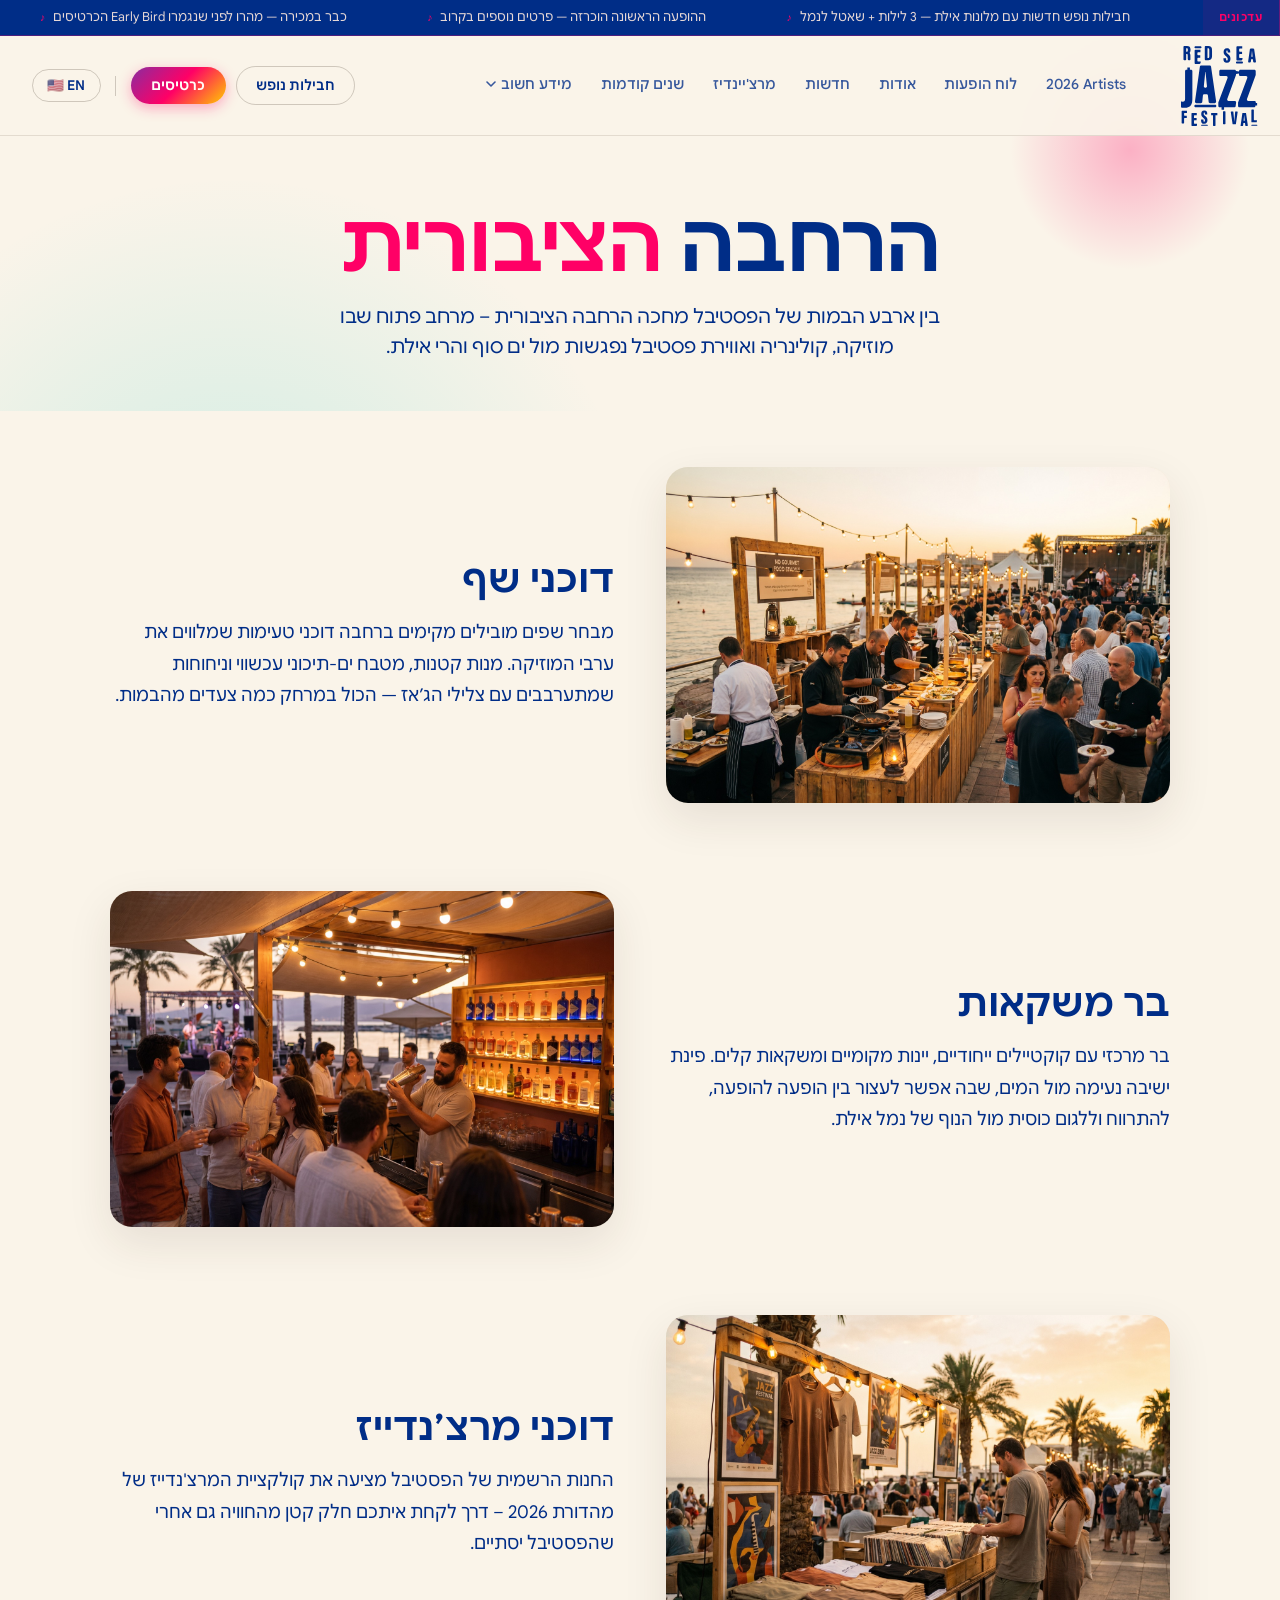
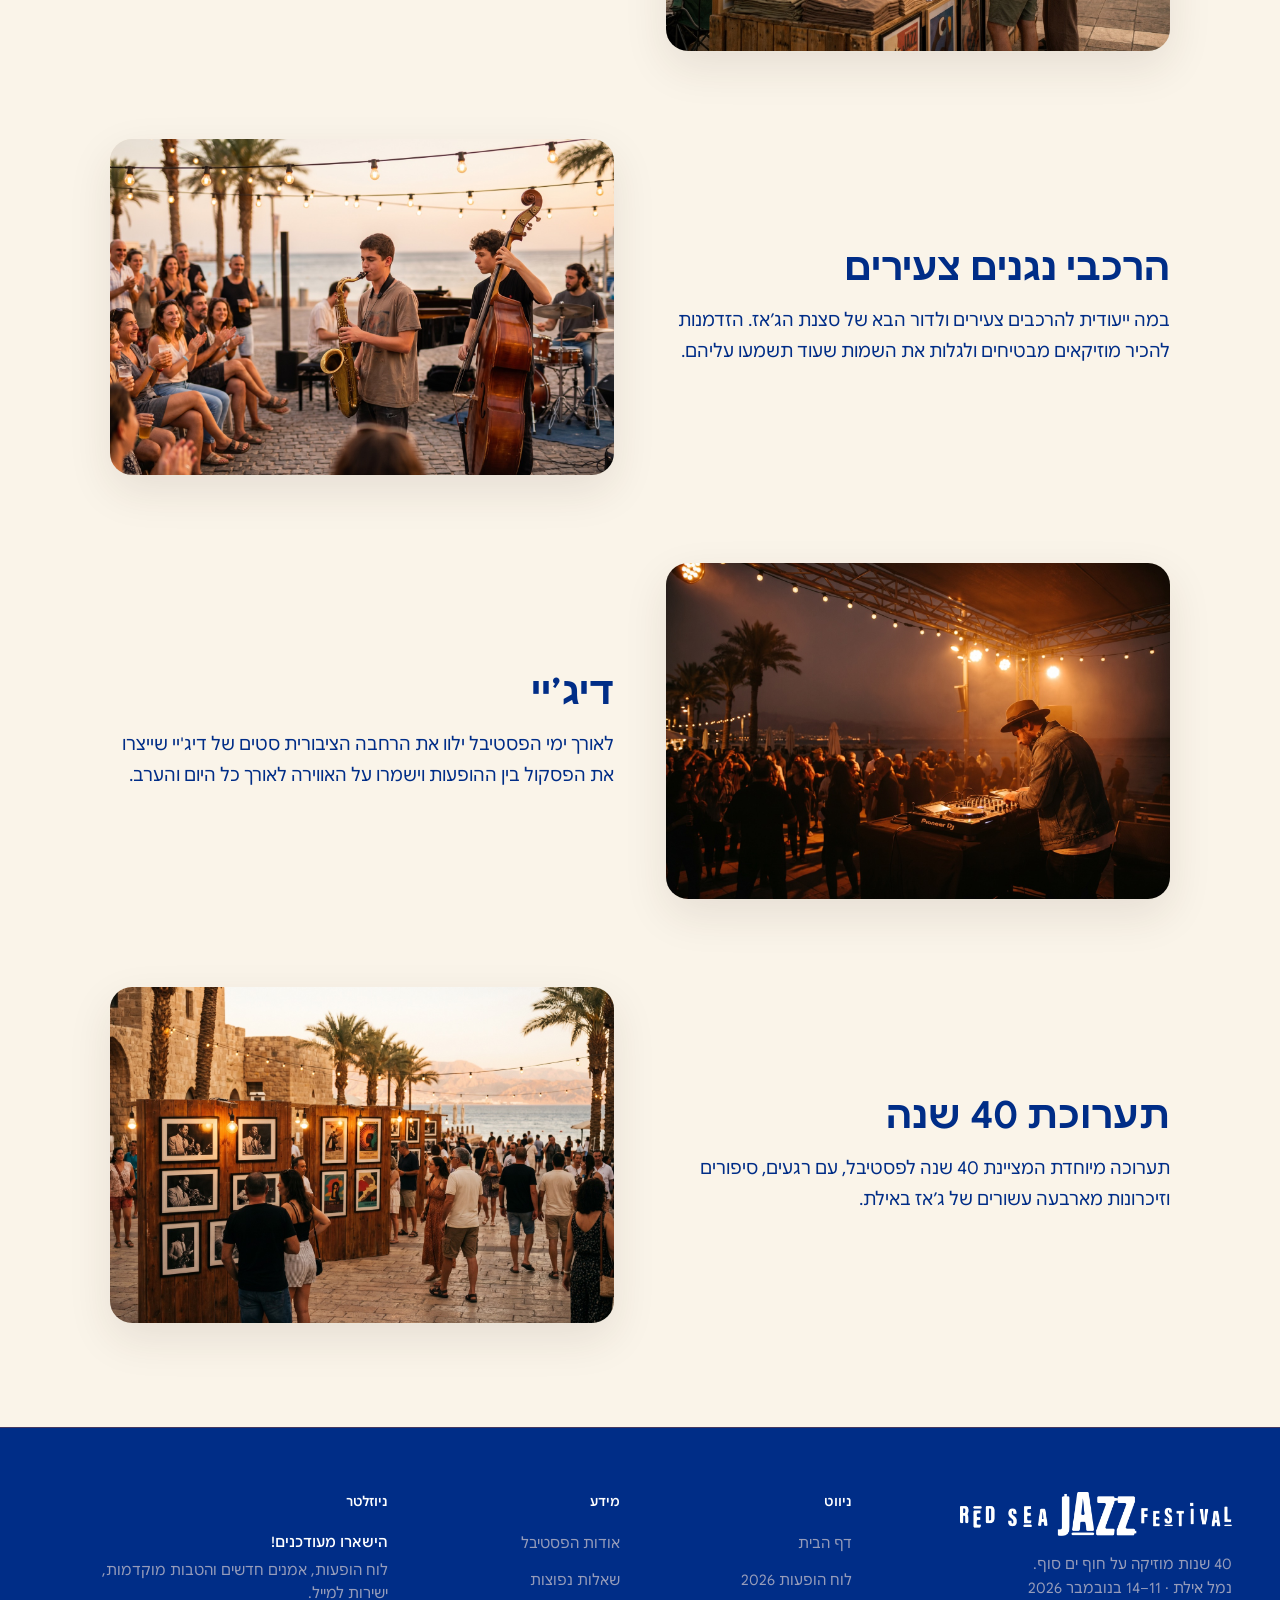
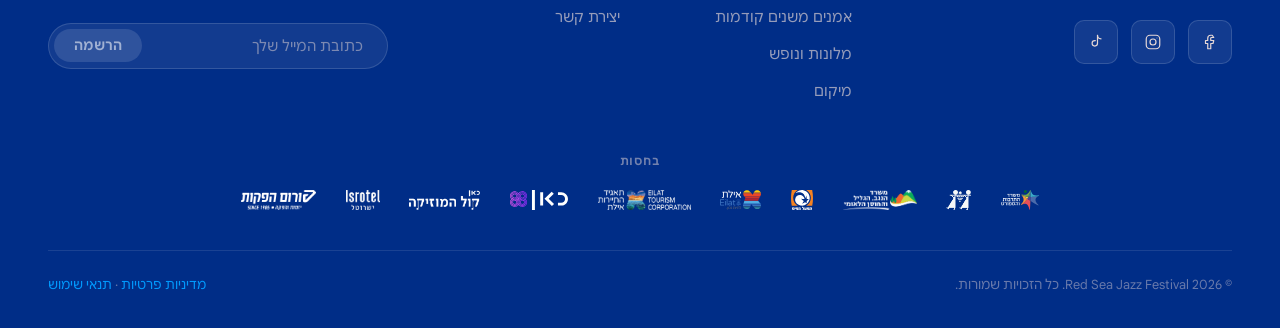
<file: plaza.html>
<!DOCTYPE html>
<html lang="he" dir="rtl">
<head>
  <meta charset="UTF-8" />
  <meta name="viewport" content="width=device-width, initial-scale=1.0" />
  <title>הרחבה הציבורית · Red Sea Jazz Festival</title>
  <meta name="description" content="הרחבה הציבורית של פסטיבל ג'אז ים סוף — דוכני שף, בר משקאות, מרצ'נדייז, הרכבי נגנים צעירים, דיג'ייז ותערוכת 40 שנה, במרחב ציבורי תוסס בנמל אילת." />
  <meta name="keywords" content="Red Sea Jazz Festival, רחבה ציבורית, דוכני שף, בר, מרצ'נדייז, אילת, 2026" />
  <meta property="og:title" content="הרחבה הציבורית · Red Sea Jazz Festival" />
  <meta property="og:description" content="הלב הפועם של הפסטיבל — אוכל, שתייה, אמנות ומוזיקה נפגשים בין ההופעות על רקע מימי נמל אילת." />
  <meta property="og:type" content="website" />
  <meta property="og:image" content="./Graphig assets/og-image.jpg" />
  <meta property="og:locale" content="he_IL" />
  <meta property="og:site_name" content="Red Sea Jazz Festival" />
  <meta name="theme-color" content="#FF0066" />
  <meta name="msapplication-TileColor" content="#FF0066" />
  <link rel="icon" type="image/x-icon" href="./favicon.ico" />
  <link rel="icon" type="image/png" sizes="16x16" href="./favicon-16x16.png" />
  <link rel="icon" type="image/png" sizes="32x32" href="./favicon-32x32.png" />
  <link rel="apple-touch-icon" sizes="180x180" href="./apple-touch-icon.png" />
  <link rel="manifest" href="./site.webmanifest" />
  <link rel="preconnect" href="https://fonts.googleapis.com" />
  <link rel="preconnect" href="https://fonts.gstatic.com" crossorigin />
  <link href="https://fonts.googleapis.com/css2?family=Hepta+Slab:wght@100;300;400;500;700;900&family=Noto+Sans+Hebrew:wght@300;400;500;700;900&display=swap" rel="stylesheet" />
  <style>
    /* ─── Google Sans (self-hosted, per-script via unicode-range: Hebrew + Latin/numbers) ─── */
    @font-face {
      font-family: 'Google Sans';
      src: url('./Graphig assets/fonts/GoogleSansHebrew-Variable.woff2') format('woff2-variations');
      font-weight: 400 700;
      font-style: normal;
      unicode-range: U+0590-05FF, U+FB1D-FB4F;
      font-display: swap;
    }
    @font-face {
      font-family: 'Google Sans';
      src: url('./Graphig assets/fonts/GoogleSansHebrew-Italic-Variable.woff2') format('woff2-variations');
      font-weight: 400 700;
      font-style: italic;
      unicode-range: U+0590-05FF, U+FB1D-FB4F;
      font-display: swap;
    }
    @font-face {
      font-family: 'Google Sans';
      src: url('./Graphig assets/fonts/GoogleSansLatin-Variable.woff2') format('woff2-variations');
      font-weight: 400 700;
      font-style: normal;
      unicode-range: U+0020-007E, U+00A0-00FF, U+2010-2011, U+2013-2015, U+2018-201A, U+201C-201E, U+2022, U+2026, U+2030, U+2032-2033, U+2039-203A, U+2044, U+20AA, U+20AC, U+2190, U+2192, U+21C4, U+2212, U+2248, U+25CF, U+2713;
      font-display: swap;
    }
    @font-face {
      font-family: 'Google Sans';
      src: url('./Graphig assets/fonts/GoogleSansLatin-Italic-Variable.woff2') format('woff2-variations');
      font-weight: 400 700;
      font-style: italic;
      unicode-range: U+0020-007E, U+00A0-00FF, U+2010-2011, U+2013-2015, U+2018-201A, U+201C-201E, U+2022, U+2026, U+2030, U+2032-2033, U+2039-203A, U+2044, U+20AA, U+20AC, U+2190, U+2192, U+21C4, U+2212, U+2248, U+25CF, U+2713;
      font-display: swap;
    }

    /* ─── RESET & BASE ─────────────────────────────────────────── */
    *, *::before, *::after { box-sizing: border-box; margin: 0; padding: 0; }

    :root {
      /* ── Light Mode palette (cream background, warm dark-brown text) ── */
      --bg:        #FAF4E9;
      --bg2:       #F3E9D6;
      --orange:    #FF0066;
      --primary:   #FF0066;
      --yellow:    #FFCC00;
      --red:       #FF0066;
      --pink:      #892CA0;
      --teal:      #0099FD;
      --warm-glow: var(--primary);
      --text:      #002D87; --text-rgb: 0,45,135;
      --muted:     #002D87; --yellow-text: #7A5C00; --teal-text: #086665; --orange-text: #C93C36; --orange-btn: #CF4943;
      --card-bg:   #FFFDF8;
      --border:    rgba(58,42,30,0.12);
      --border-strong: rgba(58,42,30,0.22);
      --btn-gradient:  linear-gradient(135deg, #892CA0, #FF0066, #FFCC00);
      --shadow:    rgba(58,42,30,0.10);
      --shadow-strong: rgba(58,42,30,0.16);
      --on-accent: #FFFDF8;
      --font:      'Google Sans', 'Hepta Slab', 'Noto Sans Hebrew', serif;
      --ticker-h:  36px;
      --nav-h:     100px;
    }
    :root:has(nav.scrolled) { --nav-h: 64px; }

    html { scroll-behavior: smooth; }
    body {
      font-family: var(--font);
      background: var(--bg);
      color: var(--text);
      line-height: 1.6;
      -webkit-font-smoothing: antialiased;
      overflow-x: hidden;
    }
    a { color: inherit; text-decoration: none; }

    /* ─── TICKER BAR ───────────────────────────────────────────── */
    .ticker-bar {
      position: fixed; top: 0; left: 0; right: 0;
      height: var(--ticker-h); z-index: 101;
      background: #002D87;
      display: flex; align-items: center;
      direction: ltr; overflow: hidden;
      border-bottom: 1px solid rgba(255,0,102,0.3);
    }
    .ticker-label {
      flex-shrink: 0; height: 100%;
      display: flex; align-items: center;
      padding: 0 1rem; font-size: 0.7rem; font-weight: 700;
      letter-spacing: 0.04em; color: var(--orange);
      background: rgba(255,0,102,0.08);
      border-right: 1px solid rgba(255,0,102,0.35);
      white-space: nowrap;
    }
    .ticker-track-wrap { flex: 1; overflow: hidden; position: relative; }
    .ticker-track {
      display: flex; gap: 0; direction: ltr;
      animation: ticker-scroll 28s linear infinite;
      will-change: transform; width: max-content;
    }
    .ticker-item {
      display: inline-flex; align-items: center; gap: 0.5rem;
      font-size: 0.78rem; color: #e6d8d6;
      padding: 0 2.5rem; white-space: nowrap;
    }
    .ticker-item::before { content: '♪'; color: var(--orange); font-size: 0.65rem; }
    @keyframes ticker-scroll { 0% { transform: translateX(0); } 100% { transform: translateX(-25%); } }
    @media (max-width: 700px) {
      :root { --ticker-h: 32px; }
      .ticker-label { padding: 0 0.7rem 0 0.9rem; font-size: 0.65rem; }
      .ticker-item { font-size: 0.73rem; padding: 0 1.8rem; }
    }

    /* ─── NAV ─────────────────────────────────────────────────── */
    nav {
      position: fixed; top: var(--ticker-h); width: 100%; z-index: 100;
      display: flex; align-items: center; height: 100px;
      background: rgba(250,244,233,0.94);
      -webkit-backdrop-filter: blur(10px); backdrop-filter: blur(10px);
      border-bottom: 1px solid var(--border);
      transition: background 0.35s, height 0.35s; overflow: hidden;
    }
    nav.scrolled {
      height: 64px; background: rgba(250,244,233,0.97);
      box-shadow: 0 2px 16px var(--shadow);
    }
    .nav-logo-tab {
      flex-shrink: 0; padding: 0.6rem 1.4rem;
      display: flex; align-items: center; justify-content: center;
      cursor: pointer; text-decoration: none;
      transition: opacity 0.2s, padding 0.35s;
    }
    .nav-logo-tab:hover { opacity: 0.75; }
    nav.scrolled .nav-logo-tab { padding: 0.25rem 1.4rem; }
    .nav-logo-img {
      height: 80px; width: auto; display: block;
      transition: height 0.35s;
    }
    nav.scrolled .nav-logo-img { height: 44px; }
    .nav-inner {
      flex: 1; display: flex; align-items: center;
      justify-content: space-between; padding: 0 2rem;
    }
    .nav-links {
      display: flex; gap: 1.8rem; list-style: none;
      font-size: 0.88rem; font-weight: 500;
    }
    .nav-links a {
      position: relative; padding-bottom: 3px;
      transition: color 0.25s; color: rgba(var(--text-rgb),0.78);
    }
    .nav-links a::after {
      content: ''; position: absolute; bottom: 0; inset-inline-end: 0;
      width: 0; height: 2px;
      background: linear-gradient(90deg, var(--primary), var(--primary));
      transition: width 0.3s;
    }
    .nav-links a:hover, .nav-links a.active {
      background: linear-gradient(90deg, var(--primary), var(--primary));
      -webkit-background-clip: text; background-clip: text; color: transparent;
    }
    .nav-links a:hover::after, .nav-links a.active::after { width: 100%; }
    .nav-links a.active { font-weight: 700; }
    /* ── Nav dropdown: "מידע חשוב" — הקישור היחיד בטול-בר עם תת-תפריט (3 בנים) ── */
    .nav-drop { position: relative; }
    .nav-drop-toggle {
      display: flex; align-items: center; gap: 0.35rem;
      background: none; border: none; padding: 0 0 3px; margin: 0;
      font: inherit; font-size: inherit; font-weight: 500;
      color: rgba(var(--text-rgb),0.78); cursor: pointer; position: relative;
    }
    .nav-drop-toggle::after {
      content: ''; position: absolute; bottom: 0; inset-inline-end: 0;
      width: 0; height: 2px;
      background: linear-gradient(90deg, var(--primary), var(--primary));
      transition: width 0.3s;
    }
    .nav-drop-toggle:hover, .nav-drop-toggle.open {
      background: linear-gradient(90deg, var(--primary), var(--primary));
      -webkit-background-clip: text; background-clip: text; color: transparent;
    }
    .nav-drop-toggle:hover::after, .nav-drop-toggle.open::after { width: 100%; }
    .nav-drop-toggle:hover .nav-drop-chevron, .nav-drop-toggle.open .nav-drop-chevron { color: var(--orange); }
    .nav-drop-chevron { transition: transform 0.25s; flex-shrink: 0; }
    .nav-drop-toggle.open .nav-drop-chevron { transform: rotate(180deg); }

    /* הפאנל מנותק ל-body ב-JS (portal) כדי לא להיחתך ע"י overflow:hidden של ה-nav */
    .nav-drop-panel {
      display: none; flex-direction: column;
      position: fixed; z-index: 150;
      background: #FAF4E9; border: 1px solid var(--border);
      border-radius: 14px; box-shadow: 0 14px 34px var(--shadow);
      padding: 0.55rem; min-width: 215px;
    }
    .nav-drop-panel.open { display: flex; }
    .nav-drop-panel > a {
      display: flex; align-items: center; justify-content: space-between; gap: 0.6rem;
      padding: 0.6rem 0.8rem; border-radius: 8px;
      font-size: 0.87rem; font-weight: 500; color: var(--text);
      white-space: nowrap; text-align: start;
      background: none; border: none; width: 100%; cursor: pointer; font-family: inherit;
    }
    .nav-drop-panel > a:hover { background: rgba(255,0,102,0.08); color: var(--primary); }
    .nav-drop-panel > a.active { color: var(--primary); font-weight: 700; }

    .nav-actions { display: flex; align-items: center; gap: 0.6rem; flex-shrink: 0; }
    .nav-btn-primary {
      background: var(--btn-gradient); color: var(--on-accent);
      border: none; border-radius: 50px;
      padding: 0.5rem 1.3rem; font-size: 0.85rem; font-weight: 700;
      cursor: pointer; box-shadow: 0 4px 14px rgba(255,0,102,0.32);
      transition: transform 0.2s, box-shadow 0.2s;
      text-decoration: none; display: inline-block;
    }
    .nav-btn-primary:hover { transform: translateY(-2px); box-shadow: 0 6px 22px rgba(255,0,102,0.45); }
    .nav-btn-secondary {
      background: transparent; color: var(--text);
      border: 1.5px solid var(--border-strong); border-radius: 50px;
      padding: 0.48rem 1.2rem; font-size: 0.85rem; font-weight: 600;
      cursor: pointer; transition: border-color 0.2s, color 0.2s, transform 0.2s;
      text-decoration: none; display: inline-block;
    }
    .nav-btn-secondary:hover { border-color: var(--orange); color: var(--orange); transform: translateY(-2px); }
    .nav-lang-sep { width: 1px; height: 20px; flex-shrink: 0; background: var(--border-strong); margin-inline: 0.3rem; }
    .nav-btn-lang {
      background: transparent; color: var(--text);
      border: 1.5px solid var(--border-strong); border-radius: 50px;
      padding: 0.45rem 0.9rem; font-size: 0.85rem; font-weight: 600;
      cursor: pointer; display: flex; align-items: center; gap: 0.35rem;
      transition: border-color 0.2s, color 0.2s; font-family: var(--font);
    }
    .nav-btn-lang:hover { border-color: var(--orange); color: var(--primary); }
    .hamburger { display: none; flex-direction: column; gap: 5px; cursor: pointer; border: none; background: transparent; }
    .hamburger span { width: 24px; height: 2px; background: var(--text); border-radius: 2px; transition: 0.3s; }
    /* תפריט פתוח: שני הפסים החיצוניים מסתובבים ל-X, האמצעי נעלם */
    .hamburger[aria-expanded="true"] span:nth-child(1) { transform: translateY(7px) rotate(45deg); }
    .hamburger[aria-expanded="true"] span:nth-child(2) { opacity: 0; }
    .hamburger[aria-expanded="true"] span:nth-child(3) { transform: translateY(-7px) rotate(-45deg); }
    /* מוסתרים כברירת מחדל (דסקטופ); נחשפים/ממוקמים בתוך המדיה קוורי של מובייל למטה */
    .nav-link-mobile-flat, .nav-mobile-menu-actions { display: none; }
    /* עטיפת הפאנל שקופה לחלוטין בדסקטופ — לא משפיעה על ה-flex של nav-inner */
    .mobile-menu-panel { display: contents; }
    @media (max-width: 900px) {
      /* טולבר מקופל: גריד 3 עמודות — המבורגר צמוד לשוליים הימניים, הלוגו במרכז,
         כרטיסים צמוד לשוליים השמאליים. nav-inner/nav-actions הופכים ל-display:contents
         כדי שהילדים שלהם (hamburger/tickets) ישתתפו ישירות בגריד של ה-nav. */
      nav { display: grid; grid-template-columns: 1fr auto 1fr; padding-inline: 16px; }
      .nav-inner { display: contents; padding: 0; }
      .nav-actions { display: contents; }
      .nav-links { display: none; }
      .nav-btn-secondary { display: none; }
      .nav-logo-tab { grid-column: 2; grid-row: 1; justify-self: center; padding: 0.5rem 1rem; }
      /* לוגו במצב התחלתי (לא-scrolled) במובייל — מעט גדול יותר מברירת המחדל
         הישנה (48px), עדיין קטן משמעותית מהדסקטופ (80px). nav.scrolled ממשיך
         לכווץ ל-44px כרגיל, בלי קשר לגודל הזה. */
      .nav-logo-img { height: 56px; }
      .hamburger { display: flex; grid-column: 1; grid-row: 1; justify-self: start; }
      /* כפתור הכרטיסים של הטולבר הקבוע: יושב בעמודה השלישית (הפנויה
         כש-hamburger=col1 ו-logo=col2), צמוד לשוליים השמאליים. כשהתפריט
         נפתח מוחלף ע"י הגרסה שבתוך .nav-mobile-menu-actions (למטה). */
      .nav-actions > .nav-btn-primary { grid-column: 3; grid-row: 1; justify-self: end; }
      body.mobile-nav-open .nav-actions > .nav-btn-primary { display: none; }
      /* כפתור ה-EN של הדסקטופ (בתוך nav-actions) לא מקבל grid-column ייעודי —
         מסתירים אותו במובייל כדי שלא יישאר "תקוע" כפריט גריד בלי מיקום; הגרסה
         המובילית שלו עברה ל-.nav-mobile-menu-actions. */
      .nav-lang-sep, .nav-actions > #langBtn { display: none; }
      /* "מידע חשוב": בדסקטופ dropdown, במובייל שטוח — 3 קישורים נפרדים
         באותה שורה אחד-מתחת-לשני כמו שאר קישורי התפריט. */
      #navInfoDrop { display: none; }
      .nav-link-mobile-flat { display: block; }
      /* פאנל התפריט הפתוח: מתחיל בדיוק מתחת ל-nav (שלא זז בין פתוח/סגור —
         לכן ההמבורגר/X נשאר באותו מיקום). סטריפ העדכונים נשאר fixed במיקומו
         המקורי (top:0, מעל ה-nav) גם כשהתפריט פתוח — לא זז ולא מתנתק. */
      .mobile-menu-panel.open {
        display: flex; flex-direction: column;
        position: fixed; inset: 0; top: calc(var(--ticker-h) + var(--nav-h));
        background: rgba(250,244,233,0.98); -webkit-backdrop-filter: blur(10px); backdrop-filter: blur(10px);
        z-index: 99;
        overflow-y: auto; -webkit-overflow-scrolling: touch; overscroll-behavior: contain;
      }
      .mobile-menu-panel.open .nav-links {
        display: flex; flex-direction: column;
        padding: 2rem; gap: 1.5rem; font-size: 1.2rem;
      }
      /* פס הגלילה של הפאנל שקוף כברירת מחדל ומופיע רק בזמן גלילה בפועל
         (מחלקת .scrolling מתווספת/מוסרת ע"י JS) — לא נשאר צבוע כל הזמן. */
      .mobile-menu-panel.open::-webkit-scrollbar-thumb { background: transparent; transition: background 0.25s; }
      .mobile-menu-panel.open.scrolling::-webkit-scrollbar-thumb { background: var(--orange); }
      /* כרטיסים + שפה בזמן שהתפריט פתוח: יושבים ב-nav עצמו (לא ב-.nav-links)
         כדי לא לרשת את עיצוב .nav-links a — 16px מהשוליים השמאליים (padding-inline
         של ה-nav), אותה שורה כמו כפתור ה-X. */
      .nav-mobile-menu-actions {
        display: none; align-items: center; gap: 0.6rem;
        grid-column: 3; grid-row: 1; justify-self: end;
      }
      body.mobile-nav-open .nav-mobile-menu-actions { display: flex; }
      /* תפריט פתוח: הלוגו מוסתר, במקומו כרטיסים+שפה (.nav-mobile-menu-actions) */
      body.mobile-nav-open .nav-logo-tab { display: none; }
    }

    /* ─── PAGE HERO (cream, Light Mode — decorative glows, dark title) ─── */
    .page-hero {
      position: relative;
      overflow: hidden;
      padding-top: calc(var(--ticker-h) + var(--nav-h) + 64px);
      padding-bottom: 48px;
      display: flex; align-items: center; justify-content: center;
      background: var(--bg);
    }
    @media (max-width: 700px) {
      /* מובייל: גובה באנר אחיד (260px תוכן) לכל דפי הבאנר באתר, מלבד לוח ההופעות —
         מוחלף ממודל padding-based למודל height מפורש כמו שאר הדפים */
      .page-hero {
        height: calc(260px + var(--ticker-h) + var(--nav-h));
        padding-top: calc(var(--ticker-h) + var(--nav-h));
        padding-bottom: 0;
      }
    }
    .page-hero-glow {
      position: absolute; pointer-events: none;
      border-radius: 50%; z-index: 0;
    }
    .page-hero-glow-orange {
      top: 20px; inset-inline-start: 20px; width: 260px; height: 260px;
      background: radial-gradient(circle, rgba(255,0,102,0.28) 0%, transparent 65%);
    }
    .page-hero-glow-teal {
      top: 140px; inset-inline-end: -220px; width: 900px; height: 900px;
      background: radial-gradient(circle, rgba(0,200,200,0.18) 0%, transparent 65%);
    }
    .page-hero-content {
      position: relative; z-index: 2;
      display: flex; flex-direction: column;
      gap: 14px; align-items: center; text-align: center;
      padding-inline: 24px;
    }
    .page-hero-title {
      display: flex; align-items: baseline; gap: 20px; justify-content: center;
      font-size: clamp(2.6rem, 7vw, 5rem);
      font-weight: 900; color: var(--text);
      line-height: 1.1; letter-spacing: -1px;
    }
    .page-hero-title-he { font-family: 'Google Sans', 'Hepta Slab', 'Noto Sans Hebrew', sans-serif; }
    .page-hero-title-accent {
      background: linear-gradient(135deg, var(--orange), var(--red));
      -webkit-background-clip: text; background-clip: text;
      -webkit-text-fill-color: transparent;
    }
    .page-hero-sub {
      font-family: 'Google Sans', 'Hepta Slab', 'Noto Sans Hebrew', sans-serif;
      font-size: clamp(1rem, 2.4vw, 1.1875rem); font-weight: 400;
      color: var(--muted); line-height: 1.6; max-width: 620px;
    }

    /* ─── PLAZA BODY — סקשנים לסירוגין (תמונה + טקסט) ─── */
    .plaza-body {
      padding: 56px 0 104px;
      display: flex; flex-direction: column; align-items: center;
    }
    .plaza-column {
      width: 1060px; max-width: calc(100% - 48px);
      display: flex; flex-direction: column; gap: 88px;
    }
    .plaza-row {
      display: grid; grid-template-columns: 1fr 1fr;
      gap: 52px; align-items: center;
    }
    /* תמונה */
    .plaza-row-media {
      border-radius: 22px; overflow: hidden;
      aspect-ratio: 3 / 2;
      box-shadow: 0 16px 44px var(--shadow);
      background: var(--bg2);
    }
    .plaza-row-media img {
      width: 100%; height: 100%; object-fit: cover; display: block;
      transition: transform 0.6s ease;
    }
    .plaza-row:hover .plaza-row-media img { transform: scale(1.045); }
    /* טקסט */
    .plaza-row-text {
      display: flex; flex-direction: column;
      align-items: flex-start; gap: 16px;
    }
    .plaza-row-title {
      font-family: 'Google Sans', 'Hepta Slab', 'Noto Sans Hebrew', sans-serif;
      font-size: clamp(1.7rem, 3.4vw, 2.35rem);
      font-weight: 900; color: var(--text); line-height: 1.15;
    }
    .plaza-row-desc {
      font-family: 'Google Sans', 'Hepta Slab', 'Noto Sans Hebrew', sans-serif;
      font-size: clamp(1rem, 2vw, 1.1rem); font-weight: 400;
      color: var(--muted); line-height: 1.78;
    }
    /* היפוך לסירוגין — בשורות זוגיות התמונה עוברת שמאלה */
    .plaza-row:nth-child(even) .plaza-row-media { order: 2; }
    .plaza-row:nth-child(even) .plaza-row-text  { order: 1; }

    @media (max-width: 860px) {
      .plaza-body { padding: 40px 0 72px; }
      .plaza-column { gap: 60px; }
      .plaza-row { grid-template-columns: 1fr; gap: 22px; }
      .plaza-row .plaza-row-media { order: -1 !important; }
      .plaza-row .plaza-row-text  { order: 0 !important; }
    }
      /* טלפונים קטנים מאוד (~≤400px): ה-toolbar (לוגו + כפתור כרטיסים + EN + המבורגר)
       צר מדי לכל האלמנטים במידותיהם הרגילות — הם נדחקים החוצה משמאל וה-nav
       (overflow:hidden) חותך את ההמבורגר לגמרי. מצמצמים padding/gap/font כדי
       שהכול יישאר בתוך הרוחב הזמין. */
    @media (max-width: 400px) {
      .nav-logo-tab { padding: 0.4rem 0.6rem; }
      .nav-inner { padding: 0 0.5rem; }
      .nav-btn-primary { padding: 0.5rem 0.8rem; font-size: 0.78rem; }
      /* מגדיל את שטח המגע ל-~44×44px בלי לשנות את הפריסה החזותית (padding מתקזז ע"י margin שלילי זהה).
         סימטרי — ההמבורגר יושב לבדו בקצה עמודת הגריד הימנית, אין יותר כפתור EN צמוד אליו. */
      .hamburger { padding: 14px; margin: -14px; }
    }
</style>
</head>
<body>

  <!-- ── TICKER BAR ── -->
  <div class="ticker-bar" role="status" aria-live="off" aria-label="עדכוני פסטיבל">
    <div class="ticker-track-wrap">
      <div class="ticker-track" id="tickerTrack">
        <span class="ticker-item">הכרטיסים Early Bird כבר במכירה — מהרו לפני שנגמרו</span>
        <span class="ticker-item">ההופעה הראשונה הוכרזה — פרטים נוספים בקרוב</span>
        <span class="ticker-item">חבילות נופש חדשות עם מלונות אילת — 3 לילות + שאטל לנמל</span>
        <span class="ticker-item">11–14 בנובמבר 2026 · נמל אילת · 40 שנות פסטיבל ג׳אז ים סוף</span>
        <span class="ticker-item">הכרטיסים Early Bird כבר במכירה — מהרו לפני שנגמרו</span>
        <span class="ticker-item">ההופעה הראשונה הוכרזה — פרטים נוספים בקרוב</span>
        <span class="ticker-item">חבילות נופש חדשות עם מלונות אילת — 3 לילות + שאטל לנמל</span>
        <span class="ticker-item">11–14 בנובמבר 2026 · נמל אילת · 40 שנות פסטיבל ג׳אז ים סוף</span>
        <span class="ticker-item">הכרטיסים Early Bird כבר במכירה — מהרו לפני שנגמרו</span>
        <span class="ticker-item">ההופעה הראשונה הוכרזה — פרטים נוספים בקרוב</span>
        <span class="ticker-item">חבילות נופש חדשות עם מלונות אילת — 3 לילות + שאטל לנמל</span>
        <span class="ticker-item">11–14 בנובמבר 2026 · נמל אילת · 40 שנות פסטיבל ג׳אז ים סוף</span>
      </div>
    </div>
    <span class="ticker-label">עדכונים</span>
  </div>

  <!-- ── NAV ── -->
  <nav id="navbar">
    <a class="nav-logo-tab" href="./index.html">
      <img src="State=Vertical.svg?v=3" alt="Red Sea Jazz Festival" class="nav-logo-img" width="77" height="80" />
    </a>
    <div class="nav-inner">
      <div class="mobile-menu-panel" id="mobileMenuPanel">
      <ul class="nav-links" id="navLinks">
        <li class="nav-link-mobile-flat"><a href="./index.html" data-he="דף הבית" data-en="Home">דף הבית</a></li>
        <li><a href="./index.html#artist-lineup-text" data-he="2026 Artists" data-en="2026 Artists" dir="ltr">2026 Artists</a></li>
        <li><a href="./lineup.html" data-he="לוח הופעות" data-en="Schedule">לוח הופעות</a></li>
        <li class="nav-link-mobile-flat"><a href="https://www.hotels.com/" target="_blank" rel="noopener" data-he="חבילות לינה" data-en="Stay Packages">חבילות לינה</a></li>
        <li><a href="./about.html" data-he="אודות" data-en="About">אודות</a></li>
        <li><a href="./index.html#news" data-he="חדשות" data-en="News">חדשות</a></li>
        <li><a href="./merch.html" data-he="מרצ'יינדיז" data-en="Merch">מרצ'יינדיז</a></li>
        <li><a href="./past-artists.html" data-he="שנים קודמות" data-en="Past Artists">שנים קודמות</a></li>
        <li class="nav-drop" id="navInfoDrop">
          <button type="button" class="nav-drop-toggle" id="navDropBtn" aria-haspopup="true" aria-expanded="false" onclick="toggleNavDrop(event)" data-he="מידע חשוב" data-en="Important Info">
            מידע חשוב
            <svg class="nav-drop-chevron" width="10" height="6" viewBox="0 0 10 6" fill="none" aria-hidden="true"><path d="M1 1l4 4 4-4" stroke="currentColor" stroke-width="1.6" stroke-linecap="round" stroke-linejoin="round"/></svg>
          </button>
          <div class="nav-drop-panel" id="navDropPanel">
            <!-- הסעות: לינק חיצוני placeholder — יש לעדכן כשיתקבל קישור סופי -->
            <a href="#" data-he="הסעות" data-en="Shuttles">הסעות</a>
            <a href="./faq.html" data-he="שאלות נפוצות" data-en="FAQ">שאלות נפוצות</a>
            <a href="./contact.html" data-he="יצירת קשר" data-en="Contact">יצירת קשר</a>
          </div>
        </li>
        <li class="nav-link-mobile-flat"><a href="#" data-he="הסעות" data-en="Shuttles">הסעות</a></li>
        <li class="nav-link-mobile-flat"><a href="./faq.html" data-he="שאלות נפוצות" data-en="FAQ">שאלות נפוצות</a></li>
        <li class="nav-link-mobile-flat"><a href="./contact.html" data-he="יצירת קשר" data-en="Contact">יצירת קשר</a></li>
      </ul>
      </div>
      <div class="nav-actions">
        <a class="nav-btn-secondary" data-he="חבילות נופש" data-en="Stay Packages"
          href="./index.html#hotels" rel="noopener">חבילות נופש</a>
        <a class="nav-btn-primary" data-he="כרטיסים" data-en="Tickets"
          href="https://www.ticketmaster.co.il/homepage/ALL/iw" target="_blank" rel="noopener">כרטיסים</a>
        <div class="nav-lang-sep"></div>
        <button class="nav-btn-lang" id="langBtn" onclick="switchLang()">🇺🇸 EN</button>
        <button class="hamburger" id="hamburger" aria-label="תפריט ניווט" aria-expanded="false" onclick="toggleMenu()">
          <span></span><span></span><span></span>
        </button>
      </div>
    </div>

    <div class="nav-mobile-menu-actions" id="navMobileMenuActions">
      <a class="nav-btn-primary" data-he="כרטיסים" data-en="Tickets" href="https://www.ticketmaster.co.il/homepage/ALL/iw" target="_blank" rel="noopener">כרטיסים</a>
      <button class="nav-btn-lang" id="langBtnMobile" onclick="switchLang()">🇺🇸 EN</button>
    </div>

  </nav>

  <!-- ── PAGE HERO ── -->
  <header class="page-hero">
    <div class="page-hero-glow page-hero-glow-orange" aria-hidden="true"></div>
    <div class="page-hero-glow page-hero-glow-teal" aria-hidden="true"></div>
    <div class="page-hero-content">
      <h1 class="page-hero-title">
        <span class="page-hero-title-he">הרחבה <span class="page-hero-title-accent">הציבורית</span></span>
      </h1>
      <p class="page-hero-sub">בין ארבע הבמות של הפסטיבל מחכה הרחבה הציבורית – מרחב פתוח שבו מוזיקה, קולינריה ואווירת פסטיבל נפגשות מול ים סוף והרי אילת.</p>
    </div>
  </header>

  <!-- ── PLAZA BODY ── -->
  <main class="plaza-body">
    <div class="plaza-column">

      <!-- 1 · דוכני שף -->
      <section class="plaza-row">
        <div class="plaza-row-media">
          <img src="./Graphig assets/plaza/plaza-chef.jpg" alt="דוכני שף ברחבה הציבורית" width="1200" height="800" loading="lazy" />
        </div>
        <div class="plaza-row-text">
          <h2 class="plaza-row-title">דוכני שף</h2>
          <p class="plaza-row-desc">מבחר שפים מובילים מקימים ברחבה דוכני טעימות שמלווים את ערבי המוזיקה. מנות קטנות, מטבח ים-תיכוני עכשווי וניחוחות שמתערבבים עם צלילי הג׳אז — הכול במרחק כמה צעדים מהבמות.</p>
        </div>
      </section>

      <!-- 2 · בר משקאות -->
      <section class="plaza-row">
        <div class="plaza-row-media">
          <img src="./Graphig assets/plaza/plaza-bar.jpg" alt="בר משקאות ברחבה הציבורית" width="1200" height="800" loading="lazy" />
        </div>
        <div class="plaza-row-text">
          <h2 class="plaza-row-title">בר משקאות</h2>
          <p class="plaza-row-desc">בר מרכזי עם קוקטיילים ייחודיים, יינות מקומיים ומשקאות קלים. פינת ישיבה נעימה מול המים, שבה אפשר לעצור בין הופעה להופעה, להתרווח וללגום כוסית מול הנוף של נמל אילת.</p>
        </div>
      </section>

      <!-- 3 · דוכני מרצ'נדייז -->
      <section class="plaza-row">
        <div class="plaza-row-media">
          <img src="./Graphig assets/plaza/plaza-merch.jpg" alt="דוכני מרצ׳נדייז ברחבה הציבורית" width="1200" height="800" loading="lazy" />
        </div>
        <div class="plaza-row-text">
          <h2 class="plaza-row-title">דוכני מרצ׳נדייז</h2>
          <p class="plaza-row-desc">החנות הרשמית של הפסטיבל מציעה את קולקציית המרצ'נדייז של מהדורת 2026 – דרך לקחת איתכם חלק קטן מהחוויה גם אחרי שהפסטיבל יסתיים.</p>
        </div>
      </section>

      <!-- 4 · הרכבי נגנים צעירים -->
      <section class="plaza-row">
        <div class="plaza-row-media">
          <img src="./Graphig assets/plaza/plaza-young.jpg" alt="הרכבי נגנים צעירים ברחבה הציבורית" width="1200" height="800" loading="lazy" />
        </div>
        <div class="plaza-row-text">
          <h2 class="plaza-row-title">הרכבי נגנים צעירים</h2>
          <p class="plaza-row-desc">במה ייעודית להרכבים צעירים ולדור הבא של סצנת הג׳אז. הזדמנות להכיר מוזיקאים מבטיחים ולגלות את השמות שעוד תשמעו עליהם.</p>
        </div>
      </section>

      <!-- 5 · דיג'יי -->
      <section class="plaza-row">
        <div class="plaza-row-media">
          <img src="./Graphig assets/plaza/plaza-dj.jpg" alt="דיג׳יי ברחבה הציבורית" width="1200" height="800" loading="lazy" />
        </div>
        <div class="plaza-row-text">
          <h2 class="plaza-row-title">דיג׳יי</h2>
          <p class="plaza-row-desc">לאורך ימי הפסטיבל ילוו את הרחבה הציבורית סטים של דיג'יי שייצרו את הפסקול בין ההופעות וישמרו על האווירה לאורך כל היום והערב.</p>
        </div>
      </section>

      <!-- 6 · תערוכת 40 שנה -->
      <section class="plaza-row">
        <div class="plaza-row-media">
          <img src="./Graphig assets/plaza/plaza-exhibition.jpg" alt="תערוכת 40 שנה לפסטיבלים ברחבה הציבורית" width="1200" height="800" loading="lazy" />
        </div>
        <div class="plaza-row-text">
          <h2 class="plaza-row-title">תערוכת 40 שנה</h2>
          <p class="plaza-row-desc">תערוכה מיוחדת המציינת 40 שנה לפסטיבל, עם רגעים, סיפורים וזיכרונות מארבעה עשורים של ג׳אז באילת.</p>
        </div>
      </section>

    </div>
  </main>

  <!-- ── FOOTER (injected by footer.js) ── -->
  <footer id="site-footer"></footer>
  <script src="./footer.js?v=2"></script>

  <script>
    // Nav scroll shrink
    const navbar = document.getElementById('navbar');
    window.addEventListener('scroll', function() {
      if (window.scrollY > 40) {
        navbar.classList.add('scrolled');
        document.documentElement.style.setProperty('--nav-h', '64px');
      } else {
        navbar.classList.remove('scrolled');
        document.documentElement.style.setProperty('--nav-h', '100px');
      }
    }, { passive: true });

    // Mobile menu toggle
    function toggleMenu() {
      const hb = document.getElementById('hamburger');
      const panel = document.getElementById('mobileMenuPanel');
      const isOpen = panel?.classList.contains('open');
      if (hb) hb.setAttribute('aria-expanded', isOpen ? 'false' : 'true');
      if (!panel) return;
      if (!isOpen) {
        // פתיחה: ה-nav מכיל overflow:hidden + backdrop-filter (שיוצר containing block
        // ל-position:fixed) — זה חותך את תפריט המובייל המסך-מלא. לכן מנתקים זמנית ל-body.
        // סטריפ העדכונים (.ticker-bar) לא זז ולא מתנתק — הוא נשאר fixed במיקומו
        // המקורי מעל ה-nav תמיד, גם כשהתפריט פתוח.
        if (panel.parentElement !== document.body) {
          panel.__origParent = panel.parentElement;
          panel.__origNext = panel.nextSibling;
          document.body.appendChild(panel);
        }
        panel.classList.add('open');
        document.body.classList.add('mobile-nav-open');
        document.documentElement.style.overflow = 'hidden';
        document.body.style.overflow = 'hidden';
        // פס הגלילה הכתום מופיע רק בזמן גלילה בפועל בתוך הפאנל, ונעלם
        // כמה רגעים אחרי שהגלילה נעצרת (לא נשאר צבוע כל הזמן על המסך).
        if (!panel.__scrollListenerAttached) {
          panel.__scrollListenerAttached = true;
          panel.addEventListener('scroll', () => {
            panel.classList.add('scrolling');
            clearTimeout(panel.__scrollHideTimer);
            panel.__scrollHideTimer = setTimeout(() => panel.classList.remove('scrolling'), 800);
          }, { passive: true });
        }
      } else {
        panel.classList.remove('open');
        closeNavDrop();
        if (panel.__origParent) {
          panel.__origParent.insertBefore(panel, panel.__origNext);
        }
        document.body.classList.remove('mobile-nav-open');
        document.documentElement.style.overflow = '';
        document.body.style.overflow = '';
      }
    }

    // לחיצה על קישור ניווט בתוך התפריט הנייד הפתוח (למשל "ליין אפ") סוגרת
    // אותו — בלעדי זה, גלילת עוגן באותו עמוד (כמו #artist-lineup-text)
    // מתבצעת בפועל אבל נשארת מוסתרת מתחת לפאנל שנשאר פתוח, ונראית כאילו
    // הלחיצה "לא מובילה לשום מקום".
    document.getElementById('mobileMenuPanel')?.addEventListener('click', function(e) {
      if (e.target.closest('a[href]') && document.body.classList.contains('mobile-nav-open')) {
        toggleMenu();
      }
    });

    // ── תפריט "מידע חשוב" (dropdown יחיד ברמה אחת) ─────────────────
    (function initNavDrop() {
      var panel = document.getElementById('navDropPanel');
      if (panel && panel.parentElement !== document.body) {
        document.body.appendChild(panel);
      }
    })();

    function positionNavDropPanel() {
      var btn = document.getElementById('navDropBtn');
      var panel = document.getElementById('navDropPanel');
      if (!btn || !panel) return;
      var r = btn.getBoundingClientRect();
      var panelWidth = panel.offsetWidth || 220;
      var right = window.innerWidth - r.right;
      right = Math.max(8, Math.min(right, window.innerWidth - panelWidth - 8));
      panel.style.top = (r.bottom + 10) + 'px';
      panel.style.right = right + 'px';
      panel.style.left = 'auto';
    }

    function toggleNavDrop(e) {
      if (e) e.stopPropagation();
      var btn = document.getElementById('navDropBtn');
      var panel = document.getElementById('navDropPanel');
      if (!btn || !panel) return;
      var willOpen = !panel.classList.contains('open');
      if (willOpen) positionNavDropPanel();
      panel.classList.toggle('open', willOpen);
      btn.classList.toggle('open', willOpen);
      btn.setAttribute('aria-expanded', willOpen ? 'true' : 'false');
    }

    function closeNavDrop() {
      var btn = document.getElementById('navDropBtn');
      var panel = document.getElementById('navDropPanel');
      if (panel) panel.classList.remove('open');
      if (btn) { btn.classList.remove('open'); btn.setAttribute('aria-expanded', 'false'); }
    }

    document.addEventListener('click', function (e) {
      var btn = document.getElementById('navDropBtn');
      var panel = document.getElementById('navDropPanel');
      if (!panel || !panel.classList.contains('open')) return;
      if (btn && btn.contains(e.target)) return;
      if (panel.contains(e.target)) return;
      closeNavDrop();
    });

    window.addEventListener('resize', function () {
      var panel = document.getElementById('navDropPanel');
      if (panel && panel.classList.contains('open')) positionNavDropPanel();
    });


    // Language switch (UI toggle, preserves Hebrew as default)
    let currentLang = 'he';
    function switchLang() {
      currentLang = currentLang === 'he' ? 'en' : 'he';
      document.querySelectorAll('.nav-btn-lang').forEach(el => {
        el.textContent = currentLang === 'he' ? '🇺🇸 EN' : '🇮🇱 HE';
      });
      document.querySelectorAll('[data-he]').forEach(el => {
        el.textContent = el.getAttribute('data-' + currentLang) || el.textContent;
      });
    }
  </script>
  <script src="./page-transitions.js"></script>
</body>
</html>
</file>
<file: page-transitions.css>
#page-overlay {
  position: fixed;
  inset: 0;
  z-index: 9998;
  background: #FAF4E9;
  pointer-events: none;
  opacity: 1;
}

@media (prefers-reduced-motion: reduce) {
  #page-overlay { display: none !important; }
}
</file>
